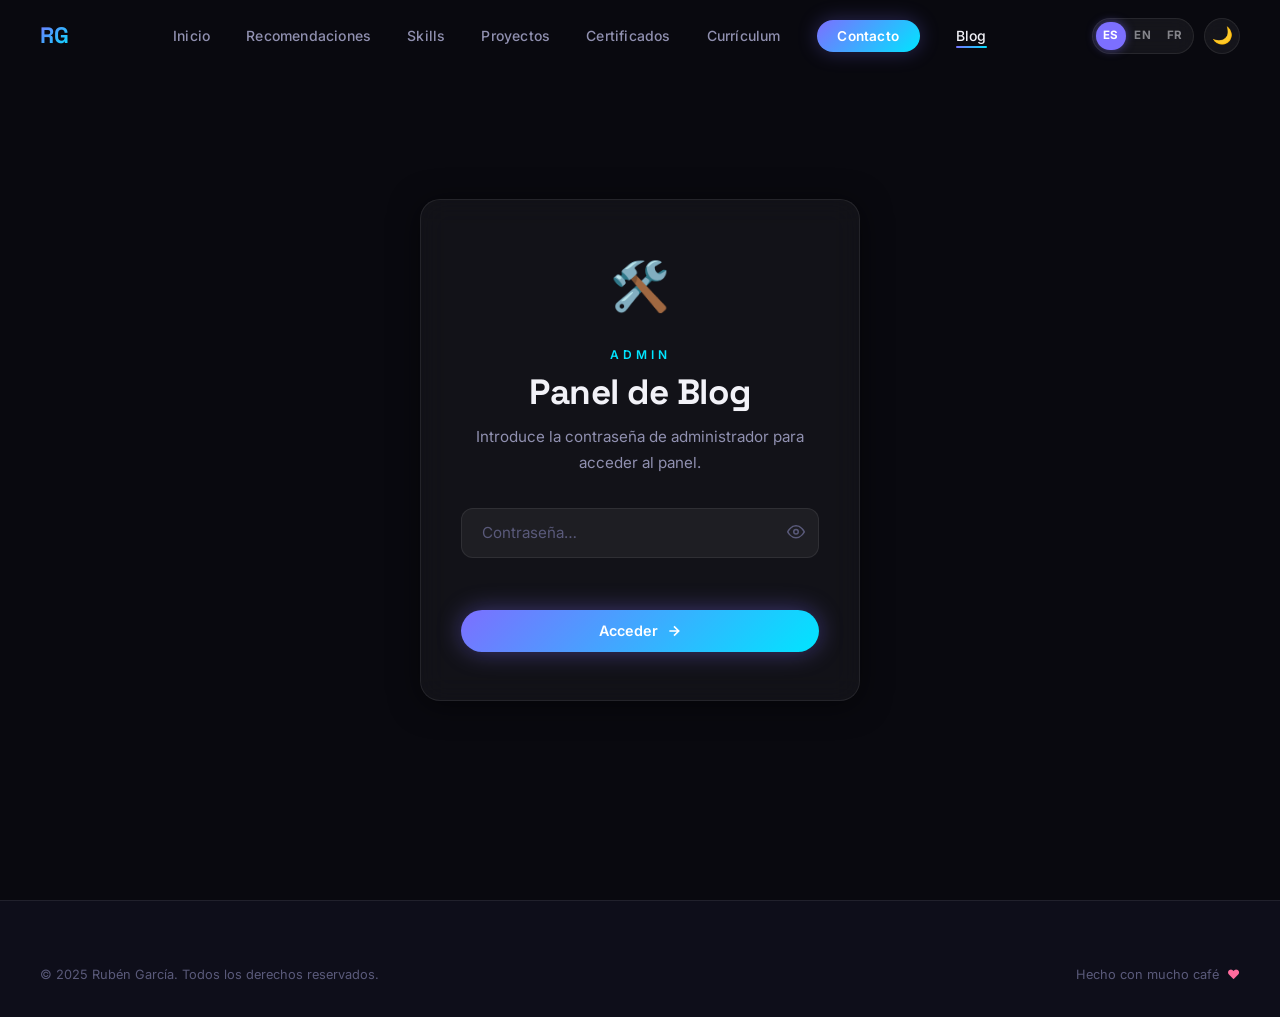
<file: blog-admin.html>
<!DOCTYPE html>
<html lang="es" data-theme="dark">
<head>
  <meta charset="UTF-8" />
  <meta name="viewport" content="width=device-width, initial-scale=1.0" />
  <meta name="description" content="Panel de administración del blog — Rubén García." />
  <title>Admin Blog — Rubén García</title>
  <link rel="stylesheet" href="css/styles.css?v=4bb4308" />
  <link rel="icon" href="data:image/svg+xml,<svg xmlns='http://www.w3.org/2000/svg' viewBox='0 0 32 32'><circle cx='16' cy='16' r='16' fill='%237c6fff'/><text y='22' x='7' font-size='18' font-family='sans-serif' fill='white'>R</text></svg>" />
  <style>
    .visibility-toggle { display:flex; gap:0.5rem; margin-top:0.4rem; }
    .vis-btn { flex:1; padding:0.55rem; border:1.5px solid var(--border); border-radius:8px; background:transparent;
      color:var(--text-secondary); cursor:pointer; font-size:0.84rem; font-weight:500; transition:all .2s; }
    .vis-btn.active           { border-color:var(--accent-purple); background:rgba(124,111,255,.15); color:var(--accent-purple); }
    .vis-btn.active-public    { border-color:var(--accent-cyan);   background:rgba(0,229,255,.12);   color:var(--accent-cyan); }
    .vis-btn.active-protected { border-color:#ff9f43; background:rgba(255,159,67,.12); color:#ff9f43; }
    .vis-btn.active-hidden    { border-color:var(--text-muted); background:rgba(90,90,122,.12); color:var(--text-muted); }
    .post-pw-field { transition:max-height .3s ease, opacity .3s; max-height:0; opacity:0; overflow:hidden; }
    .post-pw-field.visible { max-height:120px; opacity:1; }
    .admin-badge-public  { background:rgba(0,229,255,.15); color:var(--accent-cyan);  border:1px solid rgba(0,229,255,.3); }
    .admin-badge-private { background:rgba(255,107,107,.12); color:#ff6b6b; border:1px solid rgba(255,107,107,.3); }
    .admin-badge-legacy  { background:rgba(255,200,100,.12); color:#ffc864; border:1px solid rgba(255,200,100,.3); }
    .github-token-ok   { background:rgba(100,220,120,.12); color:#64dc78; border:1px solid rgba(100,220,120,.3); font-size:0.78rem; padding:0.2rem 0.7rem; border-radius:20px; }
    .github-token-none { background:rgba(255,107,107,.10); color:#ff6b6b; border:1px solid rgba(255,107,107,.3); font-size:0.78rem; padding:0.2rem 0.7rem; border-radius:20px; }
    .admin-card-collapsible .admin-card-header { cursor:pointer; user-select:none; }
    .admin-card-collapsible .admin-card-chevron { transition:transform .25s; flex-shrink:0; color:var(--text-muted); }
    .admin-card-collapsible.collapsed .admin-card-chevron { transform:rotate(-90deg); }
    .admin-card-body { display:grid; grid-template-rows:1fr; transition:grid-template-rows .3s ease; }
    .admin-card-collapsible.collapsed .admin-card-body { grid-template-rows:0fr; }
    .admin-card-body > * { overflow:hidden; }

    /* ── Markdown editor ─────────────────────────────────────── */
    .md-editor { border:1px solid var(--border); border-radius:var(--radius); transition:border-color .2s, box-shadow .2s; }
    .md-editor:focus-within { border-color:var(--accent-purple); box-shadow:0 0 0 3px rgba(124,111,255,0.15); }
    .md-toolbar {
      position:sticky; top:calc(var(--nav-height) + 4px); z-index:20;
      display:flex; align-items:center; flex-wrap:wrap; gap:0.35rem;
      padding:0.45rem 0.55rem;
      background:var(--bg-secondary);
      border-bottom:1px solid var(--border);
      border-radius:var(--radius) var(--radius) 0 0;
    }
    .md-toolbar.stuck { box-shadow:0 6px 18px rgba(0,0,0,.35); border-radius:0 0 var(--radius) var(--radius); }
    .md-group { display:flex; gap:0.15rem; }
    .md-sep { width:1px; height:22px; background:var(--border); margin:0 0.2rem; }
    .md-btn {
      display:inline-flex; align-items:center; justify-content:center;
      min-width:34px; height:32px; padding:0 0.5rem;
      border:1px solid transparent; border-radius:8px; background:transparent;
      color:var(--text-secondary); cursor:pointer; font-size:0.9rem; font-family:var(--font-body);
      transition:background .15s, color .15s, border-color .15s;
    }
    .md-btn-text { font-size:0.8rem; font-weight:600; }
    .md-btn:hover { background:rgba(124,111,255,.12); color:var(--text-primary); }
    .md-btn:focus-visible { outline:none; border-color:var(--accent-purple); }
    .md-btn.active { background:rgba(124,111,255,.2); color:var(--accent-purple); border-color:rgba(124,111,255,.4); }
    .md-toolbar-hint { margin-left:auto; font-size:0.72rem; color:var(--text-muted); white-space:nowrap; padding-right:0.25rem; }
    .md-textarea.admin-textarea {
      border:none; border-radius:0 0 var(--radius) var(--radius); box-shadow:none !important;
      resize:none; overflow:hidden; min-height:320px; display:block;
    }
    .md-tabs { display:flex; gap:0.15rem; background:rgba(124,111,255,.08); border-radius:9px; padding:2px; }
    .md-tab {
      height:28px; padding:0 0.7rem; border:none; border-radius:7px; background:transparent;
      color:var(--text-secondary); font-size:0.78rem; font-weight:600; cursor:pointer; font-family:var(--font-body);
      transition:background .15s, color .15s;
    }
    .md-tab:hover { color:var(--text-primary); }
    .md-tab.active { background:var(--accent-purple); color:#fff; }
    .md-format { display:flex; align-items:center; flex-wrap:wrap; gap:0.35rem; }
    .md-editor.previewing .md-format { display:none; }
    .md-editor.previewing .md-textarea { display:none; }
    .md-preview { display:none; padding:1.25rem 1.5rem 2rem; min-height:320px; font-size:1rem; line-height:1.85; color:var(--text-secondary); }
    .md-editor.previewing .md-preview { display:block; }
    .md-preview-title { font-family:var(--font-heading); font-size:1.8rem; font-weight:700; color:var(--text-primary); margin-bottom:1rem; line-height:1.3; }
    .md-preview-empty { color:var(--text-muted); font-style:italic; }

    /* Estado de publicación */
    .admin-badge-published   { background:rgba(100,220,120,.12); color:#64dc78; border:1px solid rgba(100,220,120,.3); }
    .admin-badge-unpublished { background:rgba(255,200,100,.12); color:#ffc864; border:1px solid rgba(255,200,100,.35); }
    .admin-badge-modified    { background:rgba(0,229,255,.10);   color:var(--accent-cyan); border:1px solid rgba(0,229,255,.3); }
    .publish-summary { font-size:0.82rem; border-radius:10px; padding:0.6rem 0.9rem; margin-bottom:1rem; display:flex; align-items:center; gap:0.6rem; flex-wrap:wrap; }
    .publish-summary.pending { background:rgba(255,200,100,.08); border:1px solid rgba(255,200,100,.3); color:#ffc864; }
    .publish-summary.clean   { background:rgba(100,220,120,.07); border:1px solid rgba(100,220,120,.25); color:#64dc78; }
    .publish-summary .btn { font-size:0.75rem; padding:0.3rem 0.8rem; margin-left:auto; }
      background:rgba(255,107,107,.08); border:1px solid rgba(255,107,107,.3); color:#ff8f8f; }
    [data-theme="light"] .admin-badge-published, [data-theme="light"] .publish-summary.clean { color:#1f8f3a; }
    [data-theme="light"] .admin-badge-unpublished, [data-theme="light"] .publish-summary.pending { color:#a86a00; }
    [data-theme="light"] .admin-badge-modified { color:#0090a8; }
    [data-theme="light"] .md-toolbar.stuck { box-shadow:0 6px 18px rgba(20,20,60,.12); }
    /* Que el cursor no quede tapado por la barra fija al navegar con el teclado */
    html { scroll-padding-top:calc(var(--nav-height) + 64px); scroll-padding-bottom:24px; }
    @media (max-width:640px) {
      .md-toolbar-hint { display:none; }
      .md-btn { min-width:30px; padding:0 0.35rem; }
    }
  </style>
</head>
<body>

  <!-- NAV -->
  <nav class="nav" id="nav" role="navigation" aria-label="Menú principal">
    <div class="nav-container">
      <a href="index.html" class="nav-logo" aria-label="Inicio">RG</a>
      <ul class="nav-links" role="list">
        <li><a href="index.html"         class="nav-link">Inicio</a></li>
        <li><a href="index.html#recommendations" class="nav-link">Recomendaciones</a></li>
        <li><a href="index.html#skills"  class="nav-link">Skills</a></li>
        <li><a href="projects.html"      class="nav-link">Proyectos</a></li>
        <li><a href="certificados.html"  class="nav-link">Certificados</a></li>
        <li><a href="index.html#cv"      class="nav-link">Currículum</a></li>
        <li><a href="index.html#contact" class="nav-link nav-cta">Contacto</a></li>
        <li><a href="blog.html"          class="nav-link active">Blog</a></li>
      </ul>
      <div class="nav-controls">
        <div class="lang-switcher" role="group" aria-label="Idioma">
          <button class="lang-btn" data-lang="es" aria-pressed="true"  title="Español">ES</button>
          <button class="lang-btn" data-lang="en" aria-pressed="false" title="English">EN</button>
          <button class="lang-btn" data-lang="fr" aria-pressed="false" title="Français">FR</button>
        </div>
        <button class="theme-toggle" id="theme-toggle" aria-label="Cambiar tema">
          <span class="theme-icon-sun">☀️</span>
          <span class="theme-icon-moon">🌙</span>
        </button>
      </div>
      <button class="nav-hamburger" id="nav-hamburger" aria-label="Abrir menú" aria-expanded="false">
        <span></span><span></span><span></span>
      </button>
    </div>
  </nav>

  <!-- Mobile drawer -->
  <nav class="nav-mobile" id="nav-mobile" aria-label="Menú móvil">
    <a href="index.html"         class="nav-link">Inicio</a>
    <a href="index.html#recommendations" class="nav-link">Recomendaciones</a>
    <a href="index.html#skills"  class="nav-link">Skills</a>
    <a href="projects.html"      class="nav-link">Proyectos</a>
    <a href="certificados.html"  class="nav-link">Certificados</a>
    <a href="index.html#cv"      class="nav-link">Currículum</a>
    <a href="index.html#contact" class="nav-link">Contacto</a>
    <a href="blog.html"          class="nav-link">Blog</a>
  </nav>

  <main class="admin-page">

    <!-- LOCK SCREEN -->
    <div id="admin-lock" style="min-height:100vh; display:flex; align-items:center; justify-content:center; padding:2rem;">
      <div class="blog-lock-card reveal" style="max-width:440px; width:100%;">
        <div class="blog-lock-icon">🛠️</div>
        <span class="section-label" style="display:block; margin-bottom:0.5rem;">Admin</span>
        <h1 class="blog-lock-title">Panel de Blog</h1>
        <p class="blog-lock-desc">Introduce la contraseña de administrador para acceder al panel.</p>
        <form id="admin-lock-form" class="blog-lock-form" autocomplete="off">
          <div class="blog-password-wrap">
            <input type="password" id="admin-password" class="blog-password-input"
              placeholder="Contraseña…" aria-label="Contraseña" autocomplete="new-password" />
            <button type="button" class="blog-eye-btn" id="admin-eye-btn" aria-label="Mostrar contraseña">
              <svg id="eye-open"   width="18" height="18" viewBox="0 0 24 24" fill="none" stroke="currentColor" stroke-width="2"><path d="M1 12s4-8 11-8 11 8 11 8-4 8-11 8-11-8-11-8z"/><circle cx="12" cy="12" r="3"/></svg>
              <svg id="eye-closed" width="18" height="18" viewBox="0 0 24 24" fill="none" stroke="currentColor" stroke-width="2" style="display:none"><path d="M17.94 17.94A10.07 10.07 0 0112 20c-7 0-11-8-11-8a18.45 18.45 0 015.06-5.94M9.9 4.24A9.12 9.12 0 0112 4c7 0 11 8 11 8a18.5 18.5 0 01-2.16 3.19m-6.72-1.07a3 3 0 11-4.24-4.24"/><line x1="1" y1="1" x2="23" y2="23"/></svg>
            </button>
          </div>
          <p class="blog-error" id="admin-error" aria-live="polite"></p>
          <button type="submit" id="admin-submit" class="btn btn-primary blog-submit">
            <span>Acceder</span>
            <svg width="16" height="16" viewBox="0 0 24 24" fill="none" stroke="currentColor" stroke-width="2.5"><path d="M5 12h14M12 5l7 7-7 7"/></svg>
          </button>
        </form>
      </div>
    </div>

    <!-- ADMIN CONTENT -->
    <div id="admin-content" style="display:none;">

      <!-- Hero -->
      <div class="admin-hero">
        <span class="section-label">Admin</span>
        <h1 class="page-hero-title" style="margin-bottom:0.5rem;">
          Panel de <span class="gradient-text">Blog</span>
        </h1>
        <p class="page-hero-subtitle">Crea, gestiona y exporta posts cifrados.</p>
        <div style="display:flex; gap:0.75rem; justify-content:center; margin-top:1.5rem; flex-wrap:wrap;">
          <a href="blog.html" class="btn btn-outline" style="font-size:0.85rem;">
            <svg width="14" height="14" viewBox="0 0 24 24" fill="none" stroke="currentColor" stroke-width="2.5"><path d="M19 12H5M12 5l-7 7 7 7"/></svg>
            Volver al blog
          </a>
          <button id="admin-logout" class="btn btn-outline" style="font-size:0.85rem;">
            <svg width="14" height="14" viewBox="0 0 24 24" fill="none" stroke="currentColor" stroke-width="2"><path d="M9 21H5a2 2 0 01-2-2V5a2 2 0 012-2h4M16 17l5-5-5-5M21 12H9"/></svg>
            Cerrar sesión
          </button>
        </div>
      </div>

      <div class="admin-section">

        <!-- ALERT -->
        <div id="admin-alert" style="display:none;"></div>

        <!-- ══════════════════════════════════════
             NUEVO / EDITAR POST
        ════════════════════════════════════════ -->
        <div class="admin-card">
          <div class="admin-card-header">
            <h2 class="admin-card-title">✍️ <span id="form-card-title">Nuevo post</span></h2>
            <button id="btn-toggle-form" class="btn btn-primary" style="font-size:0.82rem; padding:0.5rem 1.2rem;">
              + Crear post
            </button>
          </div>

          <div class="admin-form-wrap" id="new-post-form-wrap">
            <form class="admin-form" id="new-post-form" autocomplete="off">

              <div class="admin-row">
                <div class="admin-field">
                  <label class="admin-label" for="f-emoji">Emoji</label>
                  <input type="text" id="f-emoji" class="admin-input" placeholder="📝" maxlength="4" />
                </div>
                <div class="admin-field">
                  <label class="admin-label" for="f-date">Fecha</label>
                  <input type="date" id="f-date" class="admin-input" />
                </div>
              </div>

              <div class="admin-field">
                <label class="admin-label" for="f-title">Título</label>
                <input type="text" id="f-title" class="admin-input" placeholder="Título del post…" required />
              </div>

              <div class="admin-field">
                <label class="admin-label">Etiquetas <span style="font-weight:400;text-transform:none;letter-spacing:0;color:var(--text-muted)">(Enter o coma para añadir)</span></label>
                <div class="admin-tag-box" id="tag-box" onclick="document.getElementById('tag-input').focus()">
                  <input type="text" id="tag-input" class="admin-tag-input" placeholder="Añadir etiqueta…" autocomplete="off" />
                </div>
              </div>

              <div class="admin-field">
                <label class="admin-label" for="f-body">Contenido <span style="font-weight:400;text-transform:none;letter-spacing:0;color:var(--text-muted)">(Markdown)</span></label>
                <div class="md-editor">
                  <div class="md-toolbar" id="md-toolbar" role="toolbar" aria-label="Formato del contenido">
                    <div class="md-tabs" role="tablist">
                      <button type="button" class="md-tab active" data-tab="write"   role="tab" aria-selected="true">✏️ Escribir</button>
                      <button type="button" class="md-tab"        data-tab="preview" role="tab" aria-selected="false" title="Vista previa (Ctrl+Alt+P)">👁 Vista previa</button>
                    </div>
                    <div class="md-format" id="md-format">
                    <span class="md-sep" aria-hidden="true"></span>
                    <div class="md-group">
                      <button type="button" class="md-btn md-btn-text" data-md="h2" title="Título (Ctrl+Alt+2)">Título</button>
                      <button type="button" class="md-btn md-btn-text" data-md="h3" title="Subtítulo (Ctrl+Alt+3)">Subtítulo</button>
                      <button type="button" class="md-btn md-btn-text" data-md="p"  title="Texto normal (Ctrl+Alt+0)">Normal</button>
                    </div>
                    <span class="md-sep" aria-hidden="true"></span>
                    <div class="md-group">
                      <button type="button" class="md-btn" data-md="bold"   title="Negrita (Ctrl+B)"><b>B</b></button>
                      <button type="button" class="md-btn" data-md="italic" title="Cursiva (Ctrl+I)"><i style="font-family:Georgia,serif;">I</i></button>
                      <button type="button" class="md-btn" data-md="code"   title="Código en línea (Ctrl+E)">
                        <svg width="16" height="16" viewBox="0 0 24 24" fill="none" stroke="currentColor" stroke-width="2.2" stroke-linecap="round" stroke-linejoin="round"><path d="M16 18l6-6-6-6M8 6l-6 6 6 6"/></svg>
                      </button>
                      <button type="button" class="md-btn" data-md="codeblock" title="Bloque de código (Ctrl+Shift+E)">
                        <svg width="16" height="16" viewBox="0 0 24 24" fill="none" stroke="currentColor" stroke-width="2" stroke-linecap="round" stroke-linejoin="round"><rect x="3" y="4" width="18" height="16" rx="2"/><path d="M10 10l-2 2 2 2M14 10l2 2-2 2"/></svg>
                      </button>
                      <button type="button" class="md-btn" data-md="link" title="Enlace (Ctrl+K)">
                        <svg width="16" height="16" viewBox="0 0 24 24" fill="none" stroke="currentColor" stroke-width="2" stroke-linecap="round" stroke-linejoin="round"><path d="M10 13a5 5 0 007.07 0l3-3a5 5 0 00-7.07-7.07l-1.5 1.5"/><path d="M14 11a5 5 0 00-7.07 0l-3 3a5 5 0 007.07 7.07l1.5-1.5"/></svg>
                      </button>
                    </div>
                    <span class="md-sep" aria-hidden="true"></span>
                    <div class="md-group">
                      <button type="button" class="md-btn" data-md="list" title="Lista con viñetas (Ctrl+Shift+8)">
                        <svg width="16" height="16" viewBox="0 0 24 24" fill="none" stroke="currentColor" stroke-width="2" stroke-linecap="round"><path d="M9 6h11M9 12h11M9 18h11"/><circle cx="4" cy="6" r="1" fill="currentColor"/><circle cx="4" cy="12" r="1" fill="currentColor"/><circle cx="4" cy="18" r="1" fill="currentColor"/></svg>
                      </button>
                      <button type="button" class="md-btn" data-md="hr" title="Línea separadora">
                        <svg width="16" height="16" viewBox="0 0 24 24" fill="none" stroke="currentColor" stroke-width="2" stroke-linecap="round"><path d="M3 12h18"/><path d="M8 6h8M8 18h8" opacity=".4"/></svg>
                      </button>
                    </div>
                    </div><!-- /md-format -->
                    <span class="md-toolbar-hint" id="md-hint"></span>
                  </div>
                  <textarea id="f-body" class="admin-textarea md-textarea" placeholder="Empieza a escribir…&#10;&#10;Usa la barra de arriba para añadir títulos, negritas, código o enlaces." required></textarea>
                  <div class="md-preview blog-md" id="md-preview" aria-live="polite"></div>
                </div>
              </div>

              <!-- IMÁGENES -->
              <div class="admin-field">
                <label class="admin-label">Imágenes <span style="font-weight:400;text-transform:none;letter-spacing:0;color:var(--text-muted)">(URL o subir archivo)</span></label>
                <div class="admin-image-list" id="image-list"></div>
                <div style="display:flex; gap:0.6rem; margin-top:0.5rem; flex-wrap:wrap;">
                  <button type="button" id="btn-add-url" class="btn btn-outline" style="font-size:0.8rem; padding:0.45rem 1rem;">+ Añadir URL</button>
                  <label class="btn btn-outline" style="font-size:0.8rem; padding:0.45rem 1rem; cursor:pointer; margin:0;">
                    📁 Subir imagen
                    <input type="file" id="file-upload" accept="image/*" style="display:none;" multiple />
                  </label>
                </div>
                <p style="font-size:0.75rem; color:var(--text-muted); margin-top:0.4rem;">
                  Las imágenes subidas se codifican en Base64 (no se guardan en el servidor).
                </p>
              </div>

              <!-- TIPO -->
              <div class="admin-field">
                <label class="admin-label">Tipo</label>
                <div class="visibility-toggle">
                  <button type="button" id="vis-public"  class="vis-btn active-public active" data-vis="public">🌐 Público</button>
                  <button type="button" id="vis-private" class="vis-btn" data-vis="private">🔐 Privado</button>
                </div>
                <p style="font-size:0.78rem; color:var(--text-muted); margin-top:0.4rem;" id="vis-desc">
                  Los posts públicos son visibles para todos sin contraseña.
                </p>
              </div>

              <!-- CONTRASEÑA DEL POST -->
              <div class="admin-field post-pw-field" id="post-pw-field">
                <label class="admin-label" for="f-post-password">
                  Contraseña del post
                  <span style="font-weight:400;text-transform:none;letter-spacing:0;color:var(--text-muted)">(mínimo 6 caracteres)</span>
                </label>
                <div class="blog-password-wrap" style="margin-top:0.4rem;">
                  <input type="password" id="f-post-password" class="admin-input blog-password-input"
                    placeholder="Contraseña exclusiva de este post…" autocomplete="new-password" minlength="6" />
                  <button type="button" class="blog-eye-btn" id="post-pw-eye" aria-label="Mostrar contraseña">
                    <svg id="ppw-eye-open"   width="18" height="18" viewBox="0 0 24 24" fill="none" stroke="currentColor" stroke-width="2"><path d="M1 12s4-8 11-8 11 8 11 8-4 8-11 8-11-8-11-8z"/><circle cx="12" cy="12" r="3"/></svg>
                    <svg id="ppw-eye-closed" width="18" height="18" viewBox="0 0 24 24" fill="none" stroke="currentColor" stroke-width="2" style="display:none"><path d="M17.94 17.94A10.07 10.07 0 0112 20c-7 0-11-8-11-8a18.45 18.45 0 015.06-5.94M9.9 4.24A9.12 9.12 0 0112 4c7 0 11 8 11 8a18.5 18.5 0 01-2.16 3.19m-6.72-1.07a3 3 0 11-4.24-4.24"/><line x1="1" y1="1" x2="23" y2="23"/></svg>
                  </button>
                </div>
              </div>

              <!-- VISIBILIDAD EN LISTADO -->
              <div class="admin-field">
                <label class="admin-label">Visibilidad en listado</label>
                <div class="visibility-toggle">
                  <button type="button" id="vis-mode-visible"   class="vis-btn active-public active">👁 Visible</button>
                  <button type="button" id="vis-mode-protected" class="vis-btn">🌫 Protegido</button>
                  <button type="button" id="vis-mode-hidden"    class="vis-btn">🚫 Solo link</button>
                </div>
                <p style="font-size:0.78rem; color:var(--text-muted); margin-top:0.4rem;" id="listed-desc">
                  El post aparecerá en el listado del blog normalmente.
                </p>
              </div>

              <div style="display:flex; gap:0.75rem; flex-wrap:wrap; margin-top:0.5rem;">
                <button type="submit" id="btn-save-post" class="btn btn-primary">
                  🔐 Cifrar y guardar
                </button>
                <button type="button" id="btn-cancel-form" class="btn btn-outline">Cancelar</button>
              </div>

            </form>
          </div>
        </div>

        <!-- ══════════════════════════════════════
             LISTA DE POSTS
        ════════════════════════════════════════ -->
        <div class="admin-card">
          <div class="admin-card-header">
            <h2 class="admin-card-title">📋 Posts publicados</h2>
            <span id="posts-count" style="font-size:0.82rem; color:var(--text-muted);"></span>
          </div>
          <div id="publish-summary" class="publish-summary" style="display:none;"></div>
          <div class="admin-post-list" id="admin-post-list">
            <!-- JS render -->
          </div>
        </div>

        <!-- ══════════════════════════════════════
             EXPORTAR
        ════════════════════════════════════════ -->
        <div class="admin-card">
          <div class="admin-card-header">
            <h2 class="admin-card-title">📤 Exportar a data.json</h2>
            <div style="display:flex; gap:0.5rem; flex-wrap:wrap;">
              <button id="btn-export" class="btn btn-outline" style="font-size:0.82rem; padding:0.5rem 1.1rem;">
                Generar snippet
              </button>
              <button id="btn-publish" class="btn btn-primary" style="font-size:0.82rem; padding:0.5rem 1.1rem;">
                🚀 Publicar en GitHub
              </button>
            </div>
          </div>
          <p style="font-size:0.88rem; color:var(--text-secondary); margin-bottom:1rem; line-height:1.7;">
            Genera el JSON listo para reemplazar
            <code style="background:rgba(124,111,255,0.12);color:var(--accent-cyan);padding:0.1em 0.4em;border-radius:4px;font-size:0.85em;">js/data.json</code>,
            o publícalo directamente en GitHub con un commit automático.
          </p>
          <textarea id="export-area" class="admin-export-area" readonly placeholder="Pulsa «Generar snippet» para ver el código…" style="display:none;"></textarea>
          <button id="btn-copy-export" class="btn btn-outline" style="margin-top:0.75rem; font-size:0.82rem; padding:0.5rem 1.1rem; display:none;">
            📋 Copiar al portapapeles
          </button>
        </div>

        <!-- ══════════════════════════════════════
             CONFIGURACIÓN GITHUB
        ════════════════════════════════════════ -->
        <div class="admin-card admin-card-collapsible" id="github-config-card">
          <div class="admin-card-header">
            <h2 class="admin-card-title">⚙️ Configuración GitHub</h2>
            <div style="display:flex;align-items:center;gap:0.75rem;">
              <span id="github-token-status-badge"></span>
              <svg class="admin-card-chevron" width="16" height="16" viewBox="0 0 24 24" fill="none" stroke="currentColor" stroke-width="2.5"><path d="M6 9l6 6 6-6"/></svg>
            </div>
          </div>
          <div class="admin-card-body"><div>
          <p style="font-size:0.88rem; color:var(--text-secondary); margin-bottom:1rem; line-height:1.7; margin-top:0.25rem;">
            Token con permiso <code style="background:rgba(124,111,255,0.12);color:var(--accent-cyan);padding:0.1em 0.4em;border-radius:4px;font-size:0.85em;">contents:write</code>
            sobre <code style="background:rgba(124,111,255,0.12);color:var(--accent-cyan);padding:0.1em 0.4em;border-radius:4px;font-size:0.85em;">rgbarco99/rgbarco99.github.io</code>.
            Se guarda <strong>cifrado con tu contraseña de admin</strong> en
            <code style="background:rgba(124,111,255,0.12);color:var(--accent-cyan);padding:0.1em 0.4em;border-radius:4px;font-size:0.85em;">js/admin-config.json</code>
            y lo comparten todos los paneles y dispositivos.
          </p>
          <form id="github-token-form" autocomplete="off">
            <div class="admin-field">
              <label class="admin-label" for="f-github-token">Sustituir token</label>
              <div class="blog-password-wrap" style="margin-top:0.4rem;">
                <input type="password" id="f-github-token" class="admin-input blog-password-input"
                  placeholder="github_pat_…" autocomplete="off" />
                <button type="button" class="blog-eye-btn" id="github-token-eye" aria-label="Mostrar token">
                  <svg id="gt-eye-open"   width="18" height="18" viewBox="0 0 24 24" fill="none" stroke="currentColor" stroke-width="2"><path d="M1 12s4-8 11-8 11 8 11 8-4 8-11 8-11-8-11-8z"/><circle cx="12" cy="12" r="3"/></svg>
                  <svg id="gt-eye-closed" width="18" height="18" viewBox="0 0 24 24" fill="none" stroke="currentColor" stroke-width="2" style="display:none"><path d="M17.94 17.94A10.07 10.07 0 0112 20c-7 0-11-8-11-8a18.45 18.45 0 015.06-5.94M9.9 4.24A9.12 9.12 0 0112 4c7 0 11 8 11 8a18.5 18.5 0 01-2.16 3.19m-6.72-1.07a3 3 0 11-4.24-4.24"/><line x1="1" y1="1" x2="23" y2="23"/></svg>
                </button>
              </div>
            </div>
            <div style="display:flex; gap:0.75rem; flex-wrap:wrap; margin-top:0.5rem;">
              <button type="submit" id="btn-save-token" class="btn btn-primary" style="font-size:0.85rem;">
                🔄 Verificar y guardar token
              </button>
            </div>
            <p style="font-size:0.78rem; color:var(--text-muted); margin-top:0.5rem; line-height:1.6;">
              Se comprueba con GitHub que el token puede escribir en el repo y se publica cifrado.
              Úsalo cuando el token caduque o lo revoques.
            </p>
          </form>
          </div></div>
        </div>

        <!-- ══════════════════════════════════════
             CAMBIAR CONTRASEÑA DE ADMIN
        ════════════════════════════════════════ -->
        <div class="admin-card admin-card-collapsible collapsed" id="change-pw-card">
          <div class="admin-card-header">
            <h2 class="admin-card-title">🔑 Cambiar contraseña de admin</h2>
            <svg class="admin-card-chevron" width="16" height="16" viewBox="0 0 24 24" fill="none" stroke="currentColor" stroke-width="2.5"><path d="M6 9l6 6 6-6"/></svg>
          </div>
          <div class="admin-card-body"><div>
          <p style="font-size:0.88rem; color:var(--text-secondary); margin-bottom:1rem; line-height:1.7; margin-top:0.25rem;">
            Re-cifra el token de GitHub y la clave de los posts privados con la nueva contraseña y publica
            <code style="font-size:0.85em;">js/admin-config.json</code>. Se aplica a <strong>todos los paneles y dispositivos</strong>
            (tras ~1 minuto de despliegue). Después se cerrará la sesión.
          </p>
          <form id="change-pw-form" autocomplete="off">
            <div class="admin-field">
              <label class="admin-label" for="f-old-pw">Contraseña actual</label>
              <div class="blog-password-wrap" style="margin-top:0.4rem;">
                <input type="password" id="f-old-pw" class="admin-input blog-password-input"
                  placeholder="Contraseña actual…" autocomplete="current-password" required />
                <button type="button" class="blog-eye-btn" data-eye-input="f-old-pw" aria-label="Mostrar contraseña">
                  <svg class="eye-open-svg"   width="18" height="18" viewBox="0 0 24 24" fill="none" stroke="currentColor" stroke-width="2"><path d="M1 12s4-8 11-8 11 8 11 8-4 8-11 8-11-8-11-8z"/><circle cx="12" cy="12" r="3"/></svg>
                  <svg class="eye-closed-svg" width="18" height="18" viewBox="0 0 24 24" fill="none" stroke="currentColor" stroke-width="2" style="display:none"><path d="M17.94 17.94A10.07 10.07 0 0112 20c-7 0-11-8-11-8a18.45 18.45 0 015.06-5.94M9.9 4.24A9.12 9.12 0 0112 4c7 0 11 8 11 8a18.5 18.5 0 01-2.16 3.19m-6.72-1.07a3 3 0 11-4.24-4.24"/><line x1="1" y1="1" x2="23" y2="23"/></svg>
                </button>
              </div>
            </div>
            <div class="admin-field">
              <label class="admin-label" for="f-new-pw">Nueva contraseña <span style="font-weight:400;text-transform:none;letter-spacing:0;color:var(--text-muted)">(mínimo 12 caracteres)</span></label>
              <div class="blog-password-wrap" style="margin-top:0.4rem;">
                <input type="password" id="f-new-pw" class="admin-input blog-password-input"
                  placeholder="Nueva contraseña…" autocomplete="new-password" minlength="12" required />
                <button type="button" class="blog-eye-btn" data-eye-input="f-new-pw" aria-label="Mostrar contraseña">
                  <svg class="eye-open-svg"   width="18" height="18" viewBox="0 0 24 24" fill="none" stroke="currentColor" stroke-width="2"><path d="M1 12s4-8 11-8 11 8 11 8-4 8-11 8-11-8-11-8z"/><circle cx="12" cy="12" r="3"/></svg>
                  <svg class="eye-closed-svg" width="18" height="18" viewBox="0 0 24 24" fill="none" stroke="currentColor" stroke-width="2" style="display:none"><path d="M17.94 17.94A10.07 10.07 0 0112 20c-7 0-11-8-11-8a18.45 18.45 0 015.06-5.94M9.9 4.24A9.12 9.12 0 0112 4c7 0 11 8 11 8a18.5 18.5 0 01-2.16 3.19m-6.72-1.07a3 3 0 11-4.24-4.24"/><line x1="1" y1="1" x2="23" y2="23"/></svg>
                </button>
              </div>
            </div>
            <div class="admin-field">
              <label class="admin-label" for="f-confirm-pw">Confirmar nueva contraseña</label>
              <div class="blog-password-wrap" style="margin-top:0.4rem;">
                <input type="password" id="f-confirm-pw" class="admin-input blog-password-input"
                  placeholder="Repite la nueva contraseña…" autocomplete="new-password" required />
                <button type="button" class="blog-eye-btn" data-eye-input="f-confirm-pw" aria-label="Mostrar contraseña">
                  <svg class="eye-open-svg"   width="18" height="18" viewBox="0 0 24 24" fill="none" stroke="currentColor" stroke-width="2"><path d="M1 12s4-8 11-8 11 8 11 8-4 8-11 8-11-8-11-8z"/><circle cx="12" cy="12" r="3"/></svg>
                  <svg class="eye-closed-svg" width="18" height="18" viewBox="0 0 24 24" fill="none" stroke="currentColor" stroke-width="2" style="display:none"><path d="M17.94 17.94A10.07 10.07 0 0112 20c-7 0-11-8-11-8a18.45 18.45 0 015.06-5.94M9.9 4.24A9.12 9.12 0 0112 4c7 0 11 8 11 8a18.5 18.5 0 01-2.16 3.19m-6.72-1.07a3 3 0 11-4.24-4.24"/><line x1="1" y1="1" x2="23" y2="23"/></svg>
                </button>
              </div>
            </div>
            <p id="change-pw-error" style="font-size:0.83rem; color:#ff6b6b; min-height:1.2em; margin-top:0.25rem;"></p>
            <button type="submit" id="btn-change-pw" class="btn btn-primary" style="font-size:0.85rem; margin-top:0.25rem;">
              🔑 Cambiar contraseña y cerrar sesión
            </button>
          </form>
          </div></div>
        </div>

      </div><!-- /admin-section -->
    </div><!-- /admin-content -->

  </main>

  <footer class="footer" role="contentinfo">
    <div class="footer-inner">
      <div class="footer-bottom" style="border-top:none; padding-top:0;">
        <p>© 2025 Rubén García. Todos los derechos reservados.</p>
        <p class="footer-bottom-right">Hecho con mucho café <span class="footer-heart">♥</span></p>
      </div>
    </div>
  </footer>

  <script src="js/i18n.js?v=4bb4308"></script>
  <script src="js/blog-crypto.js?v=4bb4308"></script>
  <script src="js/admin-auth.js?v=4bb4308"></script>
  <script src="js/markdown.js?v=4bb4308"></script>
  <script>
  /* ════════════════════════════════════════════════════════════════════
     blog-admin.html — Panel de administración
  ════════════════════════════════════════════════════════════════════ */

  const ADMIN_AUTH    = '_admin_auth';
  const ADMIN_PW      = '_admin_pw';
  const LOCAL_KEY     = '_blog_local_posts';
  const DELETED_KEY   = '_blog_deleted_posts';

  const GITHUB_OWNER        = 'rgbarco99';
  const GITHUB_REPO         = 'rgbarco99.github.io';
  const GITHUB_BRANCH       = 'main';
  const GITHUB_DATA_FILE    = 'js/data.json';
  const GITHUB_VERSION_FILE = 'js/data-version.json';

  /* ── Theme ───────────────────────────────────────────────────────── */
  const savedTheme = localStorage.getItem('portfolio-theme') || 'dark';
  document.documentElement.setAttribute('data-theme', savedTheme);
  document.getElementById('theme-toggle')?.addEventListener('click', () => {
    const next = document.documentElement.getAttribute('data-theme') === 'dark' ? 'light' : 'dark';
    document.documentElement.setAttribute('data-theme', next);
    localStorage.setItem('portfolio-theme', next);
  });

  /* ── Nav ─────────────────────────────────────────────────────────── */
  const navEl = document.querySelector('.nav');
  window.addEventListener('scroll', () => navEl.classList.toggle('scrolled', window.scrollY > 20), { passive: true });
  const hamburger = document.getElementById('nav-hamburger');
  const mobileMenu = document.getElementById('nav-mobile');
  if (hamburger && mobileMenu) hamburger.addEventListener('click', () => {
    hamburger.classList.toggle('active'); mobileMenu.classList.toggle('open');
  });

  /* ── Scroll reveal ───────────────────────────────────────────────── */
  const revealObs = new IntersectionObserver(entries =>
    entries.forEach(e => { if (e.isIntersecting) e.target.classList.add('visible'); }),
    { threshold: 0.1 }
  );
  document.querySelectorAll('.reveal').forEach(el => revealObs.observe(el));

  /* ── Eye toggle (lock screen) ────────────────────────────────────── */
  const eyeBtn    = document.getElementById('admin-eye-btn');
  const pwInput   = document.getElementById('admin-password');
  const eyeOpen   = document.getElementById('eye-open');
  const eyeClosed = document.getElementById('eye-closed');
  if (eyeBtn) eyeBtn.addEventListener('click', () => {
    const t = pwInput.type === 'text';
    pwInput.type = t ? 'password' : 'text';
    eyeOpen.style.display   = t ? 'block' : 'none';
    eyeClosed.style.display = t ? 'none'  : 'block';
  });

  /* Eye toggle (post password) */
  document.getElementById('post-pw-eye')?.addEventListener('click', () => {
    const inp = document.getElementById('f-post-password');
    const t = inp.type === 'text';
    inp.type = t ? 'password' : 'text';
    document.getElementById('ppw-eye-open').style.display   = t ? 'block' : 'none';
    document.getElementById('ppw-eye-closed').style.display = t ? 'none'  : 'block';
  });

  /* ── Static posts (loaded via fetch) ────────────────────────────── */
  let _staticPosts = [];
  let _baseVersion = 0;   // versión de data.json sobre la que se está trabajando

  async function loadStaticPosts() {
    const pub = await adminAuth.loadPublished(GITHUB_VERSION_FILE, GITHUB_DATA_FILE);
    _staticPosts = pub.data;
    _baseVersion = pub.t;
    /* Copias locales idénticas a lo publicado (p. ej. de la versión anterior del panel) sobran */
    adminAuth.pruneLocalCopies(LOCAL_KEY, _staticPosts, stripPost);
    dropOutdatedPrivateCopies();
  }

  /** Copias locales de posts privados en formato antiguo (con postPasswordHash)
   *  cuando ya existe la versión publicada: están obsoletas y no se pueden descifrar. */
  function dropOutdatedPrivateCopies() {
    const published = new Set(_staticPosts.map(p => String(p.id)));
    const local = getLocalPosts();
    const kept  = local.filter(p => !(p.postPasswordHash && published.has(String(p.id))));
    if (kept.length !== local.length) saveLocalPosts(kept);
  }

  /* ── localStorage helpers ────────────────────────────────────────── */
  function getLocalPosts() {
    try { return JSON.parse(localStorage.getItem(LOCAL_KEY) || '[]'); } catch { return []; }
  }
  function saveLocalPosts(posts) { localStorage.setItem(LOCAL_KEY, JSON.stringify(posts)); }

  function getDeletedIds() {
    try { return JSON.parse(localStorage.getItem(DELETED_KEY) || '[]'); } catch { return []; }
  }
  function addDeletedId(id) {
    const ids = getDeletedIds();
    if (!ids.includes(String(id))) { ids.push(String(id)); localStorage.setItem(DELETED_KEY, JSON.stringify(ids)); }
  }

  function getAllPosts() {
    const deletedIds  = new Set(getDeletedIds());
    const staticPosts = _staticPosts
      .filter(p => !deletedIds.has(String(p.id)))
      .map(p => ({ ...p, _source: 'static' }));
    const localPosts  = getLocalPosts().map(p => ({ ...p, _source: 'local' }));
    const ids = new Set();
    const merged = [];
    for (const p of [...localPosts, ...staticPosts]) {
      const key = String(p.id);
      if (!ids.has(key)) { ids.add(key); merged.push(p); }
    }
    return merged.sort((a, b) => new Date(b.date) - new Date(a.date));
  }

  function isPublicPost(p)  { return p.public === true; }
  function isNewPrivate(p)  { return p.public === false && !!p.encryptedTitle; }
  function isLegacyPost(p)  { return p.public === undefined && p.encryptedBody; }
  function getVisibility(p) {
    if (p.visibility) return p.visibility;
    if (p.visible === false) return 'hidden';
    if (p.protected === true) return 'protected';
    return 'visible';
  }

  /* ── Estado de publicación (local vs. data.json) ─────────────────── */
  function stripPost({ _source, _plainTitle, ...rest }) { return rest; }
  const canon = adminAuth.canon;

  /** 'published' | 'new' | 'modified' */
  function publishStatus(p) {
    if (p._source !== 'local') return 'published';
    const st = _staticPosts.find(s => String(s.id) === String(p.id));
    if (!st) return 'new';
    return canon(stripPost(p)) === canon(stripPost(st)) ? 'published' : 'modified';
  }

  function pendingDeletions() {
    const staticIds = new Set(_staticPosts.map(p => String(p.id)));
    return getDeletedIds().filter(id => staticIds.has(String(id)));
  }

  function renderPublishSummary(posts) {
    const el  = document.getElementById('publish-summary');
    const nNew = posts.filter(p => publishStatus(p) === 'new').length;
    const nMod = posts.filter(p => publishStatus(p) === 'modified').length;
    const nDel = pendingDeletions().length;
    const total = nNew + nMod + nDel;
    el.style.display = 'flex';
    if (!total) {
      el.className = 'publish-summary clean';
      el.innerHTML = '✅ Todo está publicado. No hay cambios pendientes.';
      return;
    }
    const parts = [];
    if (nNew) parts.push(`${nNew} nuevo${nNew > 1 ? 's' : ''}`);
    if (nMod) parts.push(`${nMod} modificado${nMod > 1 ? 's' : ''}`);
    if (nDel) parts.push(`${nDel} borrado${nDel > 1 ? 's' : ''}`);
    el.className = 'publish-summary pending';
    el.innerHTML = `<span>⏳ <strong>${total} cambio${total > 1 ? 's' : ''} sin publicar</strong> (${parts.join(', ')}). Solo existen en este navegador.</span>
      <button type="button" class="btn btn-primary" onclick="document.getElementById('btn-publish').click()">🚀 Publicar ahora</button>`;
  }

  /* ── Alert ───────────────────────────────────────────────────────── */
  function showAlert(msg, type = 'success', opts = {}) {
    const el = document.getElementById('admin-alert');
    const closeBtn = opts.persistent
      ? `<button onclick="document.getElementById('admin-alert').style.display='none'"
           style="margin-left:auto;background:none;border:none;cursor:pointer;font-size:1.3rem;color:inherit;line-height:1;padding:0 0.2rem;flex-shrink:0;" aria-label="Cerrar">×</button>`
      : '';
    el.innerHTML = `<div class="admin-alert admin-alert-${type}" style="display:flex;align-items:center;gap:0.5rem;">
      ${type === 'success' ? '✅' : '❌'} <span style="flex:1">${msg}</span>${closeBtn}</div>`;
    el.style.display = 'block';
    if (opts.persistent) {
      el.scrollIntoView({ behavior: 'smooth', block: 'nearest' });
    } else {
      setTimeout(() => { el.style.display = 'none'; }, 4000);
    }
  }

  /* ── Format date ─────────────────────────────────────────────────── */
  function fmtDate(d) {
    return new Date(d + 'T12:00:00').toLocaleDateString('es', { year: 'numeric', month: 'short', day: 'numeric' });
  }

  /* ── Type toggle (public / private) ─────────────────────────────── */
  let currentVisibility = 'public';

  function setVisibility(vis) {
    currentVisibility = vis;
    const pubBtn  = document.getElementById('vis-public');
    const privBtn = document.getElementById('vis-private');
    const pwField = document.getElementById('post-pw-field');
    const desc    = document.getElementById('vis-desc');

    [pubBtn, privBtn].forEach(b => b.classList.remove('active', 'active-public'));

    if (vis === 'public') {
      pubBtn.classList.add('active', 'active-public');
      pwField.classList.remove('visible');
      document.getElementById('f-post-password').required = false;
      desc.textContent = 'Los posts públicos son visibles para todos sin contraseña.';
      document.getElementById('btn-save-post').innerHTML = '💾 Guardar post';
    } else {
      privBtn.classList.add('active');
      pwField.classList.add('visible');
      document.getElementById('f-post-password').required = true;
      desc.textContent = 'El título y el contenido se cifrarán con la contraseña del post.';
      document.getElementById('btn-save-post').innerHTML = '🔐 Cifrar y guardar';
    }
  }

  document.getElementById('vis-public').addEventListener('click',  () => setVisibility('public'));
  document.getElementById('vis-private').addEventListener('click', () => setVisibility('private'));

  /* ── Visibility mode (visible / protected / hidden) ─────────────── */
  let currentVisMode = 'visible';

  function setVisMode(val) {
    currentVisMode = val;
    const visBtn  = document.getElementById('vis-mode-visible');
    const protBtn = document.getElementById('vis-mode-protected');
    const hideBtn = document.getElementById('vis-mode-hidden');
    [visBtn, protBtn, hideBtn].forEach(b => b.classList.remove('active', 'active-public', 'active-protected', 'active-hidden'));
    const desc = document.getElementById('listed-desc');
    if (val === 'visible') {
      visBtn.classList.add('active', 'active-public');
      desc.textContent = 'El post aparecerá en el listado del blog normalmente.';
    } else if (val === 'protected') {
      protBtn.classList.add('active', 'active-protected');
      desc.textContent = 'El post aparece en el listado pero con el contenido difuminado para los visitantes.';
    } else {
      hideBtn.classList.add('active', 'active-hidden');
      desc.textContent = 'El post no aparece en el listado. Solo accesible con link directo o como administrador.';
    }
  }

  document.getElementById('vis-mode-visible').addEventListener('click',   () => setVisMode('visible'));
  document.getElementById('vis-mode-protected').addEventListener('click', () => setVisMode('protected'));
  document.getElementById('vis-mode-hidden').addEventListener('click',    () => setVisMode('hidden'));

  /* ── Tag input ───────────────────────────────────────────────────── */
  let tags = [];

  function renderTags() {
    const box   = document.getElementById('tag-box');
    const input = document.getElementById('tag-input');
    box.querySelectorAll('.admin-tag-pill').forEach(el => el.remove());
    tags.forEach(tag => {
      const pill = document.createElement('span');
      pill.className = 'admin-tag-pill';
      pill.innerHTML = `${tag}<button type="button" onclick="removeTag('${tag}')" aria-label="Eliminar ${tag}">×</button>`;
      box.insertBefore(pill, input);
    });
  }

  function addTag(val) {
    const t = val.trim().replace(/,+$/, '');
    if (t && !tags.includes(t)) { tags.push(t); renderTags(); }
  }
  function removeTag(t) { tags = tags.filter(x => x !== t); renderTags(); }
  window.removeTag = removeTag;

  document.getElementById('tag-input').addEventListener('keydown', e => {
    if (e.key === 'Enter' || e.key === ',') { e.preventDefault(); addTag(e.target.value); e.target.value = ''; }
    else if (e.key === 'Backspace' && !e.target.value && tags.length) { tags.pop(); renderTags(); }
  });
  document.getElementById('tag-input').addEventListener('blur', e => {
    if (e.target.value) { addTag(e.target.value); e.target.value = ''; }
  });

  /* ── Image list ──────────────────────────────────────────────────── */
  let images = [];

  function renderImageList() {
    const list = document.getElementById('image-list');
    list.innerHTML = images.map((src, i) => `
      <div class="admin-image-row">
        <input type="text" class="admin-input" value="${src.length > 80 ? src.substring(0, 40) + '…' + src.slice(-20) : src}"
          readonly title="${src}" style="font-size:0.82rem; color:var(--text-secondary);" />
        <button type="button" class="admin-image-remove" onclick="removeImage(${i})" title="Eliminar">×</button>
      </div>`).join('');
  }

  function removeImage(i) { images.splice(i, 1); renderImageList(); }
  window.removeImage = removeImage;

  document.getElementById('btn-add-url').addEventListener('click', () => {
    const url = prompt('Introduce la URL de la imagen:');
    if (url && url.trim()) { images.push(url.trim()); renderImageList(); }
  });

  document.getElementById('file-upload').addEventListener('change', e => {
    Array.from(e.target.files).forEach(file => {
      const reader = new FileReader();
      reader.onload = ev => {
        const img = new Image();
        img.onload = () => {
          const MAX_PX = 1280;
          const scale = Math.min(1, MAX_PX / Math.max(img.width, img.height));
          const canvas = document.createElement('canvas');
          canvas.width  = Math.round(img.width  * scale);
          canvas.height = Math.round(img.height * scale);
          canvas.getContext('2d').drawImage(img, 0, 0, canvas.width, canvas.height);
          const compressed = canvas.toDataURL('image/webp', 0.80);
          images.push(compressed);
          renderImageList();
        };
        img.src = ev.target.result;
      };
      reader.readAsDataURL(file);
    });
    e.target.value = '';
  });

  /* ── Markdown editor: auto-grow + toolbar ────────────────────────── */
  const bodyEl    = document.getElementById('f-body');
  const mdToolbar = document.getElementById('md-toolbar');
  const EXTRA_LINES = 5;   // espacio libre siempre visible bajo el texto

  function autoGrow() {
    if (!bodyEl.offsetParent) return;            // formulario oculto
    const lh = parseFloat(getComputedStyle(bodyEl).lineHeight) || 24;
    const y  = window.scrollY;
    bodyEl.style.height = 'auto';
    bodyEl.style.height = Math.ceil(bodyEl.scrollHeight + lh * EXTRA_LINES) + 'px';
    if (window.scrollY !== y) window.scrollTo({ top: y, behavior: 'instant' });
  }

  function updateHint() {
    const words = (bodyEl.value.match(/[\p{L}\p{N}]+/gu) || []).length;
    const mins  = Math.max(1, Math.round(words / 200));
    document.getElementById('md-hint').textContent =
      words ? `${words.toLocaleString('es')} palabras · ~${mins} min de lectura` : '';
  }

  function currentLine() {
    const v = bodyEl.value, s = bodyEl.selectionStart;
    const ls = v.lastIndexOf('\n', s - 1) + 1;
    let le = v.indexOf('\n', s); if (le === -1) le = v.length;
    return v.slice(ls, le);
  }

  function updateActive() {
    const line = currentLine();
    const type = /^### /.test(line) ? 'h3' : /^## /.test(line) ? 'h2' : /^- /.test(line) ? 'list' : 'p';
    mdToolbar.querySelectorAll('[data-md]').forEach(b => {
      const k = b.dataset.md;
      b.classList.toggle('active', k === type && k !== 'p');
    });
  }

  function refreshEditor() { autoGrow(); updateHint(); updateActive(); }

  /* Replace a range keeping native undo (Ctrl+Z) when possible */
  function replaceRange(start, end, text, selStart, selEnd) {
    bodyEl.focus();
    bodyEl.setSelectionRange(start, end);
    let ok = false;
    try { ok = document.execCommand('insertText', false, text); } catch { ok = false; }
    if (!ok || bodyEl.value.slice(start, start + text.length) !== text) {
      bodyEl.setRangeText(text, start, end, 'end');
    }
    bodyEl.setSelectionRange(selStart, selEnd ?? selStart);
    refreshEditor();
  }

  function selectedLines() {
    const v = bodyEl.value, s = bodyEl.selectionStart;
    let e = bodyEl.selectionEnd;
    if (e > s && v[e - 1] === '\n') e--;          // selección que termina en salto de línea
    const ls = v.lastIndexOf('\n', s - 1) + 1;
    let le = v.indexOf('\n', e); if (le === -1) le = v.length;
    return { v, s, e: bodyEl.selectionEnd, ls, le, lines: v.slice(ls, le).split('\n') };
  }

  /* Título / Subtítulo / Normal — aplica a la(s) línea(s) actual(es) */
  function setHeading(level) {
    const { v, s, e, ls, le, lines } = selectedLines();
    const prefix = level ? '#'.repeat(level) + ' ' : '';
    const already = level && lines.every(l => l.startsWith(prefix));
    const newPrefix = already ? '' : prefix;
    const oldPrefixLen = (lines[0].match(/^#{1,6}\s+/) || [''])[0].length;
    let out = lines.map(l => newPrefix + l.replace(/^#{1,6}\s+/, '')).join('\n');

    /* El renderizador necesita líneas en blanco alrededor de los títulos */
    let before = '', after = '';
    if (newPrefix && lines.length === 1) {
      if (ls >= 2 && v[ls - 2] !== '\n') before = '\n';
      if (le + 1 < v.length && v[le + 1] !== '\n') after = '\n';
    }
    out = before + out + after;

    if (lines.length === 1) {
      const delta = newPrefix.length - oldPrefixLen;
      const pos   = Math.max(ls + before.length + newPrefix.length, s + before.length + delta);
      replaceRange(ls, le, out, pos, pos + (e - s));
    } else {
      replaceRange(ls, le, out, ls, ls + out.length);
    }
  }

  /* Lista con viñetas */
  function toggleList() {
    const { s, e, ls, le, lines } = selectedLines();
    const all = lines.every(l => /^- /.test(l) || !l.trim());
    const out = lines.map(l => {
      if (!l.trim() && lines.length > 1) return l;
      return all ? l.replace(/^- /, '') : '- ' + l.replace(/^#{1,6}\s+/, '');
    }).join('\n');
    if (lines.length === 1) {
      const pos = Math.max(ls + (all ? 0 : 2), s + (out.length - (le - ls)));
      replaceRange(ls, le, out, pos, pos + (e - s));
    } else {
      replaceRange(ls, le, out, ls, ls + out.length);
    }
  }

  function runLen(str, ch, fromEnd) {
    let n = 0;
    if (fromEnd) { for (let i = str.length - 1; i >= 0 && str[i] === ch; i--) n++; }
    else         { for (let i = 0; i < str.length && str[i] === ch; i++) n++; }
    return n;
  }
  function hasMark(mark, before, after) {
    if (mark === '**') return before >= 2 && after >= 2;
    return before % 2 === 1 && after % 2 === 1;   // '*' (1 o 3) y '`'
  }

  /* Negrita / cursiva / código en línea (alternan) */
  function wrapInline(mark, placeholder) {
    const v = bodyEl.value;
    let s = bodyEl.selectionStart, e = bodyEl.selectionEnd;
    const ch = mark[0], m = mark.length;

    /* Sin selección: usar la palabra bajo el cursor */
    if (s === e) {
      const isW = c => c && /[\p{L}\p{N}_\-]/u.test(c);
      let a = s, b = e;
      while (isW(v[a - 1])) a--;
      while (isW(v[b])) b++;
      if (a !== b) { s = a; e = b; }
    }
    /* Ignorar espacios en los extremos de la selección */
    while (s < e && /\s/.test(v[s])) s++;
    while (e > s && /\s/.test(v[e - 1])) e--;

    const sel = v.slice(s, e);

    /* ¿Las marcas están fuera de la selección? → quitar */
    const outB = runLen(v.slice(0, s), ch, true), outA = runLen(v.slice(e), ch, false);
    if (sel && hasMark(mark, outB, outA)) {
      replaceRange(s - m, e + m, sel, s - m, e - m);
      return;
    }
    /* ¿La selección incluye las marcas? → quitar */
    const inB = runLen(sel, ch, false), inA = runLen(sel, ch, true);
    if (sel.length > 2 * m && hasMark(mark, inB, inA)) {
      const inner = sel.slice(m, sel.length - m);
      replaceRange(s, e, inner, s, s + inner.length);
      return;
    }
    const text = sel || placeholder;
    replaceRange(s, e, mark + text + mark, s + m, s + m + text.length);
  }

  /* Asegura líneas en blanco alrededor de un bloque (código, separador) */
  function padBlock(v, start, end, text) {
    const before = v.slice(0, start), after = v.slice(end);
    let pre = '', post = '';
    if (before.length) pre = before.endsWith('\n\n') ? '' : before.endsWith('\n') ? '\n' : '\n\n';
    if (after.length)  post = after.startsWith('\n\n') ? '' : after.startsWith('\n') ? '\n' : '\n\n';
    else               post = '\n\n';
    return { text: pre + text + post, pre: pre.length, post: post.length };
  }

  function insertCodeBlock() {
    const v = bodyEl.value, s = bodyEl.selectionStart, e = bodyEl.selectionEnd;
    if (s !== e) {
      const { ls, le } = selectedLines();
      const inner = v.slice(ls, le);
      const blk = padBlock(v, ls, le, '```\n' + inner + '\n```');
      const st  = ls + blk.pre + 4;
      replaceRange(ls, le, blk.text, st, st + inner.length);
    } else {
      const ph  = 'código';
      const blk = padBlock(v, s, e, '```\n' + ph + '\n```');
      const st  = s + blk.pre + 4;
      replaceRange(s, e, blk.text, st, st + ph.length);
    }
  }

  function insertHr() {
    const v = bodyEl.value, s = bodyEl.selectionStart, e = bodyEl.selectionEnd;
    const blk = padBlock(v, s, e, '---');
    const pos = s + blk.text.length;
    replaceRange(s, e, blk.text, pos);
  }

  function insertLink() {
    const v = bodyEl.value, s = bodyEl.selectionStart, e = bodyEl.selectionEnd;
    const sel   = v.slice(s, e).trim();
    const isUrl = /^https?:\/\/\S+$/i.test(sel);
    let url = isUrl ? sel : prompt('URL del enlace:', 'https://');
    if (!url || !url.trim() || url.trim() === 'https://') { bodyEl.focus(); bodyEl.setSelectionRange(s, e); return; }
    url = url.trim();
    if (!/^[a-z]+:\/\//i.test(url) && !url.startsWith('mailto:') && !url.startsWith('#') && !url.startsWith('/')) url = 'https://' + url;
    const text = (!isUrl && sel) ? sel : 'texto del enlace';
    replaceRange(s, e, `[${text}](${url})`, s + 1, s + 1 + text.length);
  }

  const MD_ACTIONS = {
    h2:        () => setHeading(2),
    h3:        () => setHeading(3),
    p:         () => setHeading(0),
    bold:      () => wrapInline('**', 'negrita'),
    italic:    () => wrapInline('*', 'cursiva'),
    code:      () => wrapInline('`', 'código'),
    codeblock: insertCodeBlock,
    link:      insertLink,
    list:      toggleList,
    hr:        insertHr,
  };

  mdToolbar.addEventListener('mousedown', e => { if (e.target.closest('.md-btn')) e.preventDefault(); });
  mdToolbar.addEventListener('click', e => {
    const btn = e.target.closest('[data-md]');
    if (!btn) return;
    if (document.activeElement !== bodyEl) bodyEl.focus();
    MD_ACTIONS[btn.dataset.md]?.();
  });

  bodyEl.addEventListener('keydown', e => {
    const mod = e.ctrlKey || e.metaKey;

    /* Atajos de teclado */
    if (mod) {
      let act = null;
      if (e.altKey && e.code === 'Digit2')      act = 'h2';
      else if (e.altKey && e.code === 'Digit3') act = 'h3';
      else if (e.altKey && e.code === 'Digit0') act = 'p';
      else if (!e.altKey && e.shiftKey && e.code === 'Digit8') act = 'list';
      else if (!e.altKey && e.shiftKey && e.code === 'KeyE')    act = 'codeblock';
      else if (!e.altKey && !e.shiftKey) {
        act = { KeyB: 'bold', KeyI: 'italic', KeyE: 'code', KeyK: 'link' }[e.code] || null;
      }
      if (act) { e.preventDefault(); MD_ACTIONS[act](); }
      return;
    }

    /* Continuar listas al pulsar Enter (o salir si el elemento está vacío) */
    if (e.key === 'Enter' && !e.shiftKey && !e.altKey && bodyEl.selectionStart === bodyEl.selectionEnd) {
      const v = bodyEl.value, s = bodyEl.selectionStart;
      const ls = v.lastIndexOf('\n', s - 1) + 1;
      const line = v.slice(ls, s);
      if (/^- /.test(line)) {
        e.preventDefault();
        if (line.trim() === '-') replaceRange(ls, s, '', ls);
        else replaceRange(s, s, '\n- ', s + 3);
      }
    }
  });

  bodyEl.addEventListener('input', refreshEditor);
  bodyEl.addEventListener('keyup', updateActive);
  bodyEl.addEventListener('click', updateActive);
  bodyEl.addEventListener('focus', updateActive);
  window.addEventListener('resize', autoGrow, { passive: true });

  /* Sombra en la barra cuando queda fijada arriba */
  let _stuckRaf = 0;
  window.addEventListener('scroll', () => {
    if (_stuckRaf) return;
    _stuckRaf = requestAnimationFrame(() => {
      _stuckRaf = 0;
      if (!mdToolbar.offsetParent) return;
      const editorTop = mdToolbar.parentElement.getBoundingClientRect().top;
      const stickTop  = parseFloat(getComputedStyle(mdToolbar).top) || 0;
      mdToolbar.classList.toggle('stuck', editorTop < stickTop - 1);
    });
  }, { passive: true });

  /* ── Vista previa (mismo renderizador que blog-post.html) ────────── */
  const mdEditor  = bodyEl.closest('.md-editor');
  const mdPreview = document.getElementById('md-preview');

  function escapeHtml(str) {
    return str.replace(/&/g, '&amp;').replace(/</g, '&lt;').replace(/>/g, '&gt;');
  }

  function setEditorTab(tab) {
    const preview    = tab === 'preview';
    const wasPreview = mdEditor.classList.contains('previewing');
    if (preview) {
      const title = document.getElementById('f-title').value.trim();
      const body  = bodyEl.value.trim();
      mdPreview.style.minHeight = bodyEl.offsetHeight + 'px';   // evita saltos de altura
      mdPreview.innerHTML =
        (title ? `<h1 class="md-preview-title">${escapeHtml(title)}</h1>` : '') +
        (body  ? renderMarkdown(body) : '<p class="md-preview-empty">Nada que previsualizar todavía.</p>');
    }
    mdEditor.classList.toggle('previewing', preview);
    mdToolbar.querySelectorAll('.md-tab').forEach(t => {
      const on = t.dataset.tab === tab;
      t.classList.toggle('active', on);
      t.setAttribute('aria-selected', on);
    });
    if (!preview) { autoGrow(); if (wasPreview) bodyEl.focus({ preventScroll: true }); }
  }

  mdToolbar.querySelectorAll('.md-tab').forEach(t =>
    t.addEventListener('click', () => setEditorTab(t.dataset.tab)));

  /* Ctrl+Alt+P alterna la vista previa desde cualquier parte del formulario */
  document.getElementById('new-post-form').addEventListener('keydown', e => {
    if ((e.ctrlKey || e.metaKey) && e.altKey && e.code === 'KeyP') {
      e.preventDefault();
      setEditorTab(mdEditor.classList.contains('previewing') ? 'write' : 'preview');
    }
  });

  /* Antes de validar el formulario, volver a "Escribir" (un textarea oculto no puede mostrar el aviso de campo obligatorio) */
  document.getElementById('btn-save-post').addEventListener('click', () => setEditorTab('write'));

  /* ── Form toggle / reset ─────────────────────────────────────────── */
  const formWrap = document.getElementById('new-post-form-wrap');
  let editingPostId = null;

  function resetForm() {
    document.getElementById('new-post-form').reset();
    tags = []; renderTags();
    images = []; renderImageList();
    setVisibility('public');
    editingPostId = null;
    document.getElementById('f-date').value  = new Date().toISOString().split('T')[0];
    document.getElementById('f-emoji').value = '📝';
    document.getElementById('f-post-password').value = '';
    document.getElementById('form-card-title').textContent = 'Nuevo post';
    document.getElementById('btn-toggle-form').textContent = '+ Crear post';
    document.getElementById('btn-save-post').innerHTML = '💾 Guardar post';
    document.getElementById('static-edit-note')?.remove();
    setVisMode('visible');
    setEditorTab('write');
    refreshEditor();
  }

  document.getElementById('btn-toggle-form').addEventListener('click', () => {
    const isOpen = formWrap.classList.contains('open');
    if (isOpen) { formWrap.classList.remove('open'); resetForm(); }
    else { formWrap.classList.add('open'); resetForm(); }
  });

  document.getElementById('btn-cancel-form').addEventListener('click', () => {
    formWrap.classList.remove('open');
    resetForm();
  });

  /* ── Render post list ────────────────────────────────────────────── */
  async function renderPostList() {
    const posts   = getAllPosts();
    const list    = document.getElementById('admin-post-list');
    const count   = document.getElementById('posts-count');
    const adminPw = sessionStorage.getItem(ADMIN_PW);
    count.textContent = `${posts.length} post${posts.length !== 1 ? 's' : ''}`;
    renderPublishSummary(posts);

    if (!posts.length) {
      list.innerHTML = '<p style="color:var(--text-muted);font-size:0.9rem;text-align:center;padding:1.5rem 0;">No hay posts todavía.</p>';
      return;
    }

    /* Decrypt titles for new private posts */
    const decryptedTitles = {};
    for (const p of posts) {
      if (!isNewPrivate(p)) continue;
      const candidates = [() => sessionStorage.getItem('_post_pw_' + p.id)];
      if (p.adminEncryptedPw) candidates.push(() => decryptAdminEncryptedPw(p));
      for (const getPw of candidates) {
        try {
          const postPw = await getPw();
          if (!postPw) continue;
          decryptedTitles[p.id] = await blogCrypto.decrypt(p.encryptedTitle, p.titleIv, p.titleSalt, postPw);
          break;
        } catch (err) { console.warn('No se pudo descifrar el título de', p.id, err); }
      }
      if (!decryptedTitles[p.id]) decryptedTitles[p.id] = '🔐 (no se pudo descifrar el título)';
    }

    function getTitle(p) {
      if (isPublicPost(p))              return p.title;
      if (p._plainTitle)                return p._plainTitle;
      if (decryptedTitles[p.id])        return decryptedTitles[p.id];
      if (isLegacyPost(p) && p.title)  return p.title;
      return '(sin título)';
    }

    function getBadge(p) {
      let badge = '';
      if      (isPublicPost(p))   badge = `<span class="admin-badge admin-badge-public">🌐 Público</span>`;
      else if (isNewPrivate(p))   badge = `<span class="admin-badge admin-badge-private">🔐 Privado</span>`;
      else if (isLegacyPost(p))   badge = `<span class="admin-badge admin-badge-legacy">⚠️ Legado</span>`;
      const vis = getVisibility(p);
      if (vis === 'protected') badge += `<span class="admin-badge admin-badge-protected">🌫 Protegido</span>`;
      if (vis === 'hidden')    badge += `<span class="admin-badge admin-badge-hidden">🚫 Oculto</span>`;
      return badge;
    }

    list.innerHTML = posts.map(p => `
      <div class="admin-post-item">
        <div class="admin-post-item-info">
          <span class="admin-post-item-emoji">${p.emoji || '📝'}</span>
          <div style="min-width:0;">
            <a class="admin-post-item-title" href="blog-post.html?id=${p.id}" target="_blank" rel="noopener" title="${getTitle(p)}">${getTitle(p)}</a>
            <div class="admin-post-item-meta">${fmtDate(p.date)} · ${(p.tags || []).join(', ') || '—'}</div>
          </div>
        </div>
        <div class="admin-post-item-actions">
          ${getBadge(p)}
          ${{
            published: '<span class="admin-badge admin-badge-published" title="Igual que lo publicado en GitHub">✅ En línea</span>',
            new:       '<span class="admin-badge admin-badge-unpublished" title="Solo existe en este navegador">💾 Solo local</span>',
            modified:  '<span class="admin-badge admin-badge-modified" title="Tiene cambios locales que aún no están en data.json">✏️ Sin publicar</span>',
          }[publishStatus(p)]}
          <button class="btn btn-outline" onclick="copyPostLink('${p.id}')"
            style="font-size:0.75rem;padding:0.3rem 0.65rem;"
            title="Copiar enlace">🔗</button>
          <button class="btn btn-outline" onclick="editPost('${p.id}')"
            style="font-size:0.75rem;padding:0.3rem 0.65rem;"
            title="Editar">✏️</button>
          <button class="btn btn-outline" onclick="deletePost('${p.id}')"
            style="font-size:0.75rem;padding:0.3rem 0.65rem;border-color:#ff6b6b50;color:#ff6b6b;"
            title="Eliminar">🗑</button>
        </div>
      </div>`).join('');
  }

  /* ── Edit post ───────────────────────────────────────────────────── */
  async function editPost(id) {
    const post    = getAllPosts().find(p => String(p.id) === String(id));
    const adminPw = sessionStorage.getItem(ADMIN_PW);
    if (!post) return;

    document.getElementById('f-emoji').value = post.emoji || '📝';
    document.getElementById('f-date').value  = post.date;
    tags = [...(post.tags || [])]; renderTags();
    images = [...(post.images || [])]; renderImageList();

    setVisMode(getVisibility(post));

    if (isPublicPost(post)) {
      document.getElementById('f-title').value = post.title;
      document.getElementById('f-body').value  = post.body || '';
      setVisibility('public');

    } else if (isNewPrivate(post)) {
      let postPw = null;
      try { postPw = await decryptAdminEncryptedPw(post); }
      catch {
        postPw = prompt('No se pudo descifrar este post con la clave de admin.\nIntroduce la contraseña del post para editarlo:');
        if (!postPw) return;
      }
      try {
        const title  = await blogCrypto.decrypt(post.encryptedTitle,   post.titleIv,  post.titleSalt,  postPw);
        const body   = await blogCrypto.decrypt(post.encryptedBody,    post.iv,       post.salt,       postPw);
        document.getElementById('f-title').value           = title;
        document.getElementById('f-body').value            = body;
        document.getElementById('f-post-password').value   = postPw;
        setVisibility('private');
      } catch { showAlert('Contraseña incorrecta o post dañado: no se pudo descifrar.', 'error'); return; }

    } else if (isLegacyPost(post) && adminPw) {
      try {
        const body = await blogCrypto.decrypt(post.encryptedBody, post.iv, post.salt, adminPw);
        document.getElementById('f-title').value           = post.title;
        document.getElementById('f-body').value            = body;
        document.getElementById('f-post-password').value   = adminPw;
        setVisibility('private');
      } catch { showAlert('Error al descifrar el post legado para editar.', 'error'); return; }
    } else {
      showAlert('No se puede editar este post (sin contraseña disponible).', 'error');
      return;
    }

    editingPostId = id;
    document.getElementById('form-card-title').textContent = 'Editar post';
    document.getElementById('btn-toggle-form').textContent = '− Cancelar edición';

    /* If editing a static post, show an info note */
    let staticNote = document.getElementById('static-edit-note');
    if (post._source === 'static') {
      if (!staticNote) {
        staticNote = document.createElement('p');
        staticNote.id = 'static-edit-note';
        staticNote.style.cssText = 'font-size:0.82rem;color:var(--accent-cyan);background:rgba(0,229,255,.08);border:1px solid rgba(0,229,255,.2);border-radius:8px;padding:0.6rem 0.9rem;margin-bottom:0.75rem;';
        document.getElementById('new-post-form').prepend(staticNote);
      }
      staticNote.textContent = 'ℹ️ Este post viene de data.json. Los cambios se guardarán como versión local — usa «Publicar en GitHub» para hacerlos permanentes.';
    } else if (staticNote) {
      staticNote.remove();
    }

    formWrap.classList.add('open');
    refreshEditor();
    formWrap.scrollIntoView({ behavior: 'smooth', block: 'start' });
  }
  window.editPost = editPost;

  /* ── Delete post ─────────────────────────────────────────────────── */
  function deletePost(id) {
    const post = getAllPosts().find(p => String(p.id) === String(id));
    if (!post) return;
    const isStatic = post._source === 'static';
    const confirmMsg = isStatic
      ? '¿Ocultar este post de data.json? El post quedará eliminado del panel pero deberás publicar en GitHub para borrarlo definitivamente.'
      : '¿Eliminar este post? Esta acción no se puede deshacer.';
    if (!confirm(confirmMsg)) return;

    if (isStatic) {
      addDeletedId(id);
    }
    /* Always remove from local too (handles static with local override) */
    saveLocalPosts(getLocalPosts().filter(p => String(p.id) !== String(id)));
    renderPostList();
    showAlert(isStatic ? 'Post ocultado. Publica en GitHub para eliminarlo definitivamente.' : 'Post eliminado.');
  }
  window.deletePost = deletePost;

  let _toastTimer = null;
  function showToast(msg) {
    const el = document.getElementById('admin-toast');
    el.textContent = msg;
    el.classList.add('admin-toast-show');
    clearTimeout(_toastTimer);
    _toastTimer = setTimeout(() => el.classList.remove('admin-toast-show'), 2000);
  }

  function copyPostLink(id) {
    const url = new URL(`blog-post.html?id=${id}`, window.location.href).href;
    navigator.clipboard.writeText(url).then(() => showToast('¡Enlace copiado!'));
  }
  window.copyPostLink = copyPostLink;

  /* ── Save post ───────────────────────────────────────────────────── */
  document.getElementById('new-post-form').addEventListener('submit', async e => {
    e.preventDefault();
    const btn = document.getElementById('btn-save-post');
    btn.disabled = true;
    const origLabel = btn.innerHTML;
    btn.innerHTML = 'Guardando…';

    try {
      const adminPw = sessionStorage.getItem(ADMIN_PW);
      const title   = document.getElementById('f-title').value.trim();
      const date    = document.getElementById('f-date').value;
      const emoji   = document.getElementById('f-emoji').value.trim() || '📝';
      const body    = document.getElementById('f-body').value.trim();

      if (!title || !date || !body) { showAlert('Completa título, fecha y contenido.', 'error', { persistent: true }); return; }
      if (!tags.length) { showAlert('Añade al menos una etiqueta.', 'error', { persistent: true }); return; }

      const id = editingPostId || ('post-' + Date.now());
      let post;

      const visField = currentVisMode !== 'visible' ? { visibility: currentVisMode } : {};

      if (currentVisibility === 'public') {
        post = { id, public: true, ...visField, title, date, tags: [...tags], emoji, images: [...images], body };
      } else {
        const postPw = document.getElementById('f-post-password').value;
        if (!postPw || postPw.length < 6) { showAlert('La contraseña del post debe tener al menos 6 caracteres.', 'error', { persistent: true }); return; }

        btn.innerHTML = 'Cifrando…';
        const [bodyEnc, titleEnc, wrapped] = await Promise.all([
          blogCrypto.encrypt(body,   postPw),
          blogCrypto.encrypt(title,  postPw),
          adminAuth.wrapPostPw(postPw),     // la contraseña del post, cifrada con la clave maestra de admin
        ]);

        post = {
          id,
          public: false,
          ...visField,
          date,
          tags: [...tags],
          emoji,
          images: [...images],
          encryptedTitle: titleEnc.encryptedBody,
          titleIv:        titleEnc.iv,
          titleSalt:      titleEnc.salt,
          encryptedBody:  bodyEnc.encryptedBody,
          iv:             bodyEnc.iv,
          salt:           bodyEnc.salt,
          ...wrapped,
          _plainTitle: title,
        };
      }

      /* Save / replace in localStorage */
      const local = getLocalPosts().filter(p => String(p.id) !== String(id));
      local.push(post);
      saveLocalPosts(local);

      const verb = editingPostId ? 'actualizado' : 'guardado';
      formWrap.classList.remove('open');
      resetForm();
      renderPostList();
      showAlert(`Post "${title}" ${verb} correctamente.`);
      setTimeout(() => document.getElementById('admin-alert').scrollIntoView({ behavior: 'smooth', block: 'nearest' }), 150);
    } catch (err) {
      console.error(err);
      showAlert('Error al guardar el post.', 'error', { persistent: true });
    } finally {
      btn.disabled = false;
      btn.innerHTML = origLabel;
    }
  });

  /* ── Generate data.json content (shared) ────────────────────────── */
  function generateDataJson() {
    const all = getAllPosts().map(({ _source, _plainTitle, ...p }) => p);
    return JSON.stringify(all, null, 2);
  }

  /* ── Export (snippet) ────────────────────────────────────────────── */
  document.getElementById('btn-export').addEventListener('click', () => {
    const snippet = generateDataJson();
    const area = document.getElementById('export-area');
    area.style.display = 'block';
    area.value = snippet;
    document.getElementById('btn-copy-export').style.display = 'inline-flex';
    showAlert('JSON generado. Cópialo y reemplaza el contenido de js/data.json');
  });

  document.getElementById('btn-copy-export').addEventListener('click', () => {
    navigator.clipboard.writeText(document.getElementById('export-area').value)
      .then(() => showAlert('Copiado al portapapeles.'))
      .catch(() => { document.getElementById('export-area').select(); document.execCommand('copy'); showAlert('Copiado.'); });
  });

  /* ── GitHub token (compartido: js/admin-config.json vía admin-auth.js) ── */
  function updateGitHubBadge() {
    const badge = document.getElementById('github-token-status-badge');
    const ok    = adminAuth.hasToken();
    badge.innerHTML = ok
      ? '<span class="github-token-ok">● Token configurado</span>'
      : '<span class="github-token-none">● Sin token</span>';
    document.getElementById('github-config-card')?.classList.toggle('collapsed', ok);
  }

  const getGitHubToken = () => adminAuth.getToken();
  const decryptAdminEncryptedPw = p => adminAuth.decryptPostPw(p);

  /* Eye toggle for token field */
  document.getElementById('github-token-eye')?.addEventListener('click', () => {
    const inp = document.getElementById('f-github-token');
    const isText = inp.type === 'text';
    inp.type = isText ? 'password' : 'text';
    document.getElementById('gt-eye-open').style.display   = isText ? 'block' : 'none';
    document.getElementById('gt-eye-closed').style.display = isText ? 'none'  : 'block';
  });

  /* Replace token (verifica permisos y publica js/admin-config.json) */
  document.getElementById('github-token-form').addEventListener('submit', async e => {
    e.preventDefault();
    const inp   = document.getElementById('f-github-token');
    const btn   = document.getElementById('btn-save-token');
    const token = inp.value.trim();
    if (!/^(ghp_|github_pat_)/.test(token)) {
      showAlert('El token no parece válido (debe empezar por ghp_ o github_pat_).', 'error');
      return;
    }
    btn.disabled = true;
    const orig = btn.innerHTML;
    btn.innerHTML = '🔄 Verificando…';
    try {
      await adminAuth.replaceToken(token);
      inp.value = '';
      updateGitHubBadge();
      showAlert('Token verificado y publicado cifrado. Disponible en todos los dispositivos en ~1 minuto.');
    } catch (err) {
      showAlert(`Error: ${err.message}`, 'error', { persistent: true });
    } finally {
      btn.disabled = false;
      btn.innerHTML = orig;
    }
  });

  /* ── Publish to GitHub ───────────────────────────────────────────── */
  function toBase64Unicode(str) {
    const bytes = new TextEncoder().encode(str);
    let binary = '';
    for (const b of bytes) binary += String.fromCharCode(b);
    return btoa(binary);
  }

  document.getElementById('btn-publish').addEventListener('click', async () => {
    const btn = document.getElementById('btn-publish');
    btn.disabled = true;
    const origLabel = btn.innerHTML;
    try {
      btn.innerHTML = '🔄 Descifrando token…';
      const token = await getGitHubToken();
      if (!token) {
        showAlert('Configura primero el token de GitHub en la sección de abajo.', 'error');
        document.querySelector('#github-token-form').scrollIntoView({ behavior: 'smooth', block: 'center' });
        return;
      }

      btn.innerHTML = '🔄 Comprobando versión…';
      const fresh = await adminAuth.fetchIfNewer(GITHUB_VERSION_FILE, GITHUB_DATA_FILE, _baseVersion, token);
      if (fresh) {
        /* Alguien publicó después de abrir este panel: no sobrescribir.
           Se carga lo publicado; los borradores locales se conservan encima. */
        _staticPosts = fresh.data;
        _baseVersion = fresh.t;
        adminAuth.pruneLocalCopies(LOCAL_KEY, _staticPosts, stripPost);
        renderPostList();
        showAlert('Se ha publicado desde otro dispositivo o pestaña después de abrir este panel. ' +
          'No se ha subido nada. Ya se ha cargado lo publicado y tus cambios locales se mantienen encima: ' +
          'revisa la lista y vuelve a pulsar «Publicar».', 'error', { persistent: true });
        return;
      }

      btn.innerHTML = '🔄 Generando data.json…';
      const content = generateDataJson();
      const today   = new Date().toISOString().split('T')[0];
      const headers = { Authorization: `Bearer ${token}`, Accept: 'application/vnd.github+json', 'Content-Type': 'application/json' };

      async function putFile(path, fileContent, message) {
        const apiUrl = `https://api.github.com/repos/${GITHUB_OWNER}/${GITHUB_REPO}/contents/${path}`;
        const getRes = await fetch(`${apiUrl}?ref=${GITHUB_BRANCH}`, { headers });
        const sha    = getRes.ok ? (await getRes.json()).sha : undefined;
        const putRes = await fetch(apiUrl, {
          method: 'PUT',
          headers,
          body: JSON.stringify({ message, content: toBase64Unicode(fileContent), ...(sha ? { sha } : {}), branch: GITHUB_BRANCH }),
        });
        if (!putRes.ok) {
          const err = await putRes.json().catch(() => ({}));
          throw new Error(err.message || `GitHub PUT ${putRes.status}`);
        }
      }

      btn.innerHTML = '🔄 Publicando data.json…';
      await putFile(GITHUB_DATA_FILE, content, `blog: update data.json (${today})`);

      btn.innerHTML = '🔄 Actualizando versión…';
      const versionT = Date.now();
      await putFile(GITHUB_VERSION_FILE, JSON.stringify({ t: versionT }), `blog: bump data-version (${today})`);

      /* Lo publicado pasa a ser la referencia: se limpian los cambios locales */
      const published = JSON.parse(content);
      _staticPosts = published;
      _baseVersion = versionT;
      localStorage.removeItem(LOCAL_KEY);
      localStorage.removeItem(DELETED_KEY);
      adminAuth.rememberPublished(GITHUB_DATA_FILE, versionT, published);
      renderPostList();

      showAlert('Publicado en GitHub. El sitio se redesplegará en ~1 minuto.');
    } catch (err) {
      console.error(err);
      showAlert(`Error al publicar: ${err.message}`, 'error');
    } finally {
      btn.disabled = false;
      btn.innerHTML = origLabel;
    }
  });

  /* ── Collapsible cards ───────────────────────────────────────────── */
  document.querySelectorAll('.admin-card-collapsible .admin-card-header').forEach(header => {
    header.addEventListener('click', () => header.closest('.admin-card-collapsible').classList.toggle('collapsed'));
  });

  /* ── Generic eye toggles (data-eye-input) ───────────────────────── */
  document.querySelectorAll('.blog-eye-btn[data-eye-input]').forEach(btn => {
    btn.addEventListener('click', () => {
      const inp    = document.getElementById(btn.dataset.eyeInput);
      const isText = inp.type === 'text';
      inp.type = isText ? 'password' : 'text';
      btn.querySelector('.eye-open-svg').style.display   = isText ? 'block' : 'none';
      btn.querySelector('.eye-closed-svg').style.display = isText ? 'none'  : 'block';
    });
  });

  /* ── Change admin password ───────────────────────────────────────── */
  document.getElementById('change-pw-form').addEventListener('submit', async e => {
    e.preventDefault();
    const errEl   = document.getElementById('change-pw-error');
    const btn     = document.getElementById('btn-change-pw');
    const oldPw   = document.getElementById('f-old-pw').value;
    const newPw   = document.getElementById('f-new-pw').value;
    const confirm = document.getElementById('f-confirm-pw').value;
    errEl.textContent = '';

    if (newPw !== confirm) {
      errEl.textContent = '❌ Las contraseñas nuevas no coinciden.';
      return;
    }
    if (newPw.length < 12) {
      errEl.textContent = '❌ La nueva contraseña debe tener al menos 12 caracteres.';
      return;
    }
    if (newPw === oldPw) {
      errEl.textContent = '❌ La nueva contraseña debe ser diferente a la actual.';
      return;
    }

    btn.disabled = true;
    const origLabel = btn.innerHTML;
    try {
      btn.innerHTML = '🔄 Re-cifrando y publicando…';
      await adminAuth.changePassword(oldPw, newPw);
      lockAdmin();
    } catch (err) {
      console.error(err);
      errEl.textContent = `❌ Error: ${err.message}`;
      btn.disabled  = false;
      btn.innerHTML = origLabel;
    }
  });

  /* ── Auth ────────────────────────────────────────────────────────── */
  async function unlockAdmin() {
    document.getElementById('admin-lock').style.display    = 'none';
    document.getElementById('admin-content').style.display = 'block';
    resetForm();
    await loadStaticPosts();
    renderPostList();
    updateGitHubBadge();
  }

  function lockAdmin() {
    adminAuth.logout();
    location.reload();
  }

  document.getElementById('admin-logout').addEventListener('click', lockAdmin);

  document.addEventListener('DOMContentLoaded', () => adminAuth.initLockScreen(unlockAdmin));
  </script>
  <script src="js/main.js?v=4bb4308"></script>
  <div id="admin-toast" aria-live="polite"></div>
</body>
</html>
</file>
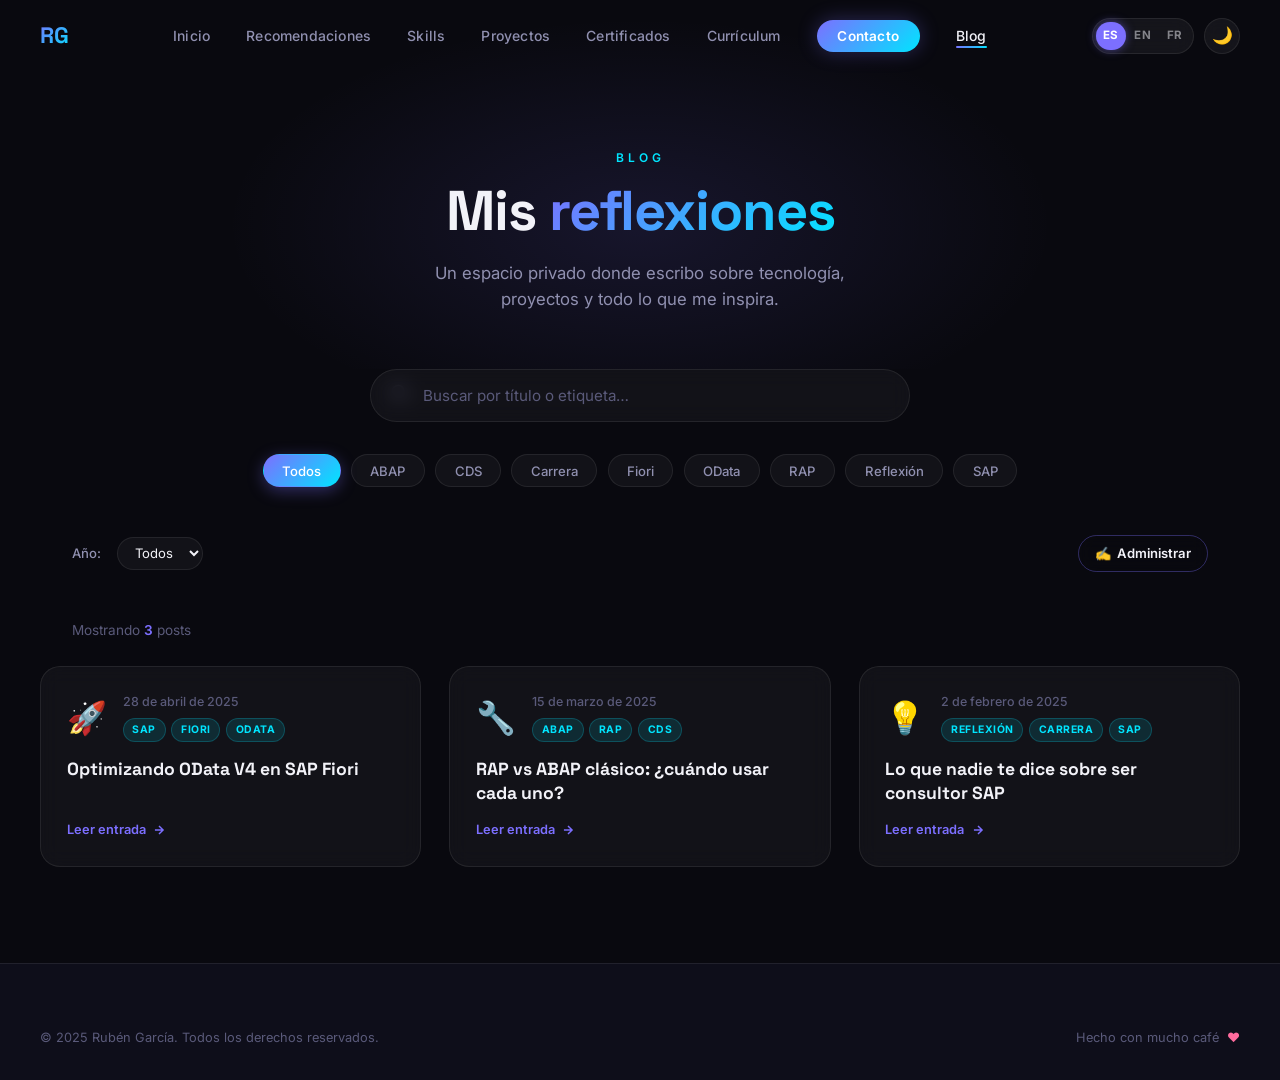
<file: blog-post.html>
<!DOCTYPE html>
<html lang="es" data-theme="dark">
<head>
  <meta charset="UTF-8" />
  <meta name="viewport" content="width=device-width, initial-scale=1.0" />
  <meta name="description" content="Post del blog de Rubén García." />
  <title>Post — Rubén García</title>
  <link rel="stylesheet" href="css/styles.css?v=4bb4308" />
  <link rel="icon" href="data:image/svg+xml,<svg xmlns='http://www.w3.org/2000/svg' viewBox='0 0 32 32'><circle cx='16' cy='16' r='16' fill='%237c6fff'/><text y='22' x='7' font-size='18' font-family='sans-serif' fill='white'>R</text></svg>" />
</head>
<body>

  <!-- NAV -->
  <nav class="nav" id="nav" role="navigation" aria-label="Menú principal">
    <div class="nav-container">
      <a href="index.html" class="nav-logo" aria-label="Inicio">RG</a>
      <ul class="nav-links" role="list">
        <li><a href="index.html"         class="nav-link" data-i18n="nav.home">Inicio</a></li>
        <li><a href="index.html#recommendations" class="nav-link" data-i18n="nav.recommendations">Recomendaciones</a></li>
        <li><a href="index.html#skills"  class="nav-link" data-i18n="nav.skills">Skills</a></li>
        <li><a href="projects.html"      class="nav-link" data-i18n="nav.projects">Proyectos</a></li>
        <li><a href="certificados.html"  class="nav-link" data-i18n="nav.certs">Certificados</a></li>
        <li><a href="index.html#cv"      class="nav-link" data-i18n="nav.cv">Currículum</a></li>
        <li><a href="index.html#contact" class="nav-link nav-cta" data-i18n="nav.contact">Contacto</a></li>
        <li><a href="blog.html"          class="nav-link active" data-i18n="nav.blog">Blog</a></li>
      </ul>
      <div class="nav-controls">
        <div class="lang-switcher" role="group" aria-label="Idioma">
          <button class="lang-btn" data-lang="es" aria-pressed="true"  title="Español">ES</button>
          <button class="lang-btn" data-lang="en" aria-pressed="false" title="English">EN</button>
          <button class="lang-btn" data-lang="fr" aria-pressed="false" title="Français">FR</button>
        </div>
        <button class="theme-toggle" id="theme-toggle" aria-label="Cambiar tema">
          <span class="theme-icon-sun">☀️</span>
          <span class="theme-icon-moon">🌙</span>
        </button>
      </div>
      <button class="nav-hamburger" id="nav-hamburger" aria-label="Abrir menú" aria-expanded="false">
        <span></span><span></span><span></span>
      </button>
    </div>
  </nav>

  <!-- Mobile drawer -->
  <nav class="nav-mobile" id="nav-mobile" aria-label="Menú móvil">
    <a href="index.html"         class="nav-link" data-i18n="nav.home">Inicio</a>
    <a href="index.html#recommendations" class="nav-link" data-i18n="nav.recommendations">Recomendaciones</a>
    <a href="index.html#skills"  class="nav-link" data-i18n="nav.skills">Skills</a>
    <a href="projects.html"      class="nav-link" data-i18n="nav.projects">Proyectos</a>
    <a href="certificados.html"  class="nav-link" data-i18n="nav.certs">Certificados</a>
    <a href="index.html#cv"      class="nav-link" data-i18n="nav.cv">Currículum</a>
    <a href="index.html#contact" class="nav-link" data-i18n="nav.contact">Contacto</a>
    <a href="blog.html"          class="nav-link" data-i18n="nav.blog">Blog</a>
  </nav>

  <main>

    <!-- LOCK SCREEN (for private posts without session pw) -->
    <div id="post-lock-screen" style="display:none; min-height:100vh; align-items:center; justify-content:center; padding:2rem;">
      <div class="blog-lock-card reveal" style="max-width:440px; width:100%;">
        <div class="blog-lock-icon">🔐</div>
        <span class="section-label" style="display:block; margin-bottom:0.5rem;">Post privado</span>
        <h1 class="blog-lock-title">Contenido protegido</h1>
        <p class="blog-lock-desc">Introduce la contraseña para leer este post.</p>
        <form id="post-lock-form" autocomplete="off">
          <div class="blog-password-wrap">
            <input type="password" id="post-lock-pw" class="blog-password-input"
              placeholder="Contraseña del post…" aria-label="Contraseña" autocomplete="new-password" />
            <button type="button" class="blog-eye-btn" id="post-lock-eye" aria-label="Mostrar contraseña">
              <svg id="lock-eye-open"   width="18" height="18" viewBox="0 0 24 24" fill="none" stroke="currentColor" stroke-width="2"><path d="M1 12s4-8 11-8 11 8 11 8-4 8-11 8-11-8-11-8z"/><circle cx="12" cy="12" r="3"/></svg>
              <svg id="lock-eye-closed" width="18" height="18" viewBox="0 0 24 24" fill="none" stroke="currentColor" stroke-width="2" style="display:none"><path d="M17.94 17.94A10.07 10.07 0 0112 20c-7 0-11-8-11-8a18.45 18.45 0 015.06-5.94M9.9 4.24A9.12 9.12 0 0112 4c7 0 11 8 11 8a18.5 18.5 0 01-2.16 3.19m-6.72-1.07a3 3 0 11-4.24-4.24"/><line x1="1" y1="1" x2="23" y2="23"/></svg>
            </button>
          </div>
          <p class="blog-error" id="post-lock-error" aria-live="polite"></p>
          <div style="display:flex; gap:0.75rem; flex-wrap:wrap; margin-top:0.5rem;">
            <button type="submit" id="post-lock-submit" class="btn btn-primary blog-submit" style="flex:1; justify-content:center;">
              <span>Acceder</span>
              <svg width="16" height="16" viewBox="0 0 24 24" fill="none" stroke="currentColor" stroke-width="2.5"><path d="M5 12h14M12 5l7 7-7 7"/></svg>
            </button>
            <a href="blog.html" class="btn btn-outline" style="flex:1; justify-content:center; text-align:center;">Volver</a>
          </div>
        </form>
      </div>
    </div>

    <!-- Loading -->
    <div id="blog-reader-loading" class="blog-reader-loading">
      <div class="blog-reader-spinner"></div>
      <p>Descifrando contenido…</p>
    </div>

    <!-- Post content -->
    <article id="blog-reader" class="blog-reader" style="display:none;" aria-label="Entrada del blog">

      <!-- Back button -->
      <div class="blog-reader-back">
        <a href="blog.html" class="btn btn-outline" style="font-size:0.82rem; padding:0.45rem 1rem; display:inline-flex; align-items:center; gap:0.4rem;">
          <svg width="14" height="14" viewBox="0 0 24 24" fill="none" stroke="currentColor" stroke-width="2.5"><path d="M19 12H5M12 5l-7 7 7 7"/></svg>
          Volver al blog
        </a>
      </div>

      <!-- Post header -->
      <header class="blog-reader-header">
        <div class="blog-reader-emoji" id="post-emoji">📝</div>
        <div class="blog-reader-meta">
          <time class="blog-post-date" id="post-date"></time>
          <div class="blog-post-tags" id="post-tags"></div>
        </div>
        <h1 class="blog-reader-title" id="post-title">Cargando…</h1>
      </header>

      <!-- Image gallery -->
      <div class="blog-reader-gallery" id="post-gallery" style="display:none;"></div>

      <!-- Body -->
      <div class="blog-reader-body blog-md" id="post-body" aria-live="polite"></div>

    </article>

    <!-- Lightbox -->
    <div class="blog-lightbox" id="blog-lightbox" style="display:none;" role="dialog" aria-modal="true" aria-label="Imagen ampliada">
      <button class="blog-lightbox-close" id="lightbox-close" aria-label="Cerrar">✕</button>
      <img id="lightbox-img" src="" alt="Imagen ampliada" />
    </div>

  </main>

  <footer class="footer" role="contentinfo">
    <div class="footer-inner">
      <div class="footer-bottom" style="border-top:none; padding-top:0;">
        <p data-i18n="footer.copyright">© 2025 Rubén García. Todos los derechos reservados.</p>
        <p class="footer-bottom-right">
          <span data-i18n="footer.made">Hecho con mucho café</span>
          <span class="footer-heart" aria-label="amor">♥</span>
        </p>
      </div>
    </div>
  </footer>

  <script src="js/i18n.js?v=4bb4308"></script>
  <script src="js/blog-crypto.js?v=4bb4308"></script>
  <script src="js/admin-auth.js?v=4bb4308"></script>
  <script src="js/markdown.js?v=4bb4308"></script>
  <script>
  /* ════════════════════════════════════════════════════════════════════
     blog-post.html — Lector de posts (público / privado / legado)
  ════════════════════════════════════════════════════════════════════ */

  const LOCAL_KEY  = '_blog_local_posts';
  const ADMIN_AUTH = '_admin_auth';
  const ADMIN_PW   = '_admin_pw';

  /* ── Static posts (loaded via fetch) ────────────────────────────── */
  let _staticPosts = [];

  async function loadStaticPosts() {
    try {
      const ver = await fetch('js/data-version.json', { cache: 'no-store' }).then(r => r.json());
      _staticPosts = await fetch(`js/data.json?t=${ver.t}`).then(r => r.json());
    } catch { _staticPosts = []; }
  }

  /* ── Helpers ─────────────────────────────────────────────────────── */
  function getAllPosts() {
    const staticPosts = _staticPosts;
    let localPosts = [];
    try { localPosts = JSON.parse(localStorage.getItem(LOCAL_KEY) || '[]'); } catch {}
    let deletedIds = new Set();
    try { deletedIds = new Set(JSON.parse(localStorage.getItem('_blog_deleted_posts') || '[]')); } catch {}
    const ids = new Set();
    const merged = [];
    for (const p of [...localPosts, ...staticPosts]) {
      const key = String(p.id);
      if (!ids.has(key) && !deletedIds.has(key)) { ids.add(key); merged.push(p); }
    }
    return merged;
  }

  function isPublicPost(p)  { return p.public === true; }
  function isNewPrivate(p)  { return p.public === false && !!p.encryptedTitle; }
  function isLegacyPost(p)  { return p.public === undefined && p.encryptedBody; }
  function getVisibility(p) {
    if (p.visibility) return p.visibility;
    if (p.visible === false) return 'hidden';
    if (p.protected === true) return 'protected';
    return 'visible';
  }

  /* ── Theme ───────────────────────────────────────────────────────── */
  const savedTheme = localStorage.getItem('portfolio-theme') || 'dark';
  document.documentElement.setAttribute('data-theme', savedTheme);
  document.getElementById('theme-toggle')?.addEventListener('click', () => {
    const next = document.documentElement.getAttribute('data-theme') === 'dark' ? 'light' : 'dark';
    document.documentElement.setAttribute('data-theme', next);
    localStorage.setItem('portfolio-theme', next);
  });

  /* ── Nav ─────────────────────────────────────────────────────────── */
  const nav = document.querySelector('.nav');
  window.addEventListener('scroll', () => nav.classList.toggle('scrolled', window.scrollY > 20), { passive: true });
  const hamburger = document.getElementById('nav-hamburger');
  const mobileMenu = document.getElementById('nav-mobile');
  if (hamburger && mobileMenu) hamburger.addEventListener('click', () => {
    hamburger.classList.toggle('active'); mobileMenu.classList.toggle('open');
  });

  /* ── Eye toggle (lock screen) ────────────────────────────────────── */
  document.getElementById('post-lock-eye')?.addEventListener('click', () => {
    const inp = document.getElementById('post-lock-pw');
    const isText = inp.type === 'text';
    inp.type = isText ? 'password' : 'text';
    document.getElementById('lock-eye-open').style.display   = isText ? 'block' : 'none';
    document.getElementById('lock-eye-closed').style.display = isText ? 'none'  : 'block';
  });

  /* ── Format date ─────────────────────────────────────────────────── */
  function fmtDate(dateStr) {
    return new Date(dateStr + 'T12:00:00').toLocaleDateString(
      document.documentElement.lang || 'es',
      { year: 'numeric', month: 'long', day: 'numeric' }
    );
  }

  /* ── Render post in reader ───────────────────────────────────────── */
  function renderReader(title, bodyMd, post) {
    document.title = `${title} — Rubén García`;
    document.getElementById('post-emoji').textContent = post.emoji || '📝';
    document.getElementById('post-date').textContent  = fmtDate(post.date);
    document.getElementById('post-date').setAttribute('datetime', post.date);
    document.getElementById('post-title').textContent = title;
    document.getElementById('post-tags').innerHTML = (post.tags || [])
      .map(t => `<span class="blog-tag">${t}</span>`).join('');

    const gallery = document.getElementById('post-gallery');
    if (post.images && post.images.length > 0) {
      gallery.style.display = 'flex';
      gallery.innerHTML = post.images.map((src, i) =>
        `<img class="blog-gallery-img" src="${src}" alt="Imagen ${i+1}" loading="lazy"
          onclick="openLightbox('${src}')" role="button" tabindex="0"
          onkeydown="if(event.key==='Enter')openLightbox('${src}')" />`
      ).join('');
    }

    document.getElementById('post-body').innerHTML = renderMarkdown(bodyMd);
    document.getElementById('blog-reader-loading').style.display = 'none';
    document.getElementById('blog-reader').style.display = 'block';
  }

  /* ── Show lock screen ────────────────────────────────────────────── */
  let _lockPost = null;

  function showLockScreen(post, isLegacy) {
    _lockPost = post;
    const lockEl = document.getElementById('post-lock-screen');
    lockEl.style.display = 'flex';
    lockEl.querySelectorAll('.reveal').forEach(el => el.classList.add('visible'));
    document.getElementById('blog-reader-loading').style.display = 'none';
    if (isLegacy) {
      lockEl.querySelector('.blog-lock-desc').textContent =
        'Introduce la contraseña del blog para leer este post.';
    }
    setTimeout(() => document.getElementById('post-lock-pw').focus(), 50);
  }

  document.getElementById('post-lock-form').addEventListener('submit', async e => {
    e.preventDefault();
    const btn   = document.getElementById('post-lock-submit');
    const errEl = document.getElementById('post-lock-error');
    const pw    = document.getElementById('post-lock-pw').value.trim();
    if (!pw || !_lockPost) return;
    btn.disabled = true;
    btn.querySelector('span').textContent = 'Verificando…';

    try {
      const post = _lockPost;
      let valid = false;

      /* La contraseña es válida si descifra el post (AES-GCM autenticado) */
      valid = await canDecrypt(post, pw);

      if (valid) {
        sessionStorage.setItem('_post_pw_' + post.id, pw);
        document.getElementById('post-lock-screen').style.display = 'none';
        document.getElementById('blog-reader-loading').style.display = 'flex';
        await decryptAndRender(post, pw);
      } else {
        errEl.textContent = '❌ Contraseña incorrecta.';
        const card = document.querySelector('#post-lock-screen .blog-lock-card');
        if (card) { card.classList.remove('shake'); void card.offsetWidth; card.classList.add('shake'); }
        document.getElementById('post-lock-pw').value = '';
        document.getElementById('post-lock-pw').focus();
      }
    } finally {
      btn.disabled = false;
      btn.querySelector('span').textContent = 'Acceder';
    }
  });

  async function canDecrypt(post, pw) {
    try {
      if (isNewPrivate(post)) await blogCrypto.decrypt(post.encryptedTitle, post.titleIv, post.titleSalt, pw);
      else                    await blogCrypto.decrypt(post.encryptedBody,  post.iv,      post.salt,      pw);
      return true;
    } catch { return false; }
  }

  /* ── Decrypt and render (private/legacy) ─────────────────────────── */
  async function decryptAndRender(post, pw) {
    try {
      let title, bodyMd;
      if (isNewPrivate(post)) {
        title  = await blogCrypto.decrypt(post.encryptedTitle, post.titleIv,  post.titleSalt, pw);
        bodyMd = await blogCrypto.decrypt(post.encryptedBody,  post.iv,       post.salt,      pw);
      } else {
        /* legacy: title in plaintext, body encrypted */
        title  = post.title;
        bodyMd = await blogCrypto.decrypt(post.encryptedBody, post.iv, post.salt, pw);
      }
      renderReader(title, bodyMd, post);
    } catch (err) {
      console.error('Decrypt error:', err);
      sessionStorage.removeItem('_post_pw_' + post.id);
      showLockScreen(post, isLegacyPost(post));
    }
  }

  /* ── Main load ───────────────────────────────────────────────────── */
  async function loadPost() {
    const params = new URLSearchParams(location.search);
    const id = params.get('id');
    if (!id) { location.href = 'blog.html'; return; }

    const post = getAllPosts().find(p => String(p.id) === String(id));
    if (!post) { location.href = 'blog.html'; return; }

    /* ── Public post: render directly ─────────────────────────────── */
    if (isPublicPost(post)) {
      renderReader(post.title, post.body || '', post);
      return;
    }

    /* ── New private post ──────────────────────────────────────────── */
    if (isNewPrivate(post)) {
      let pw = sessionStorage.getItem('_post_pw_' + post.id);

      /* Admin auto-decrypt via adminEncryptedPw */
      if (!pw && adminAuth.isLoggedIn() && post.adminEncryptedPw) {
        try {
          pw = await adminAuth.decryptPostPw(post);
          sessionStorage.setItem('_post_pw_' + post.id, pw);
        } catch { pw = null; }
      }

      if (!pw) { showLockScreen(post, false); return; }
      await decryptAndRender(post, pw);
      return;
    }

    /* ── Legacy post ───────────────────────────────────────────────── */
    if (isLegacyPost(post)) {
      let pw = sessionStorage.getItem('_post_pw_' + post.id) || sessionStorage.getItem(ADMIN_PW);
      if (!pw) { showLockScreen(post, true); return; }
      await decryptAndRender(post, pw);
      return;
    }

    location.href = 'blog.html';
  }

  /* ── Lightbox ────────────────────────────────────────────────────── */
  function openLightbox(src) {
    document.getElementById('lightbox-img').src = src;
    document.getElementById('blog-lightbox').style.display = 'flex';
    document.body.style.overflow = 'hidden';
  }
  window.openLightbox = openLightbox;

  document.getElementById('lightbox-close').addEventListener('click', () => {
    document.getElementById('blog-lightbox').style.display = 'none';
    document.body.style.overflow = '';
  });
  document.getElementById('blog-lightbox').addEventListener('click', e => {
    if (e.target === document.getElementById('blog-lightbox')) {
      document.getElementById('blog-lightbox').style.display = 'none';
      document.body.style.overflow = '';
    }
  });

  /* ── Init ────────────────────────────────────────────────────────── */
  document.addEventListener('DOMContentLoaded', () => loadStaticPosts().then(loadPost));
  </script>
  <script src="js/main.js?v=4bb4308"></script>
</body>
</html>
</file>
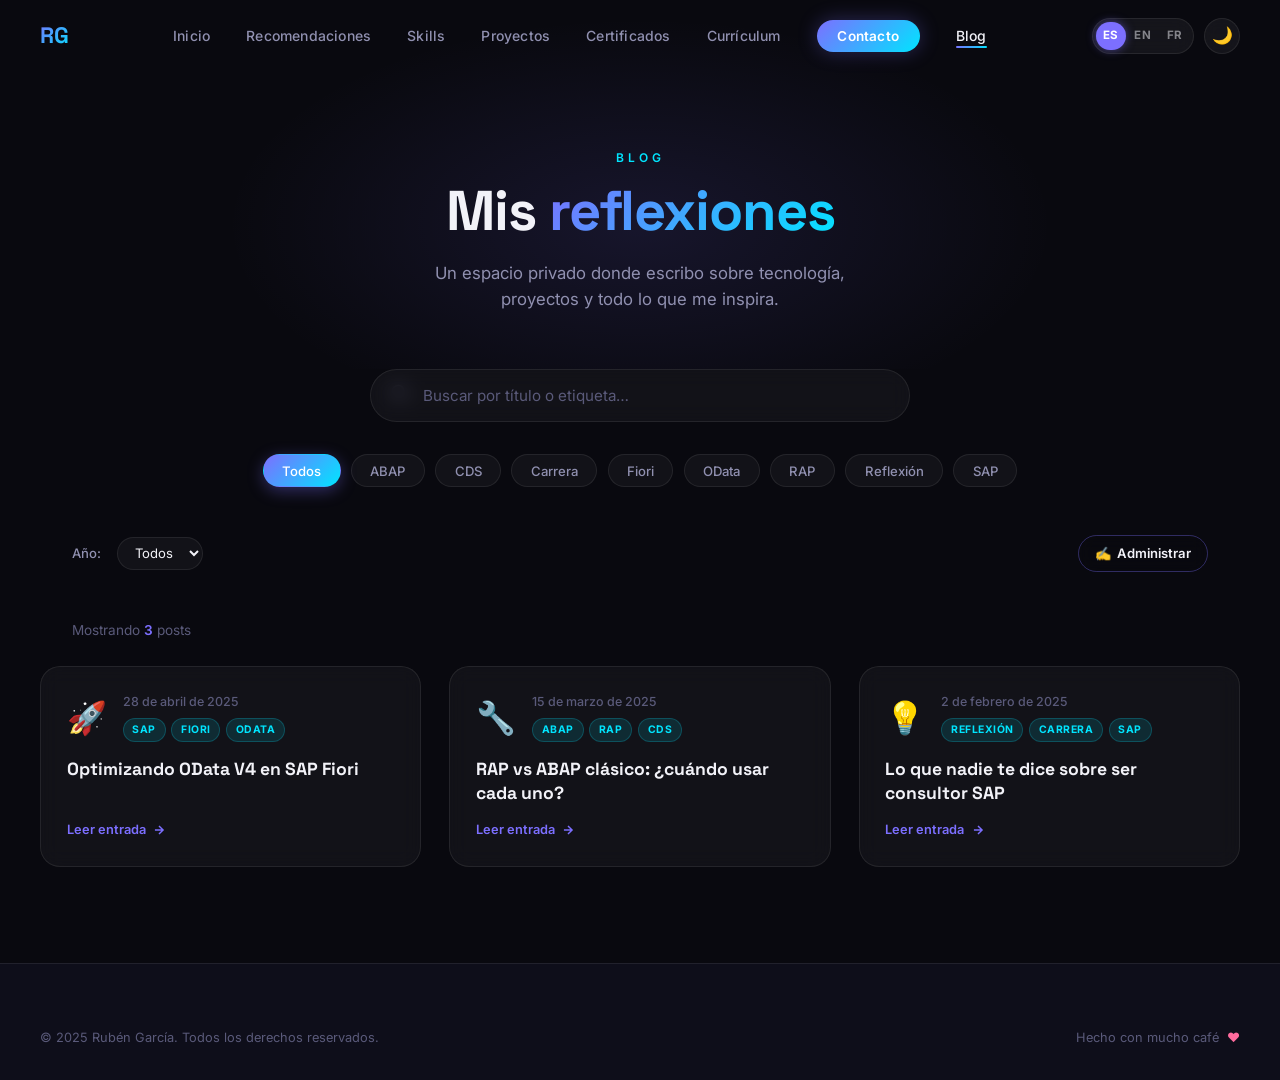
<file: blog.html>
<!DOCTYPE html>
<html lang="es" data-theme="dark">
<head>
  <meta charset="UTF-8" />
  <meta name="viewport" content="width=device-width, initial-scale=1.0" />
  <meta name="description" content="Blog de Rubén García — Reflexiones sobre SAP, tecnología y carrera." />
  <title>Blog — Rubén García</title>
  <link rel="stylesheet" href="css/styles.css?v=4bb4308" />
  <link rel="icon" href="data:image/svg+xml,<svg xmlns='http://www.w3.org/2000/svg' viewBox='0 0 32 32'><circle cx='16' cy='16' r='16' fill='%237c6fff'/><text y='22' x='7' font-size='18' font-family='sans-serif' fill='white'>R</text></svg>" />
</head>
<body>

  <!-- NAV -->
  <nav class="nav" id="nav" role="navigation" aria-label="Menú principal">
    <div class="nav-container">
      <a href="index.html" class="nav-logo" aria-label="Inicio">RG</a>
      <ul class="nav-links" role="list">
        <li><a href="index.html"         class="nav-link" data-i18n="nav.home">Inicio</a></li>
        <li><a href="index.html#recommendations" class="nav-link" data-i18n="nav.recommendations">Recomendaciones</a></li>
        <li><a href="index.html#skills"  class="nav-link" data-i18n="nav.skills">Skills</a></li>
        <li><a href="projects.html"      class="nav-link" data-i18n="nav.projects">Proyectos</a></li>
        <li><a href="certificados.html"  class="nav-link" data-i18n="nav.certs">Certificados</a></li>
        <li><a href="index.html#cv"      class="nav-link" data-i18n="nav.cv">Currículum</a></li>
        <li><a href="index.html#contact" class="nav-link nav-cta" data-i18n="nav.contact">Contacto</a></li>
        <li><a href="blog.html"          class="nav-link active" data-i18n="nav.blog">Blog</a></li>
      </ul>
      <div class="nav-controls">
        <div class="lang-switcher" role="group" aria-label="Idioma">
          <button class="lang-btn" data-lang="es" aria-pressed="true"  title="Español">ES</button>
          <button class="lang-btn" data-lang="en" aria-pressed="false" title="English">EN</button>
          <button class="lang-btn" data-lang="fr" aria-pressed="false" title="Français">FR</button>
        </div>
        <button class="theme-toggle" id="theme-toggle" aria-label="Cambiar tema">
          <span class="theme-icon-sun">☀️</span>
          <span class="theme-icon-moon">🌙</span>
        </button>
      </div>
      <button class="nav-hamburger" id="nav-hamburger" aria-label="Abrir menú" aria-expanded="false">
        <span></span><span></span><span></span>
      </button>
    </div>
  </nav>

  <!-- Mobile drawer -->
  <nav class="nav-mobile" id="nav-mobile" aria-label="Menú móvil">
    <a href="index.html"         class="nav-link" data-i18n="nav.home">Inicio</a>
    <a href="index.html#recommendations" class="nav-link" data-i18n="nav.recommendations">Recomendaciones</a>
    <a href="index.html#skills"  class="nav-link" data-i18n="nav.skills">Skills</a>
    <a href="projects.html"      class="nav-link" data-i18n="nav.projects">Proyectos</a>
    <a href="certificados.html"  class="nav-link" data-i18n="nav.certs">Certificados</a>
    <a href="index.html#cv"      class="nav-link" data-i18n="nav.cv">Currículum</a>
    <a href="index.html#contact" class="nav-link" data-i18n="nav.contact">Contacto</a>
    <a href="blog.html"          class="nav-link" data-i18n="nav.blog">Blog</a>
  </nav>

  <main>

    <!-- PAGE HERO -->
    <section class="page-hero" aria-label="Blog">
      <div>
        <span class="section-label reveal" data-i18n="blog.label">Blog</span>
        <h1 class="page-hero-title reveal">
          <span data-i18n="blog.title.prefix">Mis</span> <span class="gradient-text" data-i18n="blog.title.word">reflexiones</span>
        </h1>
        <p class="page-hero-subtitle reveal" data-i18n="blog.subtitle">
          Un espacio donde escribo sobre tecnología, proyectos y todo lo que me inspira.
        </p>
      </div>
    </section>

    <!-- TOOLBAR -->
    <div class="search-container" role="search" id="blog-toolbar">
      <div class="search-wrapper reveal">
        <div class="search-icon" aria-hidden="true">
          <svg viewBox="0 0 24 24"><circle cx="11" cy="11" r="8"/><line x1="21" y1="21" x2="16.65" y2="16.65"/></svg>
        </div>
        <input type="search" id="blog-search" class="search-input"
          placeholder="Buscar por título o etiqueta…" aria-label="Buscar en el blog"
          data-i18n-ph="blog.search" data-i18n-aria="blog.search.aria"
          autocomplete="off" />
      </div>

      <div class="filter-pills reveal" id="blog-tag-filters" role="group" aria-label="Filtros por etiqueta">
        <button class="filter-pill active" data-tag="all" data-i18n="blog.filter.all">Todos</button>
      </div>

      <div class="blog-year-filter reveal">
        <label for="blog-year-select" class="blog-year-label" data-i18n="blog.year.label">Año:</label>
        <select id="blog-year-select" class="blog-year-select">
          <option value="all" data-i18n="blog.year.all">Todos</option>
        </select>
        <div class="blog-toolbar-actions">
          <a href="blog-admin.html" class="btn btn-outline" style="font-size:0.82rem; padding:0.45rem 1rem; display:inline-flex; align-items:center; gap:0.4rem;">
            ✍️ <span data-i18n="blog.admin">Administrar</span>
          </a>
          <button id="blog-admin-logout-btn" class="btn btn-outline" style="font-size:0.82rem; padding:0.45rem 1rem; display:none; align-items:center; gap:0.4rem;">
            <svg width="14" height="14" viewBox="0 0 24 24" fill="none" stroke="currentColor" stroke-width="2"><path d="M9 21H5a2 2 0 01-2-2V5a2 2 0 012-2h4M16 17l5-5-5-5M21 12H9"/></svg>
            <span data-i18n="blog.logout">Cerrar sesión</span>
          </button>
        </div>
      </div>

      <p class="results-info reveal" id="blog-results-count" aria-live="polite"></p>
    </div>

    <!-- POSTS GRID -->
    <section class="blog-list-section" aria-label="Lista de posts">
      <div class="blog-list-grid" id="blog-list-grid"></div>
      <div id="blog-no-results" class="no-results" style="display:none;" role="status" aria-live="polite">
        <div class="no-results-emoji" aria-hidden="true">🔍</div>
        <p data-i18n="blog.noresults">No se encontraron posts con ese criterio.</p>
        <p style="margin-top:0.5rem; font-size:0.85rem;" data-i18n="blog.noresults2">Prueba con otro término o cambia los filtros.</p>
      </div>
    </section>

    <!-- UNLOCK MODAL -->
    <div id="post-unlock-overlay" style="display:none; position:fixed; inset:0; background:rgba(0,0,0,0.7); z-index:1000; align-items:center; justify-content:center; padding:1rem;">
      <div class="blog-lock-card reveal" style="max-width:420px; width:100%; position:relative;">
        <button id="post-unlock-close" aria-label="Cerrar"
          style="position:absolute; top:1rem; right:1rem; background:none; border:none; color:var(--text-muted); font-size:1.3rem; cursor:pointer; line-height:1;">✕</button>
        <div class="blog-lock-icon">🔐</div>
        <span class="section-label" style="display:block; margin-bottom:0.5rem;" data-i18n="blog.lock.access">Acceso requerido</span>
        <h2 class="blog-lock-title" style="font-size:1.4rem;" data-i18n="blog.lock.title">Contenido protegido</h2>
        <p class="blog-lock-desc" data-i18n="blog.lock.desc">Este contenido está protegido. Introduce la contraseña para acceder.</p>
        <form id="post-unlock-form" autocomplete="off">
          <div class="blog-password-wrap">
            <input type="password" id="post-unlock-pw" class="blog-password-input"
              placeholder="Contraseña del post…" aria-label="Contraseña del post" autocomplete="new-password" />
            <button type="button" class="blog-eye-btn" id="unlock-eye-btn" aria-label="Mostrar contraseña">
              <svg id="unlock-eye-open"   width="18" height="18" viewBox="0 0 24 24" fill="none" stroke="currentColor" stroke-width="2"><path d="M1 12s4-8 11-8 11 8 11 8-4 8-11 8-11-8-11-8z"/><circle cx="12" cy="12" r="3"/></svg>
              <svg id="unlock-eye-closed" width="18" height="18" viewBox="0 0 24 24" fill="none" stroke="currentColor" stroke-width="2" style="display:none"><path d="M17.94 17.94A10.07 10.07 0 0112 20c-7 0-11-8-11-8a18.45 18.45 0 015.06-5.94M9.9 4.24A9.12 9.12 0 0112 4c7 0 11 8 11 8a18.5 18.5 0 01-2.16 3.19m-6.72-1.07a3 3 0 11-4.24-4.24"/><line x1="1" y1="1" x2="23" y2="23"/></svg>
            </button>
          </div>
          <p class="blog-error" id="post-unlock-error" aria-live="polite"></p>
          <button type="submit" id="post-unlock-submit" class="btn btn-primary blog-submit" style="width:100%; justify-content:center;">
            <span data-i18n="blog.lock.btn">Acceder</span>
            <svg width="16" height="16" viewBox="0 0 24 24" fill="none" stroke="currentColor" stroke-width="2.5"><path d="M5 12h14M12 5l7 7-7 7"/></svg>
          </button>
        </form>
      </div>
    </div>

  </main>

  <footer class="footer" role="contentinfo">
    <div class="footer-inner">
      <div class="footer-bottom" style="border-top:none; padding-top:0;">
        <p data-i18n="footer.copyright">© 2025 Rubén García. Todos los derechos reservados.</p>
        <p class="footer-bottom-right">
          <span data-i18n="footer.made">Hecho con mucho café</span>
          <span class="footer-heart" aria-label="amor">♥</span>
        </p>
      </div>
    </div>
  </footer>

  <script src="js/i18n.js?v=4bb4308"></script>
  <script src="js/blog-crypto.js?v=4bb4308"></script>
  <script src="js/admin-auth.js?v=4bb4308"></script>
  <script>
  /* ════════════════════════════════════════════════════════════════════
     blog.html — Lista de posts (público + privados por contraseña)
  ════════════════════════════════════════════════════════════════════ */

  const LOCAL_KEY     = '_blog_local_posts';
  const ADMIN_AUTH    = '_admin_auth';
  const ADMIN_PW      = '_admin_pw';

  /* ── Static posts (loaded via fetch) ────────────────────────────── */
  let _staticPosts = [];

  async function loadStaticPosts() {
    try {
      const ver = await fetch('js/data-version.json', { cache: 'no-store' }).then(r => r.json());
      _staticPosts = await fetch(`js/data.json?t=${ver.t}`).then(r => r.json());
    } catch { _staticPosts = []; }
  }

  /* ── Helpers ─────────────────────────────────────────────────────── */
  function getAllPosts() {
    const staticPosts = _staticPosts;
    let localPosts = [];
    try { localPosts = JSON.parse(localStorage.getItem(LOCAL_KEY) || '[]'); } catch {}
    /* Copias locales en formato antiguo de posts ya publicados: obsoletas */
    const publishedIds = new Set(staticPosts.map(p => String(p.id)));
    localPosts = localPosts.filter(p => !(p.postPasswordHash && publishedIds.has(String(p.id))));
    let deletedIds = new Set();
    try { deletedIds = new Set(JSON.parse(localStorage.getItem('_blog_deleted_posts') || '[]')); } catch {}
    const ids = new Set();
    const merged = [];
    for (const p of [...localPosts, ...staticPosts]) {
      const key = String(p.id);
      if (!ids.has(key) && !deletedIds.has(key)) { ids.add(key); merged.push(p); }
    }
    return merged.sort((a, b) => new Date(b.date) - new Date(a.date));
  }

  /* post type helpers */
  function isPublicPost(p)  { return p.public === true; }
  function isNewPrivate(p)  { return p.public === false && !!p.encryptedTitle; }
  function isLegacyPost(p)  { return p.public === undefined && p.encryptedBody; }
  function getVisibility(p) {
    if (p.visibility) return p.visibility;
    if (p.visible === false) return 'hidden';
    if (p.protected === true) return 'protected';
    return 'visible';
  }
  function isVisible(p) { return getVisibility(p) !== 'hidden'; }

  /* ── Theme ───────────────────────────────────────────────────────── */
  const savedTheme = localStorage.getItem('portfolio-theme') || 'dark';
  document.documentElement.setAttribute('data-theme', savedTheme);
  document.getElementById('theme-toggle')?.addEventListener('click', () => {
    const next = document.documentElement.getAttribute('data-theme') === 'dark' ? 'light' : 'dark';
    document.documentElement.setAttribute('data-theme', next);
    localStorage.setItem('portfolio-theme', next);
  });

  /* ── Nav ─────────────────────────────────────────────────────────── */
  const navEl = document.querySelector('.nav');
  window.addEventListener('scroll', () => navEl.classList.toggle('scrolled', window.scrollY > 20), { passive: true });
  const hamburger = document.getElementById('nav-hamburger');
  const mobileMenu = document.getElementById('nav-mobile');
  if (hamburger && mobileMenu) hamburger.addEventListener('click', () => {
    hamburger.classList.toggle('active'); mobileMenu.classList.toggle('open');
  });

  /* ── Scroll reveal ───────────────────────────────────────────────── */
  const revealObs = new IntersectionObserver(entries =>
    entries.forEach(e => { if (e.isIntersecting) e.target.classList.add('visible'); }),
    { threshold: 0.1 }
  );
  const observeReveal = () => document.querySelectorAll('.reveal').forEach(el => {
    revealObs.observe(el);
    const r = el.getBoundingClientRect();
    if (r.top < window.innerHeight && r.bottom > 0) el.classList.add('visible');
  });

  /* ── Eye toggle ──────────────────────────────────────────────────── */
  document.getElementById('unlock-eye-btn')?.addEventListener('click', () => {
    const inp = document.getElementById('post-unlock-pw');
    const isText = inp.type === 'text';
    inp.type = isText ? 'password' : 'text';
    document.getElementById('unlock-eye-open').style.display   = isText ? 'block' : 'none';
    document.getElementById('unlock-eye-closed').style.display = isText ? 'none'  : 'block';
  });

  /* ── Format date ─────────────────────────────────────────────────── */
  function fmtDate(dateStr) {
    return new Date(dateStr + 'T12:00:00').toLocaleDateString(
      document.documentElement.lang || 'es',
      { year: 'numeric', month: 'long', day: 'numeric' }
    );
  }

  /* ── Build filters ───────────────────────────────────────────────── */
  function buildFilters(posts) {
    const tagSet = new Set();
    const yearSet = new Set();
    posts.forEach(p => {
      (p.tags || []).forEach(t => tagSet.add(t));
      if (p.date) yearSet.add(p.date.slice(0, 4));
    });
    const pillsEl = document.getElementById('blog-tag-filters');
    [...tagSet].sort().forEach(tag => {
      const btn = document.createElement('button');
      btn.className = 'filter-pill';
      btn.dataset.tag = tag;
      btn.textContent = tag;
      pillsEl.appendChild(btn);
    });
    const yearSel = document.getElementById('blog-year-select');
    [...yearSet].sort((a, b) => b - a).forEach(yr => {
      const opt = document.createElement('option');
      opt.value = yr; opt.textContent = yr;
      yearSel.appendChild(opt);
    });
  }

  /* ── Unlock modal ────────────────────────────────────────────────── */
  let _unlockingPostId = null;
  const overlay = document.getElementById('post-unlock-overlay');

  function openUnlockModal(postId) {
    _unlockingPostId = postId;
    document.getElementById('post-unlock-pw').value = '';
    document.getElementById('post-unlock-error').textContent = '';
    overlay.style.display = 'flex';
    setTimeout(() => document.getElementById('post-unlock-pw').focus(), 50);
  }

  function closeUnlockModal() {
    overlay.style.display = 'none';
    _unlockingPostId = null;
  }

  document.getElementById('post-unlock-close').addEventListener('click', closeUnlockModal);
  overlay.addEventListener('click', e => { if (e.target === overlay) closeUnlockModal(); });
  document.addEventListener('keydown', e => { if (e.key === 'Escape') closeUnlockModal(); });

  document.getElementById('post-unlock-form').addEventListener('submit', async e => {
    e.preventDefault();
    const btn  = document.getElementById('post-unlock-submit');
    const errEl = document.getElementById('post-unlock-error');
    const pw   = document.getElementById('post-unlock-pw').value.trim();
    if (!pw || !_unlockingPostId) return;
    btn.disabled = true;
    btn.querySelector('span').textContent = window.i18n.t('blog.lock.verifying');
    try {
      const post = getAllPosts().find(p => String(p.id) === String(_unlockingPostId));
      if (!post) { closeUnlockModal(); return; }

      let valid = false;
      /* La contraseña es válida si descifra el post (AES-GCM autenticado) */
      try {
        if (isNewPrivate(post))      { await blogCrypto.decrypt(post.encryptedTitle, post.titleIv, post.titleSalt, pw); valid = true; }
        else if (isLegacyPost(post)) { await blogCrypto.decrypt(post.encryptedBody,  post.iv,      post.salt,      pw); valid = true; }
      } catch { valid = false; }

      if (valid) {
        sessionStorage.setItem('_post_pw_' + post.id, pw);
        closeUnlockModal();
        location.href = 'blog-post.html?id=' + post.id;
      } else {
        errEl.textContent = window.i18n.t('blog.lock.error');
        const card = overlay.querySelector('.blog-lock-card');
        if (card) { card.classList.remove('shake'); void card.offsetWidth; card.classList.add('shake'); }
        document.getElementById('post-unlock-pw').value = '';
        document.getElementById('post-unlock-pw').focus();
      }
    } finally {
      btn.disabled = false;
      btn.querySelector('span').textContent = window.i18n.t('blog.lock.btn');
    }
  });

  /* ── Render blog ─────────────────────────────────────────────────── */
  async function renderBlog() {
    const allPosts = getAllPosts();

    const isAdmin = sessionStorage.getItem(ADMIN_AUTH) === 'ok';
    const adminPw = sessionStorage.getItem(ADMIN_PW);

    /* Non-admin: hide posts with visible:false */
    const posts = isAdmin ? allPosts : allPosts.filter(isVisible);

    buildFilters(posts);

    /* Títulos de posts privados: con la contraseña del post ya desbloqueada
       en esta sesión o, si eres admin, con la clave maestra. */
    const decryptedTitles = {};
    if (isAdmin && adminPw) document.getElementById('blog-admin-logout-btn').style.display = 'inline-flex';
    const decryptTitle = (post, pw) => blogCrypto.decrypt(post.encryptedTitle, post.titleIv, post.titleSalt, pw);
    for (const post of allPosts) {
      if (isNewPrivate(post)) {
        const stored = sessionStorage.getItem('_post_pw_' + post.id);
        if (stored) {
          try { decryptedTitles[post.id] = await decryptTitle(post, stored); continue; } catch { /* contraseña obsoleta */ }
        }
        if (isAdmin && post.adminEncryptedPw) {
          try {
            const postPw = await adminAuth.decryptPostPw(post);
            decryptedTitles[post.id] = await decryptTitle(post, postPw);
            sessionStorage.setItem('_post_pw_' + post.id, postPw);
          } catch (err) { console.warn('No se pudo descifrar el título de', post.id, err); }
        }
      } else if (isAdmin && adminPw && isLegacyPost(post)) {
        sessionStorage.setItem('_post_pw_' + post.id, adminPw);
      }
    }

    /* Post display title */
    function getDisplayTitle(post) {
      if (isPublicPost(post))                return post.title;
      if (post._plainTitle)                  return post._plainTitle;
      if (decryptedTitles[post.id])          return decryptedTitles[post.id];
      if (isLegacyPost(post) && post.title)  return post.title;
      return null;
    }

    const grid = document.getElementById('blog-list-grid');

    function renderCards(list) {
      if (!list.length) {
        grid.innerHTML = '';
        document.getElementById('blog-no-results').style.display = 'block';
        document.getElementById('blog-results-count').innerHTML  = '';
        return;
      }
      document.getElementById('blog-no-results').style.display = 'none';
      document.getElementById('blog-results-count').innerHTML =
        `Mostrando <span>${list.length}</span> post${list.length !== 1 ? 's' : ''}`;

      grid.innerHTML = list.map(post => {
        const displayTitle    = getDisplayTitle(post);
        const isPrivate       = !isPublicPost(post);
        const alreadyUnlocked = !!sessionStorage.getItem('_post_pw_' + post.id);
        const vis             = getVisibility(post);
        const thumbs = (post.images || []).slice(0, 3).map(src =>
          `<img class="blog-card-thumb" src="${src}" alt="imagen" loading="lazy" />`
        ).join('');
        const tagsHtml  = (post.tags || []).map(t => `<span class="blog-tag">${t}</span>`).join('');
        const hiddenNote = isAdmin && vis === 'hidden'
          ? `<span class="blog-card-hidden-note">🚫 Solo link</span>` : '';

        /* ── Blurred card for non-admin when visibility = 'protected' ── */
        if (vis === 'protected' && !isAdmin) {
          const clickFn  = isPrivate && !alreadyUnlocked
            ? `openUnlockModal('${post.id}')`
            : `location.href='blog-post.html?id=${post.id}'`;
          const ctaText  = isPrivate && !alreadyUnlocked
            ? '🔒 Protegido · Introducir contraseña'
            : '👁 Protegido · Ver post';
          return `
            <article class="blog-list-card reveal blog-card-locked blog-card-protected" id="blc-${post.id}"
              onclick="${clickFn}"
              role="button" tabindex="0"
              onkeydown="if(event.key==='Enter')${clickFn}"
              aria-label="Post protegido — haz clic para ver">
              <div class="blog-card-top">
                <span class="blog-post-emoji">${post.emoji || '📝'}</span>
                <div class="blog-card-meta">
                  <time class="blog-post-date" datetime="${post.date}">${fmtDate(post.date)}</time>
                  <div class="blog-post-tags">
                    <span class="blog-tag blog-tag-protected">🌫 Protegido</span>
                    ${tagsHtml}
                  </div>
                </div>
              </div>
              <div class="blog-protected-blur-zone">
                <h2 class="blog-post-title">████ ██████ ████████ ████</h2>
                <p style="margin:0; font-size:0.88rem; line-height:1.5;">
                  ████████ ███ ████████ ██████ ███ ████ ████████ ████.
                </p>
              </div>
              <div class="blog-protected-cta">${ctaText}</div>
            </article>`;
        }

        /* ── Private locked card for non-admin ──────────────────────── */
        if (isPrivate && !alreadyUnlocked && !isAdmin) {
          return `
            <article class="blog-list-card reveal blog-card-locked" id="blc-${post.id}"
              onclick="openUnlockModal('${post.id}')"
              role="button" tabindex="0"
              onkeydown="if(event.key==='Enter')openUnlockModal('${post.id}')"
              aria-label="Post privado — haz clic para introducir contraseña">
              <div class="blog-card-top">
                <span class="blog-post-emoji">${post.emoji || '📝'}</span>
                <div class="blog-card-meta">
                  <time class="blog-post-date" datetime="${post.date}">${fmtDate(post.date)}</time>
                  <div class="blog-post-tags">${tagsHtml}</div>
                </div>
              </div>
              <h2 class="blog-post-title blog-locked-title">
                <span class="blog-lock-badge">🔐</span>
                ${displayTitle ? `<span class="blog-locked-title-text">${displayTitle}</span>` : '<em style="opacity:.5">Post privado</em>'}
              </h2>
              <div class="blog-card-arrow" style="color:var(--text-muted);">
                Introducir contraseña
                <svg width="14" height="14" viewBox="0 0 24 24" fill="none" stroke="currentColor" stroke-width="2.5"><rect x="3" y="11" width="18" height="11" rx="2"/><path d="M7 11V7a5 5 0 0110 0v4"/></svg>
              </div>
            </article>`;
        }

        /* ── Accessible card (public, admin, or already unlocked) ────── */
        let typeBadge = '';
        if (isNewPrivate(post) || isLegacyPost(post)) typeBadge += '<span class="blog-tag blog-tag-private">🔐 Privado</span>';
        if (vis === 'protected' && isAdmin)            typeBadge += '<span class="blog-tag blog-tag-protected">🌫 Protegido</span>';

        return `
          <article class="blog-list-card reveal${isPrivate ? ' blog-card-private-unlocked' : ''}"
            id="blc-${post.id}"
            onclick="location.href='blog-post.html?id=${post.id}'"
            role="button" tabindex="0"
            onkeydown="if(event.key==='Enter')location.href='blog-post.html?id=${post.id}'">
            ${hiddenNote}
            <div class="blog-card-top">
              <span class="blog-post-emoji">${post.emoji || '📝'}</span>
              <div class="blog-card-meta">
                <time class="blog-post-date" datetime="${post.date}">${fmtDate(post.date)}</time>
                <div class="blog-post-tags">${typeBadge}${tagsHtml}</div>
              </div>
            </div>
            <h2 class="blog-post-title">${displayTitle || (isPrivate ? '🔐 Post privado' : '(sin título)')}</h2>
            ${thumbs ? `<div class="blog-card-thumbs">${thumbs}</div>` : ''}
            <div class="blog-card-arrow">
              Leer entrada
              <svg width="14" height="14" viewBox="0 0 24 24" fill="none" stroke="currentColor" stroke-width="2.5"><path d="M5 12h14M12 5l7 7-7 7"/></svg>
            </div>
          </article>`;
      }).join('');
      grid.querySelectorAll('.reveal').forEach(el => {
        revealObs.observe(el);
        const r = el.getBoundingClientRect();
        if (r.top < window.innerHeight && r.bottom > 0) el.classList.add('visible');
      });
    }

    /* ── Filter logic ──────────────────────────────────────────────── */
    let activeTag  = 'all';
    let activeYear = 'all';

    function applyFilters() {
      const query = (document.getElementById('blog-search').value || '').toLowerCase().trim();
      const filtered = posts.filter(p => {
        const matchTag  = activeTag  === 'all' || (p.tags || []).includes(activeTag);
        const matchYear = activeYear === 'all' || (p.date || '').startsWith(activeYear);
        const title     = (getDisplayTitle(p) || '').toLowerCase();
        const matchQ    = !query || title.includes(query) || (p.tags || []).some(t => t.toLowerCase().includes(query));
        return matchTag && matchYear && matchQ;
      });
      renderCards(filtered);
    }

    document.getElementById('blog-search').addEventListener('input', applyFilters);
    document.getElementById('blog-tag-filters').addEventListener('click', e => {
      const pill = e.target.closest('.filter-pill');
      if (!pill) return;
      document.querySelectorAll('#blog-tag-filters .filter-pill').forEach(p => p.classList.remove('active'));
      pill.classList.add('active');
      activeTag = pill.dataset.tag;
      applyFilters();
    });
    document.getElementById('blog-year-select').addEventListener('change', e => {
      activeYear = e.target.value;
      applyFilters();
    });

    renderCards(posts);
  }

  /* ── Admin logout ────────────────────────────────────────────────── */
  document.getElementById('blog-admin-logout-btn').addEventListener('click', () => {
    sessionStorage.removeItem(ADMIN_AUTH);
    sessionStorage.removeItem(ADMIN_PW);
    location.reload();
  });

  /* ── Init ────────────────────────────────────────────────────────── */
  document.addEventListener('DOMContentLoaded', () => {
    loadStaticPosts().then(() => { renderBlog(); observeReveal(); });
  });
  </script>
  <script src="js/main.js?v=4bb4308"></script>
</body>
</html>
</file>
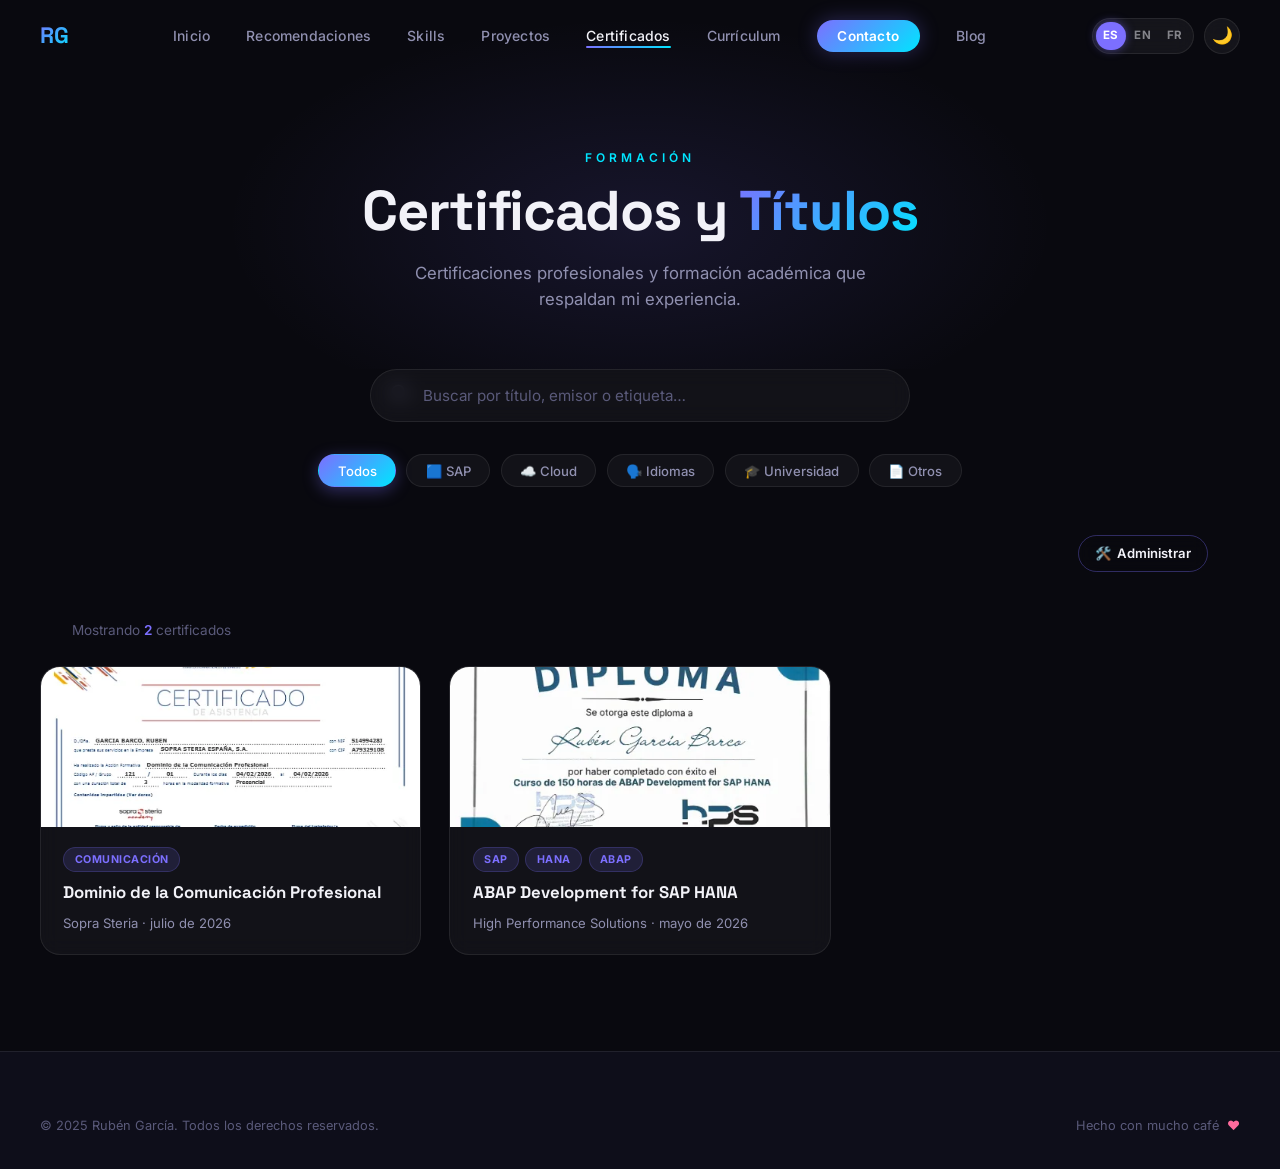
<file: certificados.html>
<!DOCTYPE html>
<html lang="es" data-theme="dark">
<head>
  <meta charset="UTF-8" />
  <meta name="viewport" content="width=device-width, initial-scale=1.0" />
  <meta name="description" content="Certificados y títulos académicos de Rubén García — Formación y certificaciones profesionales." />
  <title>Certificados — Rubén García</title>
  <link rel="stylesheet" href="css/styles.css?v=4bb4308" />
  <link rel="icon" href="data:image/svg+xml,<svg xmlns='http://www.w3.org/2000/svg' viewBox='0 0 32 32'><circle cx='16' cy='16' r='16' fill='%237c6fff'/><text y='22' x='7' font-size='18' font-family='sans-serif' fill='white'>R</text></svg>" />
</head>
<body>

  <!-- NAV -->
  <nav class="nav" id="nav" role="navigation" aria-label="Menú principal">
    <div class="nav-container">
      <a href="index.html" class="nav-logo" aria-label="Inicio">RG</a>
      <ul class="nav-links" role="list">
        <li><a href="index.html"         class="nav-link" data-i18n="nav.home">Inicio</a></li>
        <li><a href="index.html#recommendations" class="nav-link" data-i18n="nav.recommendations">Recomendaciones</a></li>
        <li><a href="index.html#skills"  class="nav-link" data-i18n="nav.skills">Skills</a></li>
        <li><a href="projects.html"      class="nav-link" data-i18n="nav.projects">Proyectos</a></li>
        <li><a href="certificados.html"  class="nav-link active" data-i18n="nav.certs">Certificados</a></li>
        <li><a href="index.html#cv"      class="nav-link" data-i18n="nav.cv">Currículum</a></li>
        <li><a href="index.html#contact" class="nav-link nav-cta" data-i18n="nav.contact">Contacto</a></li>
        <li><a href="blog.html"          class="nav-link" data-i18n="nav.blog">Blog</a></li>
      </ul>
      <div class="nav-controls">
        <div class="lang-switcher" role="group" aria-label="Idioma">
          <button class="lang-btn" data-lang="es" aria-pressed="true"  title="Español">ES</button>
          <button class="lang-btn" data-lang="en" aria-pressed="false" title="English">EN</button>
          <button class="lang-btn" data-lang="fr" aria-pressed="false" title="Français">FR</button>
        </div>
        <button class="theme-toggle" id="theme-toggle" aria-label="Cambiar tema">
          <span class="theme-icon-sun">☀️</span>
          <span class="theme-icon-moon">🌙</span>
        </button>
      </div>
      <button class="nav-hamburger" id="nav-hamburger" aria-label="Abrir menú" aria-expanded="false">
        <span></span><span></span><span></span>
      </button>
    </div>
  </nav>

  <!-- Mobile drawer -->
  <nav class="nav-mobile" id="nav-mobile" aria-label="Menú móvil">
    <a href="index.html"         class="nav-link" data-i18n="nav.home">Inicio</a>
    <a href="index.html#recommendations" class="nav-link" data-i18n="nav.recommendations">Recomendaciones</a>
    <a href="index.html#skills"  class="nav-link" data-i18n="nav.skills">Skills</a>
    <a href="projects.html"      class="nav-link" data-i18n="nav.projects">Proyectos</a>
    <a href="certificados.html"  class="nav-link" data-i18n="nav.certs">Certificados</a>
    <a href="index.html#cv"      class="nav-link" data-i18n="nav.cv">Currículum</a>
    <a href="index.html#contact" class="nav-link" data-i18n="nav.contact">Contacto</a>
    <a href="blog.html"          class="nav-link" data-i18n="nav.blog">Blog</a>
  </nav>

  <main>

    <!-- PAGE HERO -->
    <section class="page-hero" aria-label="Certificados y títulos">
      <div>
        <span class="section-label reveal" data-i18n="certs.label">Formación</span>
        <h1 class="page-hero-title reveal">
          <span data-i18n="certs.title.prefix">Certificados y</span> <span class="gradient-text" data-i18n="certs.title.word">Títulos</span>
        </h1>
        <p class="page-hero-subtitle reveal" data-i18n="certs.subtitle">
          Certificaciones profesionales y formación académica que respaldan mi experiencia.
        </p>
      </div>
    </section>

    <!-- TOOLBAR -->
    <div class="search-container" role="search" id="certs-toolbar">
      <div class="search-wrapper reveal">
        <div class="search-icon" aria-hidden="true">
          <svg viewBox="0 0 24 24"><circle cx="11" cy="11" r="8"/><line x1="21" y1="21" x2="16.65" y2="16.65"/></svg>
        </div>
        <input type="search" id="certs-search" class="search-input"
          placeholder="Buscar por título, emisor o etiqueta…" aria-label="Buscar certificados"
          data-i18n-ph="certs.search"
          autocomplete="off" />
      </div>

      <div class="filter-pills reveal" id="certs-filters" role="group" aria-label="Filtros por categoría">
        <button class="filter-pill active" data-filter="all"         aria-pressed="true"  data-i18n="certs.filter.all">Todos</button>
        <button class="filter-pill"        data-filter="sap"         aria-pressed="false" data-i18n="certs.filter.sap">🟦 SAP</button>
        <button class="filter-pill"        data-filter="cloud"       aria-pressed="false" data-i18n="certs.filter.cloud">☁️ Cloud</button>
        <button class="filter-pill"        data-filter="idiomas"     aria-pressed="false" data-i18n="certs.filter.idiomas">🗣️ Idiomas</button>
        <button class="filter-pill"        data-filter="universidad" aria-pressed="false" data-i18n="certs.filter.uni">🎓 Universidad</button>
        <button class="filter-pill"        data-filter="otros"       aria-pressed="false" data-i18n="certs.filter.otros">📄 Otros</button>
      </div>

      <div class="blog-year-filter reveal" style="justify-content:flex-end;">
        <div class="blog-toolbar-actions" style="margin-left:0;">
          <a href="certs-admin.html" class="btn btn-outline" style="font-size:0.82rem; padding:0.45rem 1rem; display:inline-flex; align-items:center; gap:0.4rem;">
            🛠️ <span data-i18n="certs.admin">Administrar</span>
          </a>
          <button id="certs-admin-logout-btn" class="btn btn-outline" style="font-size:0.82rem; padding:0.45rem 1rem; display:none; align-items:center; gap:0.4rem;">
            <svg width="14" height="14" viewBox="0 0 24 24" fill="none" stroke="currentColor" stroke-width="2"><path d="M9 21H5a2 2 0 01-2-2V5a2 2 0 012-2h4M16 17l5-5-5-5M21 12H9"/></svg>
            <span data-i18n="blog.logout">Cerrar sesión</span>
          </button>
        </div>
      </div>

      <p class="results-info reveal" id="certs-results-count" aria-live="polite"></p>
    </div>

    <!-- CERTIFICATES GRID -->
    <section class="projects-section" aria-label="Lista de certificados">
      <div class="certs-grid" id="certs-grid"></div>
      <div id="certs-no-results" class="no-results" style="display:none;" role="status" aria-live="polite">
        <div class="no-results-emoji" aria-hidden="true">🏆</div>
        <p data-i18n="certs.noresults">No se encontraron certificados con ese criterio.</p>
        <p style="margin-top:0.5rem; font-size:0.85rem;" data-i18n="certs.noresults2">Prueba con otro término o cambia los filtros.</p>
      </div>
    </section>

    <!-- CERT DETAIL MODAL -->
    <div class="cert-modal-overlay" id="cert-modal" aria-hidden="true">
      <div class="cert-modal" role="dialog" aria-modal="true" aria-labelledby="cert-modal-title">
        <button type="button" class="cert-modal-close" id="cert-modal-close" aria-label="Cerrar">
          <svg width="16" height="16" viewBox="0 0 24 24" fill="none" stroke="currentColor" stroke-width="2.5">
            <path d="M6 6l12 12M18 6L6 18" />
          </svg>
        </button>
        <div class="cert-modal-media" id="cert-modal-media"></div>
        <div class="cert-modal-body">
          <div class="cert-modal-tags" id="cert-modal-tags"></div>
          <h2 class="cert-modal-title" id="cert-modal-title">Título del certificado</h2>
          <p class="cert-modal-meta" id="cert-modal-meta">Emisor · Fecha</p>
          <p class="cert-modal-desc" id="cert-modal-desc"></p>
          <a href="#" target="_blank" rel="noopener" class="cert-modal-link" id="cert-modal-link">
            <span data-i18n="certs.modal.link">Ver certificado oficial</span>
            <svg width="14" height="14" viewBox="0 0 24 24" fill="none" stroke="currentColor" stroke-width="2.5">
              <path d="M18 13v6a2 2 0 01-2 2H5a2 2 0 01-2-2V8a2 2 0 012-2h6M15 3h6v6M10 14L21 3" />
            </svg>
          </a>
        </div>
      </div>
    </div>

  </main>

  <footer class="footer" role="contentinfo">
    <div class="footer-inner">
      <div class="footer-bottom" style="border-top:none; padding-top:0;">
        <p data-i18n="footer.copyright">© 2025 Rubén García. Todos los derechos reservados.</p>
        <p class="footer-bottom-right">
          <span data-i18n="footer.made">Hecho con mucho café</span>
          <span class="footer-heart" aria-label="amor">♥</span>
        </p>
      </div>
    </div>
  </footer>

  <script src="js/i18n.js?v=4bb4308"></script>
  <script>
  /* ════════════════════════════════════════════════════════════════════
     certificados.html — Listado de certificados (público)
  ════════════════════════════════════════════════════════════════════ */

  const ADMIN_AUTH  = '_admin_auth';
  const LOCAL_KEY   = '_certs_local_items';
  const DELETED_KEY = '_certs_deleted_items';

  /* ── Static certs (loaded via fetch) ─────────────────────────────── */
  let _staticCerts = [];

  async function loadStaticCerts() {
    try {
      const ver = await fetch('js/certs-version.json', { cache: 'no-store' }).then(r => r.json());
      _staticCerts = await fetch(`js/certs.json?t=${ver.t}`).then(r => r.json());
    } catch { _staticCerts = []; }
  }

  function getAllCerts() {
    const staticCerts = _staticCerts;
    let localCerts = [];
    try { localCerts = JSON.parse(localStorage.getItem(LOCAL_KEY) || '[]'); } catch {}
    let deletedIds = new Set();
    try { deletedIds = new Set(JSON.parse(localStorage.getItem(DELETED_KEY) || '[]')); } catch {}
    const ids = new Set();
    const merged = [];
    for (const c of [...localCerts, ...staticCerts]) {
      const key = String(c.id);
      if (!ids.has(key) && !deletedIds.has(key)) { ids.add(key); merged.push(c); }
    }
    return merged.sort((a, b) => new Date(b.date) - new Date(a.date));
  }

  /* ── Theme ───────────────────────────────────────────────────────── */
  const savedTheme = localStorage.getItem('portfolio-theme') || 'dark';
  document.documentElement.setAttribute('data-theme', savedTheme);
  document.getElementById('theme-toggle')?.addEventListener('click', () => {
    const next = document.documentElement.getAttribute('data-theme') === 'dark' ? 'light' : 'dark';
    document.documentElement.setAttribute('data-theme', next);
    localStorage.setItem('portfolio-theme', next);
  });

  /* ── Nav ─────────────────────────────────────────────────────────── */
  const navEl = document.querySelector('.nav');
  window.addEventListener('scroll', () => navEl.classList.toggle('scrolled', window.scrollY > 20), { passive: true });
  const hamburger = document.getElementById('nav-hamburger');
  const mobileMenu = document.getElementById('nav-mobile');
  if (hamburger && mobileMenu) hamburger.addEventListener('click', () => {
    hamburger.classList.toggle('active'); mobileMenu.classList.toggle('open');
  });

  /* ── Reveal on scroll ────────────────────────────────────────────── */
  const revealObs = new IntersectionObserver(entries =>
    entries.forEach(e => { if (e.isIntersecting) e.target.classList.add('visible'); }),
    { threshold: 0.1 }
  );
  const observeReveal = () => document.querySelectorAll('.reveal').forEach(el => {
    revealObs.observe(el);
    const r = el.getBoundingClientRect();
    if (r.top < window.innerHeight && r.bottom > 0) el.classList.add('visible');
  });

  /* ── Format date ─────────────────────────────────────────────────── */
  function fmtDate(dateStr) {
    if (!dateStr) return '';
    return new Date(dateStr + 'T12:00:00').toLocaleDateString(
      document.documentElement.lang || 'es',
      { year: 'numeric', month: 'long' }
    );
  }

  const CATEGORY_LABELS = {
    sap: '🟦 SAP', cloud: '☁️ Cloud', idiomas: '🗣️ Idiomas',
    universidad: '🎓 Universidad', otros: '📄 Otros'
  };

  /* ── Modal ───────────────────────────────────────────────────────── */
  const certModal = document.getElementById('cert-modal');

  function mediaMarkup(cert) {
    if (!cert.media) {
      return `<div class="cert-modal-media-placeholder" aria-hidden="true">🏆</div>`;
    }
    if (cert.mediaType === 'pdf') {
      return `<iframe src="${cert.media}" title="${cert.title}" loading="lazy"></iframe>`;
    }
    return `<img src="${cert.media}" alt="${cert.title}" loading="lazy" />`;
  }

  function openCertModal(cert) {
    document.getElementById('cert-modal-media').innerHTML = mediaMarkup(cert);
    document.getElementById('cert-modal-title').textContent = cert.title;
    document.getElementById('cert-modal-meta').textContent = [cert.issuer, fmtDate(cert.date)].filter(Boolean).join(' · ');
    document.getElementById('cert-modal-desc').textContent = cert.description || '';
    document.getElementById('cert-modal-tags').innerHTML = (cert.tags || []).map(t => `<span class="blog-tag">${t}</span>`).join('');
    const linkEl = document.getElementById('cert-modal-link');
    if (cert.link) { linkEl.href = cert.link; linkEl.style.display = 'inline-flex'; }
    else { linkEl.style.display = 'none'; }
    certModal.classList.add('open');
    certModal.setAttribute('aria-hidden', 'false');
    document.body.style.overflow = 'hidden';
  }

  function closeCertModal() {
    certModal.classList.remove('open');
    certModal.setAttribute('aria-hidden', 'true');
    document.body.style.overflow = '';
    document.getElementById('cert-modal-media').innerHTML = '';
  }

  document.getElementById('cert-modal-close').addEventListener('click', closeCertModal);
  certModal.addEventListener('click', e => { if (e.target === certModal) closeCertModal(); });
  document.addEventListener('keydown', e => { if (e.key === 'Escape' && certModal.classList.contains('open')) closeCertModal(); });

  /* ── Render ──────────────────────────────────────────────────────── */
  function renderCerts() {
    const certs = getAllCerts();
    const grid = document.getElementById('certs-grid');
    const noResults = document.getElementById('certs-no-results');
    const resultsCount = document.getElementById('certs-results-count');

    const query = (document.getElementById('certs-search').value || '').toLowerCase().trim();
    const activeFilter = document.querySelector('#certs-filters .filter-pill.active')?.dataset.filter || 'all';

    const filtered = certs.filter(c => {
      const matchesFilter = activeFilter === 'all' || c.category === activeFilter;
      const haystack = [c.title, c.issuer, ...(c.tags || [])].join(' ').toLowerCase();
      const matchesSearch = !query || haystack.includes(query);
      return matchesFilter && matchesSearch;
    });

    if (!filtered.length) {
      grid.innerHTML = '';
      noResults.style.display = 'block';
      resultsCount.innerHTML = '';
      return;
    }
    noResults.style.display = 'none';
    resultsCount.innerHTML = `Mostrando <span>${filtered.length}</span> certificado${filtered.length !== 1 ? 's' : ''}`;

    grid.innerHTML = filtered.map((c, i) => {
      const mediaThumb = c.thumbnail
        ? `<img class="cert-card-media" src="${c.thumbnail}" alt="${c.title}" loading="lazy" />`
        : c.media
          ? (c.mediaType === 'pdf'
              ? `<div class="cert-card-media cert-card-media-pdf" aria-hidden="true">📄</div>`
              : `<img class="cert-card-media" src="${c.media}" alt="${c.title}" loading="lazy" />`)
          : `<div class="cert-card-media cert-card-media-placeholder" aria-hidden="true">🏆</div>`;
      const tagsHtml = (c.tags || []).slice(0, 3).map(t => `<span class="project-tag">${t}</span>`).join('');
      return `
        <article class="cert-card reveal" data-cert-id="${c.id}" role="button" tabindex="0">
          ${mediaThumb}
          <div class="cert-card-body">
            <div class="cert-card-tags">${tagsHtml}</div>
            <h2 class="cert-card-title">${c.title}</h2>
            <p class="cert-card-issuer">${[c.issuer, fmtDate(c.date)].filter(Boolean).join(' · ')}</p>
          </div>
        </article>`;
    }).join('');

    grid.querySelectorAll('.cert-card').forEach(card => {
      const openFn = () => {
        const cert = filtered.find(c => String(c.id) === card.dataset.certId);
        if (cert) openCertModal(cert);
      };
      card.addEventListener('click', openFn);
      card.addEventListener('keydown', e => { if (e.key === 'Enter') openFn(); });
    });

    grid.querySelectorAll('.reveal').forEach(el => {
      revealObs.observe(el);
      const r = el.getBoundingClientRect();
      if (r.top < window.innerHeight && r.bottom > 0) el.classList.add('visible');
    });
  }

  document.getElementById('certs-search').addEventListener('input', renderCerts);
  document.getElementById('certs-filters').addEventListener('click', e => {
    const pill = e.target.closest('.filter-pill');
    if (!pill) return;
    document.querySelectorAll('#certs-filters .filter-pill').forEach(p => p.classList.remove('active'));
    pill.classList.add('active');
    renderCerts();
  });

  /* ── Admin session (shared with blog + certs-admin) ─────────────── */
  if (sessionStorage.getItem(ADMIN_AUTH) === 'ok') {
    document.getElementById('certs-admin-logout-btn').style.display = 'inline-flex';
  }
  document.getElementById('certs-admin-logout-btn').addEventListener('click', () => {
    sessionStorage.removeItem(ADMIN_AUTH);
    sessionStorage.removeItem('_admin_pw');
    location.reload();
  });

  /* ── Init ────────────────────────────────────────────────────────── */
  document.addEventListener('DOMContentLoaded', () => {
    loadStaticCerts().then(() => { renderCerts(); observeReveal(); });
  });
  </script>
  <script src="js/main.js?v=4bb4308"></script>
</body>
</html>
</file>
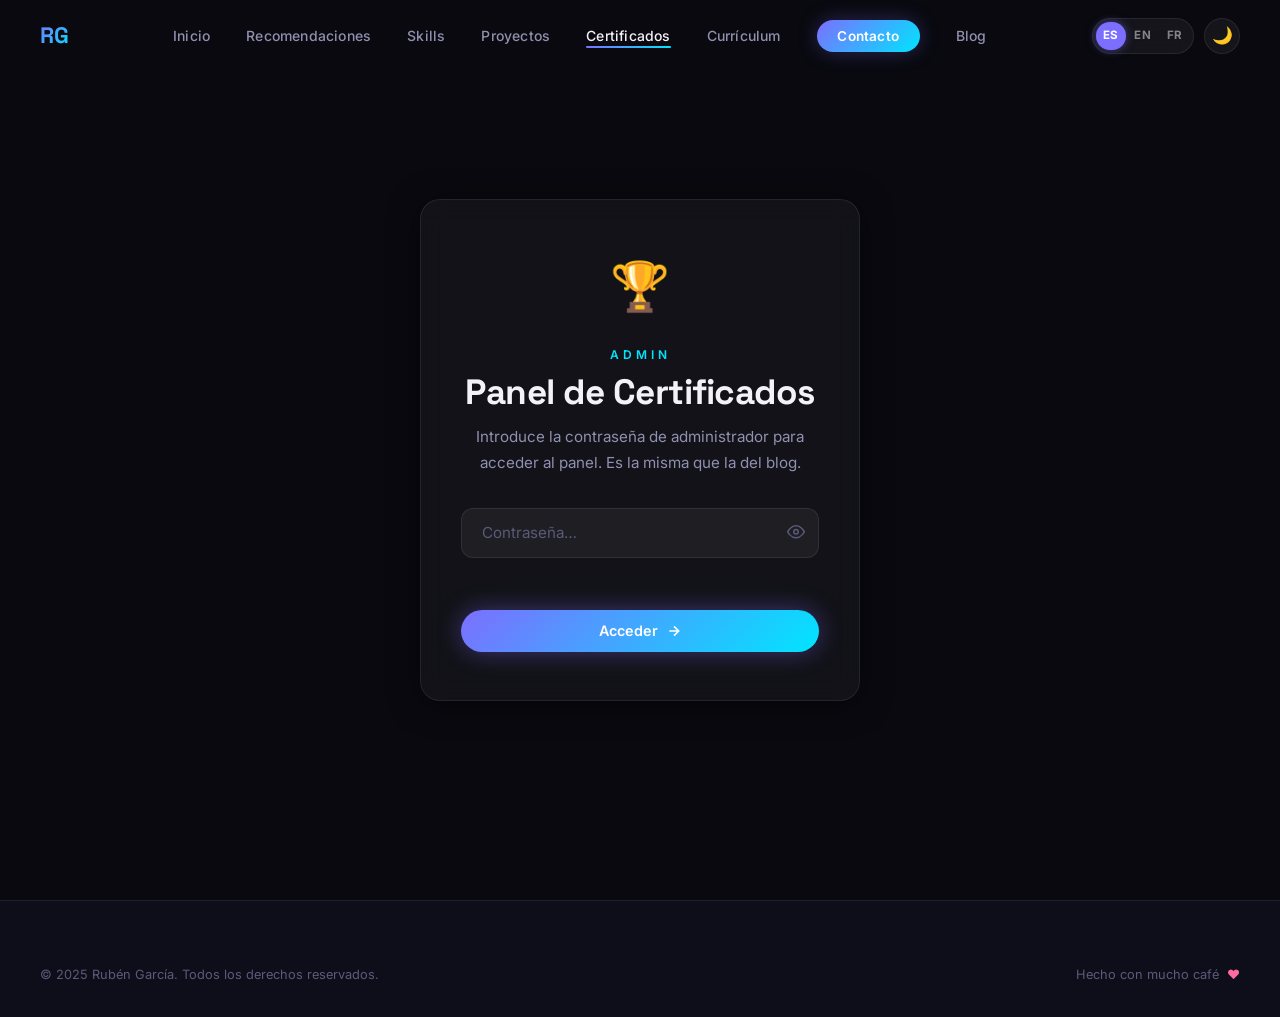
<file: certs-admin.html>
<!DOCTYPE html>
<html lang="es" data-theme="dark">
<head>
  <meta charset="UTF-8" />
  <meta name="viewport" content="width=device-width, initial-scale=1.0" />
  <meta name="description" content="Panel de administración de certificados — Rubén García." />
  <title>Admin Certificados — Rubén García</title>
  <link rel="stylesheet" href="css/styles.css?v=4bb4308" />
  <link rel="icon" href="data:image/svg+xml,<svg xmlns='http://www.w3.org/2000/svg' viewBox='0 0 32 32'><circle cx='16' cy='16' r='16' fill='%237c6fff'/><text y='22' x='7' font-size='18' font-family='sans-serif' fill='white'>R</text></svg>" />
  <style>
    .admin-card-collapsible .admin-card-header { cursor:pointer; user-select:none; }
    .admin-card-collapsible .admin-card-chevron { transition:transform .25s; flex-shrink:0; color:var(--text-muted); }
    .admin-card-collapsible.collapsed .admin-card-chevron { transform:rotate(-90deg); }
    .admin-card-body { display:grid; grid-template-rows:1fr; transition:grid-template-rows .3s ease; }
    .admin-card-collapsible.collapsed .admin-card-body { grid-template-rows:0fr; }
    .admin-card-body > * { overflow:hidden; }
    .github-token-ok   { background:rgba(100,220,120,.12); color:#64dc78; border:1px solid rgba(100,220,120,.3); font-size:0.78rem; padding:0.2rem 0.7rem; border-radius:20px; }
    .github-token-none { background:rgba(255,107,107,.10); color:#ff6b6b; border:1px solid rgba(255,107,107,.3); font-size:0.78rem; padding:0.2rem 0.7rem; border-radius:20px; }
    .admin-media-preview {
      display:flex; align-items:center; gap:0.75rem; padding:0.65rem 0.9rem;
      background:var(--bg-glass); border:1px solid var(--border); border-radius:var(--radius);
    }
    .admin-media-preview img { width:52px; height:52px; object-fit:cover; border-radius:8px; flex-shrink:0; }
    .admin-media-preview .admin-media-icon { font-size:1.8rem; flex-shrink:0; }
    .admin-media-preview .admin-media-name { flex:1; min-width:0; font-size:0.82rem; color:var(--text-secondary); overflow:hidden; text-overflow:ellipsis; white-space:nowrap; }
  </style>
</head>
<body>

  <!-- NAV -->
  <nav class="nav" id="nav" role="navigation" aria-label="Menú principal">
    <div class="nav-container">
      <a href="index.html" class="nav-logo" aria-label="Inicio">RG</a>
      <ul class="nav-links" role="list">
        <li><a href="index.html"         class="nav-link">Inicio</a></li>
        <li><a href="index.html#recommendations" class="nav-link">Recomendaciones</a></li>
        <li><a href="index.html#skills"  class="nav-link">Skills</a></li>
        <li><a href="projects.html"      class="nav-link">Proyectos</a></li>
        <li><a href="certificados.html"  class="nav-link active">Certificados</a></li>
        <li><a href="index.html#cv"      class="nav-link">Currículum</a></li>
        <li><a href="index.html#contact" class="nav-link nav-cta">Contacto</a></li>
        <li><a href="blog.html"          class="nav-link">Blog</a></li>
      </ul>
      <div class="nav-controls">
        <div class="lang-switcher" role="group" aria-label="Idioma">
          <button class="lang-btn" data-lang="es" aria-pressed="true"  title="Español">ES</button>
          <button class="lang-btn" data-lang="en" aria-pressed="false" title="English">EN</button>
          <button class="lang-btn" data-lang="fr" aria-pressed="false" title="Français">FR</button>
        </div>
        <button class="theme-toggle" id="theme-toggle" aria-label="Cambiar tema">
          <span class="theme-icon-sun">☀️</span>
          <span class="theme-icon-moon">🌙</span>
        </button>
      </div>
      <button class="nav-hamburger" id="nav-hamburger" aria-label="Abrir menú" aria-expanded="false">
        <span></span><span></span><span></span>
      </button>
    </div>
  </nav>

  <!-- Mobile drawer -->
  <nav class="nav-mobile" id="nav-mobile" aria-label="Menú móvil">
    <a href="index.html"         class="nav-link">Inicio</a>
    <a href="index.html#recommendations" class="nav-link">Recomendaciones</a>
    <a href="index.html#skills"  class="nav-link">Skills</a>
    <a href="projects.html"      class="nav-link">Proyectos</a>
    <a href="certificados.html"  class="nav-link">Certificados</a>
    <a href="index.html#cv"      class="nav-link">Currículum</a>
    <a href="index.html#contact" class="nav-link">Contacto</a>
    <a href="blog.html"          class="nav-link">Blog</a>
  </nav>

  <main class="admin-page">

    <!-- LOCK SCREEN -->
    <div id="admin-lock" style="min-height:100vh; display:flex; align-items:center; justify-content:center; padding:2rem;">
      <div class="blog-lock-card reveal" style="max-width:440px; width:100%;">
        <div class="blog-lock-icon">🏆</div>
        <span class="section-label" style="display:block; margin-bottom:0.5rem;">Admin</span>
        <h1 class="blog-lock-title">Panel de Certificados</h1>
        <p class="blog-lock-desc">Introduce la contraseña de administrador para acceder al panel. Es la misma que la del blog.</p>
        <form id="admin-lock-form" class="blog-lock-form" autocomplete="off">
          <div class="blog-password-wrap">
            <input type="password" id="admin-password" class="blog-password-input"
              placeholder="Contraseña…" aria-label="Contraseña" autocomplete="new-password" />
            <button type="button" class="blog-eye-btn" id="admin-eye-btn" aria-label="Mostrar contraseña">
              <svg id="eye-open"   width="18" height="18" viewBox="0 0 24 24" fill="none" stroke="currentColor" stroke-width="2"><path d="M1 12s4-8 11-8 11 8 11 8-4 8-11 8-11-8-11-8z"/><circle cx="12" cy="12" r="3"/></svg>
              <svg id="eye-closed" width="18" height="18" viewBox="0 0 24 24" fill="none" stroke="currentColor" stroke-width="2" style="display:none"><path d="M17.94 17.94A10.07 10.07 0 0112 20c-7 0-11-8-11-8a18.45 18.45 0 015.06-5.94M9.9 4.24A9.12 9.12 0 0112 4c7 0 11 8 11 8a18.5 18.5 0 01-2.16 3.19m-6.72-1.07a3 3 0 11-4.24-4.24"/><line x1="1" y1="1" x2="23" y2="23"/></svg>
            </button>
          </div>
          <p class="blog-error" id="admin-error" aria-live="polite"></p>
          <button type="submit" id="admin-submit" class="btn btn-primary blog-submit">
            <span>Acceder</span>
            <svg width="16" height="16" viewBox="0 0 24 24" fill="none" stroke="currentColor" stroke-width="2.5"><path d="M5 12h14M12 5l7 7-7 7"/></svg>
          </button>
        </form>
      </div>
    </div>

    <!-- ADMIN CONTENT -->
    <div id="admin-content" style="display:none;">

      <!-- Hero -->
      <div class="admin-hero">
        <span class="section-label">Admin</span>
        <h1 class="page-hero-title" style="margin-bottom:0.5rem;">
          Panel de <span class="gradient-text">Certificados</span>
        </h1>
        <p class="page-hero-subtitle">Crea y gestiona certificados y títulos académicos.</p>
        <div style="display:flex; gap:0.75rem; justify-content:center; margin-top:1.5rem; flex-wrap:wrap;">
          <a href="certificados.html" class="btn btn-outline" style="font-size:0.85rem;">
            <svg width="14" height="14" viewBox="0 0 24 24" fill="none" stroke="currentColor" stroke-width="2.5"><path d="M19 12H5M12 5l-7 7 7 7"/></svg>
            Volver a certificados
          </a>
          <button id="admin-logout" class="btn btn-outline" style="font-size:0.85rem;">
            <svg width="14" height="14" viewBox="0 0 24 24" fill="none" stroke="currentColor" stroke-width="2"><path d="M9 21H5a2 2 0 01-2-2V5a2 2 0 012-2h4M16 17l5-5-5-5M21 12H9"/></svg>
            Cerrar sesión
          </button>
        </div>
      </div>

      <div class="admin-section">

        <!-- ALERT -->
        <div id="admin-alert" style="display:none;"></div>

        <!-- ══════════════════════════════════════
             NUEVO / EDITAR CERTIFICADO
        ════════════════════════════════════════ -->
        <div class="admin-card">
          <div class="admin-card-header">
            <h2 class="admin-card-title">🏆 <span id="form-card-title">Nuevo certificado</span></h2>
            <button id="btn-toggle-form" class="btn btn-primary" style="font-size:0.82rem; padding:0.5rem 1.2rem;">
              + Añadir certificado
            </button>
          </div>

          <div class="admin-form-wrap" id="new-cert-form-wrap">
            <form class="admin-form" id="new-cert-form" autocomplete="off">

              <div class="admin-field">
                <label class="admin-label" for="f-title">Título</label>
                <input type="text" id="f-title" class="admin-input" placeholder="Ej: AWS Certified Solutions Architect…" required />
              </div>

              <div class="admin-row">
                <div class="admin-field">
                  <label class="admin-label" for="f-issuer">Emisor / Institución</label>
                  <input type="text" id="f-issuer" class="admin-input" placeholder="Ej: Amazon Web Services" required />
                </div>
                <div class="admin-field">
                  <label class="admin-label" for="f-date">Fecha de obtención</label>
                  <input type="date" id="f-date" class="admin-input" required />
                </div>
              </div>

              <div class="admin-field">
                <label class="admin-label" for="f-category">Categoría</label>
                <select id="f-category" class="admin-select">
                  <option value="sap">🟦 SAP</option>
                  <option value="cloud">☁️ Cloud</option>
                  <option value="idiomas">🗣️ Idiomas</option>
                  <option value="universidad">🎓 Universidad</option>
                  <option value="otros">📄 Otros</option>
                </select>
              </div>

              <div class="admin-field">
                <label class="admin-label">Etiquetas <span style="font-weight:400;text-transform:none;letter-spacing:0;color:var(--text-muted)">(Enter o coma para añadir)</span></label>
                <div class="admin-tag-box" id="tag-box" onclick="document.getElementById('tag-input').focus()">
                  <input type="text" id="tag-input" class="admin-tag-input" placeholder="Añadir etiqueta…" autocomplete="off" />
                </div>
              </div>

              <div class="admin-field">
                <label class="admin-label" for="f-desc">Descripción</label>
                <textarea id="f-desc" class="admin-textarea" style="min-height:120px;" placeholder="Breve descripción del certificado o título…" required></textarea>
              </div>

              <div class="admin-field">
                <label class="admin-label" for="f-link">Enlace de verificación <span style="font-weight:400;text-transform:none;letter-spacing:0;color:var(--text-muted)">(opcional)</span></label>
                <input type="url" id="f-link" class="admin-input" placeholder="https://www.credly.com/badges/…" />
              </div>

              <!-- MEDIA -->
              <div class="admin-field">
                <label class="admin-label">Imagen o PDF <span style="font-weight:400;text-transform:none;letter-spacing:0;color:var(--text-muted)">(opcional, no necesario por privacidad)</span></label>
                <div id="media-preview-wrap" style="display:none;">
                  <div class="admin-media-preview">
                    <img id="media-preview-img" style="display:none;" />
                    <span id="media-preview-icon" class="admin-media-icon" style="display:none;">📄</span>
                    <span class="admin-media-name" id="media-preview-name"></span>
                    <button type="button" class="admin-image-remove" id="btn-remove-media" title="Eliminar">×</button>
                  </div>
                </div>
                <label class="btn btn-outline" style="font-size:0.8rem; padding:0.45rem 1rem; cursor:pointer; margin-top:0.5rem; width:fit-content;">
                  📁 Subir imagen o PDF
                  <input type="file" id="media-upload" accept="image/*,application/pdf" style="display:none;" />
                </label>
                <p style="font-size:0.75rem; color:var(--text-muted); margin-top:0.4rem;">
                  Se codifica en Base64 dentro de certs.json (no se guarda en ningún servidor). Evita PDFs muy pesados (&gt; 4MB).
                </p>
              </div>

              <div style="display:flex; gap:0.75rem; flex-wrap:wrap; margin-top:0.5rem;">
                <button type="submit" id="btn-save-cert" class="btn btn-primary">💾 Guardar certificado</button>
                <button type="button" id="btn-cancel-form" class="btn btn-outline">Cancelar</button>
              </div>

            </form>
          </div>
        </div>

        <!-- ══════════════════════════════════════
             LISTA DE CERTIFICADOS
        ════════════════════════════════════════ -->
        <div class="admin-card">
          <div class="admin-card-header">
            <h2 class="admin-card-title">📋 Certificados</h2>
            <span id="certs-count" style="font-size:0.82rem; color:var(--text-muted);"></span>
          </div>
          <div class="admin-post-list" id="admin-cert-list">
            <!-- JS render -->
          </div>
        </div>

        <!-- ══════════════════════════════════════
             EXPORTAR
        ════════════════════════════════════════ -->
        <div class="admin-card">
          <div class="admin-card-header">
            <h2 class="admin-card-title">📤 Exportar a certs.json</h2>
            <div style="display:flex; gap:0.5rem; flex-wrap:wrap;">
              <button id="btn-export" class="btn btn-outline" style="font-size:0.82rem; padding:0.5rem 1.1rem;">
                Generar snippet
              </button>
              <button id="btn-publish" class="btn btn-primary" style="font-size:0.82rem; padding:0.5rem 1.1rem;">
                🚀 Publicar en GitHub
              </button>
            </div>
          </div>
          <p style="font-size:0.88rem; color:var(--text-secondary); margin-bottom:1rem; line-height:1.7;">
            Genera el JSON listo para reemplazar
            <code style="background:rgba(124,111,255,0.12);color:var(--accent-cyan);padding:0.1em 0.4em;border-radius:4px;font-size:0.85em;">js/certs.json</code>,
            o publícalo directamente en GitHub con un commit automático.
          </p>
          <textarea id="export-area" class="admin-export-area" readonly placeholder="Pulsa «Generar snippet» para ver el código…" style="display:none;"></textarea>
          <button id="btn-copy-export" class="btn btn-outline" style="margin-top:0.75rem; font-size:0.82rem; padding:0.5rem 1.1rem; display:none;">
            📋 Copiar al portapapeles
          </button>
        </div>

        <!-- ══════════════════════════════════════
             CONFIGURACIÓN GITHUB
        ════════════════════════════════════════ -->
        <div class="admin-card admin-card-collapsible" id="github-config-card">
          <div class="admin-card-header">
            <h2 class="admin-card-title">⚙️ Configuración GitHub</h2>
            <div style="display:flex;align-items:center;gap:0.75rem;">
              <span id="github-token-status-badge"></span>
              <svg class="admin-card-chevron" width="16" height="16" viewBox="0 0 24 24" fill="none" stroke="currentColor" stroke-width="2.5"><path d="M6 9l6 6 6-6"/></svg>
            </div>
          </div>
          <div class="admin-card-body"><div>
          <p style="font-size:0.88rem; color:var(--text-secondary); margin-bottom:1rem; line-height:1.7; margin-top:0.25rem;">
            Token con permiso <code style="background:rgba(124,111,255,0.12);color:var(--accent-cyan);padding:0.1em 0.4em;border-radius:4px;font-size:0.85em;">contents:write</code>
            sobre <code style="background:rgba(124,111,255,0.12);color:var(--accent-cyan);padding:0.1em 0.4em;border-radius:4px;font-size:0.85em;">rgbarco99/rgbarco99.github.io</code>.
            Se guarda <strong>cifrado con tu contraseña de admin</strong> en
            <code style="background:rgba(124,111,255,0.12);color:var(--accent-cyan);padding:0.1em 0.4em;border-radius:4px;font-size:0.85em;">js/admin-config.json</code>
            y lo comparten todos los paneles y dispositivos.
          </p>
          <form id="github-token-form" autocomplete="off">
            <div class="admin-field">
              <label class="admin-label" for="f-github-token">Sustituir token</label>
              <div class="blog-password-wrap" style="margin-top:0.4rem;">
                <input type="password" id="f-github-token" class="admin-input blog-password-input"
                  placeholder="github_pat_…" autocomplete="off" />
                <button type="button" class="blog-eye-btn" id="github-token-eye" aria-label="Mostrar token">
                  <svg id="gt-eye-open"   width="18" height="18" viewBox="0 0 24 24" fill="none" stroke="currentColor" stroke-width="2"><path d="M1 12s4-8 11-8 11 8 11 8-4 8-11 8-11-8-11-8z"/><circle cx="12" cy="12" r="3"/></svg>
                  <svg id="gt-eye-closed" width="18" height="18" viewBox="0 0 24 24" fill="none" stroke="currentColor" stroke-width="2" style="display:none"><path d="M17.94 17.94A10.07 10.07 0 0112 20c-7 0-11-8-11-8a18.45 18.45 0 015.06-5.94M9.9 4.24A9.12 9.12 0 0112 4c7 0 11 8 11 8a18.5 18.5 0 01-2.16 3.19m-6.72-1.07a3 3 0 11-4.24-4.24"/><line x1="1" y1="1" x2="23" y2="23"/></svg>
                </button>
              </div>
            </div>
            <div style="display:flex; gap:0.75rem; flex-wrap:wrap; margin-top:0.5rem;">
              <button type="submit" id="btn-save-token" class="btn btn-primary" style="font-size:0.85rem;">
                🔄 Verificar y guardar token
              </button>
            </div>
            <p style="font-size:0.78rem; color:var(--text-muted); margin-top:0.5rem; line-height:1.6;">
              Se comprueba con GitHub que el token puede escribir en el repo y se publica cifrado.
              Úsalo cuando el token caduque o lo revoques.
            </p>
          </form>
          </div></div>
        </div>

      </div><!-- /admin-section -->
    </div><!-- /admin-content -->

  </main>

  <footer class="footer" role="contentinfo">
    <div class="footer-inner">
      <div class="footer-bottom" style="border-top:none; padding-top:0;">
        <p>© 2025 Rubén García. Todos los derechos reservados.</p>
        <p class="footer-bottom-right">Hecho con mucho café <span class="footer-heart">♥</span></p>
      </div>
    </div>
  </footer>

  <script src="js/i18n.js?v=4bb4308"></script>
  <script src="js/blog-crypto.js?v=4bb4308"></script>
  <script src="js/admin-auth.js?v=4bb4308"></script>
  <script type="module">
    /* PDF thumbnail rendering (pdf.js, self-hosted — see js/vendor/pdfjs/) */
    import * as pdfjsLib from './js/vendor/pdfjs/pdf.min.mjs';
    pdfjsLib.GlobalWorkerOptions.workerSrc = './js/vendor/pdfjs/pdf.worker.min.mjs';

    function dataUrlToBytes(dataUrl) {
      const base64 = dataUrl.slice(dataUrl.indexOf(',') + 1);
      const binary = atob(base64);
      const bytes = new Uint8Array(binary.length);
      for (let i = 0; i < binary.length; i++) bytes[i] = binary.charCodeAt(i);
      return bytes;
    }

    function withTimeout(promise, ms, message) {
      return Promise.race([
        promise,
        new Promise((_, reject) => setTimeout(() => reject(new Error(message)), ms)),
      ]);
    }

    window.renderPdfThumbnail = async function renderPdfThumbnail(dataUrl) {
      /* disableWorker: renderizamos una sola página bajo demanda (acción puntual del admin,
         no una vista pública), así evitamos problemas de Worker/CSP en navegadores restrictivos.
         Se pasa como bytes (data:) en vez de url: — pdf.js resuelve las url data: internamente
         vía red, lo cual es más lento e innecesario aquí.
         withTimeout: red de seguridad — si el render se atasca (PDF raro, entorno restrictivo),
         fallamos con claridad en vez de dejar el formulario colgado indefinidamente. */
      const bytes = dataUrlToBytes(dataUrl);
      const task = pdfjsLib.getDocument({ data: bytes, disableWorker: true, isEvalSupported: false });
      const pdf = await withTimeout(task.promise, 10000, 'Tiempo de espera agotado al leer el PDF.');
      const page = await pdf.getPage(1);
      const MAX_PX = 500;
      const baseViewport = page.getViewport({ scale: 1 });
      const scale = MAX_PX / Math.max(baseViewport.width, baseViewport.height);
      const viewport = page.getViewport({ scale });
      const canvas = document.createElement('canvas');
      canvas.width = Math.round(viewport.width);
      canvas.height = Math.round(viewport.height);
      await withTimeout(
        page.render({ canvasContext: canvas.getContext('2d'), viewport }).promise,
        10000, 'Tiempo de espera agotado al renderizar el PDF.'
      );
      return canvas.toDataURL('image/webp', 0.82);
    };
  </script>
  <script>
  /* ════════════════════════════════════════════════════════════════════
     certs-admin.html — Panel de administración de certificados
     Reutiliza la misma contraseña de admin y el mismo token de GitHub
     cifrado que blog-admin.html (mismas claves de sessionStorage/localStorage).
     La autenticación vive en js/admin-auth.js (fichero js/admin-config.json).
  ════════════════════════════════════════════════════════════════════ */

  const ADMIN_AUTH    = '_admin_auth';
  const ADMIN_PW      = '_admin_pw';
  const LOCAL_KEY     = '_certs_local_items';
  const DELETED_KEY   = '_certs_deleted_items';

  const GITHUB_OWNER        = 'rgbarco99';
  const GITHUB_REPO         = 'rgbarco99.github.io';
  const GITHUB_BRANCH       = 'main';
  const GITHUB_DATA_FILE    = 'js/certs.json';
  const GITHUB_VERSION_FILE = 'js/certs-version.json';

  /* ── Theme ───────────────────────────────────────────────────────── */
  const savedTheme = localStorage.getItem('portfolio-theme') || 'dark';
  document.documentElement.setAttribute('data-theme', savedTheme);
  document.getElementById('theme-toggle')?.addEventListener('click', () => {
    const next = document.documentElement.getAttribute('data-theme') === 'dark' ? 'light' : 'dark';
    document.documentElement.setAttribute('data-theme', next);
    localStorage.setItem('portfolio-theme', next);
  });

  /* ── Nav ─────────────────────────────────────────────────────────── */
  const navEl = document.querySelector('.nav');
  window.addEventListener('scroll', () => navEl.classList.toggle('scrolled', window.scrollY > 20), { passive: true });
  const hamburger = document.getElementById('nav-hamburger');
  const mobileMenu = document.getElementById('nav-mobile');
  if (hamburger && mobileMenu) hamburger.addEventListener('click', () => {
    hamburger.classList.toggle('active'); mobileMenu.classList.toggle('open');
  });

  /* ── Scroll reveal ───────────────────────────────────────────────── */
  const revealObs = new IntersectionObserver(entries =>
    entries.forEach(e => { if (e.isIntersecting) e.target.classList.add('visible'); }),
    { threshold: 0.1 }
  );
  document.querySelectorAll('.reveal').forEach(el => revealObs.observe(el));

  /* ── Eye toggle (lock screen) ────────────────────────────────────── */
  const eyeBtn    = document.getElementById('admin-eye-btn');
  const pwInput   = document.getElementById('admin-password');
  const eyeOpen   = document.getElementById('eye-open');
  const eyeClosed = document.getElementById('eye-closed');
  if (eyeBtn) eyeBtn.addEventListener('click', () => {
    const t = pwInput.type === 'text';
    pwInput.type = t ? 'password' : 'text';
    eyeOpen.style.display   = t ? 'block' : 'none';
    eyeClosed.style.display = t ? 'none'  : 'block';
  });

  /* ── Static certs (loaded via fetch) ─────────────────────────────── */
  let _staticCerts = [];

  let _baseVersion = 0;   // versión publicada sobre la que se está trabajando

  async function loadStaticCerts() {
    const pub = await adminAuth.loadPublished(GITHUB_VERSION_FILE, GITHUB_DATA_FILE);
    _staticCerts = pub.data;
    _baseVersion = pub.t;
    adminAuth.pruneLocalCopies(LOCAL_KEY, _staticCerts);
  }

  /** Etiqueta de estado: en línea / con cambios sin publicar / solo en este navegador */
  function publishBadge(x) {
    if (x._source !== 'local') return '<span class="admin-badge admin-badge-static" title="Igual que lo publicado en GitHub">✅ En línea</span>';
    const st = _staticCerts.find(s => String(s.id) === String(x.id));
    if (!st) return '<span class="admin-badge admin-badge-local" title="Solo existe en este navegador">💾 Solo local</span>';
    const { _source, ...rest } = x;
    return adminAuth.canon(rest) === adminAuth.canon(st)
      ? '<span class="admin-badge admin-badge-static" title="Igual que lo publicado en GitHub">✅ En línea</span>'
      : '<span class="admin-badge admin-badge-local" title="Tiene cambios locales que aún no están publicados">✏️ Sin publicar</span>';
  }

  /* ── localStorage helpers ────────────────────────────────────────── */
  function getLocalCerts() {
    try { return JSON.parse(localStorage.getItem(LOCAL_KEY) || '[]'); } catch { return []; }
  }
  function saveLocalCerts(certs) { localStorage.setItem(LOCAL_KEY, JSON.stringify(certs)); }
  function isQuotaError(err) {
    return !!err && (err.name === 'QuotaExceededError' || err.code === 22 || err.code === 1014);
  }

  function getDeletedIds() {
    try { return JSON.parse(localStorage.getItem(DELETED_KEY) || '[]'); } catch { return []; }
  }
  function addDeletedId(id) {
    const ids = getDeletedIds();
    if (!ids.includes(String(id))) { ids.push(String(id)); localStorage.setItem(DELETED_KEY, JSON.stringify(ids)); }
  }

  function getAllCerts() {
    const deletedIds  = new Set(getDeletedIds());
    const staticCerts = _staticCerts
      .filter(c => !deletedIds.has(String(c.id)))
      .map(c => ({ ...c, _source: 'static' }));
    const localCerts  = getLocalCerts().map(c => ({ ...c, _source: 'local' }));
    const ids = new Set();
    const merged = [];
    for (const c of [...localCerts, ...staticCerts]) {
      const key = String(c.id);
      if (!ids.has(key)) { ids.add(key); merged.push(c); }
    }
    return merged.sort((a, b) => new Date(b.date) - new Date(a.date));
  }

  /* ── Alert ───────────────────────────────────────────────────────── */
  function showAlert(msg, type = 'success', opts = {}) {
    const el = document.getElementById('admin-alert');
    const closeBtn = opts.persistent
      ? `<button onclick="document.getElementById('admin-alert').style.display='none'"
           style="margin-left:auto;background:none;border:none;cursor:pointer;font-size:1.3rem;color:inherit;line-height:1;padding:0 0.2rem;flex-shrink:0;" aria-label="Cerrar">×</button>`
      : '';
    el.innerHTML = `<div class="admin-alert admin-alert-${type}" style="display:flex;align-items:center;gap:0.5rem;">
      ${type === 'success' ? '✅' : '❌'} <span style="flex:1">${msg}</span>${closeBtn}</div>`;
    el.style.display = 'block';
    if (opts.persistent) {
      el.scrollIntoView({ behavior: 'smooth', block: 'nearest' });
    } else {
      setTimeout(() => { el.style.display = 'none'; }, 4000);
    }
  }

  /* ── Format date ─────────────────────────────────────────────────── */
  function fmtDate(d) {
    return new Date(d + 'T12:00:00').toLocaleDateString('es', { year: 'numeric', month: 'short', day: 'numeric' });
  }

  const CATEGORY_LABELS = {
    sap: '🟦 SAP', cloud: '☁️ Cloud', idiomas: '🗣️ Idiomas',
    universidad: '🎓 Universidad', otros: '📄 Otros'
  };

  /* ── Tag input ───────────────────────────────────────────────────── */
  let tags = [];

  function renderTags() {
    const box   = document.getElementById('tag-box');
    const input = document.getElementById('tag-input');
    box.querySelectorAll('.admin-tag-pill').forEach(el => el.remove());
    tags.forEach(tag => {
      const pill = document.createElement('span');
      pill.className = 'admin-tag-pill';
      pill.innerHTML = `${tag}<button type="button" onclick="removeTag('${tag}')" aria-label="Eliminar ${tag}">×</button>`;
      box.insertBefore(pill, input);
    });
  }

  function addTag(val) {
    const t = val.trim().replace(/,+$/, '');
    if (t && !tags.includes(t)) { tags.push(t); renderTags(); }
  }
  function removeTag(t) { tags = tags.filter(x => x !== t); renderTags(); }
  window.removeTag = removeTag;

  document.getElementById('tag-input').addEventListener('keydown', e => {
    if (e.key === 'Enter' || e.key === ',') { e.preventDefault(); addTag(e.target.value); e.target.value = ''; }
    else if (e.key === 'Backspace' && !e.target.value && tags.length) { tags.pop(); renderTags(); }
  });
  document.getElementById('tag-input').addEventListener('blur', e => {
    if (e.target.value) { addTag(e.target.value); e.target.value = ''; }
  });

  /* ── Media (single image or PDF) ─────────────────────────────────── */
  let currentMedia = null;     // data URL — asset shown in the detail pop-up
  let currentMediaType = null; // 'image' | 'pdf'
  let currentThumbnail = null; // data URL — small preview shown on the grid card

  function renderMediaPreview() {
    const wrap = document.getElementById('media-preview-wrap');
    const img  = document.getElementById('media-preview-img');
    const icon = document.getElementById('media-preview-icon');
    const name = document.getElementById('media-preview-name');
    if (!currentMedia) { wrap.style.display = 'none'; return; }
    wrap.style.display = 'block';
    if (currentThumbnail) {
      icon.style.display = 'none';
      img.style.display = 'block';
      img.src = currentThumbnail;
      name.textContent = currentMediaType === 'pdf' ? 'PDF — miniatura de la portada' : 'Imagen adjunta';
    } else if (currentMediaType === 'pdf') {
      img.style.display = 'none';
      icon.style.display = 'inline-block';
      name.textContent = 'Generando miniatura…';
    } else {
      icon.style.display = 'none';
      img.style.display = 'block';
      img.src = currentMedia;
      name.textContent = 'Imagen adjunta';
    }
  }

  document.getElementById('btn-remove-media').addEventListener('click', () => {
    currentMedia = null; currentMediaType = null; currentThumbnail = null;
    document.getElementById('media-upload').value = '';
    renderMediaPreview();
  });

  document.getElementById('media-upload').addEventListener('change', e => {
    const file = e.target.files[0];
    if (!file) return;

    if (file.type === 'application/pdf') {
      if (file.size > 2 * 1024 * 1024) {
        showAlert('El PDF pesa más de 2MB — el borrador local tiene un límite de espacio (localStorage) y podría no guardarse. Si falla, prueba con un PDF más ligero o comprimido.', 'error', { persistent: true });
      }
      const reader = new FileReader();
      reader.onload = async ev => {
        currentMedia = ev.target.result;
        currentMediaType = 'pdf';
        currentThumbnail = null;
        renderMediaPreview();
        try {
          currentThumbnail = await window.renderPdfThumbnail(currentMedia);
        } catch (err) {
          console.error('No se pudo generar la miniatura del PDF:', err);
          showAlert('No se pudo generar una miniatura del PDF (puede estar protegido o dañado). Se guardará solo con el icono genérico.', 'error');
        }
        renderMediaPreview();
      };
      reader.readAsDataURL(file);
    } else if (file.type.startsWith('image/')) {
      const reader = new FileReader();
      reader.onload = ev => {
        const img = new Image();
        img.onload = () => {
          const MAX_PX = 1000;
          const scale = Math.min(1, MAX_PX / Math.max(img.width, img.height));
          const canvas = document.createElement('canvas');
          canvas.width  = Math.round(img.width  * scale);
          canvas.height = Math.round(img.height * scale);
          canvas.getContext('2d').drawImage(img, 0, 0, canvas.width, canvas.height);
          currentMedia = canvas.toDataURL('image/webp', 0.85);
          currentMediaType = 'image';
          currentThumbnail = currentMedia;
          renderMediaPreview();
        };
        img.src = ev.target.result;
      };
      reader.readAsDataURL(file);
    } else {
      showAlert('Formato no soportado. Sube una imagen o un PDF.', 'error');
    }
    e.target.value = '';
  });

  /* ── Form toggle / reset ─────────────────────────────────────────── */
  const formWrap = document.getElementById('new-cert-form-wrap');
  let editingCertId = null;

  function resetForm() {
    document.getElementById('new-cert-form').reset();
    tags = []; renderTags();
    currentMedia = null; currentMediaType = null; currentThumbnail = null; renderMediaPreview();
    editingCertId = null;
    document.getElementById('f-date').value = new Date().toISOString().split('T')[0];
    document.getElementById('form-card-title').textContent = 'Nuevo certificado';
    document.getElementById('btn-toggle-form').textContent = '+ Añadir certificado';
    document.getElementById('static-edit-note')?.remove();
  }

  document.getElementById('btn-toggle-form').addEventListener('click', () => {
    const isOpen = formWrap.classList.contains('open');
    if (isOpen) { formWrap.classList.remove('open'); resetForm(); }
    else { formWrap.classList.add('open'); resetForm(); }
  });

  document.getElementById('btn-cancel-form').addEventListener('click', () => {
    formWrap.classList.remove('open');
    resetForm();
  });

  /* ── Render cert list ────────────────────────────────────────────── */
  function renderCertList() {
    const certs = getAllCerts();
    const list  = document.getElementById('admin-cert-list');
    const count = document.getElementById('certs-count');
    count.textContent = `${certs.length} certificado${certs.length !== 1 ? 's' : ''}`;

    if (!certs.length) {
      list.innerHTML = '<p style="color:var(--text-muted);font-size:0.9rem;text-align:center;padding:1.5rem 0;">No hay certificados todavía.</p>';
      return;
    }

    list.innerHTML = certs.map(c => `
      <div class="admin-post-item">
        <div class="admin-post-item-info">
          <span class="admin-post-item-emoji">${c.mediaType === 'pdf' ? '📄' : c.media ? '🖼️' : '🏆'}</span>
          <div style="min-width:0;">
            <span class="admin-post-item-title" title="${c.title}">${c.title}</span>
            <div class="admin-post-item-meta">${fmtDate(c.date)} · ${c.issuer || '—'} · ${CATEGORY_LABELS[c.category] || c.category}</div>
          </div>
        </div>
        <div class="admin-post-item-actions">
          ${publishBadge(c)}
          <button class="btn btn-outline" onclick="editCert('${c.id}')"
            style="font-size:0.75rem;padding:0.3rem 0.65rem;" title="Editar">✏️</button>
          <button class="btn btn-outline" onclick="deleteCert('${c.id}')"
            style="font-size:0.75rem;padding:0.3rem 0.65rem;border-color:#ff6b6b50;color:#ff6b6b;" title="Eliminar">🗑</button>
        </div>
      </div>`).join('');
  }

  /* ── Edit cert ───────────────────────────────────────────────────── */
  function editCert(id) {
    const cert = getAllCerts().find(c => String(c.id) === String(id));
    if (!cert) return;

    document.getElementById('f-title').value    = cert.title || '';
    document.getElementById('f-issuer').value   = cert.issuer || '';
    document.getElementById('f-date').value     = cert.date || '';
    document.getElementById('f-category').value = cert.category || 'otros';
    document.getElementById('f-desc').value     = cert.description || '';
    document.getElementById('f-link').value     = cert.link || '';
    tags = [...(cert.tags || [])]; renderTags();
    currentMedia = cert.media || null;
    currentMediaType = cert.mediaType || null;
    currentThumbnail = cert.thumbnail || null;
    renderMediaPreview();

    editingCertId = id;
    document.getElementById('form-card-title').textContent = 'Editar certificado';
    document.getElementById('btn-toggle-form').textContent = '− Cancelar edición';

    let staticNote = document.getElementById('static-edit-note');
    if (cert._source === 'static') {
      if (!staticNote) {
        staticNote = document.createElement('p');
        staticNote.id = 'static-edit-note';
        staticNote.style.cssText = 'font-size:0.82rem;color:var(--accent-cyan);background:rgba(0,229,255,.08);border:1px solid rgba(0,229,255,.2);border-radius:8px;padding:0.6rem 0.9rem;margin-bottom:0.75rem;';
        document.getElementById('new-cert-form').prepend(staticNote);
      }
      staticNote.textContent = 'ℹ️ Este certificado viene de certs.json. Los cambios se guardarán como versión local — usa «Publicar en GitHub» para hacerlos permanentes.';
    } else if (staticNote) {
      staticNote.remove();
    }

    formWrap.classList.add('open');
    formWrap.scrollIntoView({ behavior: 'smooth', block: 'start' });
  }
  window.editCert = editCert;

  /* ── Delete cert ─────────────────────────────────────────────────── */
  function deleteCert(id) {
    const cert = getAllCerts().find(c => String(c.id) === String(id));
    if (!cert) return;
    const isStatic = cert._source === 'static';
    const confirmMsg = isStatic
      ? '¿Ocultar este certificado de certs.json? Quedará eliminado del panel pero deberás publicar en GitHub para borrarlo definitivamente.'
      : '¿Eliminar este certificado? Esta acción no se puede deshacer.';
    if (!confirm(confirmMsg)) return;

    if (isStatic) addDeletedId(id);
    saveLocalCerts(getLocalCerts().filter(c => String(c.id) !== String(id)));
    renderCertList();
    showAlert(isStatic ? 'Certificado ocultado. Publica en GitHub para eliminarlo definitivamente.' : 'Certificado eliminado.');
  }
  window.deleteCert = deleteCert;

  /* ── Save cert ───────────────────────────────────────────────────── */
  document.getElementById('new-cert-form').addEventListener('submit', e => {
    e.preventDefault();
    const btn = document.getElementById('btn-save-cert');
    btn.disabled = true;
    const origLabel = btn.innerHTML;

    try {
      const title    = document.getElementById('f-title').value.trim();
      const issuer   = document.getElementById('f-issuer').value.trim();
      const date     = document.getElementById('f-date').value;
      const category = document.getElementById('f-category').value;
      const desc     = document.getElementById('f-desc').value.trim();
      const link     = document.getElementById('f-link').value.trim();

      if (!title || !issuer || !date || !desc) {
        showAlert('Completa título, emisor, fecha y descripción.', 'error', { persistent: true });
        return;
      }

      const id = editingCertId || ('cert-' + Date.now());
      const cert = {
        id, title, issuer, date, category,
        tags: [...tags],
        description: desc,
        link: link || null,
        mediaType: currentMediaType,
        media: currentMedia,
        thumbnail: currentThumbnail,
      };

      const local = getLocalCerts().filter(c => String(c.id) !== String(id));
      local.push(cert);

      let savedWithoutMedia = false;
      try {
        saveLocalCerts(local);
      } catch (err) {
        if (isQuotaError(err) && cert.media) {
          const retry = confirm('El archivo adjunto es demasiado grande para guardarse en el navegador (el borrador local tiene un límite de unos 5-10MB). ¿Guardar el certificado sin la imagen/PDF adjunto? Podrás intentar añadirlo más tarde con un archivo más ligero.');
          if (!retry) throw err;
          cert.media = null;
          cert.mediaType = null;
          cert.thumbnail = null;
          saveLocalCerts(local);
          savedWithoutMedia = true;
        } else {
          throw err;
        }
      }

      const verb = editingCertId ? 'actualizado' : 'guardado';
      formWrap.classList.remove('open');
      resetForm();
      renderCertList();
      showAlert(savedWithoutMedia
        ? `Certificado "${title}" ${verb} sin el archivo adjunto (era demasiado grande para el almacenamiento local).`
        : `Certificado "${title}" ${verb} correctamente.`);
    } catch (err) {
      console.error(err);
      if (isQuotaError(err)) {
        showAlert('No se pudo guardar: el almacenamiento local está lleno. Elimina o reduce el tamaño de las imágenes/PDFs adjuntos, o publica en GitHub los certificados existentes para liberar espacio del borrador local.', 'error', { persistent: true });
      } else {
        showAlert('Error al guardar el certificado.', 'error', { persistent: true });
      }
    } finally {
      btn.disabled = false;
      btn.innerHTML = origLabel;
    }
  });

  /* ── Generate certs.json content (shared) ───────────────────────── */
  function generateCertsJson() {
    const all = getAllCerts().map(({ _source, ...c }) => c);
    return JSON.stringify(all, null, 2);
  }

  /* ── Export (snippet) ────────────────────────────────────────────── */
  document.getElementById('btn-export').addEventListener('click', () => {
    const snippet = generateCertsJson();
    const area = document.getElementById('export-area');
    area.style.display = 'block';
    area.value = snippet;
    document.getElementById('btn-copy-export').style.display = 'inline-flex';
    showAlert('JSON generado. Cópialo y reemplaza el contenido de js/certs.json');
  });

  document.getElementById('btn-copy-export').addEventListener('click', () => {
    navigator.clipboard.writeText(document.getElementById('export-area').value)
      .then(() => showAlert('Copiado al portapapeles.'))
      .catch(() => { document.getElementById('export-area').select(); document.execCommand('copy'); showAlert('Copiado.'); });
  });

  /* ── GitHub token (compartido: js/admin-config.json vía admin-auth.js) ── */
  function updateGitHubBadge() {
    const badge = document.getElementById('github-token-status-badge');
    const ok    = adminAuth.hasToken();
    badge.innerHTML = ok
      ? '<span class="github-token-ok">● Token configurado</span>'
      : '<span class="github-token-none">● Sin token</span>';
    document.getElementById('github-config-card')?.classList.toggle('collapsed', ok);
  }

  const getGitHubToken = () => adminAuth.getToken();

  /* Eye toggle for token field */
  document.getElementById('github-token-eye')?.addEventListener('click', () => {
    const inp = document.getElementById('f-github-token');
    const isText = inp.type === 'text';
    inp.type = isText ? 'password' : 'text';
    document.getElementById('gt-eye-open').style.display   = isText ? 'block' : 'none';
    document.getElementById('gt-eye-closed').style.display = isText ? 'none'  : 'block';
  });

  /* Replace token (verifica permisos y publica js/admin-config.json) */
  document.getElementById('github-token-form').addEventListener('submit', async e => {
    e.preventDefault();
    const inp   = document.getElementById('f-github-token');
    const btn   = document.getElementById('btn-save-token');
    const token = inp.value.trim();
    if (!/^(ghp_|github_pat_)/.test(token)) {
      showAlert('El token no parece válido (debe empezar por ghp_ o github_pat_).', 'error');
      return;
    }
    btn.disabled = true;
    const orig = btn.innerHTML;
    btn.innerHTML = '🔄 Verificando…';
    try {
      await adminAuth.replaceToken(token);
      inp.value = '';
      updateGitHubBadge();
      showAlert('Token verificado y publicado cifrado. Disponible en todos los dispositivos en ~1 minuto.');
    } catch (err) {
      showAlert(`Error: ${err.message}`, 'error', { persistent: true });
    } finally {
      btn.disabled = false;
      btn.innerHTML = orig;
    }
  });

  /* ── Publish to GitHub ───────────────────────────────────────────── */
  function toBase64Unicode(str) {
    const bytes = new TextEncoder().encode(str);
    let binary = '';
    for (const b of bytes) binary += String.fromCharCode(b);
    return btoa(binary);
  }

  document.getElementById('btn-publish').addEventListener('click', async () => {
    const btn = document.getElementById('btn-publish');
    btn.disabled = true;
    const origLabel = btn.innerHTML;
    try {
      btn.innerHTML = '🔄 Descifrando token…';
      const token = await getGitHubToken();
      if (!token) {
        showAlert('Configura primero el token de GitHub en la sección de abajo.', 'error');
        document.querySelector('#github-token-form').scrollIntoView({ behavior: 'smooth', block: 'center' });
        return;
      }

      btn.innerHTML = '🔄 Generando certs.json…';
      btn.innerHTML = '🔄 Comprobando versión…';
      const fresh = await adminAuth.fetchIfNewer(GITHUB_VERSION_FILE, GITHUB_DATA_FILE, _baseVersion, token);
      if (fresh) {
        /* Alguien publicó después de abrir este panel: no sobrescribir */
        _staticCerts = fresh.data;
        _baseVersion = fresh.t;
        adminAuth.pruneLocalCopies(LOCAL_KEY, _staticCerts);
        renderCertList();
        showAlert('Se ha publicado desde otro dispositivo o pestaña después de abrir este panel. ' +
          'No se ha subido nada. Ya se ha cargado lo publicado y tus cambios locales se mantienen encima: ' +
          'revisa la lista y vuelve a pulsar «Publicar».', 'error', { persistent: true });
        return;
      }

      const content = generateCertsJson();
      const today   = new Date().toISOString().split('T')[0];
      const headers = { Authorization: `Bearer ${token}`, Accept: 'application/vnd.github+json', 'Content-Type': 'application/json' };

      async function putFile(path, fileContent, message) {
        const apiUrl = `https://api.github.com/repos/${GITHUB_OWNER}/${GITHUB_REPO}/contents/${path}`;
        const getRes = await fetch(`${apiUrl}?ref=${GITHUB_BRANCH}`, { headers });
        const sha    = getRes.ok ? (await getRes.json()).sha : undefined;
        const putRes = await fetch(apiUrl, {
          method: 'PUT',
          headers,
          body: JSON.stringify({ message, content: toBase64Unicode(fileContent), ...(sha ? { sha } : {}), branch: GITHUB_BRANCH }),
        });
        if (!putRes.ok) {
          const err = await putRes.json().catch(() => ({}));
          throw new Error(err.message || `GitHub PUT ${putRes.status}`);
        }
      }

      btn.innerHTML = '🔄 Publicando certs.json…';
      await putFile(GITHUB_DATA_FILE, content, `certs: update certs.json (${today})`);

      btn.innerHTML = '🔄 Actualizando versión…';
      const versionT = Date.now();
      await putFile(GITHUB_VERSION_FILE, JSON.stringify({ t: versionT }), `certs: bump certs-version (${today})`);

      /* Lo publicado pasa a ser la referencia: se limpian los borradores locales */
      const published = JSON.parse(content);
      _staticCerts = published;
      _baseVersion = versionT;
      localStorage.removeItem(LOCAL_KEY);
      localStorage.removeItem(DELETED_KEY);
      adminAuth.rememberPublished(GITHUB_DATA_FILE, versionT, published);
      renderCertList();

      showAlert('Publicado en GitHub. El sitio se redesplegará en ~1 minuto.');
    } catch (err) {
      console.error(err);
      showAlert(`Error al publicar: ${err.message}`, 'error');
    } finally {
      btn.disabled = false;
      btn.innerHTML = origLabel;
    }
  });

  /* ── Collapsible cards ───────────────────────────────────────────── */
  document.querySelectorAll('.admin-card-collapsible .admin-card-header').forEach(header => {
    header.addEventListener('click', () => header.closest('.admin-card-collapsible').classList.toggle('collapsed'));
  });

  /* ── Auth ────────────────────────────────────────────────────────── */
  async function unlockAdmin() {
    document.getElementById('admin-lock').style.display    = 'none';
    document.getElementById('admin-content').style.display = 'block';
    resetForm();
    await loadStaticCerts();
    renderCertList();
    updateGitHubBadge();
  }

  function lockAdmin() {
    adminAuth.logout();
    location.reload();
  }

  document.getElementById('admin-logout').addEventListener('click', lockAdmin);

  document.addEventListener('DOMContentLoaded', () => adminAuth.initLockScreen(unlockAdmin));
  </script>
  <script src="js/main.js?v=4bb4308"></script>
</body>
</html>
</file>
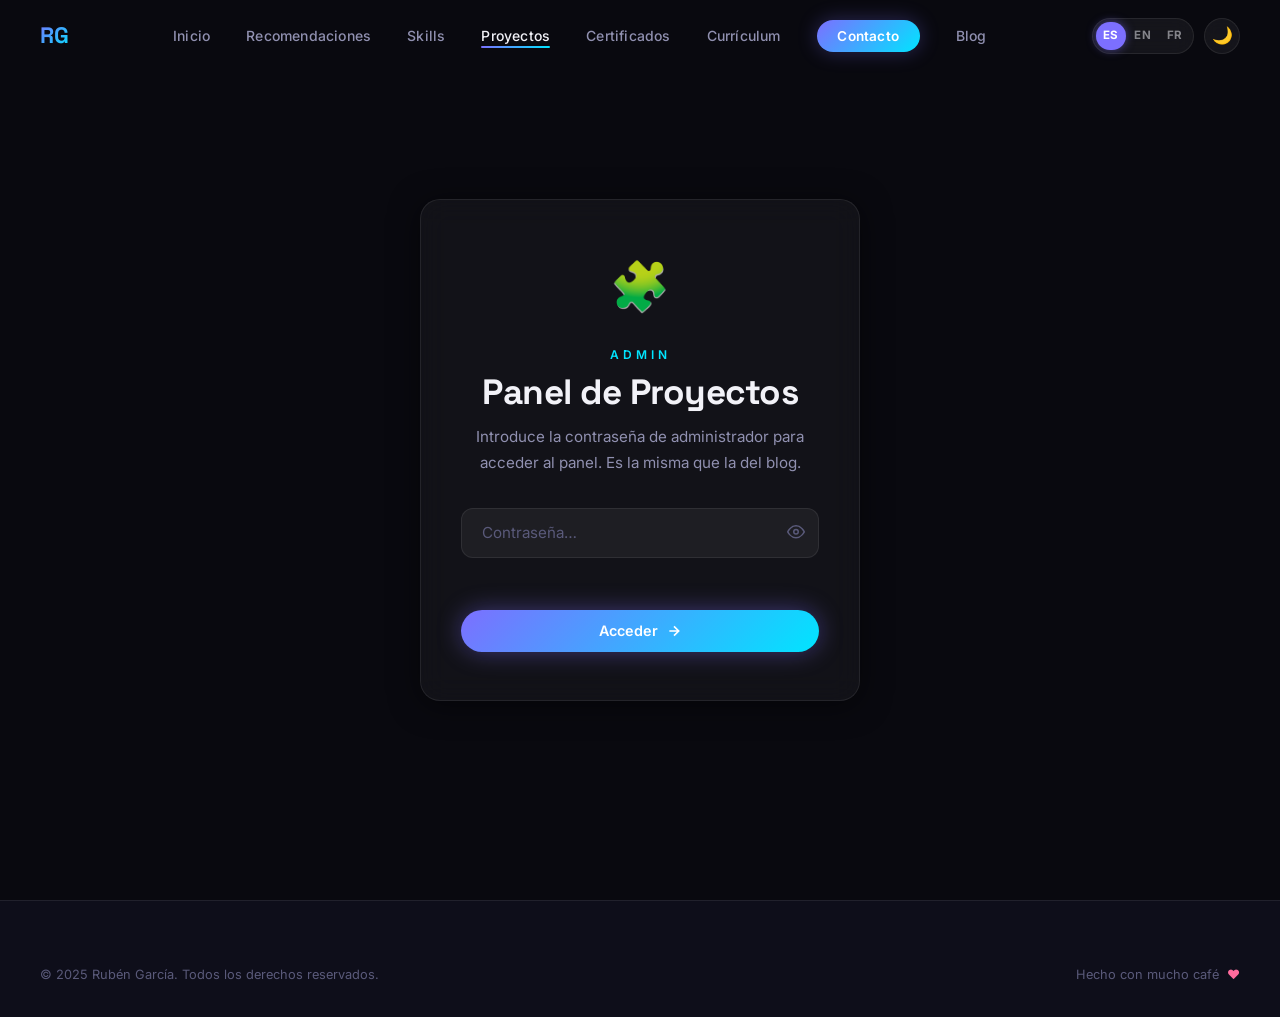
<file: projects-admin.html>
<!DOCTYPE html>
<html lang="es" data-theme="dark">
<head>
  <meta charset="UTF-8" />
  <meta name="viewport" content="width=device-width, initial-scale=1.0" />
  <meta name="description" content="Panel de administración de proyectos — Rubén García." />
  <meta name="robots" content="noindex" />
  <title>Admin Proyectos — Rubén García</title>
  <link rel="stylesheet" href="css/styles.css?v=4bb4308" />
  <link rel="icon" href="data:image/svg+xml,<svg xmlns='http://www.w3.org/2000/svg' viewBox='0 0 32 32'><circle cx='16' cy='16' r='16' fill='%237c6fff'/><text y='22' x='7' font-size='18' font-family='sans-serif' fill='white'>R</text></svg>" />
  <style>
    .admin-card-collapsible .admin-card-header { cursor:pointer; user-select:none; }
    .admin-card-collapsible .admin-card-chevron { transition:transform .25s; flex-shrink:0; color:var(--text-muted); }
    .admin-card-collapsible.collapsed .admin-card-chevron { transform:rotate(-90deg); }
    .admin-card-body { display:grid; grid-template-rows:1fr; transition:grid-template-rows .3s ease; }
    .admin-card-collapsible.collapsed .admin-card-body { grid-template-rows:0fr; }
    .admin-card-body > * { overflow:hidden; }
    .github-token-ok   { background:rgba(100,220,120,.12); color:#64dc78; border:1px solid rgba(100,220,120,.3); font-size:0.78rem; padding:0.2rem 0.7rem; border-radius:20px; }
    .github-token-none { background:rgba(255,107,107,.10); color:#ff6b6b; border:1px solid rgba(255,107,107,.3); font-size:0.78rem; padding:0.2rem 0.7rem; border-radius:20px; }
    .admin-hint { font-weight:400; text-transform:none; letter-spacing:0; color:var(--text-muted); }
    .admin-help { font-size:0.75rem; color:var(--text-muted); margin-top:0.35rem; line-height:1.55; }
    .kind-fields { display:none; }
    .kind-fields.active { display:block; }
    .release-status { font-size:0.8rem; margin-top:0.45rem; line-height:1.55; }
    .release-status.ok  { color:#64dc78; }
    .release-status.err { color:#ff6b6b; }
    [data-theme="light"] .release-status.ok { color:#1f8f3a; }
    .img-list { display:flex; gap:0.65rem; flex-wrap:wrap; margin-top:0.5rem; }
    .img-item {
      position:relative; width:150px; border:1px solid var(--border); border-radius:10px; overflow:hidden;
      background:var(--bg-glass);
    }
    .img-item img { width:100%; height:92px; object-fit:cover; display:block; }
    .img-item-bar { display:flex; align-items:center; justify-content:space-between; padding:0.25rem 0.35rem; gap:0.25rem; }
    .img-item-bar button {
      background:none; border:1px solid var(--border); border-radius:6px; color:var(--text-secondary);
      cursor:pointer; font-size:0.8rem; line-height:1; padding:0.25rem 0.45rem;
    }
    .img-item-bar button:hover:not(:disabled) { border-color:var(--accent-purple); color:var(--accent-purple); }
    .img-item-bar button:disabled { opacity:.3; cursor:default; }
    .img-item-cover {
      position:absolute; top:0.35rem; left:0.35rem; font-size:0.65rem; font-weight:700; letter-spacing:.5px;
      background:var(--gradient-main); color:#fff; padding:0.1rem 0.45rem; border-radius:20px;
    }
    .admin-thumb { width:44px; height:30px; object-fit:cover; border-radius:6px; flex-shrink:0; }
    .desc-tabs { display:flex; gap:0.4rem; margin-bottom:0.4rem; }
    .desc-tabs button {
      background:none; border:1px solid var(--border); border-radius:20px; color:var(--text-secondary);
      font-size:0.75rem; padding:0.25rem 0.8rem; cursor:pointer;
    }
    .desc-tabs button.active { border-color:var(--accent-purple); color:var(--accent-purple); }
    #desc-preview { display:none; min-height:160px; padding:0.9rem 1.1rem; border:1px solid var(--border); border-radius:var(--radius); background:var(--bg-glass); }
  </style>
</head>
<body>

  <!-- NAV -->
  <nav class="nav" id="nav" role="navigation" aria-label="Menú principal">
    <div class="nav-container">
      <a href="index.html" class="nav-logo" aria-label="Inicio">RG</a>
      <ul class="nav-links" role="list">
        <li><a href="index.html"         class="nav-link">Inicio</a></li>
        <li><a href="index.html#recommendations" class="nav-link">Recomendaciones</a></li>
        <li><a href="index.html#skills"  class="nav-link">Skills</a></li>
        <li><a href="projects.html"      class="nav-link active">Proyectos</a></li>
        <li><a href="certificados.html"  class="nav-link">Certificados</a></li>
        <li><a href="index.html#cv"      class="nav-link">Currículum</a></li>
        <li><a href="index.html#contact" class="nav-link nav-cta">Contacto</a></li>
        <li><a href="blog.html"          class="nav-link">Blog</a></li>
      </ul>
      <div class="nav-controls">
        <div class="lang-switcher" role="group" aria-label="Idioma">
          <button class="lang-btn" data-lang="es" aria-pressed="true"  title="Español">ES</button>
          <button class="lang-btn" data-lang="en" aria-pressed="false" title="English">EN</button>
          <button class="lang-btn" data-lang="fr" aria-pressed="false" title="Français">FR</button>
        </div>
        <button class="theme-toggle" id="theme-toggle" aria-label="Cambiar tema">
          <span class="theme-icon-sun">☀️</span>
          <span class="theme-icon-moon">🌙</span>
        </button>
      </div>
      <button class="nav-hamburger" id="nav-hamburger" aria-label="Abrir menú" aria-expanded="false">
        <span></span><span></span><span></span>
      </button>
    </div>
  </nav>

  <!-- Mobile drawer -->
  <nav class="nav-mobile" id="nav-mobile" aria-label="Menú móvil">
    <a href="index.html"         class="nav-link">Inicio</a>
    <a href="index.html#recommendations" class="nav-link">Recomendaciones</a>
    <a href="index.html#skills"  class="nav-link">Skills</a>
    <a href="projects.html"      class="nav-link">Proyectos</a>
    <a href="certificados.html"  class="nav-link">Certificados</a>
    <a href="index.html#cv"      class="nav-link">Currículum</a>
    <a href="index.html#contact" class="nav-link">Contacto</a>
    <a href="blog.html"          class="nav-link">Blog</a>
  </nav>

  <main class="admin-page">

    <!-- LOCK SCREEN -->
    <div id="admin-lock" style="min-height:100vh; display:flex; align-items:center; justify-content:center; padding:2rem;">
      <div class="blog-lock-card reveal" style="max-width:440px; width:100%;">
        <div class="blog-lock-icon">🧩</div>
        <span class="section-label" style="display:block; margin-bottom:0.5rem;">Admin</span>
        <h1 class="blog-lock-title">Panel de Proyectos</h1>
        <p class="blog-lock-desc">Introduce la contraseña de administrador para acceder al panel. Es la misma que la del blog.</p>
        <form id="admin-lock-form" class="blog-lock-form" autocomplete="off">
          <div class="blog-password-wrap">
            <input type="password" id="admin-password" class="blog-password-input"
              placeholder="Contraseña…" aria-label="Contraseña" autocomplete="new-password" />
            <button type="button" class="blog-eye-btn" id="admin-eye-btn" aria-label="Mostrar contraseña">
              <svg id="eye-open"   width="18" height="18" viewBox="0 0 24 24" fill="none" stroke="currentColor" stroke-width="2"><path d="M1 12s4-8 11-8 11 8 11 8-4 8-11 8-11-8-11-8z"/><circle cx="12" cy="12" r="3"/></svg>
              <svg id="eye-closed" width="18" height="18" viewBox="0 0 24 24" fill="none" stroke="currentColor" stroke-width="2" style="display:none"><path d="M17.94 17.94A10.07 10.07 0 0112 20c-7 0-11-8-11-8a18.45 18.45 0 015.06-5.94M9.9 4.24A9.12 9.12 0 0112 4c7 0 11 8 11 8a18.5 18.5 0 01-2.16 3.19m-6.72-1.07a3 3 0 11-4.24-4.24"/><line x1="1" y1="1" x2="23" y2="23"/></svg>
            </button>
          </div>
          <p class="blog-error" id="admin-error" aria-live="polite"></p>
          <button type="submit" id="admin-submit" class="btn btn-primary blog-submit">
            <span>Acceder</span>
            <svg width="16" height="16" viewBox="0 0 24 24" fill="none" stroke="currentColor" stroke-width="2.5"><path d="M5 12h14M12 5l7 7-7 7"/></svg>
          </button>
        </form>
      </div>
    </div>

    <!-- ADMIN CONTENT -->
    <div id="admin-content" style="display:none;">

      <div class="admin-hero">
        <span class="section-label">Admin</span>
        <h1 class="page-hero-title" style="margin-bottom:0.5rem;">
          Panel de <span class="gradient-text">Proyectos</span>
        </h1>
        <p class="page-hero-subtitle">Crea y gestiona los proyectos del portfolio: descargas y aplicaciones web.</p>
        <div style="display:flex; gap:0.75rem; justify-content:center; margin-top:1.5rem; flex-wrap:wrap;">
          <a href="projects.html" class="btn btn-outline" style="font-size:0.85rem;">
            <svg width="14" height="14" viewBox="0 0 24 24" fill="none" stroke="currentColor" stroke-width="2.5"><path d="M19 12H5M12 5l-7 7 7 7"/></svg>
            Volver a proyectos
          </a>
          <button id="admin-logout" class="btn btn-outline" style="font-size:0.85rem;">
            <svg width="14" height="14" viewBox="0 0 24 24" fill="none" stroke="currentColor" stroke-width="2"><path d="M9 21H5a2 2 0 01-2-2V5a2 2 0 012-2h4M16 17l5-5-5-5M21 12H9"/></svg>
            Cerrar sesión
          </button>
        </div>
      </div>

      <div class="admin-section">

        <div id="admin-alert" style="display:none;"></div>

        <!-- ══════════════ NUEVO / EDITAR PROYECTO ══════════════ -->
        <div class="admin-card">
          <div class="admin-card-header">
            <h2 class="admin-card-title">🧩 <span id="form-card-title">Nuevo proyecto</span></h2>
            <button id="btn-toggle-form" class="btn btn-primary" style="font-size:0.82rem; padding:0.5rem 1.2rem;">
              + Añadir proyecto
            </button>
          </div>

          <div class="admin-form-wrap" id="project-form-wrap">
            <form class="admin-form" id="project-form" autocomplete="off">

              <div class="admin-field">
                <label class="admin-label" for="f-title">Título</label>
                <input type="text" id="f-title" class="admin-input" placeholder="Ej: Fortnite Chest Counter" required />
              </div>

              <div class="admin-row">
                <div class="admin-field">
                  <label class="admin-label" for="f-kind">Tipo</label>
                  <select id="f-kind" class="admin-select">
                    <option value="download">⬇️ Descarga (programa en una release de GitHub)</option>
                    <option value="web">🌐 Web (se abre en el navegador)</option>
                  </select>
                </div>
                <div class="admin-field">
                  <label class="admin-label" for="f-category">Categoría</label>
                  <select id="f-category" class="admin-select">
                    <option value="herramienta">🔧 Herramienta</option>
                    <option value="web">🌐 Web</option>
                    <option value="data">📊 Data</option>
                    <option value="mobile">📱 Mobile</option>
                    <option value="ia">🤖 IA / ML</option>
                  </select>
                </div>
              </div>

              <div class="admin-row">
                <div class="admin-field">
                  <label class="admin-label" for="f-date">Fecha <span class="admin-hint">(ordena la lista)</span></label>
                  <input type="date" id="f-date" class="admin-input" required />
                </div>
                <div class="admin-field">
                  <label class="admin-label" for="f-emoji">Emoji <span class="admin-hint">(si no hay imágenes)</span></label>
                  <input type="text" id="f-emoji" class="admin-input" placeholder="🧰" maxlength="8" />
                </div>
              </div>

              <div class="admin-field">
                <label class="admin-label" for="f-repo">Repositorio de GitHub <span class="admin-hint">(usuario/repo)</span></label>
                <div style="display:flex; gap:0.5rem;">
                  <input type="text" id="f-repo" class="admin-input" placeholder="rgbarco99/FortniteChestCounter" style="flex:1;" />
                  <button type="button" id="btn-check-repo" class="btn btn-outline" style="font-size:0.8rem; padding:0.45rem 1rem; white-space:nowrap;">🔍 Comprobar</button>
                </div>
                <p class="admin-help">Se usa para el enlace «Código fuente» y, en las descargas, para la release.</p>
                <p class="release-status" id="release-status"></p>
              </div>

              <!-- Descarga -->
              <div class="kind-fields" data-kind="download">
                <div class="admin-row">
                  <div class="admin-field">
                    <label class="admin-label" for="f-asset">Fichero de la release</label>
                    <input type="text" id="f-asset" class="admin-input" placeholder="FortniteChestCounter.exe" list="asset-options" />
                    <datalist id="asset-options"></datalist>
                  </div>
                  <div class="admin-field">
                    <label class="admin-label" for="f-platform">Plataforma <span class="admin-hint">(opcional)</span></label>
                    <input type="text" id="f-platform" class="admin-input" placeholder="Windows 10/11 · 64 bits" />
                  </div>
                </div>
                <p class="admin-help" id="download-link-help"></p>
              </div>

              <!-- Web -->
              <div class="kind-fields" data-kind="web">
                <div class="admin-field">
                  <label class="admin-label" for="f-url">Dirección de la aplicación</label>
                  <input type="text" id="f-url" class="admin-input" placeholder="https://rgbarco99.github.io/cifrador/" />
                </div>
              </div>

              <div class="admin-field">
                <label class="admin-label" for="f-summary">Resumen <span class="admin-hint">(tarjeta; <span id="summary-count">0</span>/180)</span></label>
                <textarea id="f-summary" class="admin-textarea" style="min-height:70px;" maxlength="180" placeholder="Una o dos frases que expliquen qué es." required></textarea>
              </div>

              <div class="admin-field">
                <label class="admin-label" for="f-desc">Descripción <span class="admin-hint">(Markdown: ## título, **negrita**, *cursiva*, `código`, - listas, [enlace](url))</span></label>
                <div class="desc-tabs">
                  <button type="button" class="active" data-tab="write">✏️ Escribir</button>
                  <button type="button" data-tab="preview">👁 Vista previa</button>
                </div>
                <textarea id="f-desc" class="admin-textarea" style="min-height:220px;" placeholder="Qué hace, cómo funciona, cómo empezar…"></textarea>
                <div id="desc-preview" class="blog-md project-modal-desc"></div>
              </div>

              <div class="admin-field">
                <label class="admin-label">Tecnologías <span class="admin-hint">(Enter o coma para añadir)</span></label>
                <div class="admin-tag-box" id="tag-box" onclick="document.getElementById('tag-input').focus()">
                  <input type="text" id="tag-input" class="admin-tag-input" placeholder="C#, .NET, React…" autocomplete="off" />
                </div>
              </div>

              <div class="admin-field">
                <label class="admin-label" for="f-notice">Aviso <span class="admin-hint">(opcional; se muestra destacado en la ficha)</span></label>
                <textarea id="f-notice" class="admin-textarea" style="min-height:60px;" placeholder="Ej: Windows puede avisar porque el programa no está firmado…"></textarea>
              </div>

              <div class="admin-field">
                <label class="admin-label">Imágenes <span class="admin-hint">(la primera es la portada)</span></label>
                <div class="img-list" id="img-list"></div>
                <label class="btn btn-outline" style="font-size:0.8rem; padding:0.45rem 1rem; cursor:pointer; margin-top:0.6rem; width:fit-content;">
                  🖼️ Añadir imágenes
                  <input type="file" id="img-upload" accept="image/*" multiple style="display:none;" />
                </label>
                <p class="admin-help">Se reducen a 1600 px en WebP y se suben a <code>assets/img/projects/</code> al publicar, todo en el mismo commit.</p>
              </div>

              <div class="admin-field">
                <label style="display:flex; align-items:center; gap:0.5rem; font-size:0.88rem; color:var(--text-secondary); cursor:pointer;">
                  <input type="checkbox" id="f-hidden" /> Oculto (solo lo ves tú con la sesión de admin)
                </label>
              </div>

              <div style="display:flex; gap:0.75rem; flex-wrap:wrap; margin-top:0.5rem;">
                <button type="submit" id="btn-save" class="btn btn-primary">💾 Guardar proyecto</button>
                <button type="button" id="btn-preview" class="btn btn-outline">👁 Vista previa de la ficha</button>
                <button type="button" id="btn-cancel-form" class="btn btn-outline">Cancelar</button>
              </div>
            </form>
          </div>
        </div>

        <!-- ══════════════ LISTA ══════════════ -->
        <div class="admin-card">
          <div class="admin-card-header">
            <h2 class="admin-card-title">📋 Proyectos</h2>
            <span id="projects-count" style="font-size:0.82rem; color:var(--text-muted);"></span>
          </div>
          <div class="admin-post-list" id="admin-project-list"></div>
        </div>

        <!-- ══════════════ PUBLICAR ══════════════ -->
        <div class="admin-card">
          <div class="admin-card-header">
            <h2 class="admin-card-title">🚀 Publicar</h2>
            <button id="btn-publish" class="btn btn-primary" style="font-size:0.82rem; padding:0.5rem 1.1rem;">
              🚀 Publicar en GitHub
            </button>
          </div>
          <p style="font-size:0.88rem; color:var(--text-secondary); line-height:1.7;">
            Sube en un único commit <code style="background:rgba(124,111,255,0.12);color:var(--accent-cyan);padding:0.1em 0.4em;border-radius:4px;font-size:0.85em;">js/projects.json</code>,
            las imágenes nuevas y borra las que ya no usa ningún proyecto. Hasta entonces, los cambios solo existen en este navegador.
          </p>
        </div>

        <!-- ══════════════ CONFIGURACIÓN GITHUB ══════════════ -->
        <div class="admin-card admin-card-collapsible" id="github-config-card">
          <div class="admin-card-header">
            <h2 class="admin-card-title">⚙️ Configuración GitHub</h2>
            <div style="display:flex;align-items:center;gap:0.75rem;">
              <span id="github-token-status-badge"></span>
              <svg class="admin-card-chevron" width="16" height="16" viewBox="0 0 24 24" fill="none" stroke="currentColor" stroke-width="2.5"><path d="M6 9l6 6 6-6"/></svg>
            </div>
          </div>
          <div class="admin-card-body"><div>
          <p style="font-size:0.88rem; color:var(--text-secondary); margin-bottom:1rem; line-height:1.7; margin-top:0.25rem;">
            El token es el mismo para todos los paneles y se guarda cifrado con tu contraseña de admin.
          </p>
          <form id="github-token-form" autocomplete="off">
            <div class="admin-field">
              <label class="admin-label" for="f-github-token">Sustituir token</label>
              <input type="password" id="f-github-token" class="admin-input" placeholder="github_pat_…" autocomplete="off" />
            </div>
            <button type="submit" id="btn-save-token" class="btn btn-primary" style="font-size:0.85rem; margin-top:0.5rem;">
              🔄 Verificar y guardar token
            </button>
          </form>
          </div></div>
        </div>

      </div>
    </div>
  </main>

  <footer class="footer" role="contentinfo">
    <div class="footer-inner">
      <div class="footer-bottom" style="border-top:none; padding-top:0;">
        <p>© 2025 Rubén García. Todos los derechos reservados.</p>
        <p class="footer-bottom-right">Hecho con mucho café <span class="footer-heart">♥</span></p>
      </div>
    </div>
  </footer>

  <script src="js/i18n.js?v=4bb4308"></script>
  <script src="js/blog-crypto.js?v=4bb4308"></script>
  <script src="js/admin-auth.js?v=4bb4308"></script>
  <script src="js/markdown.js?v=4bb4308"></script>
  <script src="js/projects-view.js?v=4bb4308"></script>
  <script>
  /* ════════════════════════════════════════════════════════════════════
     projects-admin.html — Panel de proyectos
     Datos en js/projects.json. Borradores en localStorage hasta publicar.
     Autenticación compartida: js/admin-auth.js.
  ════════════════════════════════════════════════════════════════════ */

  const LOCAL_KEY   = '_projects_local_items';
  const DELETED_KEY = '_projects_deleted_items';
  const GITHUB_DATA_FILE    = 'js/projects.json';
  const GITHUB_VERSION_FILE = 'js/projects-version.json';
  const IMG_DIR     = 'assets/img/projects';
  const pv  = window.projectsView;
  const esc = pv.esc;

  /* Tema, menú y animaciones de entrada: js/main.js */
  document.getElementById('admin-eye-btn')?.addEventListener('click', () => {
    const inp = document.getElementById('admin-password');
    const show = inp.type === 'password';
    inp.type = show ? 'text' : 'password';
    document.getElementById('eye-open').style.display   = show ? 'none' : 'block';
    document.getElementById('eye-closed').style.display = show ? 'block' : 'none';
  });

  /* ── Datos: publicado + borradores locales ───────────────────────── */
  let _staticProjects = [];
  let _baseVersion = 0;

  async function loadStaticProjects() {
    const pub = await adminAuth.loadPublished(GITHUB_VERSION_FILE, GITHUB_DATA_FILE);
    _staticProjects = pub.data;
    _baseVersion = pub.t;
    adminAuth.pruneLocalCopies(LOCAL_KEY, _staticProjects);
  }

  const getLocal   = () => { try { return JSON.parse(localStorage.getItem(LOCAL_KEY) || '[]'); } catch { return []; } };
  const saveLocal  = list => localStorage.setItem(LOCAL_KEY, JSON.stringify(list));
  const getDeleted = () => { try { return JSON.parse(localStorage.getItem(DELETED_KEY) || '[]'); } catch { return []; } };
  const isQuotaError = err => !!err && (err.name === 'QuotaExceededError' || err.code === 22 || err.code === 1014);

  function getAllProjects() {
    const deleted = new Set(getDeleted());
    const ids = new Set(), merged = [];
    const list = [
      ...getLocal().map(p => ({ ...p, _source: 'local' })),
      ..._staticProjects.filter(p => !deleted.has(String(p.id))).map(p => ({ ...p, _source: 'static' })),
    ];
    for (const p of list) {
      const k = String(p.id);
      if (!ids.has(k)) { ids.add(k); merged.push(p); }
    }
    return merged.sort((a, b) => String(b.date || '').localeCompare(String(a.date || '')));
  }
  const strip = ({ _source, ...p }) => p;

  function publishBadge(p) {
    const online = '<span class="admin-badge admin-badge-static" title="Igual que lo publicado en GitHub">✅ En línea</span>';
    if (p._source !== 'local') return online;
    const st = _staticProjects.find(s => String(s.id) === String(p.id));
    if (!st) return '<span class="admin-badge admin-badge-local" title="Solo existe en este navegador">💾 Solo local</span>';
    return adminAuth.canon(strip(p)) === adminAuth.canon(st) ? online
      : '<span class="admin-badge admin-badge-local" title="Tiene cambios que aún no están publicados">✏️ Sin publicar</span>';
  }

  /* ── Alertas ─────────────────────────────────────────────────────── */
  function showAlert(msg, type = 'success', opts = {}) {
    const el = document.getElementById('admin-alert');
    el.innerHTML = `<div class="admin-alert admin-alert-${type}" style="display:flex;align-items:center;gap:0.5rem;">
      ${type === 'success' ? '✅' : '❌'} <span style="flex:1">${msg}</span>
      ${opts.persistent ? `<button onclick="this.closest('#admin-alert').style.display='none'" style="background:none;border:none;cursor:pointer;font-size:1.3rem;color:inherit;" aria-label="Cerrar">×</button>` : ''}</div>`;
    el.style.display = 'block';
    if (opts.persistent) el.scrollIntoView({ behavior: 'smooth', block: 'nearest' });
    else setTimeout(() => { el.style.display = 'none'; }, 4500);
  }

  /* ── Formulario ──────────────────────────────────────────────────── */
  const $ = id => document.getElementById(id);
  const formWrap = $('project-form-wrap');
  let editingId = null;
  let tech = [];
  let images = [];   // [{ src, thumb }] — data: URL (nuevas) o ruta assets/… (publicadas)

  function setKind(kind) {
    document.querySelectorAll('.kind-fields').forEach(el => el.classList.toggle('active', el.dataset.kind === kind));
    updateDownloadHelp();
  }
  $('f-kind').addEventListener('change', e => setKind(e.target.value));

  function updateDownloadHelp() {
    const url = pv.downloadUrl({ kind: 'download', repo: $('f-repo').value.trim(), asset: $('f-asset').value.trim() });
    $('download-link-help').innerHTML = url
      ? `Enlace de descarga (siempre la última versión): <a href="${esc(url)}" style="color:var(--accent-cyan); word-break:break-all;">${esc(url)}</a>`
      : 'Indica el repositorio y el nombre del fichero para generar el enlace de descarga.';
  }
  ['f-repo', 'f-asset'].forEach(id => $(id).addEventListener('input', updateDownloadHelp));

  $('f-summary').addEventListener('input', e => { $('summary-count').textContent = e.target.value.length; });

  /* Comprobar el repositorio y la última release */
  $('btn-check-repo').addEventListener('click', async () => {
    const repo = $('f-repo').value.trim();
    const status = $('release-status');
    status.className = 'release-status';
    if (!pv.validRepo(repo)) { status.classList.add('err'); status.textContent = 'Formato esperado: usuario/repo'; return; }
    status.textContent = 'Consultando GitHub…';
    try { sessionStorage.removeItem('_releases_' + repo); } catch {}
    try {
      const list = await pv.fetchReleases(repo);
      if (!list.length) {
        status.classList.add($('f-kind').value === 'download' ? 'err' : 'ok');
        status.textContent = 'El repositorio existe pero no tiene releases publicadas.';
        return;
      }
      const rel = list[0];
      $('asset-options').innerHTML = rel.assets.map(a => `<option value="${esc(a.name)}">`).join('');
      if (!$('f-asset').value && rel.assets.length === 1) $('f-asset').value = rel.assets[0].name;
      updateDownloadHelp();
      const asset = rel.assets.find(a => a.name === $('f-asset').value.trim());
      status.classList.add(asset || $('f-kind').value !== 'download' ? 'ok' : 'err');
      status.innerHTML = `Última versión <strong>${esc(rel.tag)}</strong> (${esc(pv.fmtDate(rel.date))}) · ${list.length} releases. ` +
        (asset ? `Fichero encontrado: ${esc(asset.name)}, ${esc(pv.fmtSize(asset.size))}.`
               : `Ficheros: ${rel.assets.map(a => esc(a.name)).join(', ') || 'ninguno'}.`);
    } catch (err) {
      status.classList.add('err');
      status.textContent = `No se pudo consultar: ${err.message}`;
    }
  });

  /* Descripción: escribir / vista previa */
  document.querySelectorAll('.desc-tabs button').forEach(b => b.addEventListener('click', () => {
    const preview = b.dataset.tab === 'preview';
    document.querySelectorAll('.desc-tabs button').forEach(x => x.classList.toggle('active', x === b));
    $('f-desc').style.display = preview ? 'none' : '';
    $('desc-preview').style.display = preview ? 'block' : 'none';
    if (preview) $('desc-preview').innerHTML = renderMarkdown($('f-desc').value) || '<p style="opacity:.6">(vacío)</p>';
  }));

  /* Tecnologías */
  function renderTech() {
    const box = $('tag-box'), input = $('tag-input');
    box.querySelectorAll('.admin-tag-pill').forEach(el => el.remove());
    tech.forEach((x, i) => {
      const pill = document.createElement('span');
      pill.className = 'admin-tag-pill';
      pill.textContent = x;
      const del = document.createElement('button');
      del.type = 'button'; del.textContent = '×'; del.setAttribute('aria-label', `Eliminar ${x}`);
      del.addEventListener('click', ev => { ev.stopPropagation(); tech.splice(i, 1); renderTech(); });
      pill.appendChild(del);
      box.insertBefore(pill, input);
    });
  }
  function addTech(v) {
    const x = v.trim().replace(/,+$/, '');
    if (x && !tech.includes(x)) { tech.push(x); renderTech(); }
  }
  $('tag-input').addEventListener('keydown', e => {
    if (e.key === 'Enter' || e.key === ',') { e.preventDefault(); addTech(e.target.value); e.target.value = ''; }
    else if (e.key === 'Backspace' && !e.target.value && tech.length) { tech.pop(); renderTech(); }
  });
  $('tag-input').addEventListener('blur', e => { if (e.target.value) { addTech(e.target.value); e.target.value = ''; } });

  /* Imágenes */
  function renderImages() {
    const list = $('img-list');
    list.innerHTML = images.map((img, i) => `
      <div class="img-item">
        ${i === 0 ? '<span class="img-item-cover">PORTADA</span>' : ''}
        <img src="${esc(img.thumb || img.src)}" alt="Imagen ${i + 1}" />
        <div class="img-item-bar">
          <button type="button" data-act="left"  data-i="${i}" ${i === 0 ? 'disabled' : ''} title="Mover a la izquierda">←</button>
          <button type="button" data-act="del"   data-i="${i}" title="Quitar" style="color:#ff6b6b;">✕</button>
          <button type="button" data-act="right" data-i="${i}" ${i === images.length - 1 ? 'disabled' : ''} title="Mover a la derecha">→</button>
        </div>
      </div>`).join('');
  }
  $('img-list').addEventListener('click', e => {
    const b = e.target.closest('button[data-act]');
    if (!b) return;
    const i = +b.dataset.i;
    if (b.dataset.act === 'del') images.splice(i, 1);
    if (b.dataset.act === 'left'  && i > 0)                 [images[i - 1], images[i]] = [images[i], images[i - 1]];
    if (b.dataset.act === 'right' && i < images.length - 1) [images[i + 1], images[i]] = [images[i], images[i + 1]];
    renderImages();
  });

  function toWebp(file, maxPx, quality) {
    return new Promise((resolve, reject) => {
      const url = URL.createObjectURL(file);
      const img = new Image();
      img.onload = () => {
        const scale = Math.min(1, maxPx / Math.max(img.width, img.height));
        const c = document.createElement('canvas');
        c.width = Math.round(img.width * scale); c.height = Math.round(img.height * scale);
        c.getContext('2d').drawImage(img, 0, 0, c.width, c.height);
        URL.revokeObjectURL(url);
        resolve(c.toDataURL('image/webp', quality));
      };
      img.onerror = () => { URL.revokeObjectURL(url); reject(new Error('No se pudo leer la imagen')); };
      img.src = url;
    });
  }
  $('img-upload').addEventListener('change', async e => {
    const files = [...e.target.files].filter(f => f.type.startsWith('image/'));
    e.target.value = '';
    for (const f of files) {
      try { images.push({ src: await toWebp(f, 1600, 0.85), thumb: await toWebp(f, 640, 0.8) }); }
      catch (err) { showAlert(`${esc(f.name)}: ${esc(err.message)}`, 'error'); }
    }
    renderImages();
  });

  function readForm() {
    const kind = $('f-kind').value;
    return {
      id: editingId || slug($('f-title').value) || ('project-' + Date.now()),
      title: $('f-title').value.trim(),
      date: $('f-date').value,
      category: $('f-category').value,
      kind,
      emoji: $('f-emoji').value.trim() || null,
      summary: $('f-summary').value.trim(),
      description: $('f-desc').value.trim(),
      tech: [...tech],
      repo: $('f-repo').value.trim() || null,
      asset: kind === 'download' ? ($('f-asset').value.trim() || null) : null,
      platform: kind === 'download' ? ($('f-platform').value.trim() || null) : null,
      url: kind === 'web' ? ($('f-url').value.trim() || null) : null,
      notice: $('f-notice').value.trim() || null,
      images: images.map(x => ({ ...x })),
      visibility: $('f-hidden').checked ? 'hidden' : 'visible',
    };
  }

  /** id legible a partir del título; evita colisiones con proyectos existentes */
  function slug(title) {
    const base = title.toLowerCase().normalize('NFD').replace(/[̀-ͯ]/g, '')
      .replace(/[^a-z0-9]+/g, '-').replace(/^-+|-+$/g, '').slice(0, 50);
    if (!base) return '';
    const taken = new Set(getAllProjects().map(p => String(p.id)));
    let id = base, n = 2;
    while (taken.has(id)) id = `${base}-${n++}`;
    return id;
  }

  function fillForm(p) {
    $('f-title').value = p.title || '';
    $('f-kind').value = p.kind || 'download';
    $('f-category').value = p.category || 'herramienta';
    $('f-date').value = p.date || new Date().toISOString().slice(0, 10);
    $('f-emoji').value = p.emoji || '';
    $('f-repo').value = p.repo || '';
    $('f-asset').value = p.asset || '';
    $('f-platform').value = p.platform || '';
    $('f-url').value = p.url || '';
    $('f-summary').value = p.summary || '';
    $('summary-count').textContent = $('f-summary').value.length;
    $('f-desc').value = p.description || '';
    $('f-notice').value = p.notice || '';
    $('f-hidden').checked = p.visibility === 'hidden';
    tech = [...(p.tech || [])]; renderTech();
    images = (p.images || []).map(x => ({ ...x })); renderImages();
    $('release-status').textContent = '';
    $('asset-options').innerHTML = '';
    document.querySelector('.desc-tabs button[data-tab="write"]').click();
    setKind($('f-kind').value);
  }

  function resetForm() {
    editingId = null;
    fillForm({});
    $('form-card-title').textContent = 'Nuevo proyecto';
    $('btn-toggle-form').textContent = '+ Añadir proyecto';
  }

  $('btn-toggle-form').addEventListener('click', () => {
    const open = formWrap.classList.toggle('open');
    resetForm();
    if (open) $('f-title').focus();
  });
  $('btn-cancel-form').addEventListener('click', () => { formWrap.classList.remove('open'); resetForm(); });

  $('btn-preview').addEventListener('click', () => {
    const p = readForm();
    if (!p.title) { showAlert('Pon al menos un título para ver la ficha.', 'error'); return; }
    pv.openModal(p, { updateHash: false });
  });

  function validate(p) {
    if (!p.title || !p.date || !p.summary) return 'Completa título, fecha y resumen.';
    if (p.repo && !pv.validRepo(p.repo)) return 'El repositorio debe tener el formato usuario/repo.';
    if (p.kind === 'download' && (!p.repo || !p.asset)) return 'Una descarga necesita el repositorio y el nombre del fichero de la release.';
    if (p.kind === 'web' && !pv.webUrl(p)) return 'Indica la dirección de la aplicación web (https://… o una ruta relativa).';
    return null;
  }

  $('project-form').addEventListener('submit', e => {
    e.preventDefault();
    const p = readForm();
    const error = validate(p);
    if (error) { showAlert(error, 'error', { persistent: true }); return; }
    const local = getLocal().filter(x => String(x.id) !== String(p.id));
    local.push(p);
    try {
      saveLocal(local);
    } catch (err) {
      showAlert(isQuotaError(err)
        ? 'No cabe en el almacenamiento del navegador: quita alguna imagen o publica lo pendiente y vuelve a intentarlo.'
        : `Error al guardar: ${esc(err.message)}`, 'error', { persistent: true });
      return;
    }
    const verb = editingId ? 'actualizado' : 'guardado';
    formWrap.classList.remove('open');
    resetForm();
    renderList();
    showAlert(`Proyecto «${esc(p.title)}» ${verb}. Pulsa «Publicar en GitHub» para subirlo.`);
  });

  /* ── Lista ───────────────────────────────────────────────────────── */
  function renderList() {
    const all = getAllProjects();
    $('projects-count').textContent = `${all.length} proyecto${all.length !== 1 ? 's' : ''}`;
    const deletedPending = getDeleted().filter(id => _staticProjects.some(p => String(p.id) === id)).length;
    const list = $('admin-project-list');
    if (!all.length) {
      list.innerHTML = '<p style="color:var(--text-muted);font-size:0.9rem;text-align:center;padding:1.5rem 0;">No hay proyectos todavía.</p>';
    } else {
      list.innerHTML = all.map(p => {
        const c = pv.cover(p);
        return `
        <div class="admin-post-item">
          <div class="admin-post-item-info">
            ${c ? `<img class="admin-thumb" src="${esc(c)}" alt="" />` : `<span class="admin-post-item-emoji">${esc(pv.emojiOf(p))}</span>`}
            <div style="min-width:0;">
              <span class="admin-post-item-title" title="${esc(p.title)}">${esc(p.title)}</span>
              <div class="admin-post-item-meta">${esc(pv.fmtDate(p.date))} · ${esc(pv.categoryLabel(p.category))} · ${p.kind === 'web' ? '🌐 Web' : '⬇️ Descarga'}${p.visibility === 'hidden' ? ' · 🚫 Oculto' : ''}</div>
            </div>
          </div>
          <div class="admin-post-item-actions">
            ${publishBadge(p)}
            <button class="btn btn-outline" data-act="view" data-id="${esc(p.id)}" style="font-size:0.75rem;padding:0.3rem 0.65rem;" title="Ver ficha">👁</button>
            <button class="btn btn-outline" data-act="edit" data-id="${esc(p.id)}" style="font-size:0.75rem;padding:0.3rem 0.65rem;" title="Editar">✏️</button>
            <button class="btn btn-outline" data-act="delete" data-id="${esc(p.id)}" style="font-size:0.75rem;padding:0.3rem 0.65rem;border-color:#ff6b6b50;color:#ff6b6b;" title="Eliminar">🗑</button>
          </div>
        </div>`;
      }).join('');
    }
    if (deletedPending) {
      list.insertAdjacentHTML('beforeend', `<p class="admin-help" style="margin-top:0.75rem;">🗑 ${deletedPending} proyecto${deletedPending > 1 ? 's' : ''} borrado${deletedPending > 1 ? 's' : ''} pendiente${deletedPending > 1 ? 's' : ''} de publicar.</p>`);
    }
  }

  $('admin-project-list').addEventListener('click', e => {
    const b = e.target.closest('button[data-act]');
    if (!b) return;
    const p = getAllProjects().find(x => String(x.id) === b.dataset.id);
    if (!p) return;
    if (b.dataset.act === 'view') pv.openModal(strip(p), { updateHash: false });
    if (b.dataset.act === 'edit') {
      fillForm(p);
      editingId = p.id;
      $('form-card-title').textContent = 'Editar proyecto';
      $('btn-toggle-form').textContent = '− Cancelar edición';
      formWrap.classList.add('open');
      formWrap.scrollIntoView({ behavior: 'smooth', block: 'start' });
    }
    if (b.dataset.act === 'delete') {
      const published = _staticProjects.some(x => String(x.id) === String(p.id));
      if (!confirm(published
        ? `¿Eliminar «${p.title}»? Desaparecerá de la web al publicar.`
        : `¿Eliminar «${p.title}»? Solo existe en este navegador; no se puede deshacer.`)) return;
      saveLocal(getLocal().filter(x => String(x.id) !== String(p.id)));
      if (published) {
        const ids = getDeleted();
        if (!ids.includes(String(p.id))) { ids.push(String(p.id)); localStorage.setItem(DELETED_KEY, JSON.stringify(ids)); }
      }
      renderList();
    }
  });

  /* ── Publicar: un solo commit con JSON, versión e imágenes ───────── */
  async function sha256Hex(text) {
    const buf = await crypto.subtle.digest('SHA-256', new TextEncoder().encode(text));
    return [...new Uint8Array(buf)].map(b => b.toString(16).padStart(2, '0')).join('');
  }

  /** Sustituye las imágenes data: por rutas y devuelve los ficheros a subir */
  async function materializeImages(projects) {
    const uploads = new Map();
    for (const p of projects) {
      for (const img of p.images || []) {
        for (const field of ['src', 'thumb']) {
          const v = img[field];
          const m = /^data:image\/(webp|png|jpeg);base64,/.exec(v || '');
          if (!m) continue;   /* ya es una ruta publicada */
          const ext  = m[1] === 'jpeg' ? 'jpg' : m[1];   /* Safari no exporta WebP: llega PNG */
          const b64  = v.slice(m[0].length);
          const path = `${IMG_DIR}/${p.id}/${(await sha256Hex(b64)).slice(0, 16)}${field === 'thumb' ? '-thumb' : ''}.${ext}`;
          uploads.set(path, b64);
          img[field] = path;
        }
      }
    }
    return [...uploads].map(([path, content]) => ({ path, content, base64: true }));
  }

  const imagePaths = projects => new Set(projects.flatMap(p => (p.images || [])
    .flatMap(i => [i.src, i.thumb]).filter(x => x && x.startsWith(IMG_DIR + '/'))));

  $('btn-publish').addEventListener('click', async () => {
    const btn = $('btn-publish');
    const orig = btn.innerHTML;
    btn.disabled = true;
    try {
      btn.innerHTML = '🔄 Descifrando token…';
      const token = await adminAuth.getToken();
      if (!token) { showAlert('No hay token de GitHub configurado.', 'error', { persistent: true }); return; }

      btn.innerHTML = '🔄 Comprobando versión…';
      const fresh = await adminAuth.fetchIfNewer(GITHUB_VERSION_FILE, GITHUB_DATA_FILE, _baseVersion, token);
      if (fresh) {
        _staticProjects = fresh.data;
        _baseVersion = fresh.t;
        adminAuth.pruneLocalCopies(LOCAL_KEY, _staticProjects);
        renderList();
        showAlert('Se ha publicado desde otro dispositivo o pestaña después de abrir este panel. No se ha subido nada: ' +
          'ya se ha cargado lo publicado y tus cambios locales se mantienen encima. Revisa la lista y vuelve a publicar.', 'error', { persistent: true });
        return;
      }

      btn.innerHTML = '🔄 Preparando imágenes…';
      const projects = getAllProjects().map(strip).map(p => ({ ...p, images: (p.images || []).map(x => ({ ...x })) }));
      const uploads  = await materializeImages(projects);
      const keep     = imagePaths(projects);
      const removed  = [...imagePaths(_staticProjects)].filter(x => !keep.has(x));
      const versionT = Date.now();
      const content  = JSON.stringify(projects, null, 2) + '\n';

      btn.innerHTML = `🔄 Publicando${uploads.length ? ` (${uploads.length} imagen${uploads.length > 1 ? 'es' : ''})` : ''}…`;
      await adminAuth.commitFiles([
        ...uploads,
        ...removed.map(path => ({ path, delete: true })),
        { path: GITHUB_DATA_FILE, content },
        { path: GITHUB_VERSION_FILE, content: JSON.stringify({ t: versionT }) },
      ], `projects: update (${new Date().toISOString().slice(0, 10)})`, token);

      _staticProjects = projects;
      _baseVersion = versionT;
      localStorage.removeItem(LOCAL_KEY);
      localStorage.removeItem(DELETED_KEY);
      adminAuth.rememberPublished(GITHUB_DATA_FILE, versionT, projects);
      renderList();
      showAlert('Publicado en GitHub. La web se actualizará en ~1 minuto (las imágenes nuevas tardan lo mismo en verse).');
    } catch (err) {
      console.error(err);
      const msg = err.status === 422 && /fast.forward/i.test(err.message)
        ? 'La rama ha cambiado mientras se publicaba. Recarga el panel y vuelve a publicar; tus cambios locales se conservan.'
        : `Error al publicar: ${esc(err.message)}`;
      showAlert(msg, 'error', { persistent: true });
    } finally {
      btn.disabled = false;
      btn.innerHTML = orig;
    }
  });

  /* ── Token ───────────────────────────────────────────────────────── */
  function updateGitHubBadge() {
    const ok = adminAuth.hasToken();
    $('github-token-status-badge').innerHTML = ok
      ? '<span class="github-token-ok">● Token configurado</span>'
      : '<span class="github-token-none">● Sin token</span>';
    $('github-config-card').classList.toggle('collapsed', ok);
  }
  $('github-token-form').addEventListener('submit', async e => {
    e.preventDefault();
    const token = $('f-github-token').value.trim();
    if (!/^(ghp_|github_pat_)/.test(token)) { showAlert('El token debe empezar por ghp_ o github_pat_.', 'error'); return; }
    const btn = $('btn-save-token'), orig = btn.innerHTML;
    btn.disabled = true; btn.innerHTML = '🔄 Verificando…';
    try {
      await adminAuth.replaceToken(token);
      $('f-github-token').value = '';
      updateGitHubBadge();
      showAlert('Token verificado y guardado cifrado.');
    } catch (err) {
      showAlert(`Error: ${esc(err.message)}`, 'error', { persistent: true });
    } finally { btn.disabled = false; btn.innerHTML = orig; }
  });
  document.querySelectorAll('.admin-card-collapsible .admin-card-header').forEach(h =>
    h.addEventListener('click', () => h.closest('.admin-card-collapsible').classList.toggle('collapsed')));

  /* ── Auth ────────────────────────────────────────────────────────── */
  async function unlockAdmin() {
    $('admin-lock').style.display = 'none';
    $('admin-content').style.display = 'block';
    resetForm();
    await loadStaticProjects();
    renderList();
    updateGitHubBadge();
  }
  $('admin-logout').addEventListener('click', () => { adminAuth.logout(); location.reload(); });
  document.addEventListener('DOMContentLoaded', () => adminAuth.initLockScreen(unlockAdmin));
  </script>
  <script src="js/main.js?v=4bb4308"></script>
</body>
</html>
</file>
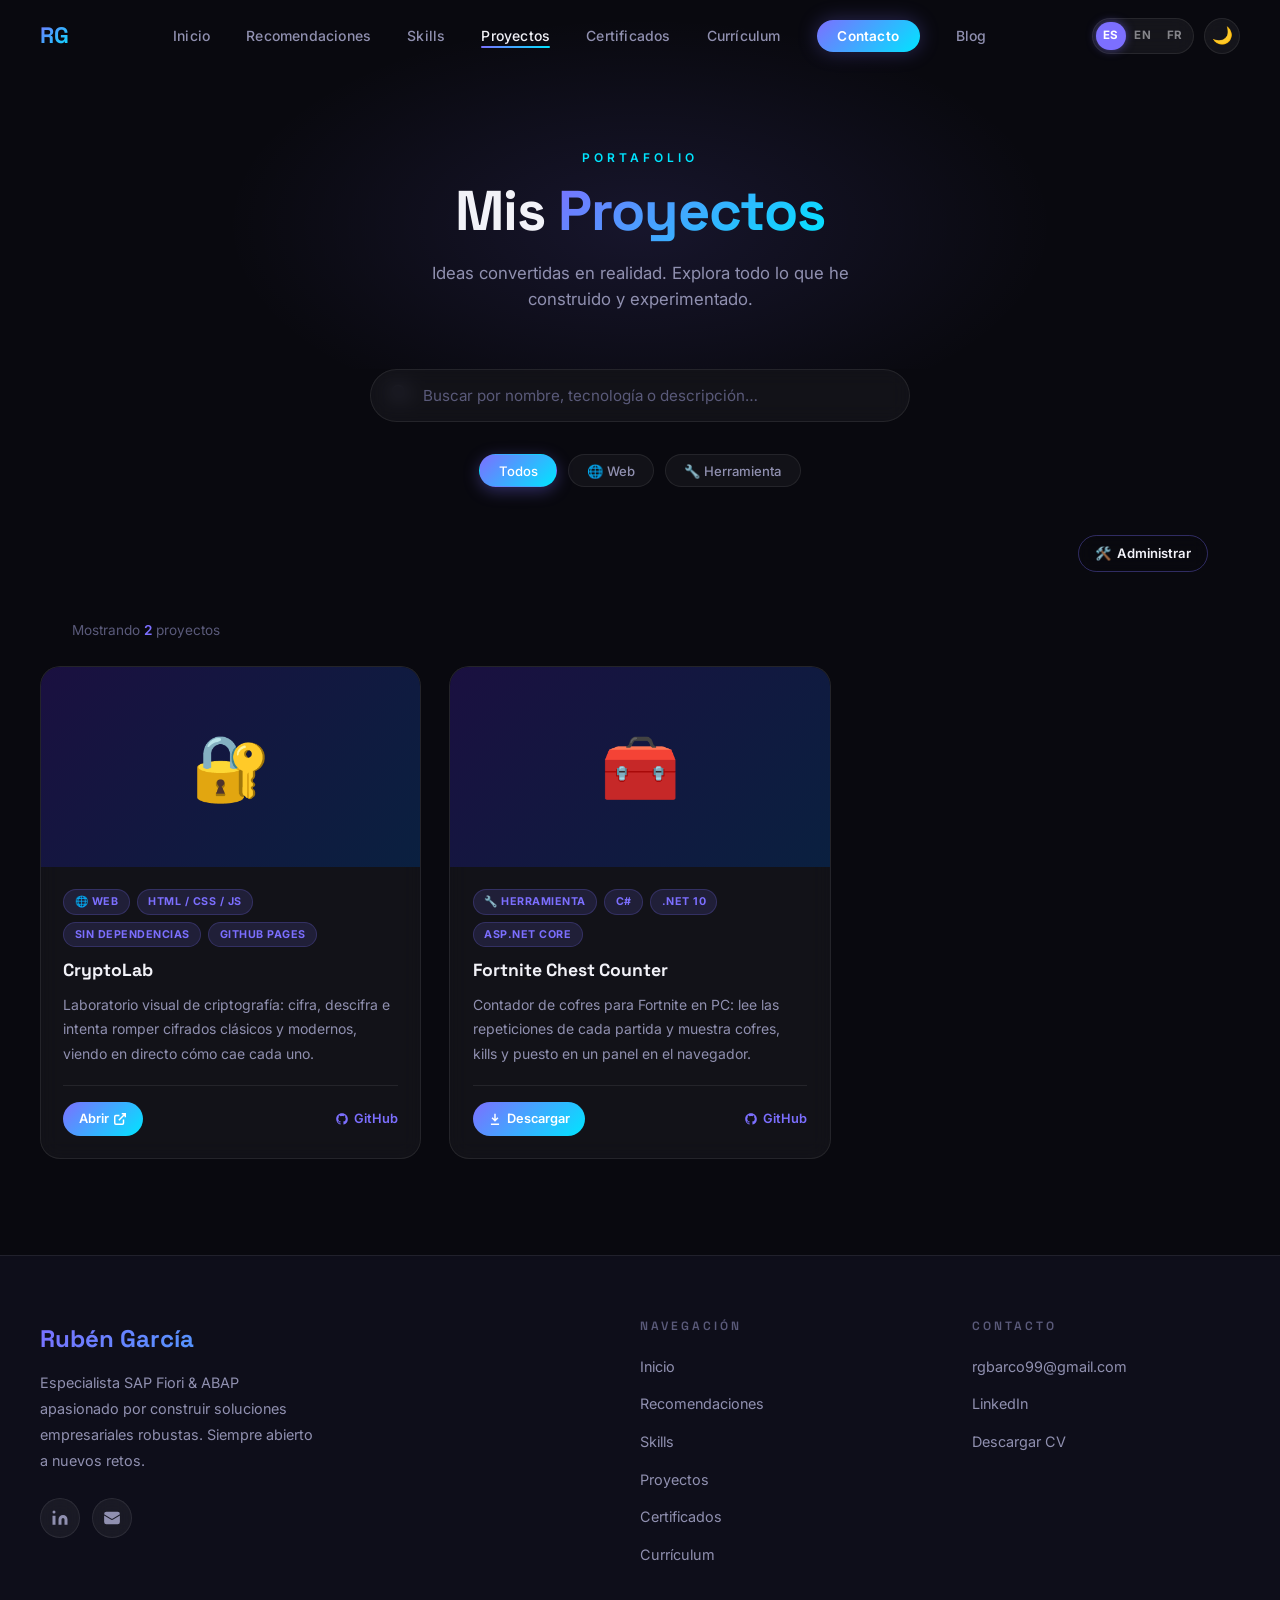
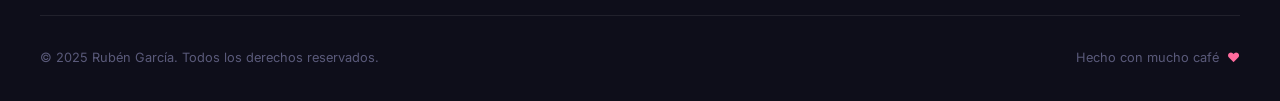
<file: projects.html>
<!DOCTYPE html>
<html lang="es" data-theme="dark">
<head>
  <meta charset="UTF-8" />
  <meta name="viewport" content="width=device-width, initial-scale=1.0" />
  <meta name="description" content="Proyectos e ideas de Rubén García — Desarrollador Full Stack. Explora mi trabajo en web, data science, apps y más." />
  <title>Proyectos — Rubén García</title>
  <link rel="stylesheet" href="css/styles.css?v=4bb4308" />
  <link rel="icon" href="data:image/svg+xml,<svg xmlns='http://www.w3.org/2000/svg' viewBox='0 0 32 32'><circle cx='16' cy='16' r='16' fill='%237c6fff'/><text y='22' x='7' font-size='18' font-family='sans-serif' fill='white'>R</text></svg>" />
</head>
<body>

  <!-- ============================================================
       NAVIGATION
  ============================================================ -->
  <nav class="nav" id="nav" role="navigation" aria-label="Menú principal">
    <div class="nav-container">
      <a href="index.html" class="nav-logo" aria-label="Inicio">RG</a>
      <ul class="nav-links" role="list">
        <li><a href="index.html"         class="nav-link" data-i18n="nav.home">Inicio</a></li>
        <li><a href="index.html#recommendations" class="nav-link" data-i18n="nav.recommendations">Recomendaciones</a></li>
        <li><a href="index.html#skills"  class="nav-link" data-i18n="nav.skills">Skills</a></li>
        <li><a href="projects.html"      class="nav-link active" data-i18n="nav.projects">Proyectos</a></li>
        <li><a href="certificados.html"  class="nav-link" data-i18n="nav.certs">Certificados</a></li>
        <li><a href="index.html#cv"      class="nav-link" data-i18n="nav.cv">Currículum</a></li>
        <li><a href="index.html#contact" class="nav-link nav-cta" data-i18n="nav.contact">Contacto</a></li>
        <li><a href="blog.html"          class="nav-link" data-i18n="nav.blog">Blog</a></li>
      </ul>
      <div class="nav-controls">
        <div class="lang-switcher" role="group" aria-label="Idioma">
          <button class="lang-btn" data-lang="es" aria-pressed="true"  title="Español">ES</button>
          <button class="lang-btn" data-lang="en" aria-pressed="false" title="English">EN</button>
          <button class="lang-btn" data-lang="fr" aria-pressed="false" title="Français">FR</button>
        </div>
        <button class="theme-toggle" id="theme-toggle" aria-label="Cambiar tema">
          <span class="theme-icon-sun">☀️</span>
          <span class="theme-icon-moon">🌙</span>
        </button>
      </div>
      <button class="nav-hamburger" id="nav-hamburger" aria-label="Abrir menú" aria-expanded="false">
        <span></span><span></span><span></span>
      </button>
    </div>
  </nav>

  <!-- Mobile drawer -->
  <nav class="nav-mobile" id="nav-mobile" aria-label="Menú móvil">
    <a href="index.html"         class="nav-link" data-i18n="nav.home">Inicio</a>
    <a href="index.html#recommendations" class="nav-link" data-i18n="nav.recommendations">Recomendaciones</a>
    <a href="index.html#skills"  class="nav-link" data-i18n="nav.skills">Skills</a>
    <a href="projects.html"      class="nav-link" data-i18n="nav.projects">Proyectos</a>
    <a href="certificados.html"  class="nav-link" data-i18n="nav.certs">Certificados</a>
    <a href="index.html#cv"      class="nav-link" data-i18n="nav.cv">Currículum</a>
    <a href="index.html#contact" class="nav-link" data-i18n="nav.contact">Contacto</a>
    <a href="blog.html"          class="nav-link" data-i18n="nav.blog">Blog</a>
  </nav>

  <main>

    <!-- ============================================================
         PAGE HERO
    ============================================================ -->
    <section class="page-hero" aria-label="Encabezado de proyectos">
      <div>
        <span class="section-label reveal" data-i18n="projects.label">Portafolio</span>
        <h1 class="page-hero-title reveal">
          <span data-i18n="projects.title.prefix">Mis</span> <span class="gradient-text" data-i18n="projects.title.word">Proyectos</span>
        </h1>
        <p class="page-hero-subtitle reveal" data-i18n="projects.subtitle">
          Ideas convertidas en realidad. Explora todo lo que he construido y experimentado.
        </p>
      </div>
    </section>

    <!-- ============================================================
         SEARCH + FILTERS
    ============================================================ -->
    <div class="search-container" role="search">
      <div class="search-wrapper reveal">
        <div class="search-icon" aria-hidden="true">
          <svg viewBox="0 0 24 24"><circle cx="11" cy="11" r="8"/><line x1="21" y1="21" x2="16.65" y2="16.65"/></svg>
        </div>
        <input
          type="search"
          id="project-search"
          class="search-input"
          placeholder="Buscar por nombre, tecnología o descripción…"
          aria-label="Buscar proyectos"
          data-i18n-ph="projects.search"
          autocomplete="off"
        />
      </div>

      <div class="filter-pills reveal" id="projects-filters" role="group" aria-label="Filtros por categoría"></div>

      <div class="blog-year-filter reveal" style="justify-content:flex-end;">
        <div class="blog-toolbar-actions" style="margin-left:0;">
          <a href="projects-admin.html" class="btn btn-outline" style="font-size:0.82rem; padding:0.45rem 1rem; display:inline-flex; align-items:center; gap:0.4rem;">
            🛠️ <span data-i18n="projects.admin">Administrar</span>
          </a>
          <button id="projects-admin-logout-btn" class="btn btn-outline" style="font-size:0.82rem; padding:0.45rem 1rem; display:none; align-items:center; gap:0.4rem;">
            <svg width="14" height="14" viewBox="0 0 24 24" fill="none" stroke="currentColor" stroke-width="2"><path d="M9 21H5a2 2 0 01-2-2V5a2 2 0 012-2h4M16 17l5-5-5-5M21 12H9"/></svg>
            <span data-i18n="blog.logout">Cerrar sesión</span>
          </button>
        </div>
      </div>

      <p class="results-info reveal" id="results-count" aria-live="polite"></p>
    </div>

    <!-- ============================================================
         PROJECTS GRID
    ============================================================ -->
    <section class="projects-section" aria-label="Lista de proyectos">
      <div class="projects-grid" id="projects-grid"></div>
      <div id="no-results" class="no-results" style="display:none;" role="status" aria-live="polite">
        <div class="no-results-emoji" aria-hidden="true">🔍</div>
        <p data-i18n="projects.noresults">No se encontraron proyectos con ese criterio.</p>
        <p style="margin-top:0.5rem; font-size:0.85rem;" data-i18n="projects.noresults2">Prueba con otro término o selecciona "Todos".</p>
      </div>
    </section>

  </main>

  <!-- ============================================================
       FOOTER
  ============================================================ -->
  <footer class="footer" role="contentinfo">
    <div class="footer-inner">
      <div class="footer-top">
        <div class="footer-brand">
          <div class="footer-brand-name gradient-text">Rubén García</div>
          <p class="footer-brand-desc" data-i18n="footer.brand.desc">
            Especialista SAP Fiori &amp; ABAP apasionado por construir soluciones empresariales robustas. Siempre abierto a nuevos retos.
          </p>
          <div class="footer-social" role="list" aria-label="Redes sociales">
            <a href="https://www.linkedin.com/in/rgbarco/" target="_blank" rel="noopener" class="social-icon" aria-label="LinkedIn" role="listitem">
              <svg viewBox="0 0 24 24"><path d="M16 8a6 6 0 016 6v7h-4v-7a2 2 0 00-2-2 2 2 0 00-2 2v7h-4v-7a6 6 0 016-6zM2 9h4v12H2z"/><circle cx="4" cy="4" r="2"/></svg>
            </a>
            <a href="mailto:rgbarco99@gmail.com" class="social-icon" aria-label="Email" role="listitem">
              <svg viewBox="0 0 24 24"><path d="M1.5 8.67v8.58a3 3 0 003 3h15a3 3 0 003-3V8.67l-8.928 5.493a3 3 0 01-3.144 0L1.5 8.67z"/><path d="M22.5 6.908V6.75a3 3 0 00-3-3h-15a3 3 0 00-3 3v.158l9.714 5.978a1.5 1.5 0 001.572 0L22.5 6.908z"/></svg>
            </a>
          </div>
        </div>

        <div>
          <h3 class="footer-col-title" data-i18n="footer.nav.title">Navegación</h3>
          <ul class="footer-links">
            <li><a href="index.html"        class="footer-link" data-i18n="nav.home">Inicio</a></li>
            <li><a href="index.html#recommendations" class="footer-link" data-i18n="nav.recommendations">Recomendaciones</a></li>
            <li><a href="index.html#skills" class="footer-link" data-i18n="nav.skills">Skills</a></li>
            <li><a href="projects.html"     class="footer-link" data-i18n="nav.projects">Proyectos</a></li>
            <li><a href="certificados.html" class="footer-link" data-i18n="nav.certs">Certificados</a></li>
            <li><a href="index.html#cv"     class="footer-link" data-i18n="nav.cv">Currículum</a></li>
          </ul>
        </div>

        <div>
          <h3 class="footer-col-title" data-i18n="footer.contact.title">Contacto</h3>
          <ul class="footer-links">
            <li><a href="mailto:rgbarco99@gmail.com"             class="footer-link">rgbarco99@gmail.com</a></li>
            <li><a href="https://www.linkedin.com/in/rgbarco/"    target="_blank" rel="noopener" class="footer-link">LinkedIn</a></li>
            <li><a href="index.html#cv"                          class="footer-link" data-i18n="hero.btn.cv">Descargar CV</a></li>
          </ul>
        </div>
      </div>

      <div class="footer-bottom">
        <p data-i18n="footer.copyright">© 2025 Rubén García. Todos los derechos reservados.</p>
        <p class="footer-bottom-right">
          <span data-i18n="footer.made">Hecho con mucho café</span> <span class="footer-heart" aria-label="amor">♥</span>
        </p>
      </div>
    </div>
  </footer>

  <script src="js/i18n.js?v=4bb4308"></script>
  <script src="js/markdown.js?v=4bb4308"></script>
  <script src="js/projects-view.js?v=4bb4308"></script>
  <script>
  /* ════════════════════════════════════════════════════════════════════
     projects.html — Listado de proyectos (datos en js/projects.json)
  ════════════════════════════════════════════════════════════════════ */
  const ADMIN_AUTH  = '_admin_auth';
  const LOCAL_KEY   = '_projects_local_items';
  const DELETED_KEY = '_projects_deleted_items';
  const isAdmin     = sessionStorage.getItem(ADMIN_AUTH) === 'ok';
  const pv          = window.projectsView;

  let _staticProjects = [];
  let _loaded = false;
  let activeFilter = 'all';

  async function loadStaticProjects() {
    try {
      const ver = await fetch('js/projects-version.json', { cache: 'no-store' }).then(r => r.json());
      _staticProjects = await fetch(`js/projects.json?t=${ver.t}`).then(r => r.json());
    } catch { _staticProjects = []; }
  }

  /** Lo publicado + (solo admin) los borradores locales de este navegador */
  function getAllProjects() {
    let local = [], deleted = new Set();
    if (isAdmin) {
      try { local = JSON.parse(localStorage.getItem(LOCAL_KEY) || '[]'); } catch {}
      try { deleted = new Set(JSON.parse(localStorage.getItem(DELETED_KEY) || '[]')); } catch {}
    }
    const ids = new Set(), merged = [];
    for (const p of [...local, ..._staticProjects]) {
      const k = String(p.id);
      if (!ids.has(k) && !deleted.has(k)) { ids.add(k); merged.push(p); }
    }
    return merged
      .filter(p => isAdmin || p.visibility !== 'hidden')
      .sort((a, b) => String(b.date || '').localeCompare(String(a.date || '')));
  }

  /* ── Filtros: solo las categorías que tienen algún proyecto ─────── */
  function renderFilters(projects) {
    const cats = Object.keys(pv.CATEGORIES).filter(c => projects.some(p => p.category === c));
    if (activeFilter !== 'all' && !cats.includes(activeFilter)) activeFilter = 'all';
    const el = document.getElementById('projects-filters');
    el.style.display = cats.length > 1 ? '' : 'none';
    el.innerHTML = [['all', window.i18n?.t('projects.filter.all') || 'Todos'], ...cats.map(c => [c, pv.categoryLabel(c)])]
      .map(([key, label]) => `<button class="filter-pill${key === activeFilter ? ' active' : ''}" data-filter="${key}"
         aria-pressed="${key === activeFilter}">${pv.esc(label)}</button>`).join('');
  }

  document.getElementById('projects-filters').addEventListener('click', e => {
    const pill = e.target.closest('.filter-pill');
    if (!pill) return;
    activeFilter = pill.dataset.filter;
    renderProjects();
  });

  /* ── Reveal ──────────────────────────────────────────────────────── */
  const revealObs = new IntersectionObserver(entries =>
    entries.forEach(e => { if (e.isIntersecting) e.target.classList.add('visible'); }), { threshold: 0.1 });
  const observeReveal = root => root.querySelectorAll('.reveal').forEach(el => {
    revealObs.observe(el);
    const r = el.getBoundingClientRect();
    if (r.top < window.innerHeight && r.bottom > 0) el.classList.add('visible');
  });

  /* ── Render ──────────────────────────────────────────────────────── */
  function renderProjects() {
    const all   = getAllProjects();
    renderFilters(all);
    const query = (document.getElementById('project-search').value || '').toLowerCase().trim();
    const list  = all.filter(p => {
      const hay = [p.title, p.summary, pv.categoryLabel(p.category), ...(p.tech || [])].join(' ').toLowerCase();
      return (activeFilter === 'all' || p.category === activeFilter) && (!query || hay.includes(query));
    });

    const grid  = document.getElementById('projects-grid');
    const none  = document.getElementById('no-results');
    const count = document.getElementById('results-count');
    grid.innerHTML = list.map((p, i) => pv.cardHtml(p, i)).join('');
    none.style.display = list.length ? 'none' : 'block';
    const t = k => window.i18n?.t(k);
    count.innerHTML = list.length
      ? `${pv.esc(t('projects.showing'))} <span>${list.length}</span> ${pv.esc(t(list.length === 1 ? 'projects.one' : 'projects.many'))}`
      : '';
    pv.bindCards(grid, id => all.find(p => String(p.id) === id));
    observeReveal(grid);
  }

  document.getElementById('project-search').addEventListener('input', renderProjects);
  document.addEventListener('langchange', () => { if (_loaded) renderProjects(); });

  /* ── Sesión de admin (compartida con el resto de paneles) ────────── */
  const logoutBtn = document.getElementById('projects-admin-logout-btn');
  if (isAdmin) logoutBtn.style.display = 'inline-flex';
  logoutBtn.addEventListener('click', () => {
    sessionStorage.removeItem(ADMIN_AUTH);
    sessionStorage.removeItem('_admin_pw');
    location.reload();
  });

  /* ── Init: projects.html#id abre directamente la ficha ──────────── */
  document.addEventListener('DOMContentLoaded', () => {
    loadStaticProjects().then(() => {
      _loaded = true;
      renderProjects();
      const id = decodeURIComponent(location.hash.slice(1));
      const p  = id && getAllProjects().find(x => String(x.id) === id);
      if (p) pv.openModal(p);
    });
  });
  </script>
  <script src="js/main.js?v=4bb4308"></script>
</body>
</html>
</file>
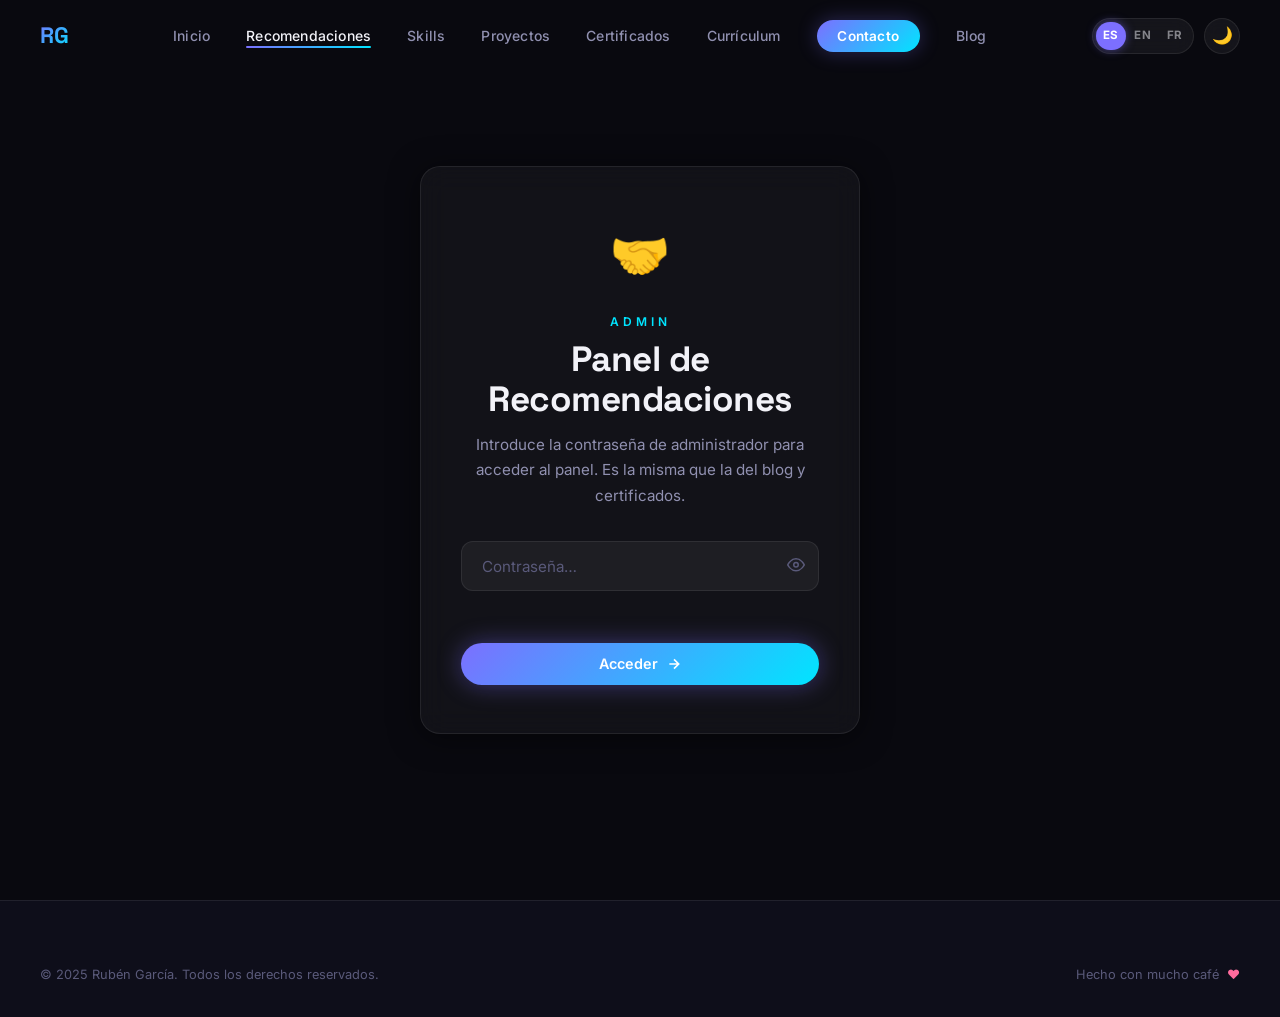
<file: recs-admin.html>
<!DOCTYPE html>
<html lang="es" data-theme="dark">
<head>
  <meta charset="UTF-8" />
  <meta name="viewport" content="width=device-width, initial-scale=1.0" />
  <meta name="description" content="Panel de administración de recomendaciones — Rubén García." />
  <title>Admin Recomendaciones — Rubén García</title>
  <link rel="stylesheet" href="css/styles.css?v=4bb4308" />
  <link rel="icon" href="data:image/svg+xml,<svg xmlns='http://www.w3.org/2000/svg' viewBox='0 0 32 32'><circle cx='16' cy='16' r='16' fill='%237c6fff'/><text y='22' x='7' font-size='18' font-family='sans-serif' fill='white'>R</text></svg>" />
  <style>
    .admin-card-collapsible .admin-card-header { cursor:pointer; user-select:none; }
    .admin-card-collapsible .admin-card-chevron { transition:transform .25s; flex-shrink:0; color:var(--text-muted); }
    .admin-card-collapsible.collapsed .admin-card-chevron { transform:rotate(-90deg); }
    .admin-card-body { display:grid; grid-template-rows:1fr; transition:grid-template-rows .3s ease; }
    .admin-card-collapsible.collapsed .admin-card-body { grid-template-rows:0fr; }
    .admin-card-body > * { overflow:hidden; }
    .github-token-ok   { background:rgba(100,220,120,.12); color:#64dc78; border:1px solid rgba(100,220,120,.3); font-size:0.78rem; padding:0.2rem 0.7rem; border-radius:20px; }
    .github-token-none { background:rgba(255,107,107,.10); color:#ff6b6b; border:1px solid rgba(255,107,107,.3); font-size:0.78rem; padding:0.2rem 0.7rem; border-radius:20px; }
    .admin-media-preview {
      display:flex; align-items:center; gap:0.75rem; padding:0.65rem 0.9rem;
      background:var(--bg-glass); border:1px solid var(--border); border-radius:var(--radius);
    }
    .admin-media-preview img { width:52px; height:52px; object-fit:cover; border-radius:50%; flex-shrink:0; }
    .admin-media-preview .admin-media-name { flex:1; min-width:0; font-size:0.82rem; color:var(--text-secondary); overflow:hidden; text-overflow:ellipsis; white-space:nowrap; }
    .visibility-toggle { display:flex; gap:0.5rem; margin-top:0.4rem; }
    .vis-btn { flex:1; padding:0.55rem; border:1.5px solid var(--border); border-radius:8px; background:transparent;
      color:var(--text-secondary); cursor:pointer; font-size:0.84rem; font-weight:500; transition:all .2s; }
    .vis-btn.active           { border-color:var(--accent-purple); background:rgba(124,111,255,.15); color:var(--accent-purple); }
    .vis-btn.active-public    { border-color:var(--accent-cyan);   background:rgba(0,229,255,.12);   color:var(--accent-cyan); }
    .vis-btn.active-hidden    { border-color:var(--text-muted); background:rgba(90,90,122,.12); color:var(--text-muted); }
  </style>
</head>
<body>

  <!-- NAV -->
  <nav class="nav" id="nav" role="navigation" aria-label="Menú principal">
    <div class="nav-container">
      <a href="index.html" class="nav-logo" aria-label="Inicio">RG</a>
      <ul class="nav-links" role="list">
        <li><a href="index.html"         class="nav-link">Inicio</a></li>
        <li><a href="index.html#recommendations" class="nav-link active">Recomendaciones</a></li>
        <li><a href="index.html#skills"  class="nav-link">Skills</a></li>
        <li><a href="projects.html"      class="nav-link">Proyectos</a></li>
        <li><a href="certificados.html"  class="nav-link">Certificados</a></li>
        <li><a href="index.html#cv"      class="nav-link">Currículum</a></li>
        <li><a href="index.html#contact" class="nav-link nav-cta">Contacto</a></li>
        <li><a href="blog.html"          class="nav-link">Blog</a></li>
      </ul>
      <div class="nav-controls">
        <div class="lang-switcher" role="group" aria-label="Idioma">
          <button class="lang-btn" data-lang="es" aria-pressed="true"  title="Español">ES</button>
          <button class="lang-btn" data-lang="en" aria-pressed="false" title="English">EN</button>
          <button class="lang-btn" data-lang="fr" aria-pressed="false" title="Français">FR</button>
        </div>
        <button class="theme-toggle" id="theme-toggle" aria-label="Cambiar tema">
          <span class="theme-icon-sun">☀️</span>
          <span class="theme-icon-moon">🌙</span>
        </button>
      </div>
      <button class="nav-hamburger" id="nav-hamburger" aria-label="Abrir menú" aria-expanded="false">
        <span></span><span></span><span></span>
      </button>
    </div>
  </nav>

  <!-- Mobile drawer -->
  <nav class="nav-mobile" id="nav-mobile" aria-label="Menú móvil">
    <a href="index.html"         class="nav-link">Inicio</a>
    <a href="index.html#recommendations" class="nav-link">Recomendaciones</a>
    <a href="index.html#skills"  class="nav-link">Skills</a>
    <a href="projects.html"      class="nav-link">Proyectos</a>
    <a href="certificados.html"  class="nav-link">Certificados</a>
    <a href="index.html#cv"      class="nav-link">Currículum</a>
    <a href="index.html#contact" class="nav-link">Contacto</a>
    <a href="blog.html"          class="nav-link">Blog</a>
  </nav>

  <main class="admin-page">

    <!-- LOCK SCREEN -->
    <div id="admin-lock" style="min-height:100vh; display:flex; align-items:center; justify-content:center; padding:2rem;">
      <div class="blog-lock-card reveal" style="max-width:440px; width:100%;">
        <div class="blog-lock-icon">🤝</div>
        <span class="section-label" style="display:block; margin-bottom:0.5rem;">Admin</span>
        <h1 class="blog-lock-title">Panel de Recomendaciones</h1>
        <p class="blog-lock-desc">Introduce la contraseña de administrador para acceder al panel. Es la misma que la del blog y certificados.</p>
        <form id="admin-lock-form" class="blog-lock-form" autocomplete="off">
          <div class="blog-password-wrap">
            <input type="password" id="admin-password" class="blog-password-input"
              placeholder="Contraseña…" aria-label="Contraseña" autocomplete="new-password" />
            <button type="button" class="blog-eye-btn" id="admin-eye-btn" aria-label="Mostrar contraseña">
              <svg id="eye-open"   width="18" height="18" viewBox="0 0 24 24" fill="none" stroke="currentColor" stroke-width="2"><path d="M1 12s4-8 11-8 11 8 11 8-4 8-11 8-11-8-11-8z"/><circle cx="12" cy="12" r="3"/></svg>
              <svg id="eye-closed" width="18" height="18" viewBox="0 0 24 24" fill="none" stroke="currentColor" stroke-width="2" style="display:none"><path d="M17.94 17.94A10.07 10.07 0 0112 20c-7 0-11-8-11-8a18.45 18.45 0 015.06-5.94M9.9 4.24A9.12 9.12 0 0112 4c7 0 11 8 11 8a18.5 18.5 0 01-2.16 3.19m-6.72-1.07a3 3 0 11-4.24-4.24"/><line x1="1" y1="1" x2="23" y2="23"/></svg>
            </button>
          </div>
          <p class="blog-error" id="admin-error" aria-live="polite"></p>
          <button type="submit" id="admin-submit" class="btn btn-primary blog-submit">
            <span>Acceder</span>
            <svg width="16" height="16" viewBox="0 0 24 24" fill="none" stroke="currentColor" stroke-width="2.5"><path d="M5 12h14M12 5l7 7-7 7"/></svg>
          </button>
        </form>
      </div>
    </div>

    <!-- ADMIN CONTENT -->
    <div id="admin-content" style="display:none;">

      <!-- Hero -->
      <div class="admin-hero">
        <span class="section-label">Admin</span>
        <h1 class="page-hero-title" style="margin-bottom:0.5rem;">
          Panel de <span class="gradient-text">Recomendaciones</span>
        </h1>
        <p class="page-hero-subtitle">Crea y gestiona recomendaciones y testimonios.</p>
        <div style="display:flex; gap:0.75rem; justify-content:center; margin-top:1.5rem; flex-wrap:wrap;">
          <a href="index.html#recommendations" class="btn btn-outline" style="font-size:0.85rem;">
            <svg width="14" height="14" viewBox="0 0 24 24" fill="none" stroke="currentColor" stroke-width="2.5"><path d="M19 12H5M12 5l-7 7 7 7"/></svg>
            Volver a recomendaciones
          </a>
          <button id="admin-logout" class="btn btn-outline" style="font-size:0.85rem;">
            <svg width="14" height="14" viewBox="0 0 24 24" fill="none" stroke="currentColor" stroke-width="2"><path d="M9 21H5a2 2 0 01-2-2V5a2 2 0 012-2h4M16 17l5-5-5-5M21 12H9"/></svg>
            Cerrar sesión
          </button>
        </div>
      </div>

      <div class="admin-section">

        <!-- ALERT -->
        <div id="admin-alert" style="display:none;"></div>

        <!-- ══════════════════════════════════════
             NUEVA / EDITAR RECOMENDACIÓN
        ════════════════════════════════════════ -->
        <div class="admin-card">
          <div class="admin-card-header">
            <h2 class="admin-card-title">🤝 <span id="form-card-title">Nueva recomendación</span></h2>
            <button id="btn-toggle-form" class="btn btn-primary" style="font-size:0.82rem; padding:0.5rem 1.2rem;">
              + Añadir recomendación
            </button>
          </div>

          <div class="admin-form-wrap" id="new-rec-form-wrap">
            <form class="admin-form" id="new-rec-form" autocomplete="off">

              <div class="admin-row">
                <div class="admin-field">
                  <label class="admin-label" for="f-name">Nombre</label>
                  <input type="text" id="f-name" class="admin-input" placeholder="Ej: María Pérez" required />
                </div>
                <div class="admin-field">
                  <label class="admin-label" for="f-date">Fecha</label>
                  <input type="date" id="f-date" class="admin-input" required />
                </div>
              </div>

              <div class="admin-field">
                <label class="admin-label" for="f-role">Cargo / Empresa <span style="font-weight:400;text-transform:none;letter-spacing:0;color:var(--text-muted)">(opcional)</span></label>
                <input type="text" id="f-role" class="admin-input" placeholder="Ej: Product Manager · Empresa S.A." />
              </div>

              <div class="admin-field">
                <label class="admin-label" for="f-linkedin">LinkedIn <span style="font-weight:400;text-transform:none;letter-spacing:0;color:var(--text-muted)">(opcional — se usa para el enlace "ver perfil")</span></label>
                <input type="url" id="f-linkedin" class="admin-input" placeholder="https://www.linkedin.com/in/…" />
              </div>

              <div class="admin-field">
                <label class="admin-label" for="f-text">Texto completo de la recomendación</label>
                <textarea id="f-text" class="admin-textarea" style="min-height:140px;" placeholder="Trabajé con Rubén durante…" required></textarea>
              </div>

              <div class="admin-field">
                <label class="admin-label" for="f-excerpt">Extracto para el carrusel <span style="font-weight:400;text-transform:none;letter-spacing:0;color:var(--text-muted)">(opcional)</span></label>
                <textarea id="f-excerpt" class="admin-textarea" style="min-height:80px;" placeholder="Elige tú qué fragmento se ve en la tarjeta…"></textarea>
                <p style="font-size:0.75rem; color:var(--text-muted); margin-top:0.4rem;">
                  Si lo dejas vacío, se mostrará el principio del texto completo.
                </p>
              </div>

              <!-- FOTO -->
              <div class="admin-field">
                <label class="admin-label">Foto <span style="font-weight:400;text-transform:none;letter-spacing:0;color:var(--text-muted)">(opcional — súbela tú mismo o pega la URL de una imagen ya alojada; no se extrae de LinkedIn automáticamente)</span></label>
                <div id="photo-preview-wrap" style="display:none;">
                  <div class="admin-media-preview">
                    <img id="photo-preview-img" />
                    <span class="admin-media-name" id="photo-preview-name"></span>
                    <button type="button" class="admin-image-remove" id="btn-remove-photo" title="Eliminar">×</button>
                  </div>
                </div>
                <div style="display:flex; gap:0.6rem; margin-top:0.5rem; flex-wrap:wrap;">
                  <button type="button" id="btn-add-photo-url" class="btn btn-outline" style="font-size:0.8rem; padding:0.45rem 1rem;">+ Añadir URL</button>
                  <label class="btn btn-outline" style="font-size:0.8rem; padding:0.45rem 1rem; cursor:pointer; margin:0;">
                    📁 Subir imagen
                    <input type="file" id="photo-upload" accept="image/*" style="display:none;" />
                  </label>
                </div>
                <p style="font-size:0.75rem; color:var(--text-muted); margin-top:0.4rem;">
                  Si no hay foto, se mostrarán las iniciales del nombre.
                </p>
              </div>

              <!-- VISIBILIDAD -->
              <div class="admin-field">
                <label class="admin-label">Visibilidad</label>
                <div class="visibility-toggle">
                  <button type="button" id="vis-visible" class="vis-btn active-public active" data-vis="visible">👁 Visible</button>
                  <button type="button" id="vis-hidden"  class="vis-btn" data-vis="hidden">🚫 Oculta</button>
                </div>
                <p style="font-size:0.78rem; color:var(--text-muted); margin-top:0.4rem;" id="vis-desc">
                  La recomendación aparece en el carrusel público.
                </p>
              </div>

              <div style="display:flex; gap:0.75rem; flex-wrap:wrap; margin-top:0.5rem;">
                <button type="submit" id="btn-save-rec" class="btn btn-primary">💾 Guardar recomendación</button>
                <button type="button" id="btn-cancel-form" class="btn btn-outline">Cancelar</button>
              </div>

            </form>
          </div>
        </div>

        <!-- ══════════════════════════════════════
             LISTA DE RECOMENDACIONES
        ════════════════════════════════════════ -->
        <div class="admin-card">
          <div class="admin-card-header">
            <h2 class="admin-card-title">📋 Recomendaciones</h2>
            <span id="recs-count" style="font-size:0.82rem; color:var(--text-muted);"></span>
          </div>
          <div class="admin-post-list" id="admin-rec-list">
            <!-- JS render -->
          </div>
        </div>

        <!-- ══════════════════════════════════════
             EXPORTAR
        ════════════════════════════════════════ -->
        <div class="admin-card">
          <div class="admin-card-header">
            <h2 class="admin-card-title">📤 Exportar a recommendations.json</h2>
            <div style="display:flex; gap:0.5rem; flex-wrap:wrap;">
              <button id="btn-export" class="btn btn-outline" style="font-size:0.82rem; padding:0.5rem 1.1rem;">
                Generar snippet
              </button>
              <button id="btn-publish" class="btn btn-primary" style="font-size:0.82rem; padding:0.5rem 1.1rem;">
                🚀 Publicar en GitHub
              </button>
            </div>
          </div>
          <p style="font-size:0.88rem; color:var(--text-secondary); margin-bottom:1rem; line-height:1.7;">
            Genera el JSON listo para reemplazar
            <code style="background:rgba(124,111,255,0.12);color:var(--accent-cyan);padding:0.1em 0.4em;border-radius:4px;font-size:0.85em;">js/recommendations.json</code>,
            o publícalo directamente en GitHub con un commit automático.
          </p>
          <textarea id="export-area" class="admin-export-area" readonly placeholder="Pulsa «Generar snippet» para ver el código…" style="display:none;"></textarea>
          <button id="btn-copy-export" class="btn btn-outline" style="margin-top:0.75rem; font-size:0.82rem; padding:0.5rem 1.1rem; display:none;">
            📋 Copiar al portapapeles
          </button>
        </div>

        <!-- ══════════════════════════════════════
             CONFIGURACIÓN GITHUB
        ════════════════════════════════════════ -->
        <div class="admin-card admin-card-collapsible" id="github-config-card">
          <div class="admin-card-header">
            <h2 class="admin-card-title">⚙️ Configuración GitHub</h2>
            <div style="display:flex;align-items:center;gap:0.75rem;">
              <span id="github-token-status-badge"></span>
              <svg class="admin-card-chevron" width="16" height="16" viewBox="0 0 24 24" fill="none" stroke="currentColor" stroke-width="2.5"><path d="M6 9l6 6 6-6"/></svg>
            </div>
          </div>
          <div class="admin-card-body"><div>
          <p style="font-size:0.88rem; color:var(--text-secondary); margin-bottom:1rem; line-height:1.7; margin-top:0.25rem;">
            Token con permiso <code style="background:rgba(124,111,255,0.12);color:var(--accent-cyan);padding:0.1em 0.4em;border-radius:4px;font-size:0.85em;">contents:write</code>
            sobre <code style="background:rgba(124,111,255,0.12);color:var(--accent-cyan);padding:0.1em 0.4em;border-radius:4px;font-size:0.85em;">rgbarco99/rgbarco99.github.io</code>.
            Se guarda <strong>cifrado con tu contraseña de admin</strong> en
            <code style="background:rgba(124,111,255,0.12);color:var(--accent-cyan);padding:0.1em 0.4em;border-radius:4px;font-size:0.85em;">js/admin-config.json</code>
            y lo comparten todos los paneles y dispositivos.
          </p>
          <form id="github-token-form" autocomplete="off">
            <div class="admin-field">
              <label class="admin-label" for="f-github-token">Sustituir token</label>
              <div class="blog-password-wrap" style="margin-top:0.4rem;">
                <input type="password" id="f-github-token" class="admin-input blog-password-input"
                  placeholder="github_pat_…" autocomplete="off" />
                <button type="button" class="blog-eye-btn" id="github-token-eye" aria-label="Mostrar token">
                  <svg id="gt-eye-open"   width="18" height="18" viewBox="0 0 24 24" fill="none" stroke="currentColor" stroke-width="2"><path d="M1 12s4-8 11-8 11 8 11 8-4 8-11 8-11-8-11-8z"/><circle cx="12" cy="12" r="3"/></svg>
                  <svg id="gt-eye-closed" width="18" height="18" viewBox="0 0 24 24" fill="none" stroke="currentColor" stroke-width="2" style="display:none"><path d="M17.94 17.94A10.07 10.07 0 0112 20c-7 0-11-8-11-8a18.45 18.45 0 015.06-5.94M9.9 4.24A9.12 9.12 0 0112 4c7 0 11 8 11 8a18.5 18.5 0 01-2.16 3.19m-6.72-1.07a3 3 0 11-4.24-4.24"/><line x1="1" y1="1" x2="23" y2="23"/></svg>
                </button>
              </div>
            </div>
            <div style="display:flex; gap:0.75rem; flex-wrap:wrap; margin-top:0.5rem;">
              <button type="submit" id="btn-save-token" class="btn btn-primary" style="font-size:0.85rem;">
                🔄 Verificar y guardar token
              </button>
            </div>
            <p style="font-size:0.78rem; color:var(--text-muted); margin-top:0.5rem; line-height:1.6;">
              Se comprueba con GitHub que el token puede escribir en el repo y se publica cifrado.
              Úsalo cuando el token caduque o lo revoques.
            </p>
          </form>
          </div></div>
        </div>

      </div><!-- /admin-section -->
    </div><!-- /admin-content -->

  </main>

  <footer class="footer" role="contentinfo">
    <div class="footer-inner">
      <div class="footer-bottom" style="border-top:none; padding-top:0;">
        <p>© 2025 Rubén García. Todos los derechos reservados.</p>
        <p class="footer-bottom-right">Hecho con mucho café <span class="footer-heart">♥</span></p>
      </div>
    </div>
  </footer>

  <script src="js/i18n.js?v=4bb4308"></script>
  <script src="js/blog-crypto.js?v=4bb4308"></script>
  <script src="js/admin-auth.js?v=4bb4308"></script>
  <script>
  /* ════════════════════════════════════════════════════════════════════
     recs-admin.html — Panel de administración de recomendaciones
     Reutiliza la misma contraseña de admin y el mismo token de GitHub
     cifrado que blog-admin.html/certs-admin.html (mismas claves de
     sessionStorage/localStorage).
     La autenticación vive en js/admin-auth.js (fichero js/admin-config.json).
  ════════════════════════════════════════════════════════════════════ */

  const ADMIN_AUTH    = '_admin_auth';
  const ADMIN_PW      = '_admin_pw';
  const LOCAL_KEY     = '_recs_local_items';
  const DELETED_KEY   = '_recs_deleted_items';

  const GITHUB_OWNER        = 'rgbarco99';
  const GITHUB_REPO         = 'rgbarco99.github.io';
  const GITHUB_BRANCH       = 'main';
  const GITHUB_DATA_FILE    = 'js/recommendations.json';
  const GITHUB_VERSION_FILE = 'js/recommendations-version.json';

  /* ── Theme ───────────────────────────────────────────────────────── */
  const savedTheme = localStorage.getItem('portfolio-theme') || 'dark';
  document.documentElement.setAttribute('data-theme', savedTheme);
  document.getElementById('theme-toggle')?.addEventListener('click', () => {
    const next = document.documentElement.getAttribute('data-theme') === 'dark' ? 'light' : 'dark';
    document.documentElement.setAttribute('data-theme', next);
    localStorage.setItem('portfolio-theme', next);
  });

  /* ── Nav ─────────────────────────────────────────────────────────── */
  const navEl = document.querySelector('.nav');
  window.addEventListener('scroll', () => navEl.classList.toggle('scrolled', window.scrollY > 20), { passive: true });
  const hamburger = document.getElementById('nav-hamburger');
  const mobileMenu = document.getElementById('nav-mobile');
  if (hamburger && mobileMenu) hamburger.addEventListener('click', () => {
    hamburger.classList.toggle('active'); mobileMenu.classList.toggle('open');
  });

  /* ── Scroll reveal ───────────────────────────────────────────────── */
  const revealObs = new IntersectionObserver(entries =>
    entries.forEach(e => { if (e.isIntersecting) e.target.classList.add('visible'); }),
    { threshold: 0.1 }
  );
  document.querySelectorAll('.reveal').forEach(el => revealObs.observe(el));

  /* ── Eye toggle (lock screen) ────────────────────────────────────── */
  const eyeBtn    = document.getElementById('admin-eye-btn');
  const pwInput   = document.getElementById('admin-password');
  const eyeOpen   = document.getElementById('eye-open');
  const eyeClosed = document.getElementById('eye-closed');
  if (eyeBtn) eyeBtn.addEventListener('click', () => {
    const t = pwInput.type === 'text';
    pwInput.type = t ? 'password' : 'text';
    eyeOpen.style.display   = t ? 'block' : 'none';
    eyeClosed.style.display = t ? 'none'  : 'block';
  });

  /* ── Static recommendations (loaded via fetch) ───────────────────── */
  let _staticRecs = [];

  let _baseVersion = 0;   // versión publicada sobre la que se está trabajando

  async function loadStaticRecs() {
    const pub = await adminAuth.loadPublished(GITHUB_VERSION_FILE, GITHUB_DATA_FILE);
    _staticRecs = pub.data;
    _baseVersion = pub.t;
    adminAuth.pruneLocalCopies(LOCAL_KEY, _staticRecs);
  }

  /** Etiqueta de estado: en línea / con cambios sin publicar / solo en este navegador */
  function publishBadge(x) {
    if (x._source !== 'local') return '<span class="admin-badge admin-badge-static" title="Igual que lo publicado en GitHub">✅ En línea</span>';
    const st = _staticRecs.find(s => String(s.id) === String(x.id));
    if (!st) return '<span class="admin-badge admin-badge-local" title="Solo existe en este navegador">💾 Solo local</span>';
    const { _source, ...rest } = x;
    return adminAuth.canon(rest) === adminAuth.canon(st)
      ? '<span class="admin-badge admin-badge-static" title="Igual que lo publicado en GitHub">✅ En línea</span>'
      : '<span class="admin-badge admin-badge-local" title="Tiene cambios locales que aún no están publicados">✏️ Sin publicar</span>';
  }

  /* ── localStorage helpers ────────────────────────────────────────── */
  function getLocalRecs() {
    try { return JSON.parse(localStorage.getItem(LOCAL_KEY) || '[]'); } catch { return []; }
  }
  function saveLocalRecs(recs) { localStorage.setItem(LOCAL_KEY, JSON.stringify(recs)); }
  function isQuotaError(err) {
    return !!err && (err.name === 'QuotaExceededError' || err.code === 22 || err.code === 1014);
  }

  function getDeletedIds() {
    try { return JSON.parse(localStorage.getItem(DELETED_KEY) || '[]'); } catch { return []; }
  }
  function addDeletedId(id) {
    const ids = getDeletedIds();
    if (!ids.includes(String(id))) { ids.push(String(id)); localStorage.setItem(DELETED_KEY, JSON.stringify(ids)); }
  }

  function getAllRecs() {
    const deletedIds = new Set(getDeletedIds());
    const staticRecs = _staticRecs
      .filter(r => !deletedIds.has(String(r.id)))
      .map(r => ({ ...r, _source: 'static' }));
    const localRecs = getLocalRecs().map(r => ({ ...r, _source: 'local' }));
    const ids = new Set();
    const merged = [];
    for (const r of [...localRecs, ...staticRecs]) {
      const key = String(r.id);
      if (!ids.has(key)) { ids.add(key); merged.push(r); }
    }
    return merged.sort((a, b) => new Date(b.date) - new Date(a.date));
  }

  /* ── Alert ───────────────────────────────────────────────────────── */
  function showAlert(msg, type = 'success', opts = {}) {
    const el = document.getElementById('admin-alert');
    const closeBtn = opts.persistent
      ? `<button onclick="document.getElementById('admin-alert').style.display='none'"
           style="margin-left:auto;background:none;border:none;cursor:pointer;font-size:1.3rem;color:inherit;line-height:1;padding:0 0.2rem;flex-shrink:0;" aria-label="Cerrar">×</button>`
      : '';
    el.innerHTML = `<div class="admin-alert admin-alert-${type}" style="display:flex;align-items:center;gap:0.5rem;">
      ${type === 'success' ? '✅' : '❌'} <span style="flex:1">${msg}</span>${closeBtn}</div>`;
    el.style.display = 'block';
    if (opts.persistent) {
      el.scrollIntoView({ behavior: 'smooth', block: 'nearest' });
    } else {
      setTimeout(() => { el.style.display = 'none'; }, 4000);
    }
  }

  /* ── Format date ─────────────────────────────────────────────────── */
  function fmtDate(d) {
    return new Date(d + 'T12:00:00').toLocaleDateString('es', { year: 'numeric', month: 'short', day: 'numeric' });
  }

  function initialsFromName(name) {
    return (name || '').trim().split(/\s+/).slice(0, 2).map(w => w[0]).join('').toUpperCase() || '?';
  }

  /* ── Visibility toggle ───────────────────────────────────────────── */
  let currentVisibility = 'visible';

  function setVisibility(vis) {
    currentVisibility = vis;
    const visBtn    = document.getElementById('vis-visible');
    const hiddenBtn = document.getElementById('vis-hidden');
    [visBtn, hiddenBtn].forEach(b => b.classList.remove('active', 'active-public', 'active-hidden'));
    const desc = document.getElementById('vis-desc');
    if (vis === 'visible') {
      visBtn.classList.add('active', 'active-public');
      desc.textContent = 'La recomendación aparece en el carrusel público.';
    } else {
      hiddenBtn.classList.add('active', 'active-hidden');
      desc.textContent = 'La recomendación queda oculta para el público — solo la ves tú, logueado como admin.';
    }
  }
  document.getElementById('vis-visible').addEventListener('click', () => setVisibility('visible'));
  document.getElementById('vis-hidden').addEventListener('click',  () => setVisibility('hidden'));

  /* ── Foto (subir archivo o pegar URL) ─────────────────────────────── */
  let currentPhoto = null; // data URL comprimida, o URL externa tal cual

  function renderPhotoPreview() {
    const wrap = document.getElementById('photo-preview-wrap');
    const img  = document.getElementById('photo-preview-img');
    const name = document.getElementById('photo-preview-name');
    if (!currentPhoto) { wrap.style.display = 'none'; return; }
    wrap.style.display = 'block';
    img.src = currentPhoto;
    name.textContent = currentPhoto.startsWith('data:') ? 'Imagen subida' : currentPhoto;
  }

  document.getElementById('btn-remove-photo').addEventListener('click', () => {
    currentPhoto = null;
    document.getElementById('photo-upload').value = '';
    renderPhotoPreview();
  });

  document.getElementById('btn-add-photo-url').addEventListener('click', () => {
    const url = prompt('Introduce la URL de la foto:');
    if (url && url.trim()) { currentPhoto = url.trim(); renderPhotoPreview(); }
  });

  document.getElementById('photo-upload').addEventListener('change', e => {
    const file = e.target.files[0];
    if (!file) return;
    if (!file.type.startsWith('image/')) { showAlert('Sube un archivo de imagen.', 'error'); e.target.value = ''; return; }
    const reader = new FileReader();
    reader.onload = ev => {
      const img = new Image();
      img.onload = () => {
        const MAX_PX = 400;
        const scale = Math.min(1, MAX_PX / Math.max(img.width, img.height));
        const canvas = document.createElement('canvas');
        canvas.width  = Math.round(img.width  * scale);
        canvas.height = Math.round(img.height * scale);
        canvas.getContext('2d').drawImage(img, 0, 0, canvas.width, canvas.height);
        currentPhoto = canvas.toDataURL('image/webp', 0.85);
        renderPhotoPreview();
      };
      img.src = ev.target.result;
    };
    reader.readAsDataURL(file);
    e.target.value = '';
  });

  /* ── Form toggle / reset ─────────────────────────────────────────── */
  const formWrap = document.getElementById('new-rec-form-wrap');
  let editingRecId = null;

  function resetForm() {
    document.getElementById('new-rec-form').reset();
    currentPhoto = null; renderPhotoPreview();
    setVisibility('visible');
    editingRecId = null;
    document.getElementById('f-date').value = new Date().toISOString().split('T')[0];
    document.getElementById('form-card-title').textContent = 'Nueva recomendación';
    document.getElementById('btn-toggle-form').textContent = '+ Añadir recomendación';
    document.getElementById('static-edit-note')?.remove();
  }

  document.getElementById('btn-toggle-form').addEventListener('click', () => {
    const isOpen = formWrap.classList.contains('open');
    if (isOpen) { formWrap.classList.remove('open'); resetForm(); }
    else { formWrap.classList.add('open'); resetForm(); }
  });

  document.getElementById('btn-cancel-form').addEventListener('click', () => {
    formWrap.classList.remove('open');
    resetForm();
  });

  /* ── Render recommendations list ─────────────────────────────────── */
  function renderRecList() {
    const recs  = getAllRecs();
    const list  = document.getElementById('admin-rec-list');
    const count = document.getElementById('recs-count');
    count.textContent = `${recs.length} recomendaci${recs.length !== 1 ? 'ones' : 'ón'}`;

    if (!recs.length) {
      list.innerHTML = '<p style="color:var(--text-muted);font-size:0.9rem;text-align:center;padding:1.5rem 0;">No hay recomendaciones todavía.</p>';
      return;
    }

    list.innerHTML = recs.map(r => `
      <div class="admin-post-item">
        <div class="admin-post-item-info">
          <span class="admin-post-item-emoji">${r.photo ? '🖼️' : '👤'}</span>
          <div style="min-width:0;">
            <span class="admin-post-item-title" title="${r.name}">${r.name}</span>
            <div class="admin-post-item-meta">${fmtDate(r.date)} · ${r.role || '—'}</div>
          </div>
        </div>
        <div class="admin-post-item-actions">
          ${r.visibility === 'hidden' ? '<span class="admin-badge admin-badge-hidden">🚫 Oculta</span>' : ''}
          ${publishBadge(r)}
          <button class="btn btn-outline" onclick="editRec('${r.id}')"
            style="font-size:0.75rem;padding:0.3rem 0.65rem;" title="Editar">✏️</button>
          <button class="btn btn-outline" onclick="deleteRec('${r.id}')"
            style="font-size:0.75rem;padding:0.3rem 0.65rem;border-color:#ff6b6b50;color:#ff6b6b;" title="Eliminar">🗑</button>
        </div>
      </div>`).join('');
  }

  /* ── Edit recommendation ─────────────────────────────────────────── */
  function editRec(id) {
    const rec = getAllRecs().find(r => String(r.id) === String(id));
    if (!rec) return;

    document.getElementById('f-name').value     = rec.name || '';
    document.getElementById('f-date').value     = rec.date || '';
    document.getElementById('f-role').value     = rec.role || '';
    document.getElementById('f-linkedin').value = rec.linkedin || '';
    document.getElementById('f-text').value     = rec.text || '';
    document.getElementById('f-excerpt').value  = rec.excerpt || '';
    currentPhoto = rec.photo || null;
    renderPhotoPreview();
    setVisibility(rec.visibility === 'hidden' ? 'hidden' : 'visible');

    editingRecId = id;
    document.getElementById('form-card-title').textContent = 'Editar recomendación';
    document.getElementById('btn-toggle-form').textContent = '− Cancelar edición';

    let staticNote = document.getElementById('static-edit-note');
    if (rec._source === 'static') {
      if (!staticNote) {
        staticNote = document.createElement('p');
        staticNote.id = 'static-edit-note';
        staticNote.style.cssText = 'font-size:0.82rem;color:var(--accent-cyan);background:rgba(0,229,255,.08);border:1px solid rgba(0,229,255,.2);border-radius:8px;padding:0.6rem 0.9rem;margin-bottom:0.75rem;';
        document.getElementById('new-rec-form').prepend(staticNote);
      }
      staticNote.textContent = 'ℹ️ Esta recomendación viene de recommendations.json. Los cambios se guardarán como versión local — usa «Publicar en GitHub» para hacerlos permanentes.';
    } else if (staticNote) {
      staticNote.remove();
    }

    formWrap.classList.add('open');
    formWrap.scrollIntoView({ behavior: 'smooth', block: 'start' });
  }
  window.editRec = editRec;

  /* ── Delete recommendation ────────────────────────────────────────── */
  function deleteRec(id) {
    const rec = getAllRecs().find(r => String(r.id) === String(id));
    if (!rec) return;
    const isStatic = rec._source === 'static';
    const confirmMsg = isStatic
      ? '¿Ocultar esta recomendación de recommendations.json? Quedará eliminada del panel pero deberás publicar en GitHub para borrarla definitivamente.'
      : '¿Eliminar esta recomendación? Esta acción no se puede deshacer.';
    if (!confirm(confirmMsg)) return;

    if (isStatic) addDeletedId(id);
    saveLocalRecs(getLocalRecs().filter(r => String(r.id) !== String(id)));
    renderRecList();
    showAlert(isStatic ? 'Recomendación ocultada. Publica en GitHub para eliminarla definitivamente.' : 'Recomendación eliminada.');
  }
  window.deleteRec = deleteRec;

  /* ── Save recommendation ──────────────────────────────────────────── */
  document.getElementById('new-rec-form').addEventListener('submit', e => {
    e.preventDefault();
    const btn = document.getElementById('btn-save-rec');
    btn.disabled = true;
    const origLabel = btn.innerHTML;

    try {
      const name     = document.getElementById('f-name').value.trim();
      const date     = document.getElementById('f-date').value;
      const role     = document.getElementById('f-role').value.trim();
      const linkedin = document.getElementById('f-linkedin').value.trim();
      const text     = document.getElementById('f-text').value.trim();
      const excerpt  = document.getElementById('f-excerpt').value.trim();

      if (!name || !date || !text) {
        showAlert('Completa nombre, fecha y texto de la recomendación.', 'error', { persistent: true });
        return;
      }

      const id = editingRecId || ('rec-' + Date.now());
      const rec = {
        id, name, date,
        role: role || null,
        linkedin: linkedin || null,
        photo: currentPhoto,
        text,
        excerpt: excerpt || null,
        visibility: currentVisibility,
      };

      const local = getLocalRecs().filter(r => String(r.id) !== String(id));
      local.push(rec);

      let savedWithoutPhoto = false;
      try {
        saveLocalRecs(local);
      } catch (err) {
        if (isQuotaError(err) && rec.photo) {
          const retry = confirm('La foto es demasiado grande para guardarse en el navegador (el borrador local tiene un límite de unos 5-10MB). ¿Guardar la recomendación sin la foto? Podrás intentar añadirla más tarde con una imagen más ligera.');
          if (!retry) throw err;
          rec.photo = null;
          saveLocalRecs(local);
          savedWithoutPhoto = true;
        } else {
          throw err;
        }
      }

      const verb = editingRecId ? 'actualizada' : 'guardada';
      formWrap.classList.remove('open');
      resetForm();
      renderRecList();
      showAlert(savedWithoutPhoto
        ? `Recomendación de "${name}" ${verb} sin la foto (era demasiado grande para el almacenamiento local).`
        : `Recomendación de "${name}" ${verb} correctamente.`);
    } catch (err) {
      console.error(err);
      if (isQuotaError(err)) {
        showAlert('No se pudo guardar: el almacenamiento local está lleno. Elimina o reduce el tamaño de las fotos adjuntas, o publica en GitHub las recomendaciones existentes para liberar espacio del borrador local.', 'error', { persistent: true });
      } else {
        showAlert('Error al guardar la recomendación.', 'error', { persistent: true });
      }
    } finally {
      btn.disabled = false;
      btn.innerHTML = origLabel;
    }
  });

  /* ── Generate recommendations.json content (shared) ──────────────── */
  function generateRecsJson() {
    const all = getAllRecs().map(({ _source, ...r }) => r);
    return JSON.stringify(all, null, 2);
  }

  /* ── Export (snippet) ────────────────────────────────────────────── */
  document.getElementById('btn-export').addEventListener('click', () => {
    const snippet = generateRecsJson();
    const area = document.getElementById('export-area');
    area.style.display = 'block';
    area.value = snippet;
    document.getElementById('btn-copy-export').style.display = 'inline-flex';
    showAlert('JSON generado. Cópialo y reemplaza el contenido de js/recommendations.json');
  });

  document.getElementById('btn-copy-export').addEventListener('click', () => {
    navigator.clipboard.writeText(document.getElementById('export-area').value)
      .then(() => showAlert('Copiado al portapapeles.'))
      .catch(() => { document.getElementById('export-area').select(); document.execCommand('copy'); showAlert('Copiado.'); });
  });

  /* ── GitHub token (compartido: js/admin-config.json vía admin-auth.js) ── */
  function updateGitHubBadge() {
    const badge = document.getElementById('github-token-status-badge');
    const ok    = adminAuth.hasToken();
    badge.innerHTML = ok
      ? '<span class="github-token-ok">● Token configurado</span>'
      : '<span class="github-token-none">● Sin token</span>';
    document.getElementById('github-config-card')?.classList.toggle('collapsed', ok);
  }

  const getGitHubToken = () => adminAuth.getToken();

  /* Eye toggle for token field */
  document.getElementById('github-token-eye')?.addEventListener('click', () => {
    const inp = document.getElementById('f-github-token');
    const isText = inp.type === 'text';
    inp.type = isText ? 'password' : 'text';
    document.getElementById('gt-eye-open').style.display   = isText ? 'block' : 'none';
    document.getElementById('gt-eye-closed').style.display = isText ? 'none'  : 'block';
  });

  /* Replace token (verifica permisos y publica js/admin-config.json) */
  document.getElementById('github-token-form').addEventListener('submit', async e => {
    e.preventDefault();
    const inp   = document.getElementById('f-github-token');
    const btn   = document.getElementById('btn-save-token');
    const token = inp.value.trim();
    if (!/^(ghp_|github_pat_)/.test(token)) {
      showAlert('El token no parece válido (debe empezar por ghp_ o github_pat_).', 'error');
      return;
    }
    btn.disabled = true;
    const orig = btn.innerHTML;
    btn.innerHTML = '🔄 Verificando…';
    try {
      await adminAuth.replaceToken(token);
      inp.value = '';
      updateGitHubBadge();
      showAlert('Token verificado y publicado cifrado. Disponible en todos los dispositivos en ~1 minuto.');
    } catch (err) {
      showAlert(`Error: ${err.message}`, 'error', { persistent: true });
    } finally {
      btn.disabled = false;
      btn.innerHTML = orig;
    }
  });

  /* ── Publish to GitHub ───────────────────────────────────────────── */
  function toBase64Unicode(str) {
    const bytes = new TextEncoder().encode(str);
    let binary = '';
    for (const b of bytes) binary += String.fromCharCode(b);
    return btoa(binary);
  }

  document.getElementById('btn-publish').addEventListener('click', async () => {
    const btn = document.getElementById('btn-publish');
    btn.disabled = true;
    const origLabel = btn.innerHTML;
    try {
      btn.innerHTML = '🔄 Descifrando token…';
      const token = await getGitHubToken();
      if (!token) {
        showAlert('Configura primero el token de GitHub en la sección de abajo.', 'error');
        document.querySelector('#github-token-form').scrollIntoView({ behavior: 'smooth', block: 'center' });
        return;
      }

      btn.innerHTML = '🔄 Generando recommendations.json…';
      btn.innerHTML = '🔄 Comprobando versión…';
      const fresh = await adminAuth.fetchIfNewer(GITHUB_VERSION_FILE, GITHUB_DATA_FILE, _baseVersion, token);
      if (fresh) {
        /* Alguien publicó después de abrir este panel: no sobrescribir */
        _staticRecs = fresh.data;
        _baseVersion = fresh.t;
        adminAuth.pruneLocalCopies(LOCAL_KEY, _staticRecs);
        renderRecList();
        showAlert('Se ha publicado desde otro dispositivo o pestaña después de abrir este panel. ' +
          'No se ha subido nada. Ya se ha cargado lo publicado y tus cambios locales se mantienen encima: ' +
          'revisa la lista y vuelve a pulsar «Publicar».', 'error', { persistent: true });
        return;
      }

      const content = generateRecsJson();
      const today   = new Date().toISOString().split('T')[0];
      const headers = { Authorization: `Bearer ${token}`, Accept: 'application/vnd.github+json', 'Content-Type': 'application/json' };

      async function putFile(path, fileContent, message) {
        const apiUrl = `https://api.github.com/repos/${GITHUB_OWNER}/${GITHUB_REPO}/contents/${path}`;
        const getRes = await fetch(`${apiUrl}?ref=${GITHUB_BRANCH}`, { headers });
        const sha    = getRes.ok ? (await getRes.json()).sha : undefined;
        const putRes = await fetch(apiUrl, {
          method: 'PUT',
          headers,
          body: JSON.stringify({ message, content: toBase64Unicode(fileContent), ...(sha ? { sha } : {}), branch: GITHUB_BRANCH }),
        });
        if (!putRes.ok) {
          const err = await putRes.json().catch(() => ({}));
          throw new Error(err.message || `GitHub PUT ${putRes.status}`);
        }
      }

      btn.innerHTML = '🔄 Publicando recommendations.json…';
      await putFile(GITHUB_DATA_FILE, content, `recs: update recommendations.json (${today})`);

      btn.innerHTML = '🔄 Actualizando versión…';
      const versionT = Date.now();
      await putFile(GITHUB_VERSION_FILE, JSON.stringify({ t: versionT }), `recs: bump recommendations-version (${today})`);

      /* Lo publicado pasa a ser la referencia: se limpian los borradores locales */
      const published = JSON.parse(content);
      _staticRecs = published;
      _baseVersion = versionT;
      localStorage.removeItem(LOCAL_KEY);
      localStorage.removeItem(DELETED_KEY);
      adminAuth.rememberPublished(GITHUB_DATA_FILE, versionT, published);
      renderRecList();

      showAlert('Publicado en GitHub. El sitio se redesplegará en ~1 minuto.');
    } catch (err) {
      console.error(err);
      showAlert(`Error al publicar: ${err.message}`, 'error');
    } finally {
      btn.disabled = false;
      btn.innerHTML = origLabel;
    }
  });

  /* ── Collapsible cards ───────────────────────────────────────────── */
  document.querySelectorAll('.admin-card-collapsible .admin-card-header').forEach(header => {
    header.addEventListener('click', () => header.closest('.admin-card-collapsible').classList.toggle('collapsed'));
  });

  /* ── Auth ────────────────────────────────────────────────────────── */
  async function unlockAdmin() {
    document.getElementById('admin-lock').style.display    = 'none';
    document.getElementById('admin-content').style.display = 'block';
    resetForm();
    await loadStaticRecs();
    renderRecList();
    updateGitHubBadge();
  }

  function lockAdmin() {
    adminAuth.logout();
    location.reload();
  }

  document.getElementById('admin-logout').addEventListener('click', lockAdmin);

  document.addEventListener('DOMContentLoaded', () => adminAuth.initLockScreen(unlockAdmin));
  </script>
  <script src="js/main.js?v=4bb4308"></script>
</body>
</html>
</file>
<file: css/styles.css>
/* =============================================
   PORTFOLIO — styles.css
   ============================================= */

@import url('https://fonts.googleapis.com/css2?family=Space+Grotesk:wght@300;400;500;600;700&family=Inter:wght@300;400;500;600&display=swap');

/* =============================================
   VARIABLES
   ============================================= */
:root {
  --bg-primary:    #09090f;
  --bg-secondary:  #0e0e1a;
  --bg-card:       rgba(255,255,255,0.04);
  --bg-glass:      rgba(255,255,255,0.05);

  --accent-purple: #7c6fff;
  --accent-cyan:   #00e5ff;
  --accent-pink:   #ff6b9d;
  --gradient-main: linear-gradient(135deg, #7c6fff 0%, #00e5ff 100%);

  --text-primary:  #f2f2f8;
  --text-secondary:#9090b0;
  --text-muted:    #5a5a7a;

  --border:        rgba(255,255,255,0.08);
  --border-accent: rgba(124,111,255,0.35);

  --font-heading:  'Space Grotesk', sans-serif;
  --font-body:     'Inter', sans-serif;

  --radius:        12px;
  --radius-lg:     20px;
  --radius-full:   9999px;

  --shadow-glow:   0 0 40px rgba(124,111,255,0.25);
  --shadow-card:   0 4px 30px rgba(0,0,0,0.5);
  --transition:    0.3s cubic-bezier(0.4,0,0.2,1);
  --nav-height:    72px;
}

/* =============================================
   RESET
   ============================================= */
*, *::before, *::after { box-sizing: border-box; margin: 0; padding: 0; }
html { scroll-behavior: smooth; font-size: 16px; }
body {
  font-family: var(--font-body);
  background: var(--bg-primary);
  color: var(--text-primary);
  line-height: 1.6;
  overflow-x: hidden;
  -webkit-font-smoothing: antialiased;
}
img { max-width: 100%; height: auto; display: block; }
a { color: inherit; text-decoration: none; }
ul { list-style: none; }
button { font-family: var(--font-body); }

/* Scrollbar */
::-webkit-scrollbar { width: 5px; }
::-webkit-scrollbar-track { background: var(--bg-primary); }
::-webkit-scrollbar-thumb { background: var(--accent-purple); border-radius: 3px; }

/* =============================================
   TYPOGRAPHY UTILS
   ============================================= */
h1,h2,h3,h4 { font-family: var(--font-heading); font-weight: 700; line-height: 1.15; }

.gradient-text {
  background: var(--gradient-main);
  -webkit-background-clip: text;
  -webkit-text-fill-color: transparent;
  background-clip: text;
}

/* =============================================
   NAVIGATION
   ============================================= */
.nav {
  position: fixed; top: 0; left: 0; right: 0; z-index: 1000;
  height: var(--nav-height);
  display: flex; align-items: center;
  padding: 0 2rem;
  transition: var(--transition);
  border-bottom: 1px solid transparent;
}
.nav.scrolled {
  background: rgba(9,9,15,0.88);
  backdrop-filter: blur(20px);
  -webkit-backdrop-filter: blur(20px);
  border-bottom-color: var(--border);
}
.nav-container {
  display: flex; align-items: center; justify-content: space-between;
  width: 100%; max-width: 1200px; margin: 0 auto;
}
.nav-logo {
  font-family: var(--font-heading); font-size: 1.4rem; font-weight: 700;
  background: var(--gradient-main);
  -webkit-background-clip: text; -webkit-text-fill-color: transparent; background-clip: text;
  letter-spacing: -0.5px;
}
.nav-links { display: flex; align-items: center; gap: 2.25rem; }
.nav-link {
  font-size: 0.875rem; font-weight: 500; color: var(--text-secondary);
  transition: var(--transition); position: relative; letter-spacing: 0.2px;
}
.nav-link::after {
  content: ''; position: absolute; bottom: -4px; left: 0;
  width: 0; height: 2px;
  background: var(--gradient-main); border-radius: 2px;
  transition: var(--transition);
}
.nav-link:hover, .nav-link.active { color: var(--text-primary); }
.nav-link:hover::after, .nav-link.active::after { width: 100%; }
.nav-cta {
  padding: 0.5rem 1.3rem;
  background: var(--gradient-main); border-radius: var(--radius-full);
  font-size: 0.85rem; font-weight: 600; color: #fff !important;
  transition: var(--transition); box-shadow: 0 0 20px rgba(124,111,255,0.3);
}
.nav-cta::after { display: none; }
.nav-cta:hover { transform: translateY(-1px); box-shadow: 0 0 32px rgba(124,111,255,0.55); }

/* Hamburger */
.nav-hamburger {
  display: none; flex-direction: column; gap: 5px;
  cursor: pointer; padding: 4px; background: none; border: none;
}
.nav-hamburger span {
  display: block; width: 24px; height: 2px;
  background: var(--text-primary); border-radius: 2px; transition: var(--transition);
}
.nav-hamburger.active span:nth-child(1) { transform: rotate(45deg) translate(5px,5px); }
.nav-hamburger.active span:nth-child(2) { opacity: 0; }
.nav-hamburger.active span:nth-child(3) { transform: rotate(-45deg) translate(5px,-5px); }

/* Mobile drawer */
.nav-mobile {
  display: none; position: fixed; top: var(--nav-height); left: 0; right: 0;
  background: rgba(9,9,15,0.98); backdrop-filter: blur(20px);
  padding: 1.5rem 2rem; flex-direction: column; gap: 1rem;
  border-bottom: 1px solid var(--border); z-index: 999;
  transform: translateY(-16px); opacity: 0; transition: var(--transition);
}
.nav-mobile.open { display: flex; transform: translateY(0); opacity: 1; }
.nav-mobile .nav-link { font-size: 1.05rem; padding: 0.4rem 0; }

/* =============================================
   HERO
   ============================================= */
.hero {
  position: relative; min-height: 100vh;
  display: flex; align-items: center; overflow: hidden;
  padding-top: var(--nav-height);
}
#particles-canvas { position: absolute; inset: 0; z-index: 0; pointer-events: none; }

.hero-content {
  position: relative; z-index: 1;
  max-width: 1200px; margin: 0 auto; padding: 4rem 2rem;
  display: grid; grid-template-columns: 1fr 1fr; gap: 4rem; align-items: center;
}
.hero-text { display: flex; flex-direction: column; gap: 1.4rem; }
.hero-greeting {
  font-size: 0.8rem; font-weight: 600; color: var(--accent-cyan);
  letter-spacing: 4px; text-transform: uppercase;
}
.hero-name {
  font-family: var(--font-heading);
  font-size: clamp(2.4rem,5vw,4rem); font-weight: 700;
  letter-spacing: -1.5px; line-height: 1.05;
}
.hero-title-wrap {
  font-size: clamp(0.95rem,2vw,1.2rem); color: var(--text-secondary);
  min-height: 2rem; display: flex; align-items: center; gap: 0;
}
.cursor {
  display: inline-block; width: 2px; height: 1.1em;
  background: var(--accent-purple); margin-left: 2px;
  vertical-align: middle; animation: blink 1s infinite;
}
@keyframes blink { 0%,50%{opacity:1} 51%,100%{opacity:0} }

.hero-bio {
  font-size: 1rem; color: var(--text-secondary); line-height: 1.85; max-width: 480px;
}
.hero-actions { display: flex; gap: 1rem; flex-wrap: wrap; margin-top: 0.25rem; }

/* Buttons */
.btn {
  display: inline-flex; align-items: center; gap: 0.5rem;
  padding: 0.8rem 1.8rem; border-radius: var(--radius-full);
  font-size: 0.9rem; font-weight: 600; cursor: pointer;
  transition: var(--transition); border: none;
}
.btn-primary {
  background: var(--gradient-main); color: #fff;
  box-shadow: 0 0 25px rgba(124,111,255,0.4);
}
.btn-primary:hover { transform: translateY(-2px); box-shadow: 0 0 40px rgba(124,111,255,0.65); }
.btn-outline {
  background: transparent; color: var(--text-primary);
  border: 1px solid var(--border-accent); backdrop-filter: blur(8px);
}
.btn-outline:hover {
  border-color: var(--accent-purple);
  background: rgba(124,111,255,0.1); transform: translateY(-2px);
}

/* Hero social */
.hero-social { display: flex; gap: 0.85rem; margin-top: 0.25rem; }
.social-icon {
  width: 40px; height: 40px; display: flex; align-items: center; justify-content: center;
  border-radius: 50%; background: var(--bg-glass); border: 1px solid var(--border);
  color: var(--text-secondary); font-size: 0.95rem; transition: var(--transition);
  backdrop-filter: blur(8px);
}
.social-icon:hover {
  border-color: var(--accent-purple); color: var(--accent-purple);
  transform: translateY(-3px); box-shadow: 0 8px 20px rgba(124,111,255,0.3);
}
.social-icon svg { width: 18px; height: 18px; fill: currentColor; }

/* Hero image */
.hero-image-wrapper { display: flex; justify-content: center; align-items: center; position: relative; }
.hero-avatar-ring {
  position: relative; width: 320px; height: 320px;
}
.hero-avatar-ring::before {
  content: ''; position: absolute; inset: -4px; border-radius: 50%;
  background: var(--gradient-main);
  animation: spin 8s linear infinite; z-index: 0;
  mask: linear-gradient(transparent 25%, black 75%);
  -webkit-mask: linear-gradient(transparent 25%, black 75%);
}
.hero-avatar-ring::after {
  content: ''; position: absolute; inset: -12px; border-radius: 50%;
  background: conic-gradient(from 0deg, transparent 60%, var(--accent-cyan) 80%, transparent 100%);
  animation: spin 4s linear infinite reverse; opacity: 0.5; z-index: 0;
}
@keyframes spin { to { transform: rotate(360deg); } }

.hero-avatar {
  position: relative; z-index: 1;
  width: 100%; height: 100%; border-radius: 50%;
  object-fit: cover; border: 5px solid var(--bg-primary);
}

/* Floating badge */
.hero-badge {
  position: absolute; bottom: 12px; right: -16px;
  background: rgba(14,14,26,0.85); border: 1px solid var(--border-accent);
  border-radius: var(--radius); padding: 0.7rem 1rem;
  backdrop-filter: blur(14px); display: flex; align-items: center; gap: 0.6rem;
  animation: floatBadge 3s ease-in-out infinite; z-index: 2;
}
@keyframes floatBadge { 0%,100%{transform:translateY(0)} 50%{transform:translateY(-8px)} }
.badge-dot {
  width: 9px; height: 9px; border-radius: 50%; background: #00ff87;
  box-shadow: 0 0 10px #00ff87; animation: pulseDot 2s infinite;
}
@keyframes pulseDot { 0%,100%{transform:scale(1);opacity:1} 50%{transform:scale(1.4);opacity:0.7} }
.badge-text { font-size: 0.78rem; font-weight: 600; color: var(--text-primary); white-space: nowrap; }

/* =============================================
   SECTION BASE
   ============================================= */
.section { padding: 6rem 2rem; }
.section-inner { max-width: 1200px; margin: 0 auto; }
.section-header { text-align: center; margin-bottom: 3.5rem; }
.section-label {
  display: inline-block; font-size: 0.75rem; font-weight: 600;
  letter-spacing: 4px; text-transform: uppercase; color: var(--accent-cyan); margin-bottom: 0.75rem;
}
.section-title { font-size: clamp(1.8rem,4vw,2.6rem); font-weight: 700; letter-spacing: -0.5px; }
.section-subtitle {
  margin-top: 1rem; font-size: 1rem; color: var(--text-secondary);
  max-width: 520px; margin-left: auto; margin-right: auto; line-height: 1.8;
}

/* =============================================
   STATS / ABOUT
   ============================================= */
.stats-grid {
  display: grid; grid-template-columns: repeat(3, 1fr); gap: 1.5rem;
}
.stat-card {
  background: var(--bg-card); border: 1px solid var(--border);
  border-radius: var(--radius-lg); padding: 2.25rem 1.5rem; text-align: center;
  transition: var(--transition); backdrop-filter: blur(10px); cursor: default;
}
.stat-card:hover {
  border-color: var(--border-accent); transform: translateY(-5px); box-shadow: var(--shadow-glow);
}
.stat-value {
  font-family: var(--font-heading); font-size: 2.8rem; font-weight: 700;
  background: var(--gradient-main); -webkit-background-clip: text;
  -webkit-text-fill-color: transparent; background-clip: text;
}
.stat-label { margin-top: 0.5rem; font-size: 0.85rem; color: var(--text-secondary); font-weight: 500; }

/* =============================================
   SKILLS
   ============================================= */
.skills-section { background: var(--bg-secondary); }
.skills-grid { display: flex; flex-wrap: wrap; gap: 0.875rem; justify-content: center; }
.skill-chip {
  display: inline-flex; align-items: center; gap: 0.5rem;
  padding: 0.6rem 1.25rem; background: var(--bg-card); border: 1px solid var(--border);
  border-radius: var(--radius-full); font-size: 0.875rem; font-weight: 500;
  color: var(--text-secondary); transition: var(--transition); backdrop-filter: blur(8px); cursor: default;
}
.skill-chip:hover {
  border-color: var(--accent-purple); color: var(--text-primary);
  background: rgba(124,111,255,0.12); transform: translateY(-2px);
  box-shadow: 0 4px 18px rgba(124,111,255,0.2);
}
.skill-icon { font-size: 1.15rem; }

/* =============================================
   CV DOWNLOAD
   ============================================= */
.cv-section {
  position: relative; overflow: hidden;
  background: linear-gradient(180deg, var(--bg-primary) 0%, var(--bg-secondary) 100%);
}
.cv-section::before {
  content: ''; position: absolute; top: 50%; left: 50%; transform: translate(-50%,-50%);
  width: 700px; height: 500px;
  background: radial-gradient(ellipse, rgba(124,111,255,0.08) 0%, transparent 70%);
  pointer-events: none;
}
.cv-grid {
  display: grid; grid-template-columns: repeat(3, 1fr); gap: 1.5rem;
  max-width: 680px; margin: 0 auto;
}
.cv-card {
  background: var(--bg-glass); border: 1px solid var(--border);
  border-radius: var(--radius-lg); padding: 2.25rem 1.5rem; text-align: center;
  display: flex; flex-direction: column; align-items: center; gap: 1rem;
  backdrop-filter: blur(14px); transition: var(--transition);
  cursor: pointer; text-decoration: none; color: inherit;
}
.cv-card:hover {
  border-color: var(--accent-purple); transform: translateY(-7px);
  box-shadow: 0 24px 48px rgba(124,111,255,0.2); background: rgba(124,111,255,0.08);
}
.cv-flag { font-size: 2.75rem; }
.cv-lang { font-family: var(--font-heading); font-size: 1.1rem; font-weight: 700; }
.cv-sublabel { font-size: 0.78rem; color: var(--text-secondary); }
.cv-dl-btn {
  display: flex; align-items: center; gap: 0.5rem;
  padding: 0.45rem 1rem; background: var(--gradient-main);
  border-radius: var(--radius-full); font-size: 0.78rem; font-weight: 600;
  color: #fff; transition: var(--transition);
}
.cv-card:hover .cv-dl-btn { transform: scale(1.08); box-shadow: 0 4px 16px rgba(124,111,255,0.5); }

/* =============================================
   CV PREVIEW MODAL
   ============================================= */
.cv-modal-overlay {
  position: fixed; inset: 0; z-index: 1000;
  background: rgba(4,4,10,0.75); backdrop-filter: blur(6px); -webkit-backdrop-filter: blur(6px);
  display: flex; align-items: center; justify-content: center; padding: 2rem;
  opacity: 0; visibility: hidden; transition: var(--transition);
}
.cv-modal-overlay.open { opacity: 1; visibility: visible; }
.cv-modal {
  width: 100%; max-width: 820px; height: 85vh;
  background: var(--bg-secondary); border: 1px solid var(--border);
  border-radius: var(--radius-lg); box-shadow: var(--shadow-card);
  display: flex; flex-direction: column; overflow: hidden;
  transform: translateY(16px) scale(0.98); transition: var(--transition);
}
.cv-modal-overlay.open .cv-modal { transform: translateY(0) scale(1); }
.cv-modal-header {
  display: flex; align-items: center; justify-content: space-between;
  padding: 0.9rem 1.25rem; border-bottom: 1px solid var(--border); flex-shrink: 0;
}
.cv-modal-title { font-family: var(--font-heading); font-weight: 700; }
.cv-modal-actions { display: flex; align-items: center; gap: 0.6rem; }
.cv-modal-download {
  display: flex; align-items: center; gap: 0.5rem;
  padding: 0.45rem 1rem; background: var(--gradient-main);
  border-radius: var(--radius-full); font-size: 0.78rem; font-weight: 600;
  color: #fff; transition: var(--transition);
}
.cv-modal-download:hover { transform: scale(1.05); box-shadow: 0 4px 16px rgba(124,111,255,0.5); }
.cv-modal-close {
  display: flex; align-items: center; justify-content: center;
  width: 32px; height: 32px; border-radius: 50%; border: 1px solid var(--border);
  background: var(--bg-glass); color: var(--text-primary); cursor: pointer;
  transition: var(--transition);
}
.cv-modal-close:hover { border-color: var(--accent-purple); color: var(--accent-purple); }
.cv-modal-body { flex: 1; min-height: 0; background: #525659; }
.cv-modal-body iframe { width: 100%; height: 100%; border: 0; display: block; }
@media (max-width: 640px) {
  .cv-modal-overlay { padding: 0.75rem; }
  .cv-modal { height: 90vh; }
}

/* =============================================
   CERTIFICATES GRID + CARD
   ============================================= */
.certs-grid {
  max-width: 1200px; margin: 0 auto;
  display: grid; grid-template-columns: repeat(auto-fill, minmax(280px, 1fr)); gap: 1.75rem;
}
.cert-card {
  background: var(--bg-card); border: 1px solid var(--border); border-radius: var(--radius-lg);
  overflow: hidden; transition: var(--transition); display: flex; flex-direction: column;
  backdrop-filter: blur(10px); cursor: pointer; outline: none;
}
.cert-card:hover, .cert-card:focus {
  transform: translateY(-7px); border-color: var(--border-accent);
  box-shadow: 0 24px 50px rgba(0,0,0,0.55), 0 0 0 1px rgba(124,111,255,0.22);
}
.cert-card-media {
  width: 100%; height: 160px; object-fit: cover; display: block;
  background: var(--bg-secondary);
}
.cert-card-media-placeholder, .cert-card-media-pdf {
  display: flex; align-items: center; justify-content: center;
  font-size: 3rem;
}
.cert-card-body { padding: 1.25rem 1.4rem; flex: 1; display: flex; flex-direction: column; gap: 0.6rem; }
.cert-card-tags { display: flex; gap: 0.4rem; flex-wrap: wrap; }
.cert-card-title { font-family: var(--font-heading); font-size: 1.05rem; font-weight: 700; color: var(--text-primary); line-height: 1.3; }
.cert-card-issuer { font-size: 0.82rem; color: var(--text-secondary); }

/* Certificate detail modal */
.cert-modal-overlay {
  position: fixed; inset: 0; z-index: 1000;
  background: rgba(4,4,10,0.75); backdrop-filter: blur(6px); -webkit-backdrop-filter: blur(6px);
  display: flex; align-items: center; justify-content: center; padding: 2rem;
  opacity: 0; visibility: hidden; transition: var(--transition);
}
.cert-modal-overlay.open { opacity: 1; visibility: visible; }
.cert-modal {
  width: 100%; max-width: 640px; max-height: 88vh;
  background: var(--bg-secondary); border: 1px solid var(--border);
  border-radius: var(--radius-lg); box-shadow: var(--shadow-card);
  display: flex; flex-direction: column; overflow-y: auto; position: relative;
  transform: translateY(16px) scale(0.98); transition: var(--transition);
}
.cert-modal-overlay.open .cert-modal { transform: translateY(0) scale(1); }
.cert-modal-close {
  position: absolute; top: 0.9rem; right: 0.9rem; z-index: 2;
  display: flex; align-items: center; justify-content: center;
  width: 32px; height: 32px; border-radius: 50%; border: 1px solid var(--border);
  background: var(--bg-glass); color: var(--text-primary); cursor: pointer;
  backdrop-filter: blur(8px); transition: var(--transition);
}
.cert-modal-close:hover { border-color: var(--accent-purple); color: var(--accent-purple); }
.cert-modal-media { width: 100%; min-height: 160px; max-height: 45vh; background: var(--bg-primary); flex-shrink: 0; }
.cert-modal-media img { width: 100%; max-height: 45vh; object-fit: contain; display: block; margin: 0 auto; }
.cert-modal-media iframe { width: 100%; height: 45vh; border: 0; display: block; background: #525659; }
.cert-modal-media-placeholder {
  display: flex; align-items: center; justify-content: center;
  height: 160px; font-size: 3.5rem;
}
.cert-modal-body { padding: 1.75rem 2rem 2rem; display: flex; flex-direction: column; gap: 0.75rem; }
.cert-modal-tags { display: flex; gap: 0.4rem; flex-wrap: wrap; }
.cert-modal-title { font-family: var(--font-heading); font-size: 1.4rem; font-weight: 700; }
.cert-modal-meta { font-size: 0.88rem; color: var(--text-secondary); }
.cert-modal-desc { font-size: 0.92rem; color: var(--text-secondary); line-height: 1.75; }
.cert-modal-link {
  display: inline-flex; align-items: center; gap: 0.5rem; align-self: flex-start;
  padding: 0.55rem 1.2rem; background: var(--gradient-main);
  border-radius: var(--radius-full); font-size: 0.82rem; font-weight: 600;
  color: #fff; transition: var(--transition); margin-top: 0.5rem;
}
.cert-modal-link:hover { transform: scale(1.05); box-shadow: 0 4px 16px rgba(124,111,255,0.5); }
@media (max-width: 640px) {
  .cert-modal-overlay { padding: 0.75rem; }
  .cert-modal-body { padding: 1.4rem 1.4rem 1.6rem; }
}

/* =============================================
   FOOTER
   ============================================= */
.footer {
  background: var(--bg-secondary); border-top: 1px solid var(--border); padding: 4rem 2rem 2rem;
}
.footer-inner { max-width: 1200px; margin: 0 auto; }
.footer-top {
  display: grid; grid-template-columns: 2fr 1fr 1fr; gap: 4rem;
  padding-bottom: 3rem; border-bottom: 1px solid var(--border);
}
.footer-brand-name {
  font-family: var(--font-heading); font-size: 1.5rem; font-weight: 700; margin-bottom: 0.75rem;
}
.footer-brand-desc {
  font-size: 0.9rem; color: var(--text-secondary); line-height: 1.8;
  max-width: 280px; margin-bottom: 1.5rem;
}
.footer-social { display: flex; gap: 0.75rem; }
.footer-col-title {
  font-family: var(--font-heading); font-size: 0.75rem; font-weight: 600;
  letter-spacing: 3px; text-transform: uppercase; color: var(--text-muted); margin-bottom: 1.25rem;
}
.footer-links { display: flex; flex-direction: column; gap: 0.75rem; }
.footer-link { font-size: 0.9rem; color: var(--text-secondary); transition: var(--transition); }
.footer-link:hover { color: var(--accent-cyan); margin-left: 4px; }
.footer-bottom {
  display: flex; align-items: center; justify-content: space-between;
  padding-top: 2rem; font-size: 0.8rem; color: var(--text-muted);
}
.footer-bottom-right { display: flex; align-items: center; gap: 0.5rem; }
.footer-heart { color: var(--accent-pink); animation: heartbeat 1.4s infinite; display: inline-block; }
@keyframes heartbeat { 0%,100%{transform:scale(1)} 50%{transform:scale(1.25)} }

/* =============================================
   SCROLL REVEAL
   ============================================= */
.reveal {
  opacity: 0; transform: translateY(32px);
  transition: opacity 0.75s cubic-bezier(0.4,0,0.2,1), transform 0.75s cubic-bezier(0.4,0,0.2,1);
}
.reveal.visible { opacity: 1; transform: translateY(0); }
.reveal-delay-1 { transition-delay: 0.1s; }
.reveal-delay-2 { transition-delay: 0.2s; }
.reveal-delay-3 { transition-delay: 0.3s; }
.reveal-delay-4 { transition-delay: 0.4s; }

/* =============================================
   PROJECTS PAGE — PAGE HERO
   ============================================= */
.page-hero {
  padding: 9rem 2rem 3.5rem; text-align: center; position: relative; overflow: hidden;
}
.page-hero::before {
  content: ''; position: absolute; top: 0; left: 50%; transform: translateX(-50%);
  width: 900px; height: 450px;
  background: radial-gradient(ellipse, rgba(124,111,255,0.12) 0%, transparent 65%);
  pointer-events: none;
}
.page-hero-title {
  font-size: clamp(2rem,5vw,3.5rem); font-weight: 700; letter-spacing: -1px; margin-bottom: 1rem;
}
.page-hero-subtitle { font-size: 1.05rem; color: var(--text-secondary); max-width: 480px; margin: 0 auto; }

/* Search */
.search-container { max-width: 1200px; margin: 0 auto; padding: 0 2rem; }
.search-wrapper { position: relative; max-width: 540px; margin: 0 auto 2rem; }
.search-icon {
  position: absolute; left: 1.25rem; top: 50%; transform: translateY(-50%);
  color: var(--text-muted); pointer-events: none;
}
.search-icon svg { width: 18px; height: 18px; fill: none; stroke: currentColor; stroke-width: 2; }
.search-input {
  width: 100%; padding: 1rem 1rem 1rem 3.25rem;
  background: var(--bg-card); border: 1px solid var(--border); border-radius: var(--radius-full);
  font-family: var(--font-body); font-size: 0.95rem; color: var(--text-primary);
  outline: none; transition: var(--transition); backdrop-filter: blur(10px);
}
.search-input::placeholder { color: var(--text-muted); }
.search-input:focus { border-color: var(--accent-purple); box-shadow: 0 0 0 3px rgba(124,111,255,0.15); }

/* Filter pills */
.filter-pills { display: flex; gap: 0.65rem; flex-wrap: wrap; justify-content: center; margin-bottom: 3rem; }
.filter-pill {
  padding: 0.45rem 1.15rem; border-radius: var(--radius-full); font-size: 0.82rem; font-weight: 500;
  cursor: pointer; transition: var(--transition); border: 1px solid var(--border);
  background: var(--bg-card); color: var(--text-secondary); font-family: var(--font-body);
}
.filter-pill:hover { border-color: var(--accent-purple); color: var(--text-primary); }
.filter-pill.active {
  background: var(--gradient-main); border-color: transparent; color: #fff;
  box-shadow: 0 4px 16px rgba(124,111,255,0.35);
}

/* Projects grid */
.projects-section { padding: 0 2rem 6rem; }
.projects-grid {
  max-width: 1200px; margin: 0 auto;
  display: grid; grid-template-columns: repeat(3,1fr); gap: 1.75rem;
}
.project-card {
  background: var(--bg-card); border: 1px solid var(--border); border-radius: var(--radius-lg);
  overflow: hidden; transition: var(--transition); display: flex; flex-direction: column;
  backdrop-filter: blur(10px);
}
.project-card:hover {
  transform: translateY(-7px); border-color: var(--border-accent);
  box-shadow: 0 24px 50px rgba(0,0,0,0.55), 0 0 0 1px rgba(124,111,255,0.22);
}
.project-img-wrap { position: relative; height: 200px; overflow: hidden; background: var(--bg-secondary); }
.project-img-wrap img { width: 100%; height: 100%; object-fit: cover; transition: transform 0.55s cubic-bezier(0.4,0,0.2,1); }
.project-card:hover .project-img-wrap img { transform: scale(1.07); }
.project-overlay {
  position: absolute; inset: 0; background: rgba(9,9,15,0.72);
  display: flex; align-items: center; justify-content: center;
  opacity: 0; transition: var(--transition); backdrop-filter: blur(4px);
}
.project-card:hover .project-overlay { opacity: 1; }
.project-overlay-btn {
  padding: 0.55rem 1.5rem; background: var(--gradient-main); border-radius: var(--radius-full);
  font-size: 0.82rem; font-weight: 700; color: #fff;
  transform: translateY(12px); transition: transform 0.3s cubic-bezier(0.4,0,0.2,1);
}
.project-card:hover .project-overlay-btn { transform: translateY(0); }

.project-body { padding: 1.4rem; flex: 1; display: flex; flex-direction: column; gap: 0.7rem; }
.project-tags { display: flex; gap: 0.45rem; flex-wrap: wrap; }
.project-tag {
  font-size: 0.67rem; font-weight: 700; letter-spacing: 0.5px; text-transform: uppercase;
  padding: 0.2rem 0.65rem; border-radius: var(--radius-full);
  background: rgba(124,111,255,0.14); color: var(--accent-purple);
  border: 1px solid rgba(124,111,255,0.22);
}
.project-title { font-family: var(--font-heading); font-size: 1.1rem; font-weight: 700; color: var(--text-primary); line-height: 1.3; }
.project-desc { font-size: 0.875rem; color: var(--text-secondary); line-height: 1.75; flex: 1; }
.project-footer {
  display: flex; align-items: center; justify-content: space-between;
  margin-top: 0.5rem; padding-top: 1rem; border-top: 1px solid var(--border);
}
.project-link {
  font-size: 0.8rem; font-weight: 600; color: var(--accent-purple);
  display: flex; align-items: center; gap: 0.3rem; transition: var(--transition);
}
.project-link:hover { gap: 0.55rem; color: var(--accent-cyan); }
.project-link svg { width: 14px; height: 14px; }
.project-card { cursor: pointer; }
.project-card:focus-visible { outline: 2px solid var(--accent-purple); outline-offset: 3px; }
.project-cover-placeholder {
  width: 100%; height: 100%; display: flex; align-items: center; justify-content: center;
  background: linear-gradient(135deg, #1a1040 0%, #0a2040 100%); font-size: 4rem;
}
[data-theme="light"] .project-cover-placeholder { background: linear-gradient(135deg, #e6e2ff 0%, #d9f6fb 100%); }
.project-link-primary {
  padding: 0.4rem 0.95rem; border-radius: var(--radius-full);
  background: var(--gradient-main); color: #fff;
}
.project-link-primary:hover { color: #fff; box-shadow: 0 4px 16px rgba(124,111,255,0.45); }

/* Project detail modal (reuses .cert-modal-*) */
.project-modal { max-width: 860px; }
.project-gallery { background: var(--bg-primary); flex-shrink: 0; }
.project-gallery-main { position: relative; display: flex; align-items: center; justify-content: center; }
.project-gallery-main img { width: 100%; max-height: 52vh; object-fit: contain; display: block; cursor: zoom-in; }
.project-gallery-placeholder { height: 200px; display: flex; align-items: center; justify-content: center; font-size: 4.5rem; }
.project-gallery-nav {
  position: absolute; top: 50%; transform: translateY(-50%);
  width: 38px; height: 38px; border-radius: 50%; border: 1px solid var(--border);
  background: rgba(9,9,15,0.6); color: #fff; cursor: pointer; font-size: 1.1rem;
  display: flex; align-items: center; justify-content: center; backdrop-filter: blur(6px);
  transition: var(--transition);
}
.project-gallery-nav:hover { border-color: var(--accent-purple); color: var(--accent-cyan); }
.project-gallery-nav.prev { left: 0.75rem; }
.project-gallery-nav.next { right: 0.75rem; }
.project-gallery-count {
  position: absolute; bottom: 0.6rem; right: 0.75rem; font-size: 0.72rem; color: #fff;
  background: rgba(9,9,15,0.6); padding: 0.15rem 0.55rem; border-radius: var(--radius-full);
}
.project-gallery-thumbs { display: flex; gap: 0.5rem; padding: 0.6rem 0.75rem; overflow-x: auto; border-top: 1px solid var(--border); }
.project-gallery-thumbs button {
  flex-shrink: 0; width: 72px; height: 46px; padding: 0; border-radius: 6px; overflow: hidden;
  border: 2px solid transparent; opacity: 0.6; cursor: pointer; background: none; transition: var(--transition);
}
.project-gallery-thumbs button.active, .project-gallery-thumbs button:hover { border-color: var(--accent-purple); opacity: 1; }
.project-gallery-thumbs img { width: 100%; height: 100%; object-fit: cover; display: block; }
.project-actions { display: flex; gap: 0.6rem; flex-wrap: wrap; align-items: center; margin: 0.25rem 0; }
.project-actions .cert-modal-link { margin-top: 0; }
.project-action-secondary {
  display: inline-flex; align-items: center; gap: 0.45rem;
  padding: 0.5rem 1.1rem; border-radius: var(--radius-full); border: 1px solid var(--border);
  font-size: 0.82rem; font-weight: 600; color: var(--text-primary); transition: var(--transition);
}
.project-action-secondary:hover { border-color: var(--accent-purple); color: var(--accent-purple); }
.project-notice {
  font-size: 0.82rem; line-height: 1.6; color: #ffc864;
  background: rgba(255,200,100,0.08); border: 1px solid rgba(255,200,100,0.25);
  border-radius: 10px; padding: 0.6rem 0.9rem;
}
[data-theme="light"] .project-notice { color: #8a5a00; }
.project-modal-desc { font-size: 0.93rem; line-height: 1.8; color: var(--text-secondary); }
.project-modal-desc h2 { font-size: 1.15rem; margin: 1.5rem 0 0.75rem; }
.project-modal-desc h3 { font-size: 1rem; margin: 1.25rem 0 0.5rem; }
.project-modal-desc p { margin-bottom: 0.9rem; }
.project-tech-title {
  font-size: 0.72rem; font-weight: 700; letter-spacing: 1px; text-transform: uppercase;
  color: var(--text-muted); margin-top: 0.5rem;
}
.project-tech { display: flex; gap: 0.4rem; flex-wrap: wrap; }

/* No results */
.no-results { text-align: center; padding: 5rem 2rem; color: var(--text-secondary); grid-column: 1 / -1; }
.no-results-emoji { font-size: 3rem; margin-bottom: 1rem; }

/* Results count */
.results-info {
  max-width: 1200px; margin: 0 auto 1.5rem;
  font-size: 0.85rem; color: var(--text-muted);
}
.results-info span { color: var(--accent-purple); font-weight: 600; }

/* =============================================
   RESPONSIVE
   ============================================= */
@media (max-width: 1024px) {
  .projects-grid { grid-template-columns: repeat(2,1fr); }
  .footer-top { grid-template-columns: 1fr 1fr; gap: 2.5rem; }
  .footer-brand { grid-column: 1 / -1; }
}
@media (max-width: 768px) {
  .nav-links { display: none; }
  .nav-hamburger { display: flex; }

  .hero-content { grid-template-columns: 1fr; text-align: center; gap: 2.5rem; padding: 3rem 1.25rem; }
  .hero-image-wrapper { order: -1; }
  .hero-avatar-ring { width: 220px; height: 220px; }
  .hero-actions, .hero-social { justify-content: center; }
  .hero-bio { margin: 0 auto; }
  .hero-badge { right: 50%; transform: translateX(50%); bottom: -8px; }

  .stats-grid { grid-template-columns: 1fr; max-width: 320px; margin: 0 auto; }
  .cv-grid { grid-template-columns: 1fr; max-width: 280px; }
  .projects-grid { grid-template-columns: 1fr; }
  .footer-top { grid-template-columns: 1fr; gap: 2rem; }
  .footer-bottom { flex-direction: column; gap: 0.5rem; text-align: center; }
}
@media (max-width: 480px) {
  .section { padding: 4rem 1.25rem; }
  .hero-content { padding: 2.5rem 1rem; }
}

/* =============================================
   NAV CONTROLS — Lang switcher + Theme toggle
   ============================================= */
.nav-controls {
  display: flex; align-items: center; gap: 0.65rem;
}
.lang-switcher {
  display: flex; align-items: center; gap: 2px;
  background: var(--bg-glass); border: 1px solid var(--border);
  border-radius: var(--radius-full); padding: 3px;
  backdrop-filter: blur(10px);
}
.lang-btn {
  background: none; border: none; cursor: pointer;
  width: 30px; height: 28px; border-radius: var(--radius-full);
  font-size: 0.72rem; font-weight: 700; letter-spacing: 0.5px;
  line-height: 1; transition: var(--transition);
  color: var(--text-primary);
  opacity: 0.5; display: flex; align-items: center; justify-content: center;
}
.lang-btn:hover { opacity: 0.9; transform: scale(1.18); }
.lang-btn.active {
  opacity: 1; background: var(--accent-purple); color: #fff;
  box-shadow: 0 0 10px rgba(124,111,255,0.5);
}
[data-theme="light"] .lang-btn { color: var(--text-secondary); }
[data-theme="light"] .lang-btn.active { color: #fff; }

.theme-toggle {
  width: 36px; height: 36px; border-radius: 50%;
  background: var(--bg-glass); border: 1px solid var(--border);
  cursor: pointer; display: flex; align-items: center; justify-content: center;
  font-size: 1.05rem; transition: var(--transition); backdrop-filter: blur(10px);
  line-height: 1;
}
.theme-toggle:hover {
  border-color: var(--accent-purple); transform: rotate(20deg) scale(1.12);
  box-shadow: 0 0 12px rgba(124,111,255,0.35);
}
.theme-icon-sun  { display: none; }
.theme-icon-moon { display: block; }
[data-theme="light"] .theme-icon-sun  { display: block; }
[data-theme="light"] .theme-icon-moon { display: none; }

@media (max-width: 380px) { .lang-switcher { display: none; } }

/* =============================================
   LIGHT MODE
   ============================================= */
[data-theme="light"] {
  --bg-primary:    #f4f4fa;
  --bg-secondary:  #e8e8f5;
  --bg-card:       rgba(255,255,255,0.85);
  --bg-glass:      rgba(255,255,255,0.9);
  --text-primary:  #1a1a30;
  --text-secondary:#505075;
  --text-muted:    #8080a0;
  --border:        rgba(0,0,0,0.09);
  --shadow-glow:   0 0 40px rgba(124,111,255,0.15);
  --shadow-card:   0 4px 30px rgba(0,0,0,0.12);
}
[data-theme="light"] .nav.scrolled { background: rgba(244,244,250,0.92); }
[data-theme="light"] .nav-mobile   { background: rgba(244,244,250,0.98); }
[data-theme="light"] .hero-badge   { background: rgba(255,255,255,0.9); }
[data-theme="light"] #particles-canvas { opacity: 0.25; }
[data-theme="light"] .skills-section  { background: var(--bg-secondary); }
[data-theme="light"] .clients-section { background: var(--bg-primary); }
[data-theme="light"] .footer          { background: var(--bg-secondary); }
[data-theme="light"] .cv-section {
  background: linear-gradient(180deg, var(--bg-secondary) 0%, var(--bg-primary) 100%);
}
[data-theme="light"] .hero-avatar { border-color: var(--bg-primary); }
[data-theme="light"] ::-webkit-scrollbar-track { background: var(--bg-secondary); }

/* =============================================
   EXPERTISE CARDS
   ============================================= */
.expertise-grid {
  display: grid; grid-template-columns: 1fr 1fr; gap: 1.5rem; margin-top: 2.5rem;
}
.expertise-card {
  background: var(--bg-card); border: 1px solid var(--border);
  border-radius: var(--radius-lg); padding: 2rem; backdrop-filter: blur(10px);
  transition: var(--transition); position: relative; overflow: hidden;
}
.expertise-card::before {
  content: ''; position: absolute; top: -40px; right: -40px;
  width: 120px; height: 120px; border-radius: 50%;
  background: radial-gradient(circle, rgba(124,111,255,0.12) 0%, transparent 70%);
  pointer-events: none;
}
.expertise-card:hover {
  border-color: var(--border-accent); transform: translateY(-5px);
  box-shadow: var(--shadow-glow);
}
.expertise-icon { font-size: 2.25rem; margin-bottom: 1rem; }
.expertise-title {
  font-family: var(--font-heading); font-size: 1.25rem; font-weight: 700;
  margin-bottom: 0.75rem; color: var(--text-primary);
}
.expertise-desc { font-size: 0.875rem; color: var(--text-secondary); line-height: 1.8; }

/* =============================================
   CLIENTS SECTION
   ============================================= */
.clients-section { background: var(--bg-secondary); }
.clients-grid {
  display: flex; flex-wrap: wrap; gap: 1rem; justify-content: center;
}
.client-chip {
  display: flex; align-items: center; gap: 0.85rem;
  padding: 0.85rem 1.6rem;
  background: var(--bg-card); border: 1px solid var(--border);
  border-radius: var(--radius-lg); transition: var(--transition);
  backdrop-filter: blur(8px); cursor: default;
}
.client-chip:hover {
  border-color: var(--border-accent); transform: translateY(-4px);
  box-shadow: 0 10px 30px rgba(124,111,255,0.15);
}
.client-logo   { font-size: 1.6rem; flex-shrink: 0; }
.client-name   { font-family: var(--font-heading); font-size: 0.9rem; font-weight: 700; color: var(--text-primary); white-space: nowrap; }
.client-sector { font-size: 0.72rem; color: var(--text-secondary); margin-top: 1px; }

/* =============================================
   RECOMMENDATIONS SECTION
   ============================================= */
.recs-admin-bar { display: flex; justify-content: center; gap: 0.6rem; margin-top: 1.25rem; flex-wrap: wrap; }

.recs-carousel-wrap { position: relative; max-width: 1000px; margin: 0 auto; }
.recs-carousel {
  display: flex; gap: 1.25rem; overflow-x: auto; scroll-snap-type: x mandatory;
  padding: 0.5rem 0.25rem 1.25rem; scrollbar-width: none;
}
.recs-carousel::-webkit-scrollbar { display: none; }
.rec-card {
  flex: 0 0 auto; width: clamp(240px, 46vw, 300px); scroll-snap-align: start;
  display: flex; flex-direction: column; align-items: center; text-align: center; gap: 0.5rem;
  padding: 1.75rem 1.5rem 1.35rem; background: var(--bg-card); border: 1px solid var(--border);
  border-radius: var(--radius-lg); cursor: pointer; transition: var(--transition);
  backdrop-filter: blur(8px); position: relative;
}
.rec-card:hover, .rec-card:focus {
  border-color: var(--border-accent); transform: translateY(-4px);
  box-shadow: 0 10px 30px rgba(124,111,255,0.15); outline: none;
}
.rec-card-photo img, .rec-avatar-placeholder {
  width: 76px; height: 76px; border-radius: 50%; object-fit: cover; flex-shrink: 0;
}
.rec-avatar-placeholder {
  display: flex; align-items: center; justify-content: center;
  background: var(--gradient-main); color: #fff; font-weight: 700; font-size: 1.3rem;
  font-family: var(--font-heading);
}
.rec-card-name { font-family: var(--font-heading); font-weight: 700; font-size: 0.95rem; color: var(--text-primary); }
.rec-card-role { font-size: 0.76rem; color: var(--text-secondary); margin-top: -0.35rem; }
.rec-card-excerpt {
  font-size: 0.82rem; color: var(--text-secondary); line-height: 1.65;
  text-align: left; margin-top: 0.3rem;
  display: -webkit-box; -webkit-line-clamp: 4; -webkit-box-orient: vertical; overflow: hidden;
}
.rec-card-footer {
  display: flex; align-items: center; justify-content: space-between;
  width: 100%; margin-top: auto; padding-top: 0.6rem;
}
.rec-card-date { font-size: 0.78rem; color: var(--text-secondary); }
.rec-card-link-icon {
  display: flex; align-items: center; justify-content: center;
  width: 26px; height: 26px; border-radius: 50%; flex-shrink: 0;
  background: var(--bg-glass); border: 1px solid var(--border);
  color: var(--text-secondary); transition: var(--transition);
}
.rec-card-link-icon svg { width: 13px; height: 13px; }
.rec-card:hover .rec-card-link-icon, .rec-card:focus .rec-card-link-icon {
  background: var(--gradient-main); border-color: transparent; color: #fff;
}

.recs-carousel-btn {
  position: absolute; top: 50%; transform: translateY(-50%); z-index: 2;
  width: 42px; height: 42px; border-radius: 50%; background: var(--bg-glass);
  border: 1px solid var(--border); color: var(--text-secondary); cursor: pointer;
  display: flex; align-items: center; justify-content: center; transition: var(--transition);
  backdrop-filter: blur(10px);
}
.recs-carousel-prev { left: -8px; }
.recs-carousel-next { right: -8px; }
.recs-carousel-btn:hover { border-color: var(--accent-purple); color: var(--accent-purple); }
.recs-carousel-btn:disabled { opacity: 0.35; pointer-events: none; }
@media (max-width: 600px) { .recs-carousel-btn { display: none; } }

.recs-dots { display: flex; justify-content: center; gap: 0.5rem; margin-top: 1.25rem; flex-wrap: wrap; }
.recs-dot {
  width: 8px; height: 8px; border-radius: 50%; border: none; padding: 0;
  background: var(--border); cursor: pointer; transition: var(--transition);
}
.recs-dot.active { width: 22px; border-radius: 4px; background: var(--gradient-main); }

/* Recommendation detail modal (adapted from .cert-modal-*) */
.rec-modal-overlay {
  position: fixed; inset: 0; z-index: 1000;
  background: rgba(4,4,10,0.75); backdrop-filter: blur(6px); -webkit-backdrop-filter: blur(6px);
  display: flex; align-items: center; justify-content: center; padding: 2rem;
  opacity: 0; visibility: hidden; transition: var(--transition);
}
.rec-modal-overlay.open { opacity: 1; visibility: visible; }
.rec-modal {
  width: 100%; max-width: 560px; max-height: 85vh;
  background: var(--bg-secondary); border: 1px solid var(--border);
  border-radius: var(--radius-lg); box-shadow: var(--shadow-card);
  display: flex; flex-direction: column; overflow-y: auto; position: relative;
  transform: translateY(16px) scale(0.98); transition: var(--transition);
}
.rec-modal-overlay.open .rec-modal { transform: translateY(0) scale(1); }
.rec-modal-close {
  position: absolute; top: 0.9rem; right: 0.9rem; z-index: 2;
  display: flex; align-items: center; justify-content: center;
  width: 32px; height: 32px; border-radius: 50%; border: 1px solid var(--border);
  background: var(--bg-glass); color: var(--text-primary); cursor: pointer;
  backdrop-filter: blur(8px); transition: var(--transition);
}
.rec-modal-close:hover { border-color: var(--accent-purple); color: var(--accent-purple); }
.rec-modal-header {
  display: flex; align-items: flex-start; justify-content: space-between; gap: 1rem;
  padding: 1.85rem 2.25rem 0;
}
.rec-modal-person { display: flex; align-items: center; gap: 0.85rem; text-decoration: none; color: inherit; min-width: 0; }
.rec-modal-person[href] { cursor: pointer; }
.rec-modal-person[href]:hover .rec-modal-name { color: var(--accent-purple); text-decoration: underline; }
.rec-modal-photo img, .rec-modal-avatar-placeholder {
  width: 56px; height: 56px; border-radius: 50%; object-fit: cover; flex-shrink: 0;
}
.rec-modal-avatar-placeholder {
  display: flex; align-items: center; justify-content: center;
  background: var(--gradient-main); color: #fff; font-weight: 700; font-size: 1.05rem;
  font-family: var(--font-heading);
}
.rec-modal-name-role { display: flex; flex-direction: column; min-width: 0; }
.rec-modal-name { font-family: var(--font-heading); font-weight: 700; font-size: 1.05rem; }
.rec-modal-role { font-size: 0.8rem; color: var(--text-secondary); }
.rec-modal-date { font-size: 0.85rem; color: var(--text-secondary); white-space: nowrap; flex-shrink: 0; }
.rec-modal-text { padding: 1.25rem 2.25rem 2rem; font-size: 0.92rem; color: var(--text-secondary); line-height: 1.8; white-space: pre-line; }

@media (max-width: 480px) {
  .rec-modal-overlay { padding: 0.75rem; }
  .rec-modal-header { flex-direction: column; align-items: flex-start; gap: 0.6rem; padding: 1.4rem 1.4rem 0; }
  .rec-modal-text { padding: 1rem 1.4rem 1.6rem; }
}

/* Extra responsive */
@media (max-width: 768px) {
  .expertise-grid { grid-template-columns: 1fr; }
  .nav-controls { gap: 0.4rem; }
}

/* =============================================
   BLOG SECTION
   ============================================= */
.blog-section { background: var(--bg-primary); }

/* ── Lock card ──────────────────────────────── */
.blog-lock { display: flex; justify-content: center; padding: 1rem 0 2rem; }
.blog-lock-card {
  background: var(--bg-card); border: 1px solid var(--border);
  border-radius: var(--radius-lg); padding: 3rem 2.5rem;
  max-width: 440px; width: 100%; text-align: center;
  backdrop-filter: blur(14px); box-shadow: var(--shadow-card);
}
.blog-lock-icon { font-size: 3rem; margin-bottom: 1.25rem; animation: floatBadge 3s ease-in-out infinite; }
.blog-lock-desc { font-size: 0.95rem; color: var(--text-secondary); margin-bottom: 2rem; line-height: 1.7; }

/* Shake on wrong password */
@keyframes shake {
  0%,100% { transform: translateX(0); }
  20%     { transform: translateX(-10px); }
  40%     { transform: translateX(10px); }
  60%     { transform: translateX(-7px); }
  80%     { transform: translateX(7px); }
}
.blog-lock-card.shake { animation: shake 0.45s cubic-bezier(0.4,0,0.2,1); }

/* ── Password input ─────────────────────────── */
.blog-lock-form { display: flex; flex-direction: column; gap: 1rem; }
.blog-password-wrap { position: relative; }
.blog-password-input {
  width: 100%; padding: 0.9rem 3rem 0.9rem 1.25rem;
  background: var(--bg-glass); border: 1px solid var(--border);
  border-radius: var(--radius); font-family: var(--font-body);
  font-size: 0.95rem; color: var(--text-primary);
  outline: none; transition: var(--transition);
}
.blog-password-input::placeholder { color: var(--text-muted); }
.blog-password-input:focus { border-color: var(--accent-purple); box-shadow: 0 0 0 3px rgba(124,111,255,0.15); }

.blog-eye-btn {
  position: absolute; right: 0.9rem; top: 50%; transform: translateY(-50%);
  background: none; border: none; cursor: pointer;
  color: var(--text-muted); transition: var(--transition); padding: 0; line-height: 1;
}
.blog-eye-btn:hover { color: var(--accent-purple); }

.blog-error {
  font-size: 0.82rem; color: #ff6b6b; min-height: 1.2em;
  text-align: center; font-weight: 500;
}

.blog-submit { width: 100%; justify-content: center; margin-top: 0.25rem; }
.blog-submit:disabled { opacity: 0.6; cursor: not-allowed; transform: none !important; }

/* ── Blog toolbar ───────────────────────────── */
.blog-toolbar {
  display: flex; justify-content: flex-end; margin-bottom: 2rem;
}
.blog-logout-btn {
  font-size: 0.82rem; padding: 0.45rem 1rem;
  display: flex; align-items: center; gap: 0.5rem;
}

/* ── Blog posts grid ────────────────────────── */
.blog-posts {
  display: grid; grid-template-columns: repeat(auto-fill, minmax(300px, 1fr));
  gap: 1.75rem;
}
.blog-post-card {
  background: var(--bg-card); border: 1px solid var(--border);
  border-radius: var(--radius-lg); padding: 1.75rem;
  backdrop-filter: blur(10px); transition: var(--transition);
  display: flex; flex-direction: column; gap: 1rem;
}
.blog-post-card:hover {
  border-color: var(--border-accent); transform: translateY(-5px);
  box-shadow: var(--shadow-glow);
}
.blog-post-header { display: flex; align-items: flex-start; gap: 1rem; }
.blog-post-emoji { font-size: 2rem; flex-shrink: 0; }
.blog-post-meta { display: flex; flex-direction: column; gap: 0.4rem; }
.blog-post-date { font-size: 0.78rem; color: var(--text-muted); font-weight: 500; }
.blog-post-tags { display: flex; flex-wrap: wrap; gap: 0.35rem; }
.blog-tag {
  font-size: 0.65rem; font-weight: 700; letter-spacing: 0.5px;
  text-transform: uppercase; padding: 0.18rem 0.55rem;
  border-radius: var(--radius-full);
  background: rgba(0,229,255,0.12); color: var(--accent-cyan);
  border: 1px solid rgba(0,229,255,0.2);
}
.blog-post-title {
  font-family: var(--font-heading); font-size: 1.1rem; font-weight: 700;
  color: var(--text-primary); line-height: 1.35;
  overflow-wrap: break-word; word-break: break-word;
}
.blog-post-body {
  font-size: 0.875rem; color: var(--text-secondary); line-height: 1.8; flex: 1;
}

/* ── Light mode overrides ───────────────────── */
[data-theme="light"] .blog-lock-card { background: rgba(255,255,255,0.9); }
[data-theme="light"] .blog-password-input { background: rgba(255,255,255,0.95); }
[data-theme="light"] .blog-post-card { background: rgba(255,255,255,0.85); }

/* ── Responsive ─────────────────────────────── */
@media (max-width: 640px) {
  .blog-lock-card { padding: 2rem 1.5rem; }
  .blog-posts { grid-template-columns: 1fr; }
}

/* =============================================
   BLOG PAGE — blog.html (list)
   ============================================= */
.blog-lock-title {
  font-size: clamp(1.6rem, 4vw, 2.2rem);
  font-weight: 700; letter-spacing: -0.5px; margin-bottom: 0.75rem;
}

.blog-list-section { padding: 0 2rem 6rem; }
.blog-list-grid {
  max-width: 1200px; margin: 0 auto;
  display: grid; grid-template-columns: repeat(auto-fill, minmax(300px, 1fr)); gap: 1.75rem;
}
.blog-list-card {
  background: var(--bg-card); border: 1px solid var(--border);
  border-radius: var(--radius-lg); padding: 1.6rem;
  backdrop-filter: blur(10px); transition: var(--transition);
  display: flex; flex-direction: column; gap: 0.9rem;
  cursor: pointer; outline: none;
}
.blog-list-card:hover, .blog-list-card:focus {
  border-color: var(--border-accent); transform: translateY(-5px);
  box-shadow: var(--shadow-glow);
}
.blog-card-top { display: flex; align-items: flex-start; gap: 1rem; }
.blog-card-meta { display: flex; flex-direction: column; gap: 0.35rem; }
.blog-card-thumbs { display: flex; gap: 0.5rem; overflow: hidden; }
.blog-card-thumb {
  width: 72px; height: 56px; object-fit: cover;
  border-radius: calc(var(--radius) - 4px); border: 1px solid var(--border);
  opacity: 0.8; transition: var(--transition); flex-shrink: 0;
}
.blog-list-card:hover .blog-card-thumb { opacity: 1; }
.blog-card-arrow {
  display: flex; align-items: center; gap: 0.4rem;
  font-size: 0.8rem; font-weight: 600; color: var(--accent-purple);
  margin-top: auto; transition: var(--transition);
}
.blog-list-card:hover .blog-card-arrow { gap: 0.65rem; color: var(--accent-cyan); }

/* Year filter row */
.blog-year-filter {
  display: flex; align-items: center; gap: 1rem;
  justify-content: center; margin-bottom: 3rem; flex-wrap: wrap;
}
.blog-year-label { font-size: 0.82rem; color: var(--text-secondary); font-weight: 500; }
.blog-year-select {
  padding: 0.4rem 0.8rem; border-radius: var(--radius-full);
  background: var(--bg-card); border: 1px solid var(--border);
  color: var(--text-primary); font-family: var(--font-body);
  font-size: 0.82rem; outline: none; cursor: pointer; transition: var(--transition);
}
.blog-year-select:focus { border-color: var(--accent-purple); }
.blog-toolbar-actions { display: flex; align-items: center; gap: 0.6rem; margin-left: auto; }

/* =============================================
   BLOG POST READER — blog-post.html
   ============================================= */
.blog-reader-loading {
  min-height: 100vh; display: flex; flex-direction: column;
  align-items: center; justify-content: center;
  gap: 1.5rem; color: var(--text-secondary);
}
.blog-reader-spinner {
  width: 40px; height: 40px; border-radius: 50%;
  border: 3px solid var(--border); border-top-color: var(--accent-purple);
  animation: spin 0.8s linear infinite;
}
.blog-reader {
  max-width: 760px; margin: 0 auto; padding: 7rem 2rem 4rem;
}
.blog-reader-back {
  display: flex; align-items: center; justify-content: space-between;
  margin-bottom: 2.5rem; gap: 1rem;
}
.blog-reader-header {
  text-align: center; margin-bottom: 2.5rem;
  padding-bottom: 2rem; border-bottom: 1px solid var(--border);
}
.blog-reader-emoji { font-size: 3.5rem; margin-bottom: 1rem; display: block; }
.blog-reader-meta {
  display: flex; align-items: center; justify-content: center;
  gap: 1rem; flex-wrap: wrap; margin-bottom: 1.25rem;
}
.blog-reader-title {
  font-size: clamp(1.6rem, 4vw, 2.6rem); font-weight: 700;
  letter-spacing: -0.5px; line-height: 1.2;
}

/* Gallery */
.blog-reader-gallery {
  flex-wrap: wrap; gap: 0.75rem; margin-bottom: 2.5rem; justify-content: center;
}
.blog-gallery-img {
  width: 200px; height: 150px; object-fit: cover;
  border-radius: var(--radius); border: 1px solid var(--border);
  cursor: pointer; transition: var(--transition);
}
.blog-gallery-img:hover {
  border-color: var(--accent-purple); transform: scale(1.03);
  box-shadow: 0 8px 24px rgba(124,111,255,0.3);
}

/* Markdown body */
.blog-reader-body.blog-md { font-size: 1.05rem; line-height: 1.9; color: var(--text-secondary); }
.blog-md h2 {
  font-family: var(--font-heading); font-size: 1.5rem; font-weight: 700;
  color: var(--text-primary); margin: 2.5rem 0 1rem;
  padding-bottom: 0.5rem; border-bottom: 1px solid var(--border);
}
.blog-md h3 {
  font-family: var(--font-heading); font-size: 1.2rem; font-weight: 700;
  color: var(--text-primary); margin: 2rem 0 0.75rem;
}
.blog-md p { margin-bottom: 1.25rem; }
.blog-md strong { color: var(--text-primary); font-weight: 700; }
.blog-md em { font-style: italic; }
.blog-md code {
  background: rgba(124,111,255,0.12); color: var(--accent-cyan);
  padding: 0.15em 0.45em; border-radius: 4px;
  font-family: 'Fira Code','Consolas',monospace; font-size: 0.88em;
  border: 1px solid rgba(124,111,255,0.18);
}
.blog-md pre {
  background: var(--bg-secondary); border: 1px solid var(--border);
  border-radius: var(--radius); padding: 1.5rem; overflow-x: auto; margin: 1.5rem 0;
}
.blog-md pre code { background: none; border: none; color: var(--text-primary); font-size: 0.88rem; padding: 0; }
.blog-md ul { padding-left: 1.5rem; margin-bottom: 1.25rem; }
.blog-md li { margin-bottom: 0.5rem; list-style: disc; }
.blog-md hr { border: none; border-top: 1px solid var(--border); margin: 2.5rem 0; }
.blog-md a { color: var(--accent-cyan); text-decoration: underline; text-underline-offset: 3px; }

/* Lightbox */
.blog-lightbox {
  position: fixed; inset: 0; background: rgba(0,0,0,0.92); z-index: 9999;
  display: flex; align-items: center; justify-content: center;
  backdrop-filter: blur(12px);
}
.blog-lightbox img {
  max-width: 90vw; max-height: 88vh;
  border-radius: var(--radius); box-shadow: 0 24px 64px rgba(0,0,0,0.8);
}
.blog-lightbox-close {
  position: fixed; top: 1.5rem; right: 1.5rem;
  background: rgba(255,255,255,0.1); border: 1px solid rgba(255,255,255,0.2);
  border-radius: 50%; width: 44px; height: 44px;
  display: flex; align-items: center; justify-content: center;
  cursor: pointer; font-size: 1.15rem; color: #fff;
  transition: var(--transition); backdrop-filter: blur(10px);
}
.blog-lightbox-close:hover { background: rgba(255,255,255,0.2); transform: scale(1.1); }

/* =============================================
   BLOG PREVIEW — index.html teaser
   ============================================= */
.blog-preview-section { background: var(--bg-secondary); }
.blog-preview-cards {
  display: grid; grid-template-columns: repeat(3,1fr); gap: 1.25rem; margin-bottom: 3rem;
}
.blog-preview-card {
  background: var(--bg-card); border: 1px solid var(--border);
  border-radius: var(--radius-lg); padding: 1.5rem; height: 140px;
  backdrop-filter: blur(10px); position: relative; overflow: hidden;
  display: flex; flex-direction: column; justify-content: flex-start; gap: 0.5rem;
}
.blog-preview-card::after {
  content: ''; position: absolute; inset: 0;
  background: linear-gradient(to bottom, transparent 20%, var(--bg-card) 100%);
}
.blog-preview-card-blur {
  filter: blur(3px); opacity: 0.3; pointer-events: none;
  display: flex; flex-direction: column; gap: 0.55rem;
}
.blog-preview-bar {
  height: 9px; border-radius: 5px; background: var(--text-muted);
}
.blog-preview-bar.w80 { width: 80%; }
.blog-preview-bar.w60 { width: 60%; }
.blog-preview-bar.w90 { width: 90%; }
.blog-preview-bar.w70 { width: 70%; }
.blog-preview-bar.w50 { width: 50%; }
.blog-preview-bar.w75 { width: 75%; }
.blog-preview-lock {
  position: absolute; inset: 0; z-index: 1;
  display: flex; align-items: center; justify-content: center; font-size: 1.6rem;
}
.blog-preview-cta { text-align: center; }

/* =============================================
   BLOG ADMIN — blog-admin.html
   ============================================= */
.admin-hero { padding: 7rem 2rem 2rem; text-align: center; }
.admin-section { max-width: 900px; margin: 0 auto; padding: 0 2rem 6rem; }
.admin-card {
  background: var(--bg-card); border: 1px solid var(--border);
  border-radius: var(--radius-lg); padding: 2rem;
  backdrop-filter: blur(14px); margin-bottom: 1.5rem;
}
.admin-card-header {
  display: flex; align-items: center; justify-content: space-between;
  margin-bottom: 1.5rem; gap: 1rem;
}
.admin-card-title { font-family: var(--font-heading); font-size: 1.1rem; font-weight: 700; }

/* Form fields */
.admin-form { display: flex; flex-direction: column; gap: 1.25rem; }
.admin-field { display: flex; flex-direction: column; gap: 0.45rem; }
.admin-label {
  font-size: 0.75rem; font-weight: 600; letter-spacing: 0.5px;
  text-transform: uppercase; color: var(--text-secondary);
}
.admin-input, .admin-textarea, .admin-select {
  width: 100%; padding: 0.85rem 1.1rem;
  background: var(--bg-glass); border: 1px solid var(--border);
  border-radius: var(--radius); font-family: var(--font-body);
  font-size: 0.95rem; color: var(--text-primary);
  outline: none; transition: var(--transition);
}
.admin-input::placeholder, .admin-textarea::placeholder { color: var(--text-muted); }
.admin-input:focus, .admin-textarea:focus, .admin-select:focus {
  border-color: var(--accent-purple); box-shadow: 0 0 0 3px rgba(124,111,255,0.15);
}
.admin-textarea {
  resize: vertical; min-height: 260px; line-height: 1.7;
  font-size: 0.88rem; font-family: 'Fira Code','Consolas',monospace;
}
.admin-row { display: grid; grid-template-columns: 1fr 1fr; gap: 1rem; }

/* Image list */
.admin-image-list { display: flex; flex-direction: column; gap: 0.6rem; }
.admin-image-row { display: flex; gap: 0.5rem; align-items: center; }
.admin-image-row .admin-input { flex: 1; }
.admin-image-remove {
  background: none; border: 1px solid var(--border); border-radius: var(--radius);
  color: var(--text-muted); cursor: pointer; padding: 0.5rem 0.75rem;
  font-size: 1rem; transition: var(--transition); line-height: 1;
  font-family: var(--font-body);
}
.admin-image-remove:hover { border-color: #ff6b6b; color: #ff6b6b; }

/* Tags */
.admin-tag-box {
  display: flex; flex-wrap: wrap; gap: 0.4rem; align-items: center;
  min-height: 46px; padding: 0.5rem 0.75rem;
  background: var(--bg-glass); border: 1px solid var(--border);
  border-radius: var(--radius); cursor: text; transition: var(--transition);
}
.admin-tag-box:focus-within { border-color: var(--accent-purple); box-shadow: 0 0 0 3px rgba(124,111,255,0.15); }
.admin-tag-pill {
  display: inline-flex; align-items: center; gap: 0.25rem;
  padding: 0.2rem 0.55rem 0.2rem 0.65rem; border-radius: var(--radius-full);
  background: rgba(124,111,255,0.14); color: var(--accent-purple);
  border: 1px solid rgba(124,111,255,0.22); font-size: 0.8rem; font-weight: 600;
}
.admin-tag-pill button {
  background: none; border: none; cursor: pointer; color: inherit;
  font-size: 0.85rem; line-height: 1; padding: 0; opacity: 0.7; transition: var(--transition);
}
.admin-tag-pill button:hover { opacity: 1; }
.admin-tag-input {
  border: none; outline: none; background: none; padding: 0.15rem 0.25rem;
  min-width: 80px; color: var(--text-primary); font-family: var(--font-body); font-size: 0.88rem;
}

/* Post list */
.admin-post-list { display: flex; flex-direction: column; gap: 0.6rem; }
.admin-post-item {
  display: flex; align-items: center; justify-content: space-between; gap: 1rem;
  padding: 0.9rem 1.1rem; background: var(--bg-glass); border: 1px solid var(--border);
  border-radius: var(--radius); transition: var(--transition);
}
.admin-post-item:hover { border-color: var(--border-accent); }
.admin-post-item-info { display: flex; align-items: center; gap: 0.65rem; flex: 1; min-width: 0; }
.admin-post-item-emoji { font-size: 1.3rem; flex-shrink: 0; }
.admin-post-item-title {
  font-family: var(--font-heading); font-weight: 600; font-size: 0.9rem;
  white-space: nowrap; overflow: hidden; text-overflow: ellipsis;
  display: block; color: inherit; text-decoration: none;
}
.admin-post-item-title:hover { color: var(--accent); text-decoration: underline; }
.admin-post-item-meta { font-size: 0.72rem; color: var(--text-muted); white-space: nowrap; }
#admin-toast {
  position: fixed; bottom: 1.75rem; left: 50%; translate: -50% 0;
  background: var(--bg-glass); color: var(--text-primary);
  border: 1px solid var(--border-accent); border-radius: var(--radius-full);
  padding: 0.55rem 1.25rem; font-size: 0.85rem; font-weight: 500;
  box-shadow: 0 4px 24px #0008; backdrop-filter: blur(12px);
  opacity: 0; pointer-events: none;
  transition: opacity 0.18s ease, translate 0.18s ease;
  white-space: nowrap; z-index: 9999;
}
#admin-toast.admin-toast-show {
  opacity: 1; translate: -50% 0;
}
.admin-post-item-actions { display: flex; gap: 0.4rem; flex-shrink: 0; align-items: center; }
.admin-badge {
  font-size: 0.62rem; font-weight: 700; letter-spacing: 0.5px; text-transform: uppercase;
  padding: 0.15rem 0.5rem; border-radius: var(--radius-full);
}
.admin-badge-static   { background: rgba(0,229,255,0.1); color: var(--accent-cyan); border: 1px solid rgba(0,229,255,0.2); }
.admin-badge-local    { background: rgba(124,111,255,0.12); color: var(--accent-purple); border: 1px solid rgba(124,111,255,0.22); }
.admin-badge-public   { background: rgba(0,229,255,.15); color: var(--accent-cyan); border: 1px solid rgba(0,229,255,.3); }
.admin-badge-private    { background: rgba(255,107,107,.12); color: #ff6b6b; border: 1px solid rgba(255,107,107,.3); }
.admin-badge-protected  { background: rgba(255,159,67,.12);  color: #ff9f43; border: 1px solid rgba(255,159,67,.3); }
.admin-badge-legacy     { background: rgba(255,200,100,.12); color: #ffc864; border: 1px solid rgba(255,200,100,.3); }
.admin-badge-hidden     { background: rgba(140,140,140,.12); color: var(--text-muted); border: 1px solid rgba(140,140,140,.3); }

/* Blog locked cards */
.blog-card-locked {
  border-style: dashed;
  opacity: 0.85;
}
.blog-card-locked:hover, .blog-card-locked:focus {
  opacity: 1;
  border-color: var(--accent-purple);
  border-style: solid;
}
.blog-locked-title {
  display: flex; align-items: center; gap: 0.5rem; overflow: hidden;
}
.blog-lock-badge {
  font-size: 1.1rem; flex-shrink: 0;
}
.blog-locked-title-text {
  overflow: hidden; text-overflow: ellipsis; white-space: nowrap; min-width: 0;
}
.blog-tag-private {
  background: rgba(255,107,107,.15); color: #ff6b6b;
  border: 1px solid rgba(255,107,107,.3);
}
.blog-tag-protected {
  background: rgba(255,159,67,.15); color: #ff9f43;
  border: 1px solid rgba(255,159,67,.3);
}
.blog-card-private-unlocked {
  border-color: rgba(124,111,255,.4);
}

/* Protected post blur card */
.blog-card-protected {
  cursor: pointer;
  border-color: rgba(255,159,67,.35);
  border-style: dashed;
}
.blog-card-protected:hover, .blog-card-protected:focus {
  border-color: #ff9f43;
  border-style: solid;
  opacity: 1;
}
.blog-protected-blur-zone {
  filter: blur(6px);
  user-select: none;
  pointer-events: none;
  margin: 0.4rem 0;
}
.blog-protected-cta {
  display: flex; align-items: center; gap: 0.45rem;
  font-size: 0.82rem; color: var(--text-muted); margin-top: auto;
}

/* Hidden post indicator (admin only) */
.blog-card-hidden-note {
  font-size: 0.75rem; color: var(--text-muted);
  background: rgba(140,140,140,.1); border-radius: 4px;
  padding: 0.15rem 0.5rem; display: inline-block; margin-bottom: 0.3rem;
}

/* Export area */
.admin-export-area {
  width: 100%; font-size: 0.78rem; font-family: 'Fira Code','Consolas',monospace;
  background: var(--bg-secondary); border: 1px solid var(--border);
  border-radius: var(--radius); padding: 1rem; color: var(--text-secondary);
  min-height: 180px; resize: vertical; outline: none; line-height: 1.6;
}

/* Alert */
.admin-alert {
  padding: 0.85rem 1.1rem; border-radius: var(--radius); font-size: 0.88rem;
  display: flex; align-items: center; gap: 0.6rem; font-weight: 500; margin-bottom: 1rem;
}
.admin-alert-success { background: rgba(0,255,136,0.1); color: #00ff88; border: 1px solid rgba(0,255,136,0.2); }
.admin-alert-error   { background: rgba(255,107,107,0.1); color: #ff6b6b; border: 1px solid rgba(255,107,107,0.2); }

/* Admin new-post collapsible */
.admin-form-wrap { display: none; margin-top: 1.5rem; padding-top: 1.5rem; border-top: 1px solid var(--border); }
.admin-form-wrap.open { display: block; }

/* Responsive */
@media (max-width: 1024px) {
  .blog-list-grid { grid-template-columns: repeat(2,1fr); }
  .blog-preview-cards { grid-template-columns: repeat(2,1fr); }
}
@media (max-width: 640px) {
  .blog-list-grid { grid-template-columns: 1fr; }
  .blog-preview-cards { grid-template-columns: 1fr; }
  .blog-list-section { padding: 0 1.25rem 4rem; }
  .blog-reader { padding: 6rem 1.25rem 3rem; }
  .blog-reader-back { flex-direction: column; align-items: flex-start; }
  .blog-year-filter { gap: 0.6rem; justify-content: flex-start; }
  .blog-toolbar-actions { margin-left: 0; width: 100%; justify-content: flex-end; }
  .admin-row { grid-template-columns: 1fr; }
  .admin-section { padding: 0 1.25rem 4rem; }
  .admin-post-item { flex-wrap: wrap; gap: 0.6rem; }
  .admin-post-item-info { flex: 1 1 calc(100% - 3rem); min-width: 0; }
  .admin-post-item-actions { flex-wrap: wrap; gap: 0.3rem; justify-content: flex-end; width: 100%; }
  .admin-card { padding: 1.25rem; }
  .admin-card-header { flex-wrap: wrap; }
  .search-container { padding: 0 1.25rem; }
}
[data-theme="light"] .blog-year-select { background: var(--bg-card); }
[data-theme="light"] .admin-input,
[data-theme="light"] .admin-textarea { background: rgba(255,255,255,0.95); }
</file>
